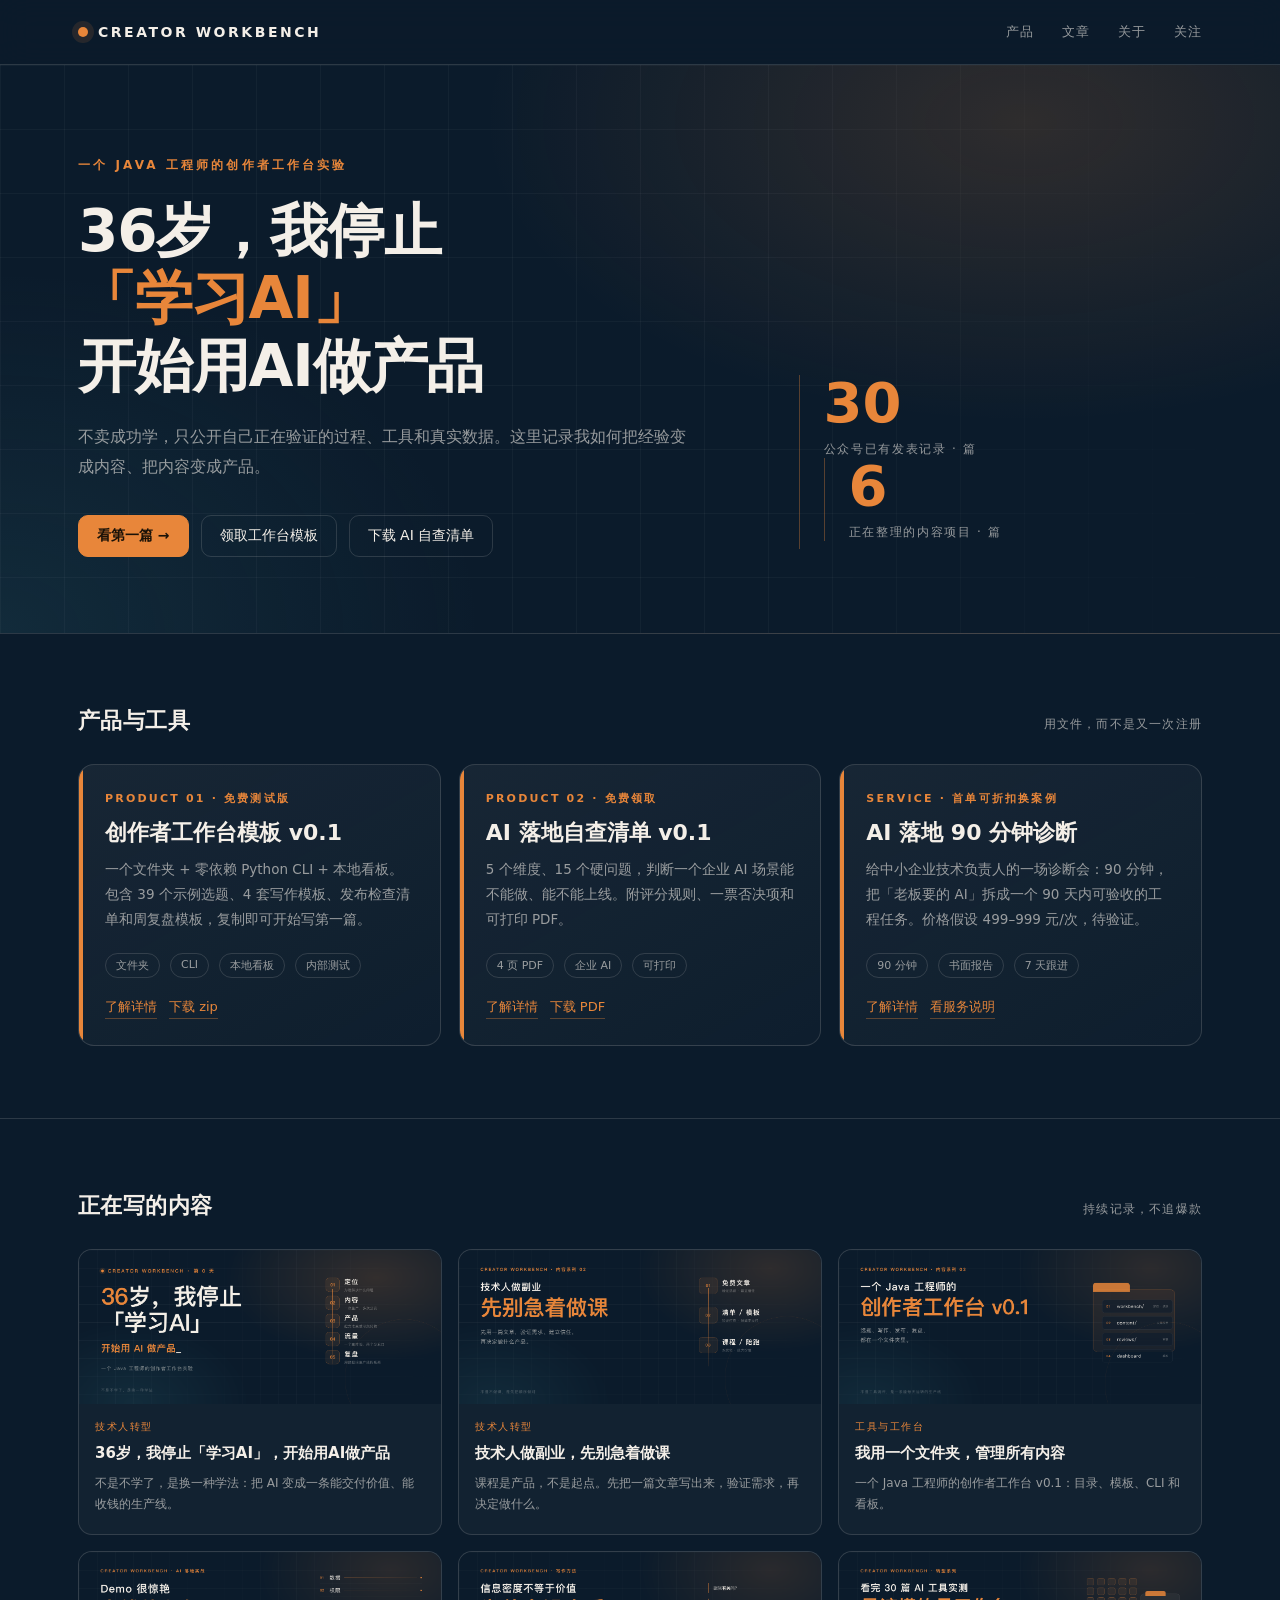
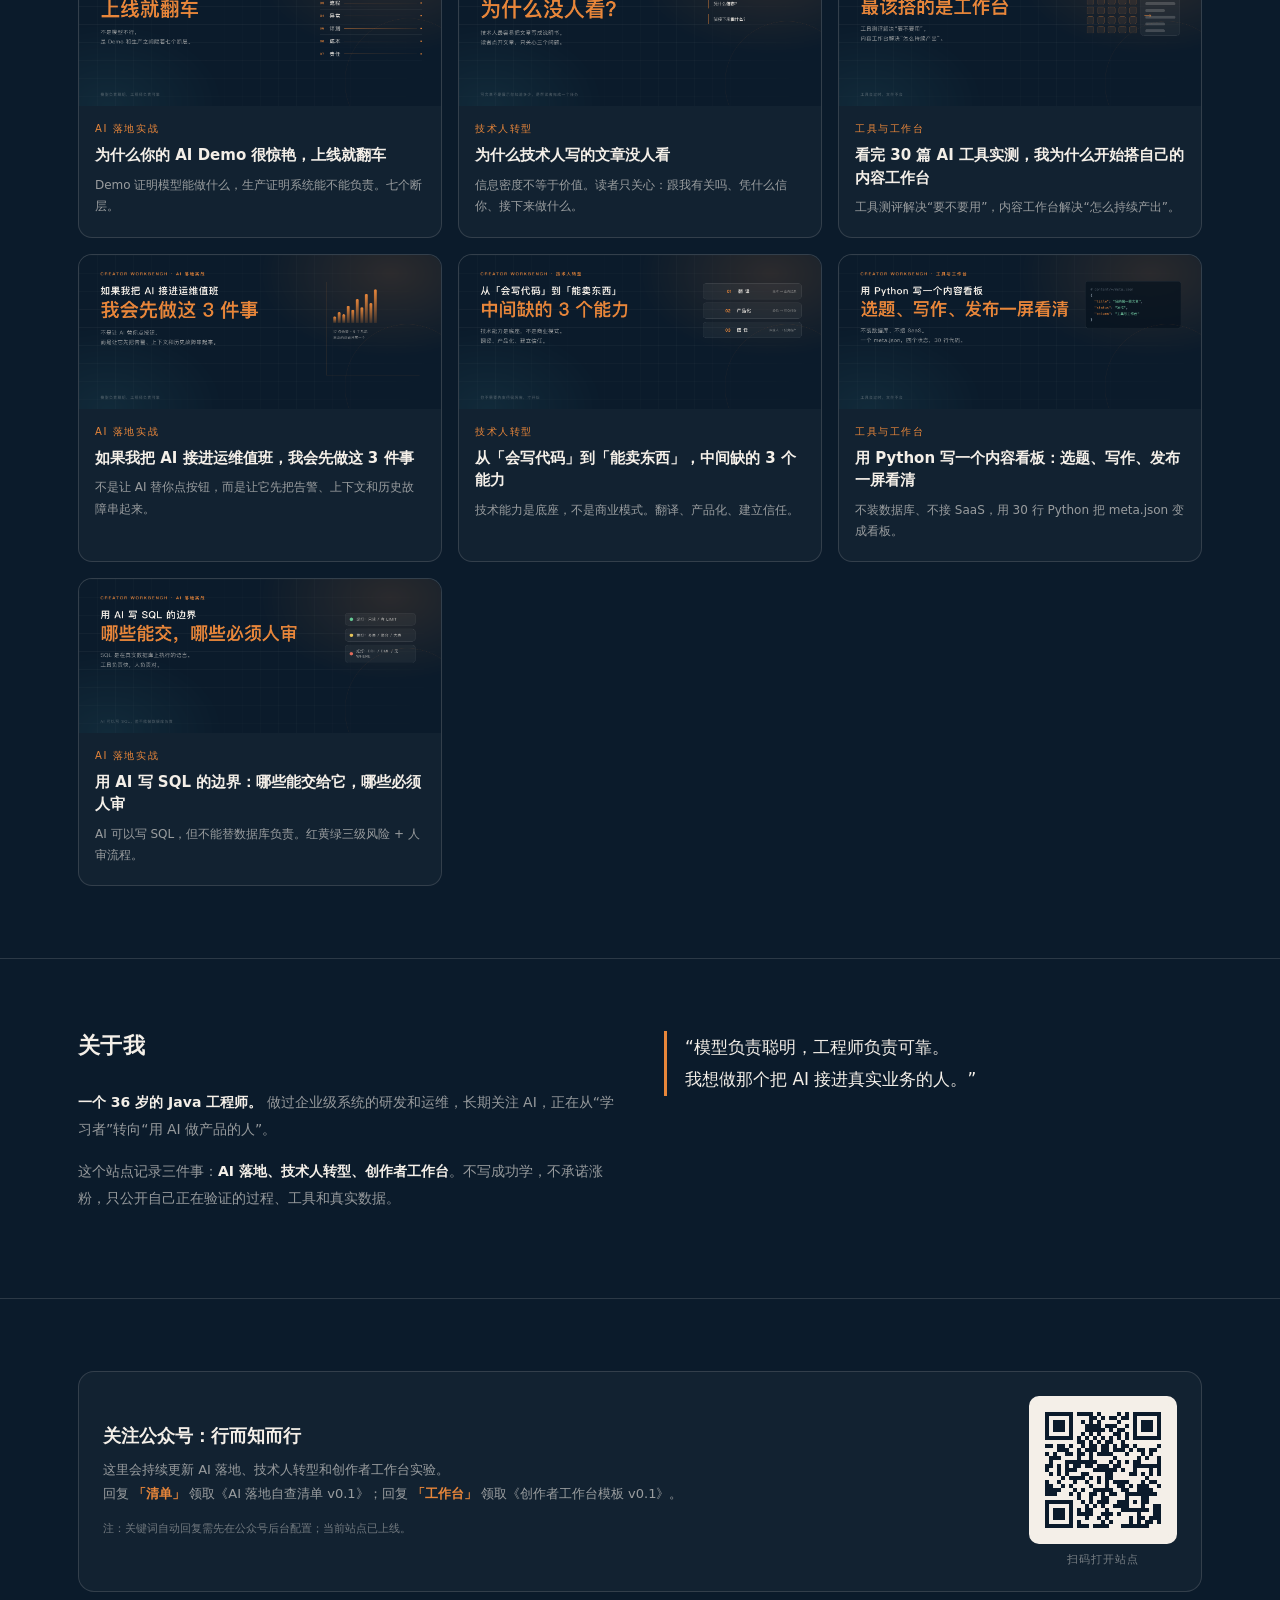
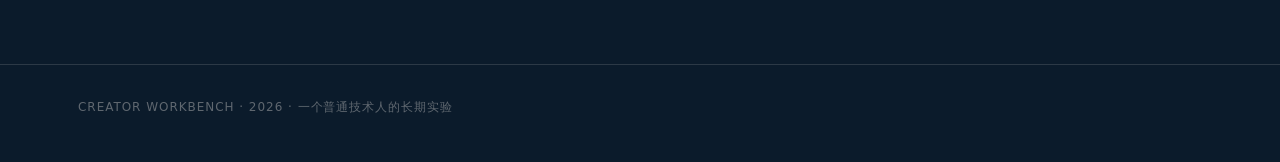
<file: index.html>
<!doctype html>
<html lang="zh-CN">
<head>
<meta charset="utf-8">
<meta name="viewport" content="width=device-width, initial-scale=1">
<meta name="description" content="一个 36 岁 Java 工程师的创作者工作台实验：AI 落地、技术人转型、内容与产品。">
<meta property="og:type" content="website">
<meta property="og:title" content="创作者工作台 · 一个 36 岁 Java 工程师的转型实验">
<meta property="og:description" content="不卖成功学，只公开自己正在验证的过程、工具和真实数据。">
<meta property="og:image" content="assets/og-image.png">
<meta name="twitter:card" content="summary_large_image">
<link rel="icon" href="favicon.svg" type="image/svg+xml">
<link rel="alternate" type="application/rss+xml" title="创作者工作台 RSS" href="feed.xml">
<title>创作者工作台 · 一个 36 岁 Java 工程师的转型实验</title>
<style>
  :root{
    --navy:#0B1B2B; --navy2:#10283D; --orange:#E8863A; --cream:#F4EFE8; --dim:rgba(244,239,232,.6); --line:rgba(244,239,232,.14);
    --max:1180px;
  }
  *{box-sizing:border-box;margin:0;padding:0}
  html{scroll-behavior:smooth}
  body{background:var(--navy);color:var(--cream);font-family:"PingFang SC","Hiragino Sans GB","Microsoft YaHei",system-ui,sans-serif;-webkit-font-smoothing:antialiased}
  a{color:inherit;text-decoration:none}
  .wrap{max-width:var(--max);margin:0 auto;padding:0 28px}
  .nav{position:sticky;top:0;z-index:20;background:rgba(11,27,43,.82);backdrop-filter:blur(16px);border-bottom:1px solid var(--line)}
  .nav-in{height:64px;display:flex;align-items:center;justify-content:space-between}
  .brand{display:flex;align-items:center;gap:10px;font-size:14px;letter-spacing:.18em;font-weight:700}
  .mark{width:10px;height:10px;border-radius:50%;background:var(--orange);box-shadow:0 0 0 6px rgba(232,134,58,.12)}
  .nav-links{display:flex;gap:28px;font-size:13px;color:var(--dim);letter-spacing:.08em}
  .nav-links a:hover{color:var(--orange)}
  .hero{position:relative;overflow:hidden;padding:92px 0 76px;border-bottom:1px solid var(--line);background:
    radial-gradient(900px 500px at 80% 10%,rgba(232,134,58,.16),transparent 60%),
    radial-gradient(800px 600px at 0% 100%,rgba(45,106,120,.2),transparent 60%)}
  .hero:before{content:"";position:absolute;inset:0;background-image:linear-gradient(rgba(255,255,255,.035) 1px,transparent 1px),linear-gradient(90deg,rgba(255,255,255,.035) 1px,transparent 1px);background-size:64px 64px;mask-image:linear-gradient(90deg,#000 0%,#000 60%,transparent 100%)}
  .hero-in{position:relative;display:grid;grid-template-columns:1.25fr .75fr;gap:48px;align-items:end}
  .eyebrow{color:var(--orange);font-size:12px;letter-spacing:.26em;font-weight:600}
  h1{font-size:clamp(36px,4.8vw,58px);line-height:1.16;letter-spacing:-.02em;font-weight:800;margin-top:24px;max-width:760px}
  h1 span{color:var(--orange)}
  .lead{margin-top:22px;color:var(--dim);font-size:16px;line-height:1.9;max-width:620px}
  .actions{display:flex;flex-wrap:wrap;gap:12px;margin-top:32px}
  .btn{display:inline-flex;align-items:center;gap:8px;height:42px;padding:0 18px;border-radius:10px;font-size:14px;border:1px solid var(--line);color:var(--cream);transition:.2s}
  .btn:hover{border-color:var(--orange);color:var(--orange)}
  .btn.primary{background:var(--orange);border-color:var(--orange);color:#1a1208;font-weight:700}
  .btn.primary:hover{background:#f19a53;color:#1a1208}
  .hero-stat{border-left:1px solid rgba(232,134,58,.35);padding-left:24px;margin-bottom:8px}
  .hero-stat .big{font-size:56px;font-weight:800;color:var(--orange);line-height:1}
  .hero-stat .cap{font-size:12px;color:var(--dim);letter-spacing:.14em;margin-top:10px}
  .section{padding:72px 0;border-bottom:1px solid var(--line)}
  .section-head{display:flex;align-items:baseline;justify-content:space-between;gap:20px;margin-bottom:28px}
  .section-title{font-size:22px;font-weight:700;letter-spacing:.02em}
  .section-note{font-size:12px;color:var(--dim);letter-spacing:.1em}
  .products{display:grid;grid-template-columns:repeat(3,1fr);gap:18px}
  .product{border:1px solid var(--line);background:linear-gradient(150deg,rgba(244,239,232,.055),rgba(244,239,232,.015));border-radius:16px;padding:26px;position:relative;overflow:hidden}
  .product:before{content:"";position:absolute;left:0;top:0;width:4px;height:100%;background:var(--orange)}
  .product .k{font-size:11px;color:var(--orange);letter-spacing:.2em;font-weight:600}
  .product h3{font-size:22px;margin:12px 0 10px;line-height:1.35}
  .product p{font-size:13.5px;line-height:1.85;color:var(--dim);min-height:78px}
  .product .meta{display:flex;gap:10px;flex-wrap:wrap;margin:18px 0 20px}
  .pill{font-size:11px;border:1px solid var(--line);border-radius:999px;padding:4px 10px;color:var(--dim)}
  .product .links{display:flex;gap:12px;flex-wrap:wrap;font-size:13px}
  .product .links a{color:var(--orange);border-bottom:1px solid rgba(232,134,58,.35);padding-bottom:2px}
  .articles{display:grid;grid-template-columns:repeat(3,1fr);gap:16px}
  .article{border:1px solid var(--line);border-radius:14px;overflow:hidden;background:rgba(244,239,232,.03);transition:.2s}
  .article:hover{border-color:rgba(232,134,58,.5);transform:translateY(-2px)}
  .article img{display:block;width:100%;aspect-ratio:2.35/1;object-fit:cover;background:#10283D}
  .article-body{padding:16px 16px 18px}
  .article .tag{font-size:10px;color:var(--orange);letter-spacing:.16em}
  .article h3{font-size:15px;line-height:1.5;margin-top:8px;font-weight:600}
  .article p{font-size:12px;color:var(--dim);line-height:1.8;margin-top:8px;display:-webkit-box;-webkit-line-clamp:2;-webkit-box-orient:vertical;overflow:hidden}
  .about{display:grid;grid-template-columns:1fr 1fr;gap:48px;align-items:start}
  .about p{font-size:14px;line-height:1.95;color:var(--dim);margin-bottom:14px}
  .about strong{color:var(--cream)}
  .quote{border-left:3px solid var(--orange);padding-left:18px;color:var(--cream);font-size:17px;line-height:1.9}
  .contact{border:1px solid var(--line);border-radius:16px;padding:24px;background:rgba(244,239,232,.03)}
  .contact h3{font-size:18px;margin-bottom:10px}
  .contact p{font-size:13px;color:var(--dim);line-height:1.9}
  .contact .kw{color:var(--orange);font-weight:600}
  footer{padding:34px 0 46px;color:rgba(244,239,232,.36);font-size:12px;letter-spacing:.08em}
  @media(max-width:900px){.hero-in{grid-template-columns:1fr}.hero-stat{border-left:0;border-top:1px solid var(--line);padding:20px 0 0}.products{grid-template-columns:1fr}.articles{grid-template-columns:repeat(2,1fr)}.about{grid-template-columns:1fr}}
  @media(max-width:560px){.nav-links{display:none}.articles{grid-template-columns:1fr}.section{padding:56px 0}.hero{padding:70px 0 60px}}
</style>
<script type="application/ld+json">{"@context":"https://schema.org","@type":"Person","name":"一个 36 岁的 Java 工程师","description":"AI 落地、技术人转型、创作者工作台实验","url":"https://striveh.github.io/creator-workbench-site/","sameAs":["https://github.com/striveh/creator-workbench-site"]}</script>
</head>
<body>
<nav class="nav"><div class="wrap nav-in">
  <div class="brand"><span class="mark"></span>CREATOR WORKBENCH</div>
  <div class="nav-links"><a href="#products">产品</a><a href="#articles">文章</a><a href="#about">关于</a><a href="#contact">关注</a></div>
</div></nav>

<header class="hero"><div class="wrap hero-in">
  <div>
    <div class="eyebrow">一个 JAVA 工程师的创作者工作台实验</div>
    <h1>36岁，我停止<br><span>「学习AI」</span><br>开始用AI做产品</h1>
    <p class="lead">不卖成功学，只公开自己正在验证的过程、工具和真实数据。这里记录我如何把经验变成内容、把内容变成产品。</p>
    <div class="actions">
      <a class="btn primary" href="articles/2026-11-09-stop-learning-ai/index.html">看第一篇 →</a>
      <a class="btn" href="downloads/creator-workbench-template-v0.1.zip">领取工作台模板</a>
      <a class="btn" href="downloads/AI落地自查清单-v0.1.pdf">下载 AI 自查清单</a>
    </div>
  </div>
  <div class="hero-stat"><div class="big">30</div><div class="cap">公众号已有发表记录 · 篇</div><div class="hero-stat"><div class="big">6</div><div class="cap">正在整理的内容项目 · 篇</div></div></div>
</div></header>

<main>
  <section class="section" id="products"><div class="wrap">
    <div class="section-head"><h2 class="section-title">产品与工具</h2><span class="section-note">用文件，而不是又一次注册</span></div>
    <div class="products">
      <article class="product">
        <div class="k">PRODUCT 01 · 免费测试版</div>
        <h3>创作者工作台模板 v0.1</h3>
        <p>一个文件夹 + 零依赖 Python CLI + 本地看板。包含 39 个示例选题、4 套写作模板、发布检查清单和周复盘模板，复制即可开始写第一篇。</p>
        <div class="meta"><span class="pill">文件夹</span><span class="pill">CLI</span><span class="pill">本地看板</span><span class="pill">内部测试</span></div>
        <div class="links"><a href="products/creator-workbench-template.html">了解详情</a><a href="downloads/creator-workbench-template-v0.1.zip">下载 zip</a></div>
      </article>
      <article class="product">
        <div class="k">PRODUCT 02 · 免费领取</div>
        <h3>AI 落地自查清单 v0.1</h3>
        <p>5 个维度、15 个硬问题，判断一个企业 AI 场景能不能做、能不能上线。附评分规则、一票否决项和可打印 PDF。</p>
        <div class="meta"><span class="pill">4 页 PDF</span><span class="pill">企业 AI</span><span class="pill">可打印</span></div>
        <div class="links"><a href="products/ai-landing-checklist.html">了解详情</a><a href="downloads/AI落地自查清单-v0.1.pdf">下载 PDF</a></div>
      </article>
      <article class="product">
        <div class="k">SERVICE · 首单可折扣换案例</div>
        <h3>AI 落地 90 分钟诊断</h3>
        <p>给中小企业技术负责人的一场诊断会：90 分钟，把「老板要的 AI」拆成一个 90 天内可验收的工程任务。价格假设 499–999 元/次，待验证。</p>
        <div class="meta"><span class="pill">90 分钟</span><span class="pill">书面报告</span><span class="pill">7 天跟进</span></div>
        <div class="links"><a href="products/ai-diagnosis.html">了解详情</a><a href="downloads/AI落地90分钟诊断-服务说明.pdf">看服务说明</a></div>
      </article>
    </div>
  </div></section>

  <section class="section" id="articles"><div class="wrap">
    <div class="section-head"><h2 class="section-title">正在写的内容</h2><span class="section-note">持续记录，不追爆款</span></div>
    <div class="articles">
      <a class="article" href="articles/2026-11-09-stop-learning-ai/index.html"><img src="assets/article-01-cover.png" alt="36岁，我停止「学习AI」"><div class="article-body"><div class="tag">技术人转型</div><h3>36岁，我停止「学习AI」，开始用AI做产品</h3><p>不是不学了，是换一种学法：把 AI 变成一条能交付价值、能收钱的生产线。</p></div></a>
      <a class="article" href="articles/2026-11-10-side-business-first-article/index.html"><img src="assets/article-02-cover.png" alt="技术人做副业"><div class="article-body"><div class="tag">技术人转型</div><h3>技术人做副业，先别急着做课</h3><p>课程是产品，不是起点。先把一篇文章写出来，验证需求，再决定做什么。</p></div></a>
      <a class="article" href="articles/2026-11-15-creator-workbench-v01/index.html"><img src="assets/article-03-cover.png" alt="我用一个文件夹管理所有内容"><div class="article-body"><div class="tag">工具与工作台</div><h3>我用一个文件夹，管理所有内容</h3><p>一个 Java 工程师的创作者工作台 v0.1：目录、模板、CLI 和看板。</p></div></a>
      <a class="article" href="articles/2026-11-18-ai-demo-to-production/index.html"><img src="assets/article-04-cover.png" alt="AI Demo 上线翻车"><div class="article-body"><div class="tag">AI 落地实战</div><h3>为什么你的 AI Demo 很惊艳，上线就翻车</h3><p>Demo 证明模型能做什么，生产证明系统能不能负责。七个断层。</p></div></a>
      <a class="article" href="articles/2026-11-21-why-tech-articles-flop/index.html"><img src="assets/article-05-cover.png" alt="为什么技术人写的文章没人看"><div class="article-body"><div class="tag">技术人转型</div><h3>为什么技术人写的文章没人看</h3><p>信息密度不等于价值。读者只关心：跟我有关吗、凭什么信你、接下来做什么。</p></div></a>
      <a class="article" href="articles/2026-11-24-30-tools-workbench/index.html"><img src="assets/article-06-cover.png" alt="30篇工具实测之后"><div class="article-body"><div class="tag">工具与工作台</div><h3>看完 30 篇 AI 工具实测，我为什么开始搭自己的内容工作台</h3><p>工具测评解决“要不要用”，内容工作台解决“怎么持续产出”。</p></div></a>
      <a class="article" href="articles/2026-11-27-ai-ops-oncall/index.html"><img src="assets/article-07-cover.png" alt="如果我把 AI 接进运维值班"><div class="article-body"><div class="tag">AI 落地实战</div><h3>如果我把 AI 接进运维值班，我会先做这 3 件事</h3><p>不是让 AI 替你点按钮，而是让它先把告警、上下文和历史故障串起来。</p></div></a>
      <a class="article" href="articles/2026-11-30-code-to-selling/index.html"><img src="assets/article-08-cover.png" alt="从会写代码到能卖东西"><div class="article-body"><div class="tag">技术人转型</div><h3>从「会写代码」到「能卖东西」，中间缺的 3 个能力</h3><p>技术能力是底座，不是商业模式。翻译、产品化、建立信任。</p></div></a>
      <a class="article" href="articles/2026-12-03-python-content-dashboard/index.html"><img src="assets/article-09-cover.png" alt="用 Python 写一个内容看板"><div class="article-body"><div class="tag">工具与工作台</div><h3>用 Python 写一个内容看板：选题、写作、发布一屏看清</h3><p>不装数据库、不接 SaaS，用 30 行 Python 把 meta.json 变成看板。</p></div></a>
      <a class="article" href="articles/2026-12-09-ai-sql-boundary/index.html"><img src="assets/article-10-cover.png" alt="用 AI 写 SQL 的边界"><div class="article-body"><div class="tag">AI 落地实战</div><h3>用 AI 写 SQL 的边界：哪些能交给它，哪些必须人审</h3><p>AI 可以写 SQL，但不能替数据库负责。红黄绿三级风险 + 人审流程。</p></div></a>




    </div>
  </div></section>

  <section class="section" id="about"><div class="wrap about">
    <div>
      <div class="section-head"><h2 class="section-title">关于我</h2></div>
      <p><strong>一个 36 岁的 Java 工程师。</strong> 做过企业级系统的研发和运维，长期关注 AI，正在从“学习者”转向“用 AI 做产品的人”。</p>
      <p>这个站点记录三件事：<strong>AI 落地、技术人转型、创作者工作台</strong>。不写成功学，不承诺涨粉，只公开自己正在验证的过程、工具和真实数据。</p>
    </div>
    <div class="quote">“模型负责聪明，工程师负责可靠。<br>我想做那个把 AI 接进真实业务的人。”</div>
  </div></section>

  <section class="section" id="contact"><div class="wrap">
    <div class="contact" style="display:flex;gap:26px;align-items:center;flex-wrap:wrap">
      <div style="flex:1;min-width:280px">
        <h3>关注公众号：行而知而行</h3>
        <p>这里会持续更新 AI 落地、技术人转型和创作者工作台实验。<br>回复 <span class="kw">「清单」</span> 领取《AI 落地自查清单 v0.1》；回复 <span class="kw">「工作台」</span> 领取《创作者工作台模板 v0.1》。</p>
        <p style="margin-top:12px;font-size:11px;opacity:.7">注：关键词自动回复需先在公众号后台配置；当前站点已上线。</p>
      </div>
      <div style="text-align:center;color:rgba(244,239,232,.45);font-size:11px;letter-spacing:.08em">
        <img src="assets/site-qr.png" alt="扫码打开创作者工作台" style="width:148px;height:148px;display:block;border:8px solid #F4EFE8;border-radius:10px;background:#F4EFE8;margin-bottom:8px">
        扫码打开站点
      </div>
    </div>
  </div></section>
</main>
<footer><div class="wrap">CREATOR WORKBENCH · 2026 · 一个普通技术人的长期实验</div></footer>
</body>
</html>
</file>
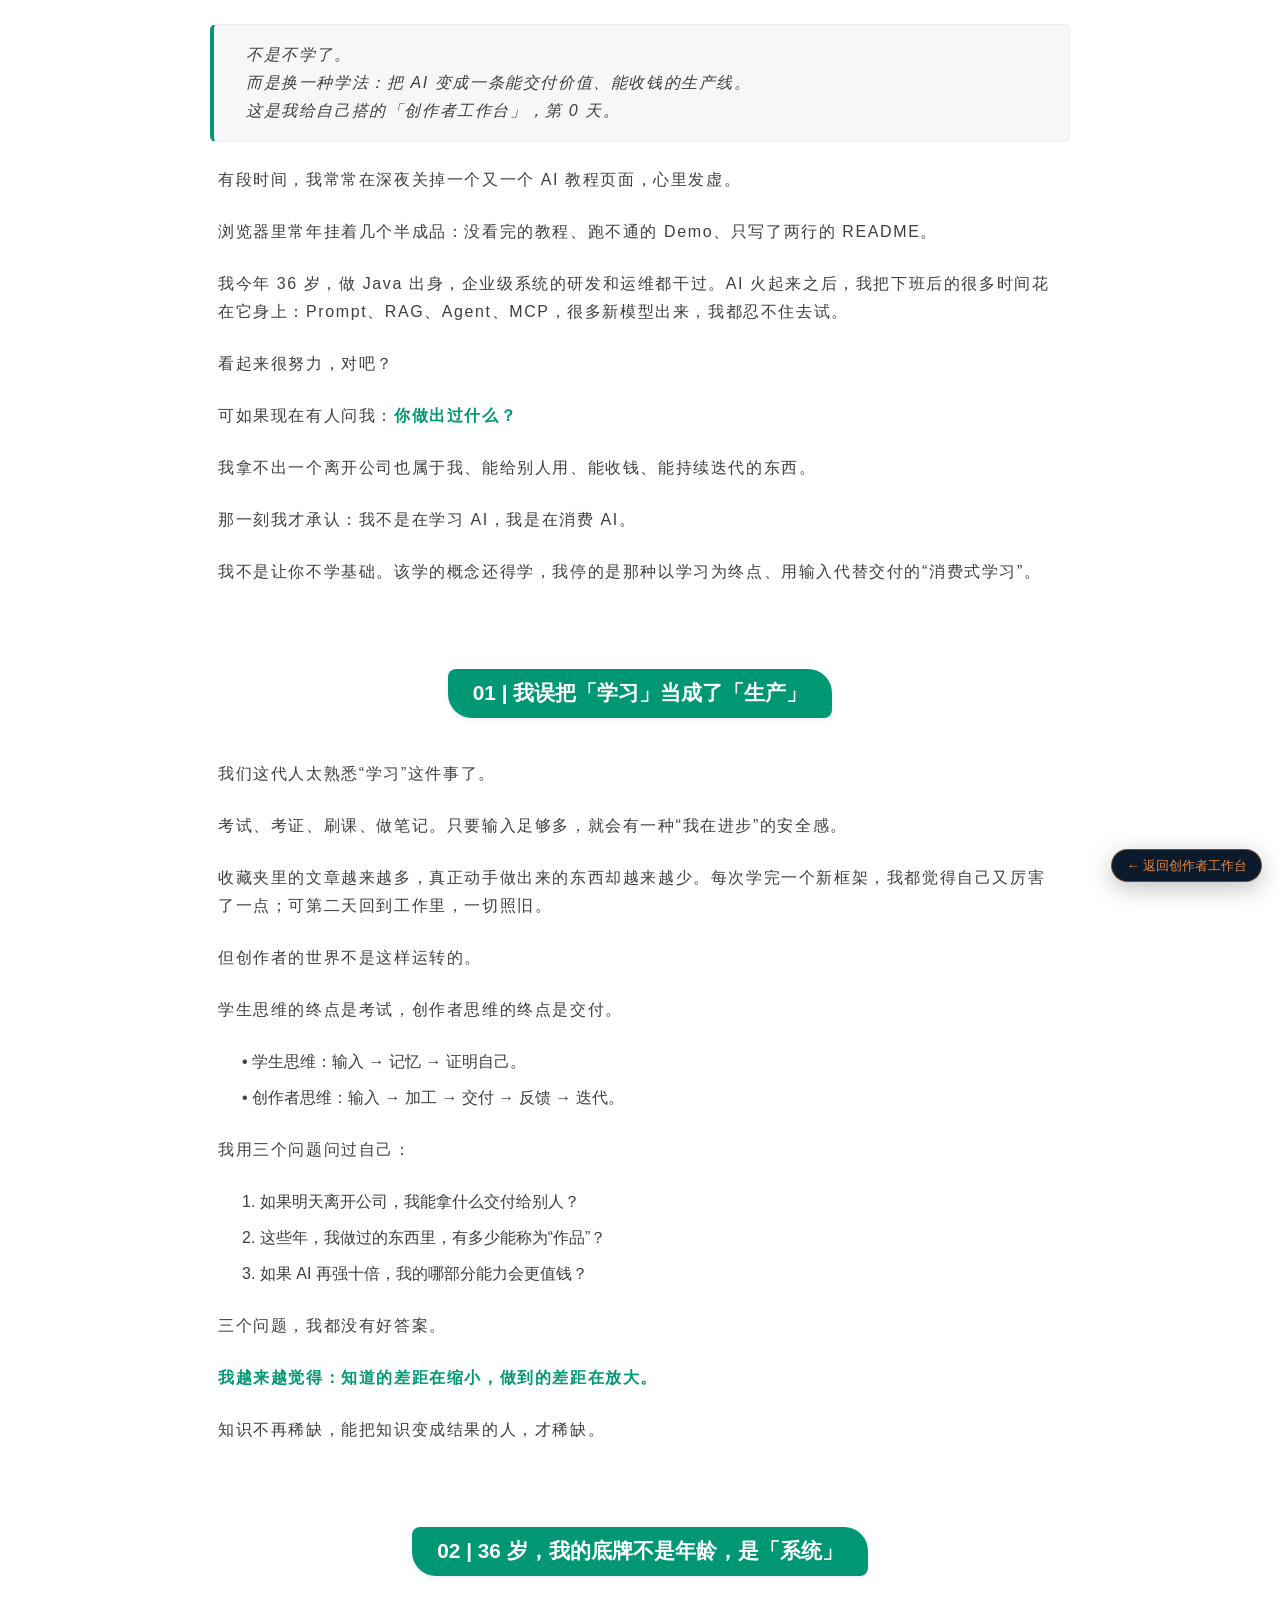
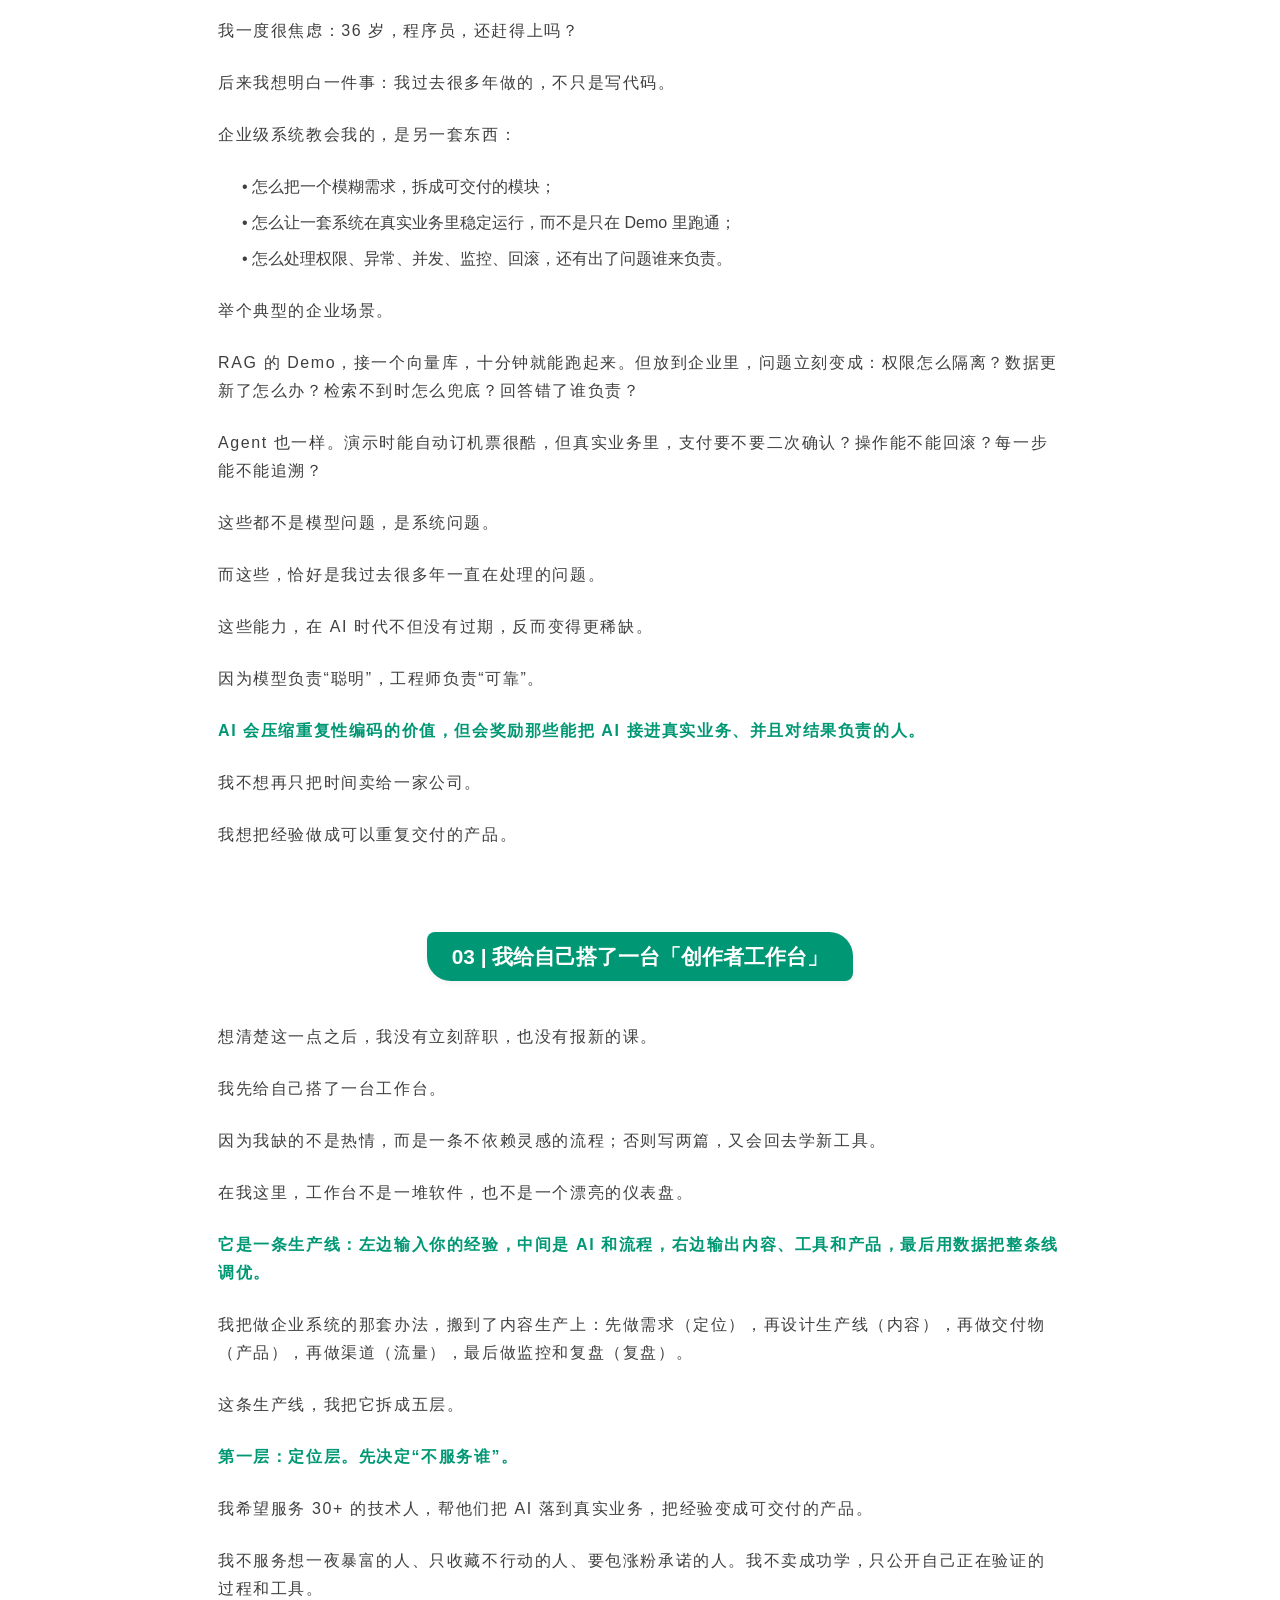
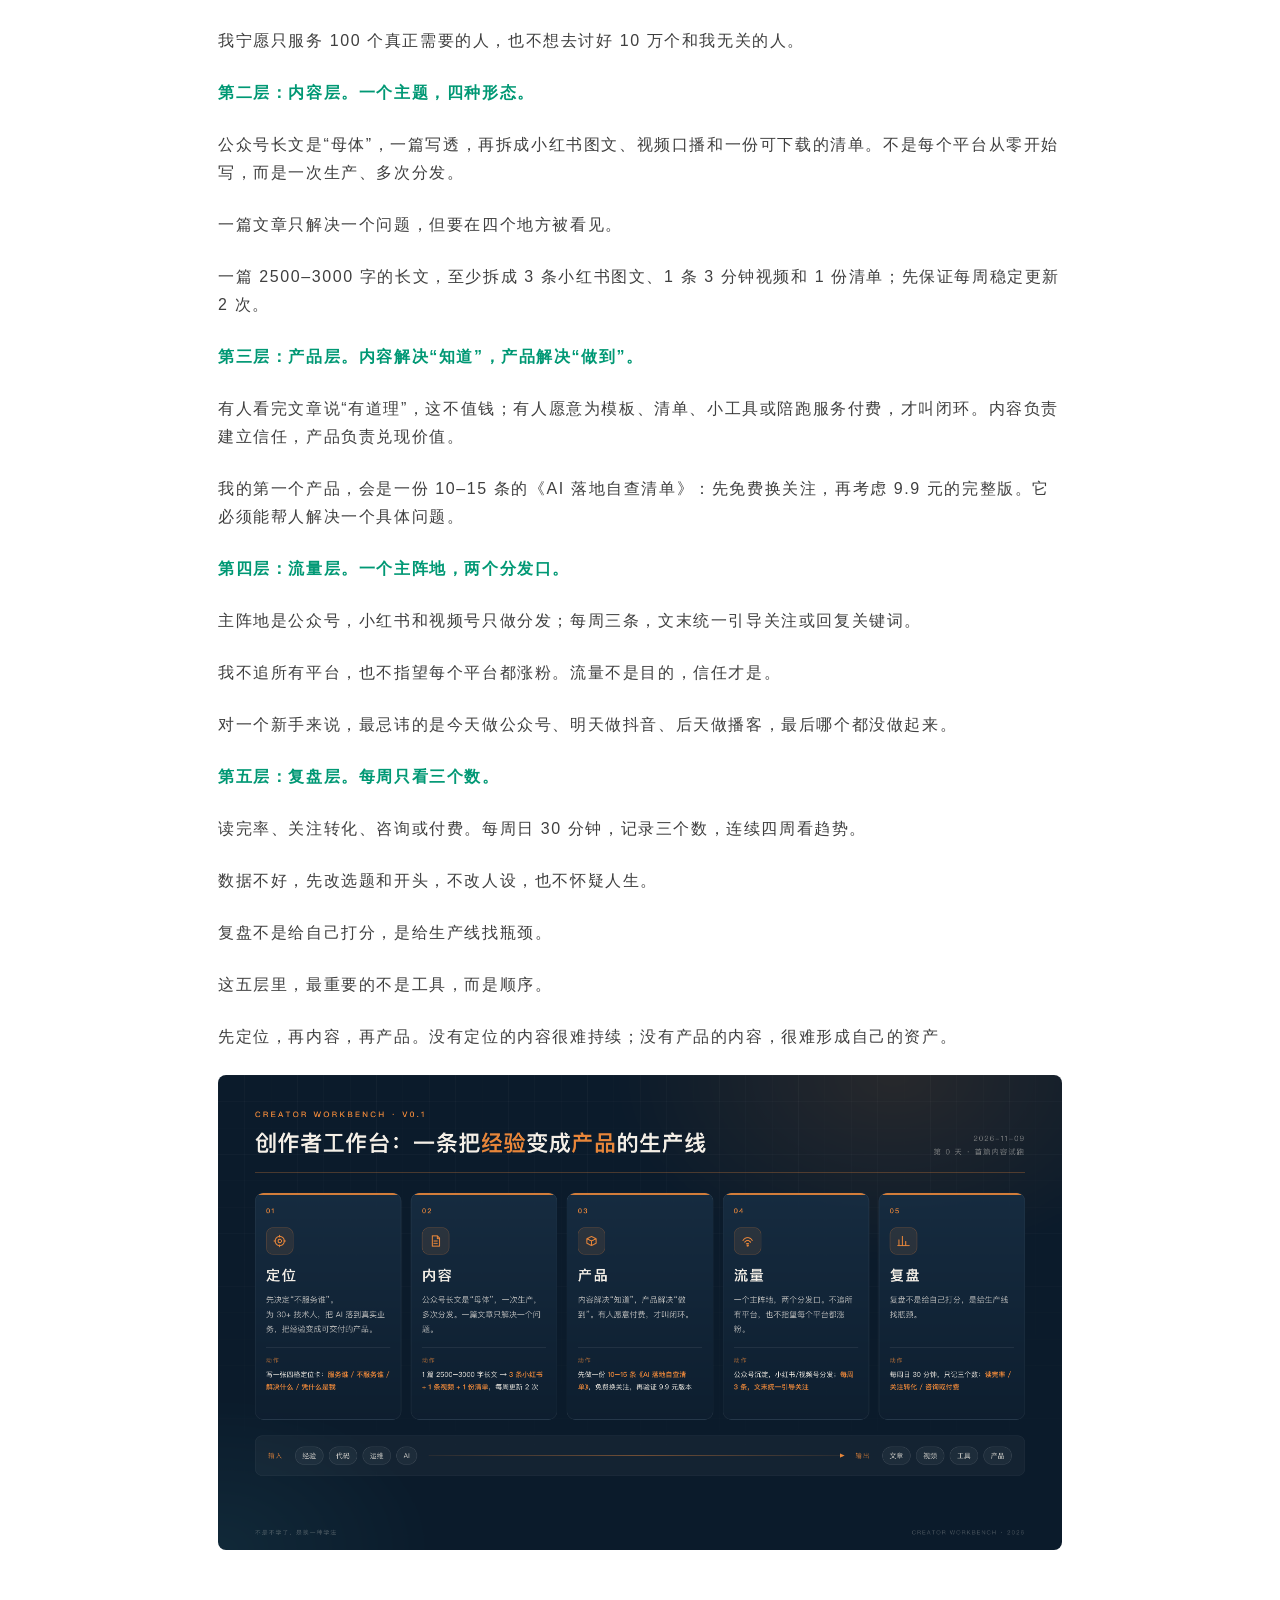
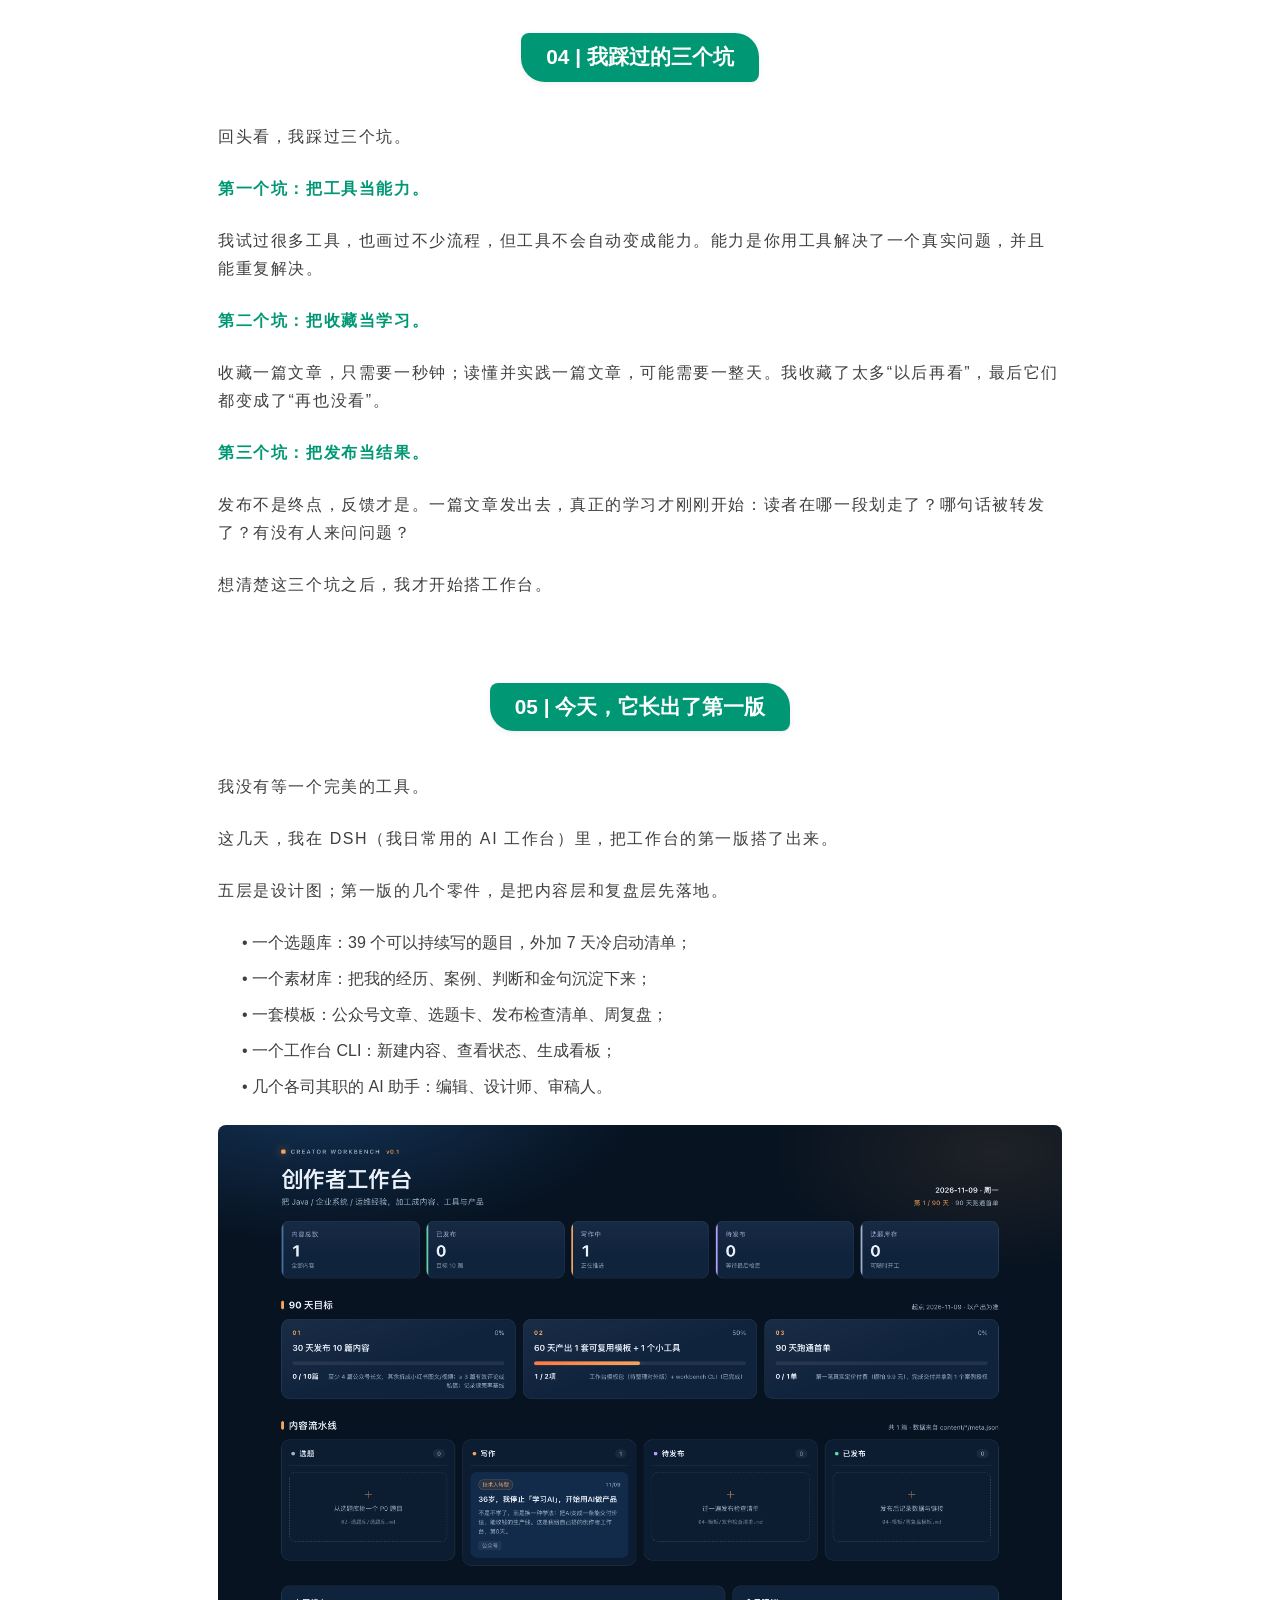
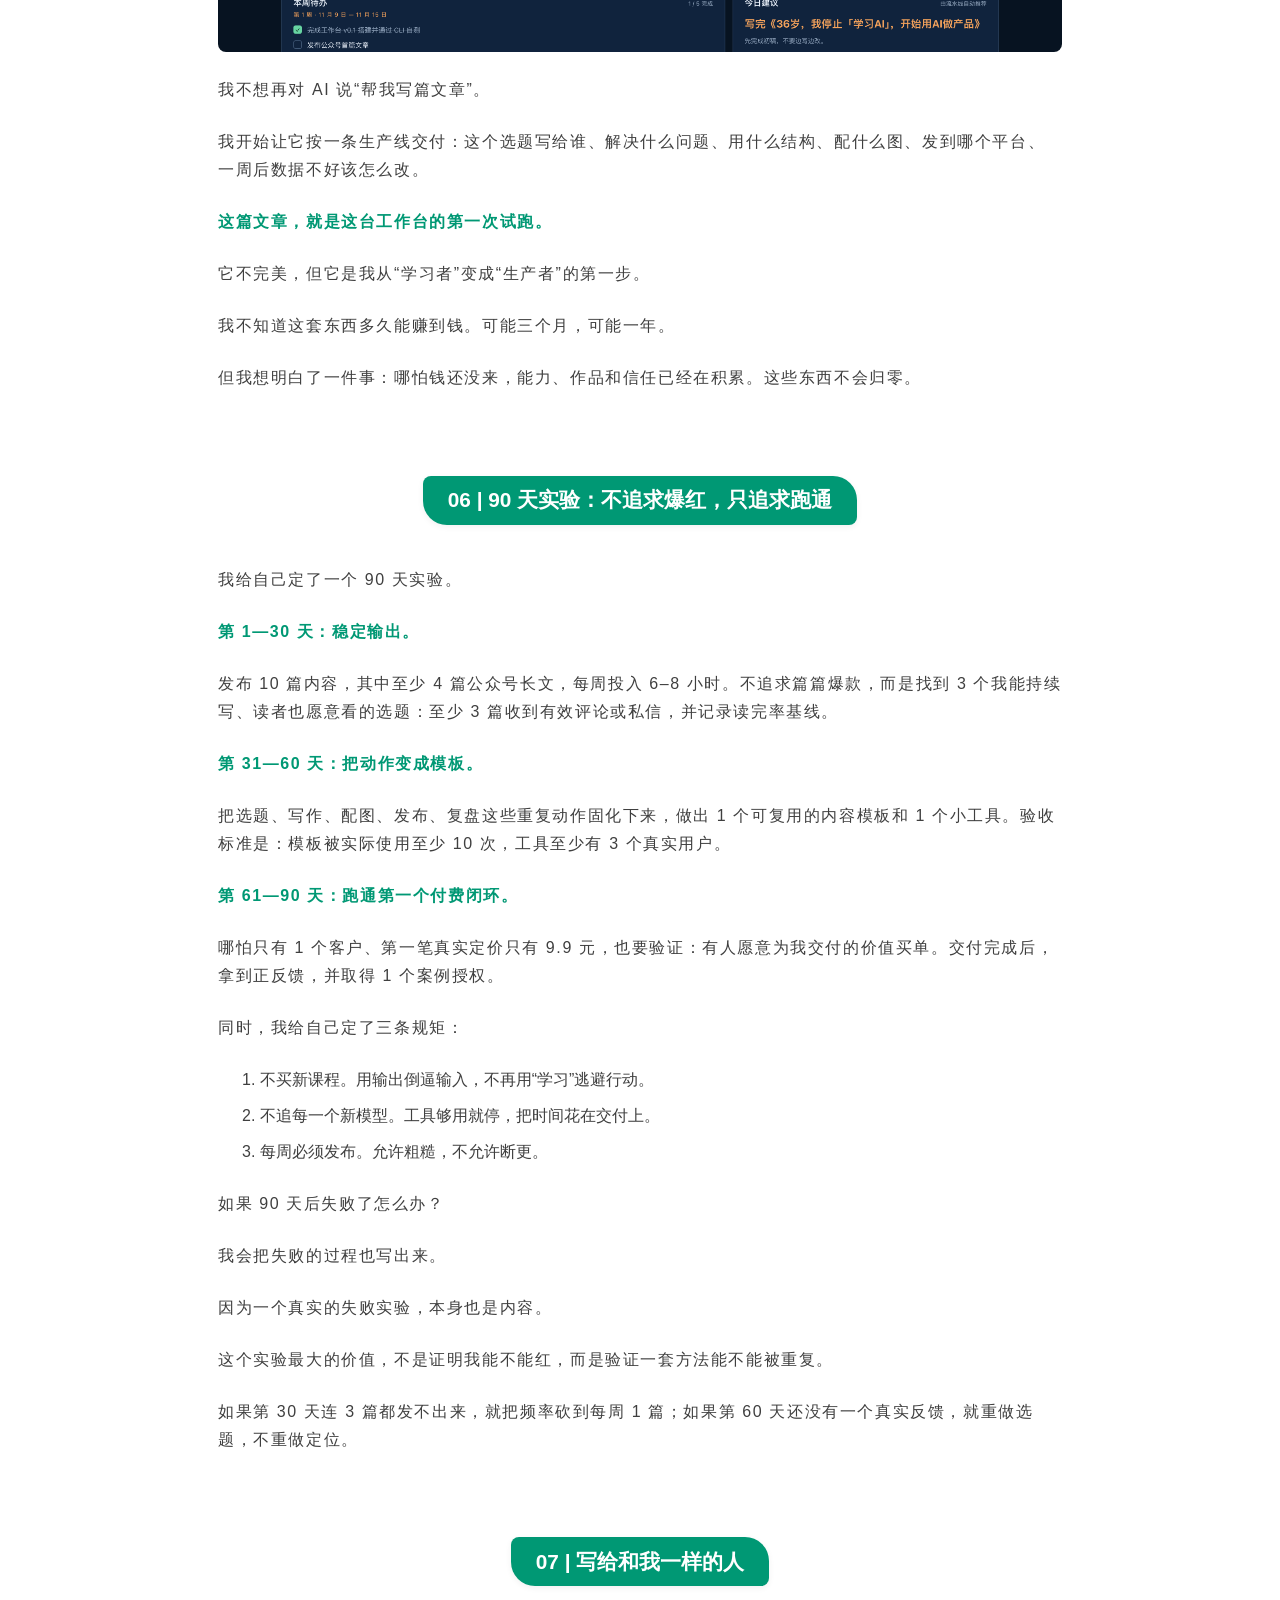
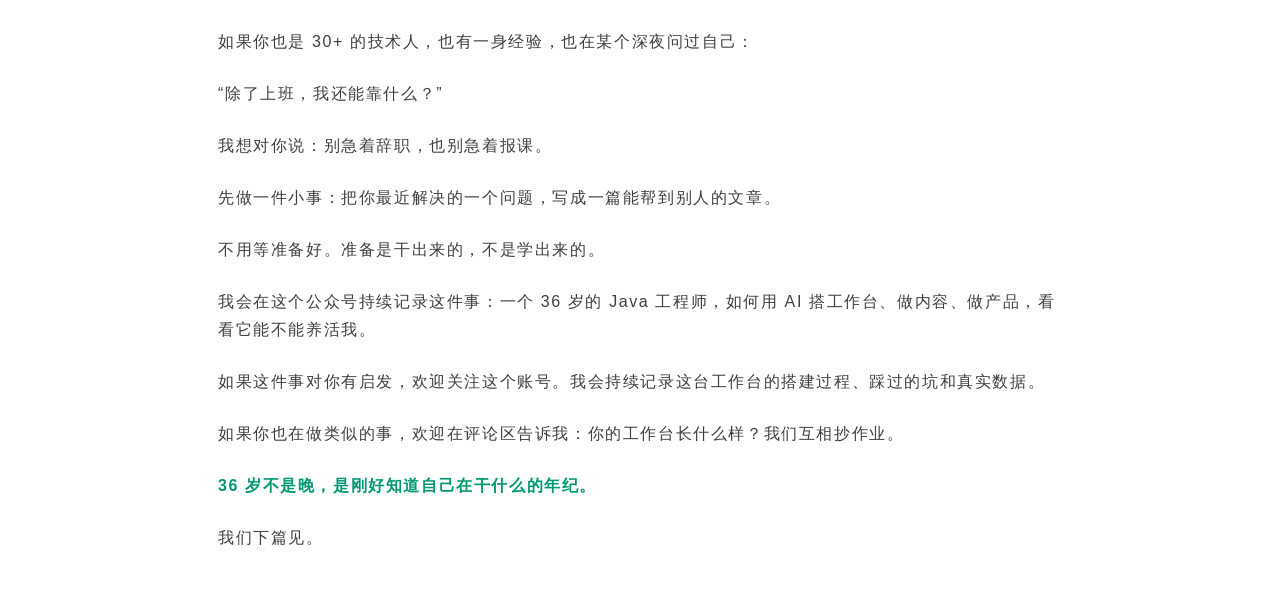
<file: articles/2026-11-09-stop-learning-ai/index.html>
<!doctype html>
<html style="      ">
<head>
  <meta charset="utf-8">
  <meta name="viewport" content="width=device-width, initial-scale=1">
  <title>36岁，我停止「学习AI」，开始用AI做产品</title>
  <meta name="description" content="不是不学了，而是换一种学法：把AI变成一条能交付价值、能收钱的生产线。这是我给自己搭的创作者工作台，第0天。">
  
  
</head>
<body style="padding: 24px; background: #ffffff; max-width: 860px; margin: 0 auto; font-family: -apple-system-font,BlinkMacSystemFont, Helvetica Neue, PingFang SC, Hiragino Sans GB , Microsoft YaHei UI , Microsoft YaHei ,Arial,sans-serif; font-size: 16px; line-height: 1.75; text-align: left;">
  <div id="output">
<section class="container" style="font-family: -apple-system-font,BlinkMacSystemFont, Helvetica Neue, PingFang SC, Hiragino Sans GB , Microsoft YaHei UI , Microsoft YaHei ,Arial,sans-serif; font-size: 16px; line-height: 1.75; text-align: left;"><blockquote class="blockquote" style="margin-right: 0; margin-left: 0; border-left: 4px solid #009874; border-radius: 6px; background: #f7f7f7; margin-bottom: 1em; font-style: italic; padding: 1em 1em 1em 2em; color: rgba(0, 0, 0, 0.6); border-bottom: 0.2px solid rgba(0, 0, 0, 0.04); border-top: 0.2px solid rgba(0, 0, 0, 0.04); border-right: 0.2px solid rgba(0, 0, 0, 0.04); margin-top: 0 !important;"><p class="p" style="display: block; font-size: 1em; letter-spacing: 0.1em; color: #3f3f3f; margin: 0;">不是不学了。</p><p class="p" style="display: block; font-size: 1em; letter-spacing: 0.1em; color: #3f3f3f; margin: 0;">而是换一种学法：把 AI 变成一条能交付价值、能收钱的生产线。</p><p class="p" style="display: block; font-size: 1em; letter-spacing: 0.1em; color: #3f3f3f; margin: 0;">这是我给自己搭的「创作者工作台」，第 0 天。</p></blockquote><p class="p" style="margin: 1.5em 8px; letter-spacing: 0.1em; color: #3f3f3f;">有段时间，我常常在深夜关掉一个又一个 AI 教程页面，心里发虚。</p><p class="p" style="margin: 1.5em 8px; letter-spacing: 0.1em; color: #3f3f3f;">浏览器里常年挂着几个半成品：没看完的教程、跑不通的 Demo、只写了两行的 README。</p><p class="p" style="margin: 1.5em 8px; letter-spacing: 0.1em; color: #3f3f3f;">我今年 36 岁，做 Java 出身，企业级系统的研发和运维都干过。AI 火起来之后，我把下班后的很多时间花在它身上：Prompt、RAG、Agent、MCP，很多新模型出来，我都忍不住去试。</p><p class="p" style="margin: 1.5em 8px; letter-spacing: 0.1em; color: #3f3f3f;">看起来很努力，对吧？</p><p class="p" style="margin: 1.5em 8px; letter-spacing: 0.1em; color: #3f3f3f;">可如果现在有人问我：<strong style="color: #009874; font-weight: bold; font-size: inherit;">你做出过什么？</strong></p><p class="p" style="margin: 1.5em 8px; letter-spacing: 0.1em; color: #3f3f3f;">我拿不出一个离开公司也属于我、能给别人用、能收钱、能持续迭代的东西。</p><p class="p" style="margin: 1.5em 8px; letter-spacing: 0.1em; color: #3f3f3f;">那一刻我才承认：我不是在学习 AI，我是在消费 AI。</p><p class="p" style="margin: 1.5em 8px; letter-spacing: 0.1em; color: #3f3f3f;">我不是让你不学基础。该学的概念还得学，我停的是那种以学习为终点、用输入代替交付的“消费式学习”。</p><h2 class="h2" data-heading="true" style="display: table; margin: 4em auto 2em; color: #fff; background: #009874; font-weight: bold; text-align: center; padding: 0.3em 1.2em; font-size: calc(16px * 1.3); border-radius: 8px 24px 8px 24px; box-shadow: 0 2px 6px rgba(0, 0, 0, 0.06);">01 | 我误把「学习」当成了「生产」</h2><p class="p" style="margin: 1.5em 8px; letter-spacing: 0.1em; color: #3f3f3f;">我们这代人太熟悉“学习”这件事了。</p><p class="p" style="margin: 1.5em 8px; letter-spacing: 0.1em; color: #3f3f3f;">考试、考证、刷课、做笔记。只要输入足够多，就会有一种“我在进步”的安全感。</p><p class="p" style="margin: 1.5em 8px; letter-spacing: 0.1em; color: #3f3f3f;">收藏夹里的文章越来越多，真正动手做出来的东西却越来越少。每次学完一个新框架，我都觉得自己又厉害了一点；可第二天回到工作里，一切照旧。</p><p class="p" style="margin: 1.5em 8px; letter-spacing: 0.1em; color: #3f3f3f;">但创作者的世界不是这样运转的。</p><p class="p" style="margin: 1.5em 8px; letter-spacing: 0.1em; color: #3f3f3f;">学生思维的终点是考试，创作者思维的终点是交付。</p><ul class="ul" style="margin-left: 0; color: #3f3f3f; list-style: none; padding-left: 1.5em;"><li class="listitem" style="display: block; color: #3f3f3f; margin: 0.5em 8px;">• 学生思维：输入 → 记忆 → 证明自己。</li><li class="listitem" style="display: block; color: #3f3f3f; margin: 0.5em 8px;">• 创作者思维：输入 → 加工 → 交付 → 反馈 → 迭代。</li></ul><p class="p" style="margin: 1.5em 8px; letter-spacing: 0.1em; color: #3f3f3f;">我用三个问题问过自己：</p><ol class="ol" style="margin-left: 0; color: #3f3f3f; padding-left: 1.5em;"><li class="listitem" style="display: block; color: #3f3f3f; margin: 0.5em 8px;">1. 如果明天离开公司，我能拿什么交付给别人？</li><li class="listitem" style="display: block; color: #3f3f3f; margin: 0.5em 8px;">2. 这些年，我做过的东西里，有多少能称为“作品”？</li><li class="listitem" style="display: block; color: #3f3f3f; margin: 0.5em 8px;">3. 如果 AI 再强十倍，我的哪部分能力会更值钱？</li></ol><p class="p" style="margin: 1.5em 8px; letter-spacing: 0.1em; color: #3f3f3f;">三个问题，我都没有好答案。</p><p class="p" style="margin: 1.5em 8px; letter-spacing: 0.1em; color: #3f3f3f;"><strong style="color: #009874; font-weight: bold; font-size: inherit;">我越来越觉得：知道的差距在缩小，做到的差距在放大。</strong></p><p class="p" style="margin: 1.5em 8px; letter-spacing: 0.1em; color: #3f3f3f;">知识不再稀缺，能把知识变成结果的人，才稀缺。</p><h2 class="h2" data-heading="true" style="display: table; margin: 4em auto 2em; color: #fff; background: #009874; font-weight: bold; text-align: center; padding: 0.3em 1.2em; font-size: calc(16px * 1.3); border-radius: 8px 24px 8px 24px; box-shadow: 0 2px 6px rgba(0, 0, 0, 0.06);">02 | 36 岁，我的底牌不是年龄，是「系统」</h2><p class="p" style="margin: 1.5em 8px; letter-spacing: 0.1em; color: #3f3f3f;">我一度很焦虑：36 岁，程序员，还赶得上吗？</p><p class="p" style="margin: 1.5em 8px; letter-spacing: 0.1em; color: #3f3f3f;">后来我想明白一件事：我过去很多年做的，不只是写代码。</p><p class="p" style="margin: 1.5em 8px; letter-spacing: 0.1em; color: #3f3f3f;">企业级系统教会我的，是另一套东西：</p><ul class="ul" style="margin-left: 0; color: #3f3f3f; list-style: none; padding-left: 1.5em;"><li class="listitem" style="display: block; color: #3f3f3f; margin: 0.5em 8px;">• 怎么把一个模糊需求，拆成可交付的模块；</li><li class="listitem" style="display: block; color: #3f3f3f; margin: 0.5em 8px;">• 怎么让一套系统在真实业务里稳定运行，而不是只在 Demo 里跑通；</li><li class="listitem" style="display: block; color: #3f3f3f; margin: 0.5em 8px;">• 怎么处理权限、异常、并发、监控、回滚，还有出了问题谁来负责。</li></ul><p class="p" style="margin: 1.5em 8px; letter-spacing: 0.1em; color: #3f3f3f;">举个典型的企业场景。</p><p class="p" style="margin: 1.5em 8px; letter-spacing: 0.1em; color: #3f3f3f;">RAG 的 Demo，接一个向量库，十分钟就能跑起来。但放到企业里，问题立刻变成：权限怎么隔离？数据更新了怎么办？检索不到时怎么兜底？回答错了谁负责？</p><p class="p" style="margin: 1.5em 8px; letter-spacing: 0.1em; color: #3f3f3f;">Agent 也一样。演示时能自动订机票很酷，但真实业务里，支付要不要二次确认？操作能不能回滚？每一步能不能追溯？</p><p class="p" style="margin: 1.5em 8px; letter-spacing: 0.1em; color: #3f3f3f;">这些都不是模型问题，是系统问题。</p><p class="p" style="margin: 1.5em 8px; letter-spacing: 0.1em; color: #3f3f3f;">而这些，恰好是我过去很多年一直在处理的问题。</p><p class="p" style="margin: 1.5em 8px; letter-spacing: 0.1em; color: #3f3f3f;">这些能力，在 AI 时代不但没有过期，反而变得更稀缺。</p><p class="p" style="margin: 1.5em 8px; letter-spacing: 0.1em; color: #3f3f3f;">因为模型负责“聪明”，工程师负责“可靠”。</p><p class="p" style="margin: 1.5em 8px; letter-spacing: 0.1em; color: #3f3f3f;"><strong style="color: #009874; font-weight: bold; font-size: inherit;">AI 会压缩重复性编码的价值，但会奖励那些能把 AI 接进真实业务、并且对结果负责的人。</strong></p><p class="p" style="margin: 1.5em 8px; letter-spacing: 0.1em; color: #3f3f3f;">我不想再只把时间卖给一家公司。</p><p class="p" style="margin: 1.5em 8px; letter-spacing: 0.1em; color: #3f3f3f;">我想把经验做成可以重复交付的产品。</p><h2 class="h2" data-heading="true" style="display: table; margin: 4em auto 2em; color: #fff; background: #009874; font-weight: bold; text-align: center; padding: 0.3em 1.2em; font-size: calc(16px * 1.3); border-radius: 8px 24px 8px 24px; box-shadow: 0 2px 6px rgba(0, 0, 0, 0.06);">03 | 我给自己搭了一台「创作者工作台」</h2><p class="p" style="margin: 1.5em 8px; letter-spacing: 0.1em; color: #3f3f3f;">想清楚这一点之后，我没有立刻辞职，也没有报新的课。</p><p class="p" style="margin: 1.5em 8px; letter-spacing: 0.1em; color: #3f3f3f;">我先给自己搭了一台工作台。</p><p class="p" style="margin: 1.5em 8px; letter-spacing: 0.1em; color: #3f3f3f;">因为我缺的不是热情，而是一条不依赖灵感的流程；否则写两篇，又会回去学新工具。</p><p class="p" style="margin: 1.5em 8px; letter-spacing: 0.1em; color: #3f3f3f;">在我这里，工作台不是一堆软件，也不是一个漂亮的仪表盘。</p><p class="p" style="margin: 1.5em 8px; letter-spacing: 0.1em; color: #3f3f3f;"><strong style="color: #009874; font-weight: bold; font-size: inherit;">它是一条生产线：左边输入你的经验，中间是 AI 和流程，右边输出内容、工具和产品，最后用数据把整条线调优。</strong></p><p class="p" style="margin: 1.5em 8px; letter-spacing: 0.1em; color: #3f3f3f;">我把做企业系统的那套办法，搬到了内容生产上：先做需求（定位），再设计生产线（内容），再做交付物（产品），再做渠道（流量），最后做监控和复盘（复盘）。</p><p class="p" style="margin: 1.5em 8px; letter-spacing: 0.1em; color: #3f3f3f;">这条生产线，我把它拆成五层。</p><p class="p" style="margin: 1.5em 8px; letter-spacing: 0.1em; color: #3f3f3f;"><strong style="color: #009874; font-weight: bold; font-size: inherit;">第一层：定位层。先决定“不服务谁”。</strong></p><p class="p" style="margin: 1.5em 8px; letter-spacing: 0.1em; color: #3f3f3f;">我希望服务 30+ 的技术人，帮他们把 AI 落到真实业务，把经验变成可交付的产品。</p><p class="p" style="margin: 1.5em 8px; letter-spacing: 0.1em; color: #3f3f3f;">我不服务想一夜暴富的人、只收藏不行动的人、要包涨粉承诺的人。我不卖成功学，只公开自己正在验证的过程和工具。</p><p class="p" style="margin: 1.5em 8px; letter-spacing: 0.1em; color: #3f3f3f;">我宁愿只服务 100 个真正需要的人，也不想去讨好 10 万个和我无关的人。</p><p class="p" style="margin: 1.5em 8px; letter-spacing: 0.1em; color: #3f3f3f;"><strong style="color: #009874; font-weight: bold; font-size: inherit;">第二层：内容层。一个主题，四种形态。</strong></p><p class="p" style="margin: 1.5em 8px; letter-spacing: 0.1em; color: #3f3f3f;">公众号长文是“母体”，一篇写透，再拆成小红书图文、视频口播和一份可下载的清单。不是每个平台从零开始写，而是一次生产、多次分发。</p><p class="p" style="margin: 1.5em 8px; letter-spacing: 0.1em; color: #3f3f3f;">一篇文章只解决一个问题，但要在四个地方被看见。</p><p class="p" style="margin: 1.5em 8px; letter-spacing: 0.1em; color: #3f3f3f;">一篇 2500–3000 字的长文，至少拆成 3 条小红书图文、1 条 3 分钟视频和 1 份清单；先保证每周稳定更新 2 次。</p><p class="p" style="margin: 1.5em 8px; letter-spacing: 0.1em; color: #3f3f3f;"><strong style="color: #009874; font-weight: bold; font-size: inherit;">第三层：产品层。内容解决“知道”，产品解决“做到”。</strong></p><p class="p" style="margin: 1.5em 8px; letter-spacing: 0.1em; color: #3f3f3f;">有人看完文章说“有道理”，这不值钱；有人愿意为模板、清单、小工具或陪跑服务付费，才叫闭环。内容负责建立信任，产品负责兑现价值。</p><p class="p" style="margin: 1.5em 8px; letter-spacing: 0.1em; color: #3f3f3f;">我的第一个产品，会是一份 10–15 条的《AI 落地自查清单》：先免费换关注，再考虑 9.9 元的完整版。它必须能帮人解决一个具体问题。</p><p class="p" style="margin: 1.5em 8px; letter-spacing: 0.1em; color: #3f3f3f;"><strong style="color: #009874; font-weight: bold; font-size: inherit;">第四层：流量层。一个主阵地，两个分发口。</strong></p><p class="p" style="margin: 1.5em 8px; letter-spacing: 0.1em; color: #3f3f3f;">主阵地是公众号，小红书和视频号只做分发；每周三条，文末统一引导关注或回复关键词。</p><p class="p" style="margin: 1.5em 8px; letter-spacing: 0.1em; color: #3f3f3f;">我不追所有平台，也不指望每个平台都涨粉。流量不是目的，信任才是。</p><p class="p" style="margin: 1.5em 8px; letter-spacing: 0.1em; color: #3f3f3f;">对一个新手来说，最忌讳的是今天做公众号、明天做抖音、后天做播客，最后哪个都没做起来。</p><p class="p" style="margin: 1.5em 8px; letter-spacing: 0.1em; color: #3f3f3f;"><strong style="color: #009874; font-weight: bold; font-size: inherit;">第五层：复盘层。每周只看三个数。</strong></p><p class="p" style="margin: 1.5em 8px; letter-spacing: 0.1em; color: #3f3f3f;">读完率、关注转化、咨询或付费。每周日 30 分钟，记录三个数，连续四周看趋势。</p><p class="p" style="margin: 1.5em 8px; letter-spacing: 0.1em; color: #3f3f3f;">数据不好，先改选题和开头，不改人设，也不怀疑人生。</p><p class="p" style="margin: 1.5em 8px; letter-spacing: 0.1em; color: #3f3f3f;">复盘不是给自己打分，是给生产线找瓶颈。</p><p class="p" style="margin: 1.5em 8px; letter-spacing: 0.1em; color: #3f3f3f;">这五层里，最重要的不是工具，而是顺序。</p><p class="p" style="margin: 1.5em 8px; letter-spacing: 0.1em; color: #3f3f3f;">先定位，再内容，再产品。没有定位的内容很难持续；没有产品的内容，很难形成自己的资产。</p><p class="p" style="margin: 1.5em 8px; letter-spacing: 0.1em; color: #3f3f3f;"><img src="./imgs/illustration-workbench.png" alt="创作者工作台" style="max-width:100%;height:auto;display:block;margin:1.5em auto;border-radius:8px;"></p><h2 class="h2" data-heading="true" style="display: table; margin: 4em auto 2em; color: #fff; background: #009874; font-weight: bold; text-align: center; padding: 0.3em 1.2em; font-size: calc(16px * 1.3); border-radius: 8px 24px 8px 24px; box-shadow: 0 2px 6px rgba(0, 0, 0, 0.06);">04 | 我踩过的三个坑</h2><p class="p" style="margin: 1.5em 8px; letter-spacing: 0.1em; color: #3f3f3f;">回头看，我踩过三个坑。</p><p class="p" style="margin: 1.5em 8px; letter-spacing: 0.1em; color: #3f3f3f;"><strong style="color: #009874; font-weight: bold; font-size: inherit;">第一个坑：把工具当能力。</strong></p><p class="p" style="margin: 1.5em 8px; letter-spacing: 0.1em; color: #3f3f3f;">我试过很多工具，也画过不少流程，但工具不会自动变成能力。能力是你用工具解决了一个真实问题，并且能重复解决。</p><p class="p" style="margin: 1.5em 8px; letter-spacing: 0.1em; color: #3f3f3f;"><strong style="color: #009874; font-weight: bold; font-size: inherit;">第二个坑：把收藏当学习。</strong></p><p class="p" style="margin: 1.5em 8px; letter-spacing: 0.1em; color: #3f3f3f;">收藏一篇文章，只需要一秒钟；读懂并实践一篇文章，可能需要一整天。我收藏了太多“以后再看”，最后它们都变成了“再也没看”。</p><p class="p" style="margin: 1.5em 8px; letter-spacing: 0.1em; color: #3f3f3f;"><strong style="color: #009874; font-weight: bold; font-size: inherit;">第三个坑：把发布当结果。</strong></p><p class="p" style="margin: 1.5em 8px; letter-spacing: 0.1em; color: #3f3f3f;">发布不是终点，反馈才是。一篇文章发出去，真正的学习才刚刚开始：读者在哪一段划走了？哪句话被转发了？有没有人来问问题？</p><p class="p" style="margin: 1.5em 8px; letter-spacing: 0.1em; color: #3f3f3f;">想清楚这三个坑之后，我才开始搭工作台。</p><h2 class="h2" data-heading="true" style="display: table; margin: 4em auto 2em; color: #fff; background: #009874; font-weight: bold; text-align: center; padding: 0.3em 1.2em; font-size: calc(16px * 1.3); border-radius: 8px 24px 8px 24px; box-shadow: 0 2px 6px rgba(0, 0, 0, 0.06);">05 | 今天，它长出了第一版</h2><p class="p" style="margin: 1.5em 8px; letter-spacing: 0.1em; color: #3f3f3f;">我没有等一个完美的工具。</p><p class="p" style="margin: 1.5em 8px; letter-spacing: 0.1em; color: #3f3f3f;">这几天，我在 DSH（我日常用的 AI 工作台）里，把工作台的第一版搭了出来。</p><p class="p" style="margin: 1.5em 8px; letter-spacing: 0.1em; color: #3f3f3f;">五层是设计图；第一版的几个零件，是把内容层和复盘层先落地。</p><ul class="ul" style="margin-left: 0; color: #3f3f3f; list-style: none; padding-left: 1.5em;"><li class="listitem" style="display: block; color: #3f3f3f; margin: 0.5em 8px;">• 一个选题库：39 个可以持续写的题目，外加 7 天冷启动清单；</li><li class="listitem" style="display: block; color: #3f3f3f; margin: 0.5em 8px;">• 一个素材库：把我的经历、案例、判断和金句沉淀下来；</li><li class="listitem" style="display: block; color: #3f3f3f; margin: 0.5em 8px;">• 一套模板：公众号文章、选题卡、发布检查清单、周复盘；</li><li class="listitem" style="display: block; color: #3f3f3f; margin: 0.5em 8px;">• 一个工作台 CLI：新建内容、查看状态、生成看板；</li><li class="listitem" style="display: block; color: #3f3f3f; margin: 0.5em 8px;">• 几个各司其职的 AI 助手：编辑、设计师、审稿人。</li></ul><p class="p" style="margin: 1.5em 8px; letter-spacing: 0.1em; color: #3f3f3f;"><img src="./imgs/dashboard.png" alt="创作者工作台看板" style="max-width:100%;height:auto;display:block;margin:1.5em auto;border-radius:8px;"></p><p class="p" style="margin: 1.5em 8px; letter-spacing: 0.1em; color: #3f3f3f;">我不想再对 AI 说“帮我写篇文章”。</p><p class="p" style="margin: 1.5em 8px; letter-spacing: 0.1em; color: #3f3f3f;">我开始让它按一条生产线交付：这个选题写给谁、解决什么问题、用什么结构、配什么图、发到哪个平台、一周后数据不好该怎么改。</p><p class="p" style="margin: 1.5em 8px; letter-spacing: 0.1em; color: #3f3f3f;"><strong style="color: #009874; font-weight: bold; font-size: inherit;">这篇文章，就是这台工作台的第一次试跑。</strong></p><p class="p" style="margin: 1.5em 8px; letter-spacing: 0.1em; color: #3f3f3f;">它不完美，但它是我从“学习者”变成“生产者”的第一步。</p><p class="p" style="margin: 1.5em 8px; letter-spacing: 0.1em; color: #3f3f3f;">我不知道这套东西多久能赚到钱。可能三个月，可能一年。</p><p class="p" style="margin: 1.5em 8px; letter-spacing: 0.1em; color: #3f3f3f;">但我想明白了一件事：哪怕钱还没来，能力、作品和信任已经在积累。这些东西不会归零。</p><h2 class="h2" data-heading="true" style="display: table; margin: 4em auto 2em; color: #fff; background: #009874; font-weight: bold; text-align: center; padding: 0.3em 1.2em; font-size: calc(16px * 1.3); border-radius: 8px 24px 8px 24px; box-shadow: 0 2px 6px rgba(0, 0, 0, 0.06);">06 | 90 天实验：不追求爆红，只追求跑通</h2><p class="p" style="margin: 1.5em 8px; letter-spacing: 0.1em; color: #3f3f3f;">我给自己定了一个 90 天实验。</p><p class="p" style="margin: 1.5em 8px; letter-spacing: 0.1em; color: #3f3f3f;"><strong style="color: #009874; font-weight: bold; font-size: inherit;">第 1—30 天：稳定输出。</strong></p><p class="p" style="margin: 1.5em 8px; letter-spacing: 0.1em; color: #3f3f3f;">发布 10 篇内容，其中至少 4 篇公众号长文，每周投入 6–8 小时。不追求篇篇爆款，而是找到 3 个我能持续写、读者也愿意看的选题：至少 3 篇收到有效评论或私信，并记录读完率基线。</p><p class="p" style="margin: 1.5em 8px; letter-spacing: 0.1em; color: #3f3f3f;"><strong style="color: #009874; font-weight: bold; font-size: inherit;">第 31—60 天：把动作变成模板。</strong></p><p class="p" style="margin: 1.5em 8px; letter-spacing: 0.1em; color: #3f3f3f;">把选题、写作、配图、发布、复盘这些重复动作固化下来，做出 1 个可复用的内容模板和 1 个小工具。验收标准是：模板被实际使用至少 10 次，工具至少有 3 个真实用户。</p><p class="p" style="margin: 1.5em 8px; letter-spacing: 0.1em; color: #3f3f3f;"><strong style="color: #009874; font-weight: bold; font-size: inherit;">第 61—90 天：跑通第一个付费闭环。</strong></p><p class="p" style="margin: 1.5em 8px; letter-spacing: 0.1em; color: #3f3f3f;">哪怕只有 1 个客户、第一笔真实定价只有 9.9 元，也要验证：有人愿意为我交付的价值买单。交付完成后，拿到正反馈，并取得 1 个案例授权。</p><p class="p" style="margin: 1.5em 8px; letter-spacing: 0.1em; color: #3f3f3f;">同时，我给自己定了三条规矩：</p><ol class="ol" style="margin-left: 0; color: #3f3f3f; padding-left: 1.5em;"><li class="listitem" style="display: block; color: #3f3f3f; margin: 0.5em 8px;">1. 不买新课程。用输出倒逼输入，不再用“学习”逃避行动。</li><li class="listitem" style="display: block; color: #3f3f3f; margin: 0.5em 8px;">2. 不追每一个新模型。工具够用就停，把时间花在交付上。</li><li class="listitem" style="display: block; color: #3f3f3f; margin: 0.5em 8px;">3. 每周必须发布。允许粗糙，不允许断更。</li></ol><p class="p" style="margin: 1.5em 8px; letter-spacing: 0.1em; color: #3f3f3f;">如果 90 天后失败了怎么办？</p><p class="p" style="margin: 1.5em 8px; letter-spacing: 0.1em; color: #3f3f3f;">我会把失败的过程也写出来。</p><p class="p" style="margin: 1.5em 8px; letter-spacing: 0.1em; color: #3f3f3f;">因为一个真实的失败实验，本身也是内容。</p><p class="p" style="margin: 1.5em 8px; letter-spacing: 0.1em; color: #3f3f3f;">这个实验最大的价值，不是证明我能不能红，而是验证一套方法能不能被重复。</p><p class="p" style="margin: 1.5em 8px; letter-spacing: 0.1em; color: #3f3f3f;">如果第 30 天连 3 篇都发不出来，就把频率砍到每周 1 篇；如果第 60 天还没有一个真实反馈，就重做选题，不重做定位。</p><h2 class="h2" data-heading="true" style="display: table; margin: 4em auto 2em; color: #fff; background: #009874; font-weight: bold; text-align: center; padding: 0.3em 1.2em; font-size: calc(16px * 1.3); border-radius: 8px 24px 8px 24px; box-shadow: 0 2px 6px rgba(0, 0, 0, 0.06);">07 | 写给和我一样的人</h2><p class="p" style="margin: 1.5em 8px; letter-spacing: 0.1em; color: #3f3f3f;">如果你也是 30+ 的技术人，也有一身经验，也在某个深夜问过自己：</p><p class="p" style="margin: 1.5em 8px; letter-spacing: 0.1em; color: #3f3f3f;">“除了上班，我还能靠什么？”</p><p class="p" style="margin: 1.5em 8px; letter-spacing: 0.1em; color: #3f3f3f;">我想对你说：别急着辞职，也别急着报课。</p><p class="p" style="margin: 1.5em 8px; letter-spacing: 0.1em; color: #3f3f3f;">先做一件小事：把你最近解决的一个问题，写成一篇能帮到别人的文章。</p><p class="p" style="margin: 1.5em 8px; letter-spacing: 0.1em; color: #3f3f3f;">不用等准备好。准备是干出来的，不是学出来的。</p><p class="p" style="margin: 1.5em 8px; letter-spacing: 0.1em; color: #3f3f3f;">我会在这个公众号持续记录这件事：一个 36 岁的 Java 工程师，如何用 AI 搭工作台、做内容、做产品，看看它能不能养活我。</p><p class="p" style="margin: 1.5em 8px; letter-spacing: 0.1em; color: #3f3f3f;">如果这件事对你有启发，欢迎关注这个账号。我会持续记录这台工作台的搭建过程、踩过的坑和真实数据。</p><p class="p" style="margin: 1.5em 8px; letter-spacing: 0.1em; color: #3f3f3f;">如果你也在做类似的事，欢迎在评论区告诉我：你的工作台长什么样？我们互相抄作业。</p><p class="p" style="margin: 1.5em 8px; letter-spacing: 0.1em; color: #3f3f3f;"><strong style="color: #009874; font-weight: bold; font-size: inherit;">36 岁不是晚，是刚好知道自己在干什么的年纪。</strong></p><p class="p" style="margin: 1.5em 8px; letter-spacing: 0.1em; color: #3f3f3f;">我们下篇见。</p>
    
  
    
  
    
  </section>
  </div>
<style>.site-back{position:fixed;right:18px;bottom:18px;z-index:9999;background:#0B1B2B;color:#E8863A;border:1px solid rgba(232,134,58,.45);border-radius:999px;padding:9px 14px;font:13px/1 -apple-system,"PingFang SC",sans-serif;text-decoration:none;box-shadow:0 6px 24px rgba(0,0,0,.25)}</style><a class="site-back" href="../../index.html">← 返回创作者工作台</a>
</body>
</html>
</file>
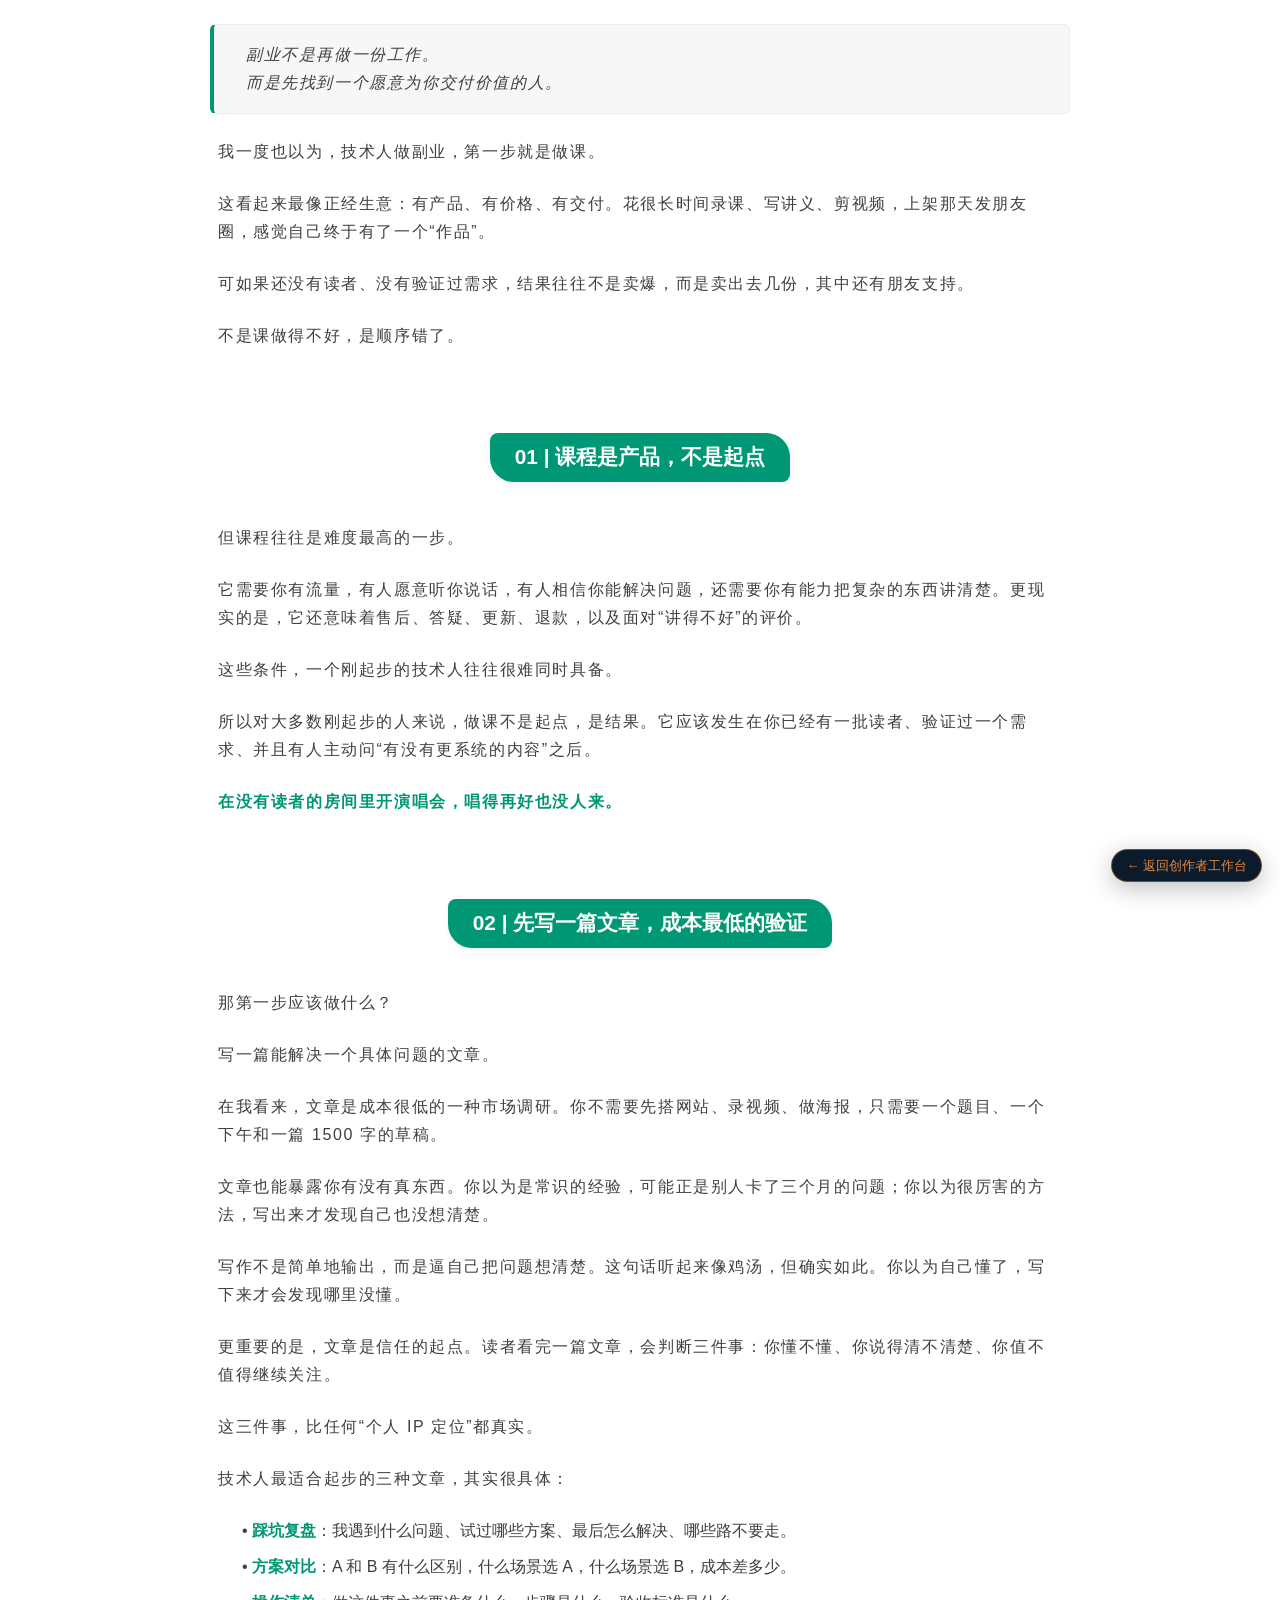
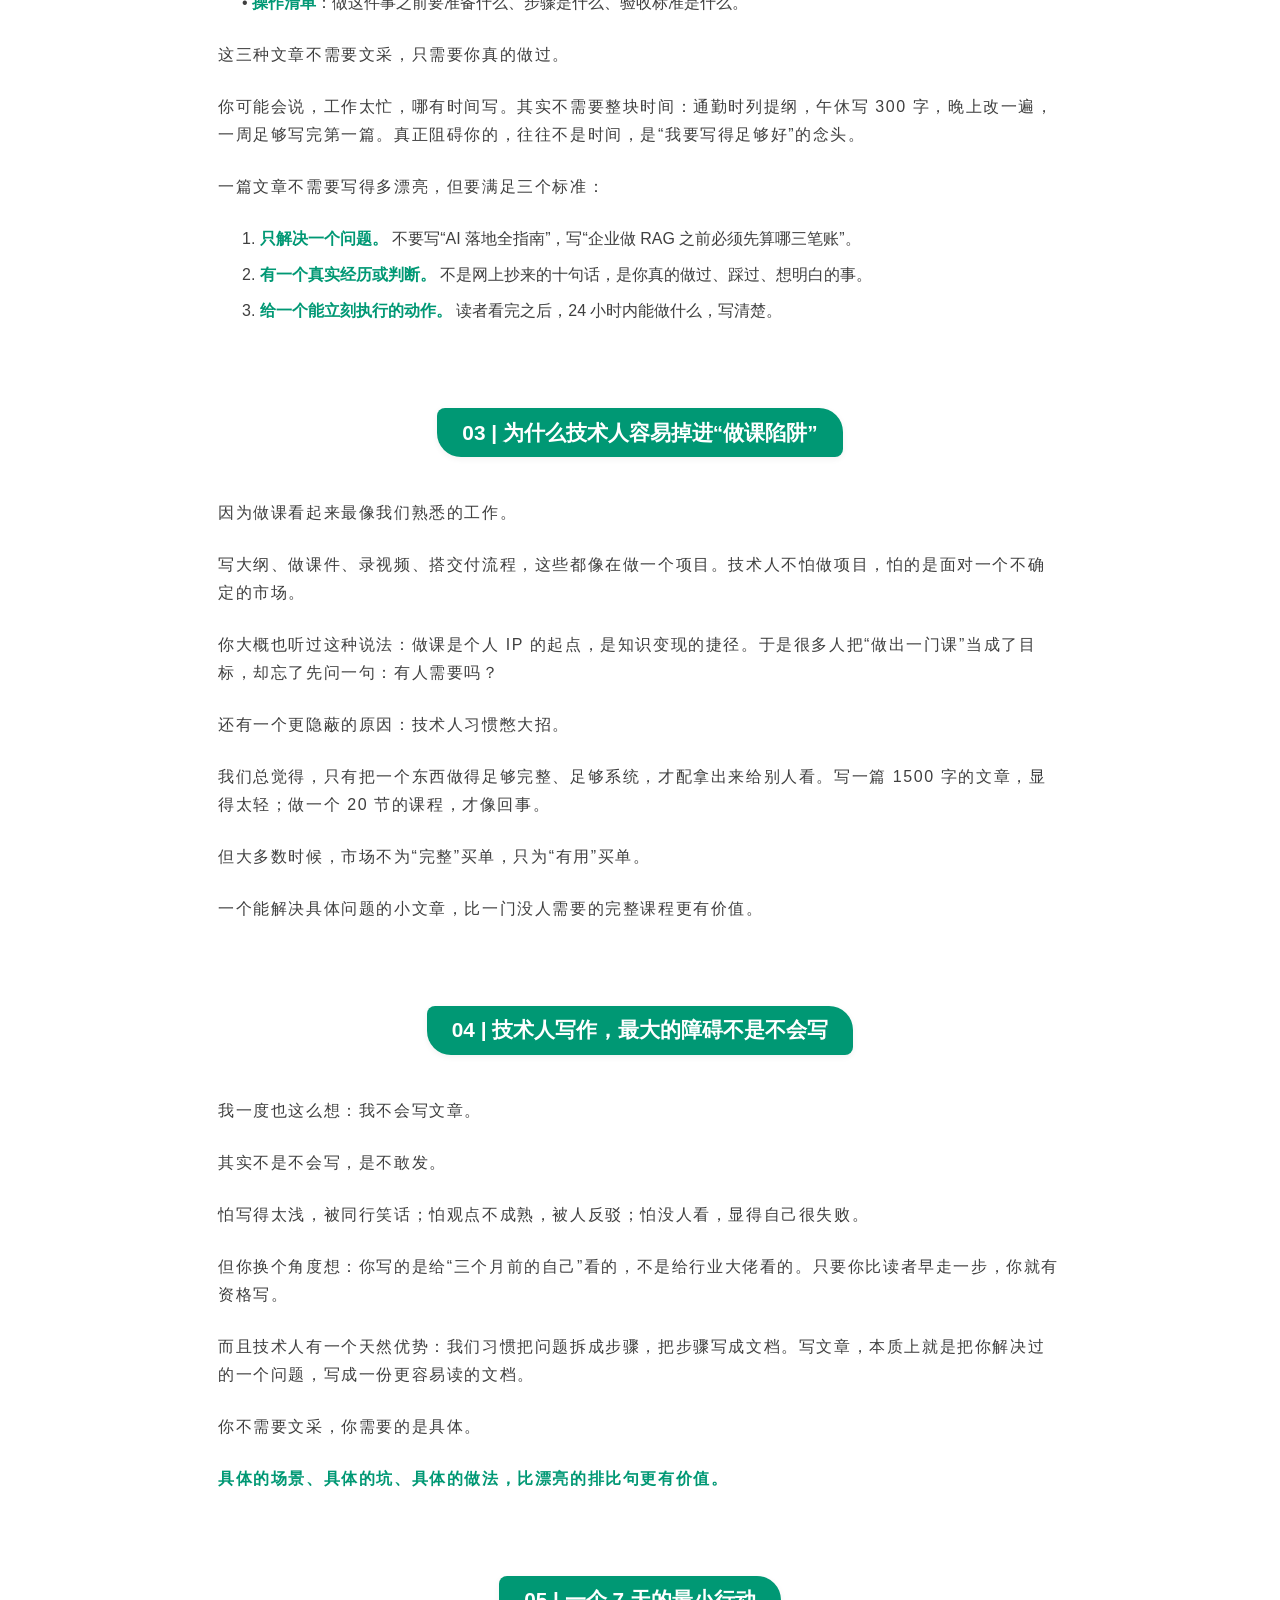
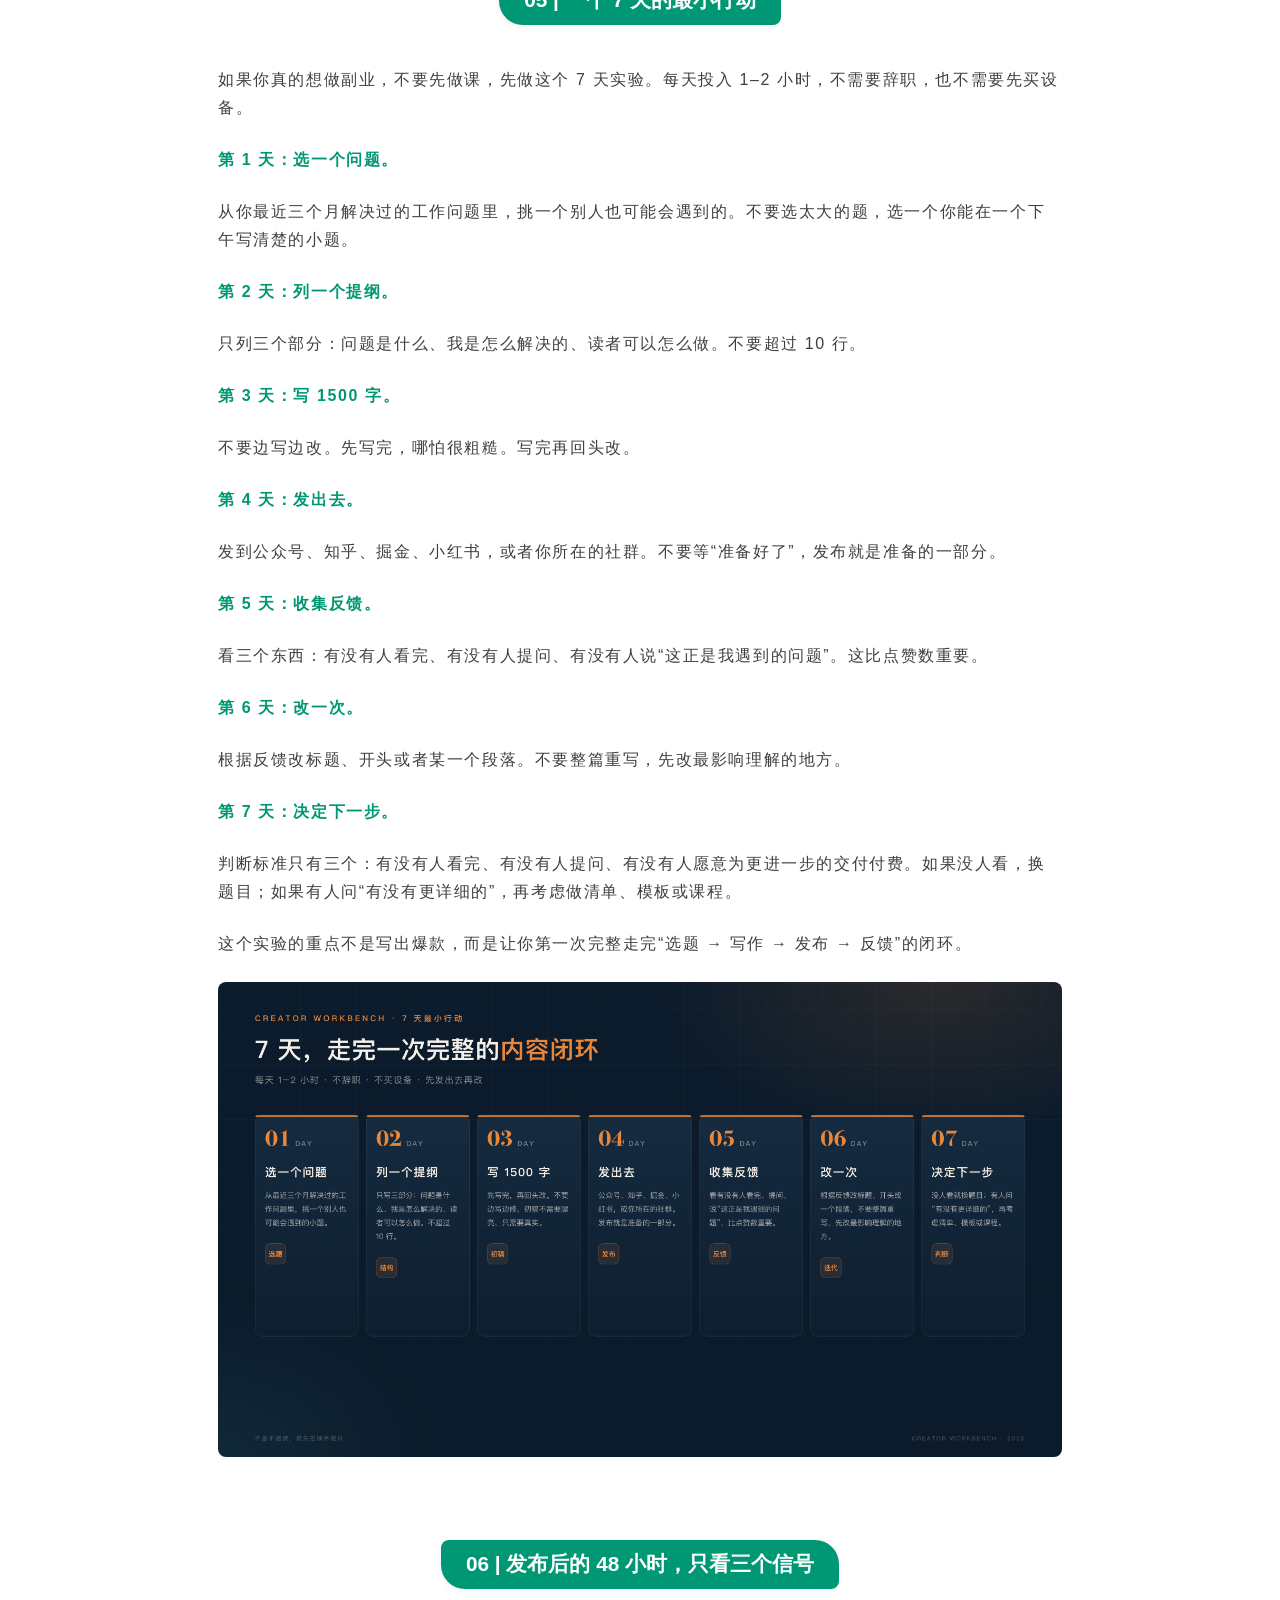
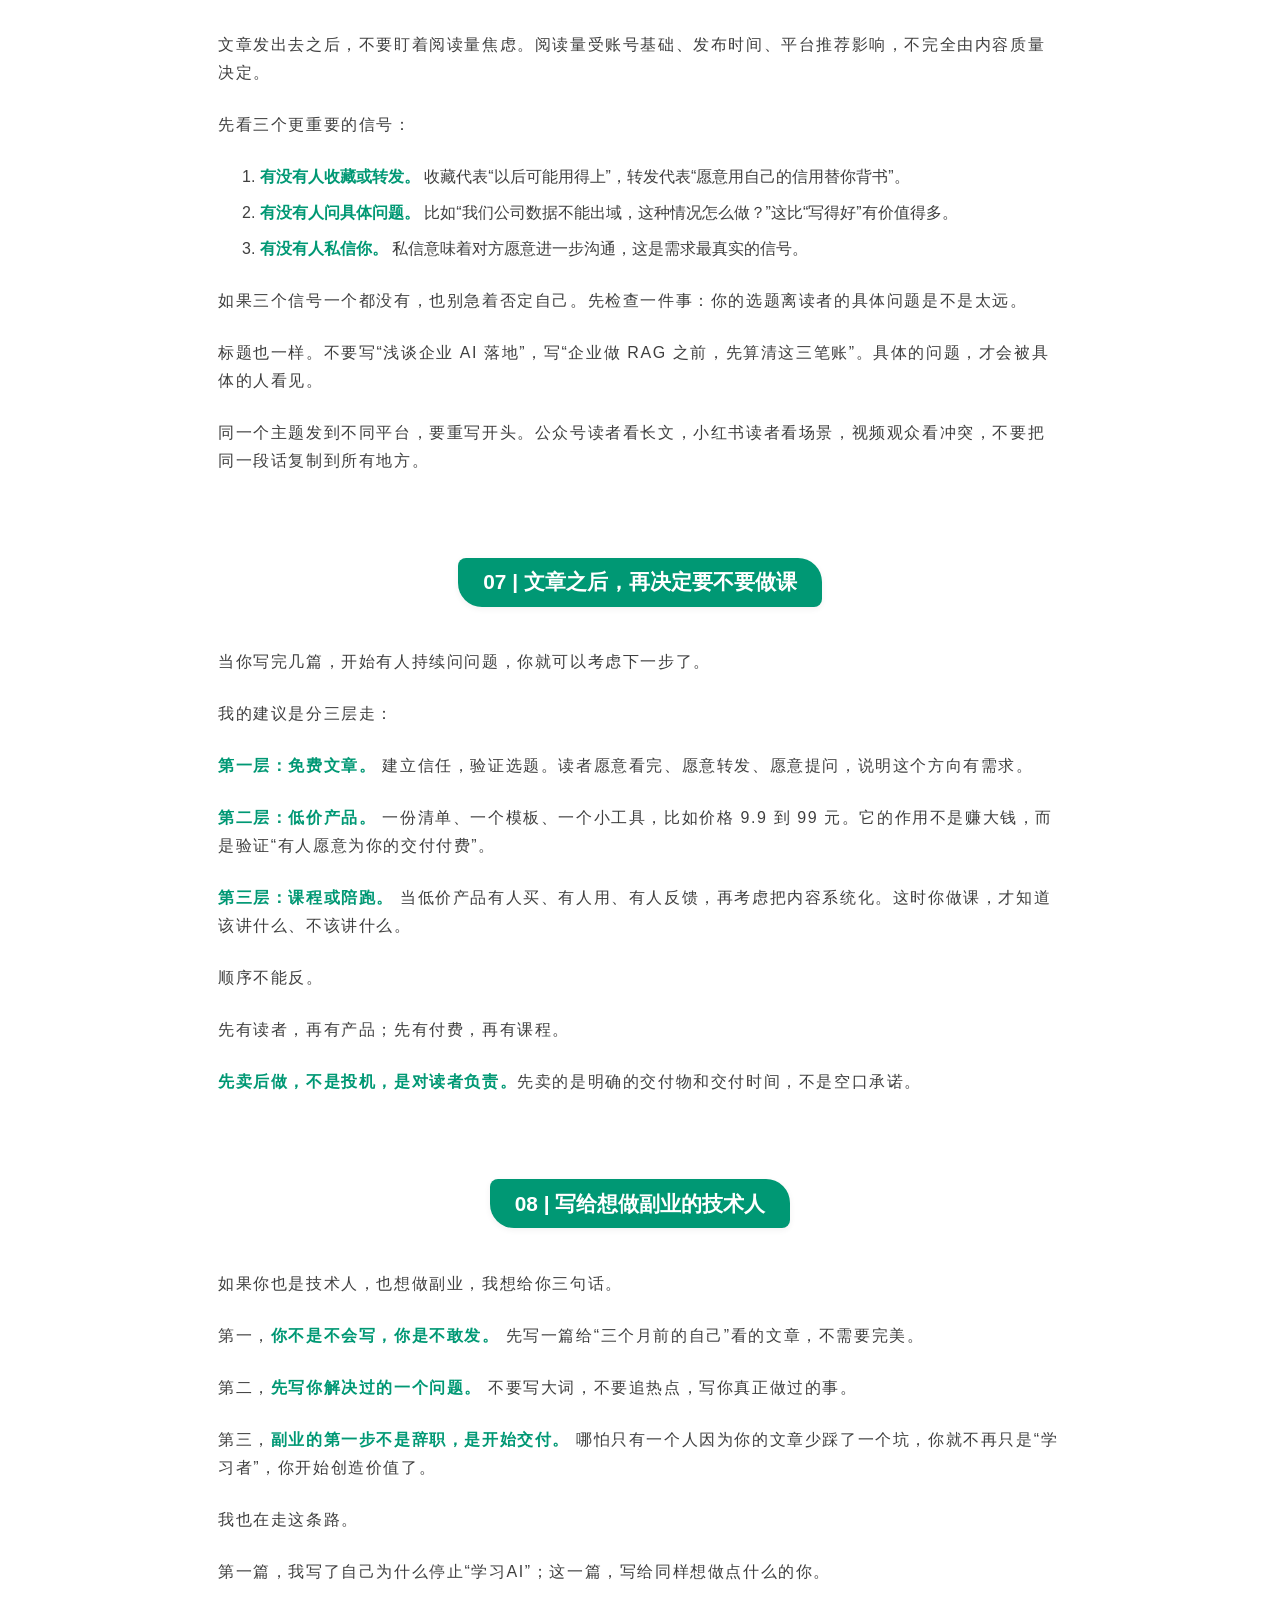
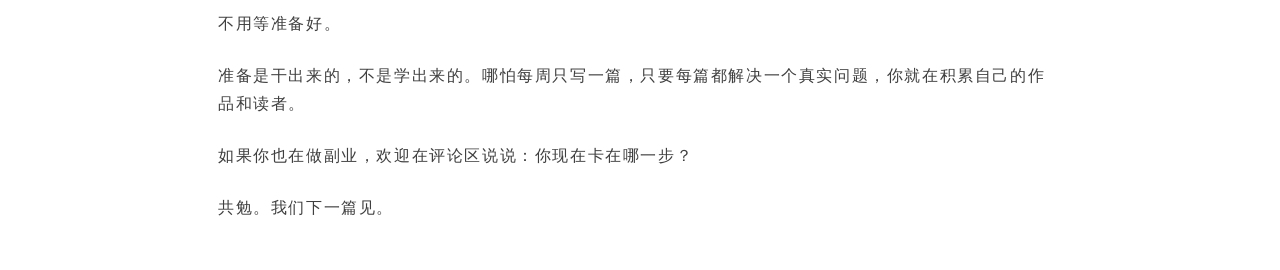
<file: articles/2026-11-10-side-business-first-article/index.html>
<!doctype html>
<html style="      ">
<head>
  <meta charset="utf-8">
  <meta name="viewport" content="width=device-width, initial-scale=1">
  <title>技术人做副业，先别急着做课</title>
  <meta name="description" content="课程是产品，不是起点。对大多数技术人来说，副业的第一步是写一篇能帮到别人的文章，用它验证需求、建立信任，再决定做什么产品。">
  
  
</head>
<body style="padding: 24px; background: #ffffff; max-width: 860px; margin: 0 auto; font-family: -apple-system-font,BlinkMacSystemFont, Helvetica Neue, PingFang SC, Hiragino Sans GB , Microsoft YaHei UI , Microsoft YaHei ,Arial,sans-serif; font-size: 16px; line-height: 1.75; text-align: left;">
  <div id="output">
<section class="container" style="font-family: -apple-system-font,BlinkMacSystemFont, Helvetica Neue, PingFang SC, Hiragino Sans GB , Microsoft YaHei UI , Microsoft YaHei ,Arial,sans-serif; font-size: 16px; line-height: 1.75; text-align: left;"><blockquote class="blockquote" style="margin-right: 0; margin-left: 0; border-left: 4px solid #009874; border-radius: 6px; background: #f7f7f7; margin-bottom: 1em; font-style: italic; padding: 1em 1em 1em 2em; color: rgba(0, 0, 0, 0.6); border-bottom: 0.2px solid rgba(0, 0, 0, 0.04); border-top: 0.2px solid rgba(0, 0, 0, 0.04); border-right: 0.2px solid rgba(0, 0, 0, 0.04); margin-top: 0 !important;"><p class="p" style="display: block; font-size: 1em; letter-spacing: 0.1em; color: #3f3f3f; margin: 0;">副业不是再做一份工作。</p><p class="p" style="display: block; font-size: 1em; letter-spacing: 0.1em; color: #3f3f3f; margin: 0;">而是先找到一个愿意为你交付价值的人。</p></blockquote><p class="p" style="margin: 1.5em 8px; letter-spacing: 0.1em; color: #3f3f3f;">我一度也以为，技术人做副业，第一步就是做课。</p><p class="p" style="margin: 1.5em 8px; letter-spacing: 0.1em; color: #3f3f3f;">这看起来最像正经生意：有产品、有价格、有交付。花很长时间录课、写讲义、剪视频，上架那天发朋友圈，感觉自己终于有了一个“作品”。</p><p class="p" style="margin: 1.5em 8px; letter-spacing: 0.1em; color: #3f3f3f;">可如果还没有读者、没有验证过需求，结果往往不是卖爆，而是卖出去几份，其中还有朋友支持。</p><p class="p" style="margin: 1.5em 8px; letter-spacing: 0.1em; color: #3f3f3f;">不是课做得不好，是顺序错了。</p><h2 class="h2" data-heading="true" style="display: table; margin: 4em auto 2em; color: #fff; background: #009874; font-weight: bold; text-align: center; padding: 0.3em 1.2em; font-size: calc(16px * 1.3); border-radius: 8px 24px 8px 24px; box-shadow: 0 2px 6px rgba(0, 0, 0, 0.06);">01 | 课程是产品，不是起点</h2><p class="p" style="margin: 1.5em 8px; letter-spacing: 0.1em; color: #3f3f3f;">但课程往往是难度最高的一步。</p><p class="p" style="margin: 1.5em 8px; letter-spacing: 0.1em; color: #3f3f3f;">它需要你有流量，有人愿意听你说话，有人相信你能解决问题，还需要你有能力把复杂的东西讲清楚。更现实的是，它还意味着售后、答疑、更新、退款，以及面对“讲得不好”的评价。</p><p class="p" style="margin: 1.5em 8px; letter-spacing: 0.1em; color: #3f3f3f;">这些条件，一个刚起步的技术人往往很难同时具备。</p><p class="p" style="margin: 1.5em 8px; letter-spacing: 0.1em; color: #3f3f3f;">所以对大多数刚起步的人来说，做课不是起点，是结果。它应该发生在你已经有一批读者、验证过一个需求、并且有人主动问“有没有更系统的内容”之后。</p><p class="p" style="margin: 1.5em 8px; letter-spacing: 0.1em; color: #3f3f3f;"><strong style="color: #009874; font-weight: bold; font-size: inherit;">在没有读者的房间里开演唱会，唱得再好也没人来。</strong></p><h2 class="h2" data-heading="true" style="display: table; margin: 4em auto 2em; color: #fff; background: #009874; font-weight: bold; text-align: center; padding: 0.3em 1.2em; font-size: calc(16px * 1.3); border-radius: 8px 24px 8px 24px; box-shadow: 0 2px 6px rgba(0, 0, 0, 0.06);">02 | 先写一篇文章，成本最低的验证</h2><p class="p" style="margin: 1.5em 8px; letter-spacing: 0.1em; color: #3f3f3f;">那第一步应该做什么？</p><p class="p" style="margin: 1.5em 8px; letter-spacing: 0.1em; color: #3f3f3f;">写一篇能解决一个具体问题的文章。</p><p class="p" style="margin: 1.5em 8px; letter-spacing: 0.1em; color: #3f3f3f;">在我看来，文章是成本很低的一种市场调研。你不需要先搭网站、录视频、做海报，只需要一个题目、一个下午和一篇 1500 字的草稿。</p><p class="p" style="margin: 1.5em 8px; letter-spacing: 0.1em; color: #3f3f3f;">文章也能暴露你有没有真东西。你以为是常识的经验，可能正是别人卡了三个月的问题；你以为很厉害的方法，写出来才发现自己也没想清楚。</p><p class="p" style="margin: 1.5em 8px; letter-spacing: 0.1em; color: #3f3f3f;">写作不是简单地输出，而是逼自己把问题想清楚。这句话听起来像鸡汤，但确实如此。你以为自己懂了，写下来才会发现哪里没懂。</p><p class="p" style="margin: 1.5em 8px; letter-spacing: 0.1em; color: #3f3f3f;">更重要的是，文章是信任的起点。读者看完一篇文章，会判断三件事：你懂不懂、你说得清不清楚、你值不值得继续关注。</p><p class="p" style="margin: 1.5em 8px; letter-spacing: 0.1em; color: #3f3f3f;">这三件事，比任何“个人 IP 定位”都真实。</p><p class="p" style="margin: 1.5em 8px; letter-spacing: 0.1em; color: #3f3f3f;">技术人最适合起步的三种文章，其实很具体：</p><ul class="ul" style="margin-left: 0; color: #3f3f3f; list-style: none; padding-left: 1.5em;"><li class="listitem" style="display: block; color: #3f3f3f; margin: 0.5em 8px;">• <strong style="color: #009874; font-weight: bold; font-size: inherit;">踩坑复盘</strong>：我遇到什么问题、试过哪些方案、最后怎么解决、哪些路不要走。</li><li class="listitem" style="display: block; color: #3f3f3f; margin: 0.5em 8px;">• <strong style="color: #009874; font-weight: bold; font-size: inherit;">方案对比</strong>：A 和 B 有什么区别，什么场景选 A，什么场景选 B，成本差多少。</li><li class="listitem" style="display: block; color: #3f3f3f; margin: 0.5em 8px;">• <strong style="color: #009874; font-weight: bold; font-size: inherit;">操作清单</strong>：做这件事之前要准备什么、步骤是什么、验收标准是什么。</li></ul><p class="p" style="margin: 1.5em 8px; letter-spacing: 0.1em; color: #3f3f3f;">这三种文章不需要文采，只需要你真的做过。</p><p class="p" style="margin: 1.5em 8px; letter-spacing: 0.1em; color: #3f3f3f;">你可能会说，工作太忙，哪有时间写。其实不需要整块时间：通勤时列提纲，午休写 300 字，晚上改一遍，一周足够写完第一篇。真正阻碍你的，往往不是时间，是“我要写得足够好”的念头。</p><p class="p" style="margin: 1.5em 8px; letter-spacing: 0.1em; color: #3f3f3f;">一篇文章不需要写得多漂亮，但要满足三个标准：</p><ol class="ol" style="margin-left: 0; color: #3f3f3f; padding-left: 1.5em;"><li class="listitem" style="display: block; color: #3f3f3f; margin: 0.5em 8px;">1. <strong style="color: #009874; font-weight: bold; font-size: inherit;">只解决一个问题。</strong> 不要写“AI 落地全指南”，写“企业做 RAG 之前必须先算哪三笔账”。</li><li class="listitem" style="display: block; color: #3f3f3f; margin: 0.5em 8px;">2. <strong style="color: #009874; font-weight: bold; font-size: inherit;">有一个真实经历或判断。</strong> 不是网上抄来的十句话，是你真的做过、踩过、想明白的事。</li><li class="listitem" style="display: block; color: #3f3f3f; margin: 0.5em 8px;">3. <strong style="color: #009874; font-weight: bold; font-size: inherit;">给一个能立刻执行的动作。</strong> 读者看完之后，24 小时内能做什么，写清楚。</li></ol><h2 class="h2" data-heading="true" style="display: table; margin: 4em auto 2em; color: #fff; background: #009874; font-weight: bold; text-align: center; padding: 0.3em 1.2em; font-size: calc(16px * 1.3); border-radius: 8px 24px 8px 24px; box-shadow: 0 2px 6px rgba(0, 0, 0, 0.06);">03 | 为什么技术人容易掉进“做课陷阱”</h2><p class="p" style="margin: 1.5em 8px; letter-spacing: 0.1em; color: #3f3f3f;">因为做课看起来最像我们熟悉的工作。</p><p class="p" style="margin: 1.5em 8px; letter-spacing: 0.1em; color: #3f3f3f;">写大纲、做课件、录视频、搭交付流程，这些都像在做一个项目。技术人不怕做项目，怕的是面对一个不确定的市场。</p><p class="p" style="margin: 1.5em 8px; letter-spacing: 0.1em; color: #3f3f3f;">你大概也听过这种说法：做课是个人 IP 的起点，是知识变现的捷径。于是很多人把“做出一门课”当成了目标，却忘了先问一句：有人需要吗？</p><p class="p" style="margin: 1.5em 8px; letter-spacing: 0.1em; color: #3f3f3f;">还有一个更隐蔽的原因：技术人习惯憋大招。</p><p class="p" style="margin: 1.5em 8px; letter-spacing: 0.1em; color: #3f3f3f;">我们总觉得，只有把一个东西做得足够完整、足够系统，才配拿出来给别人看。写一篇 1500 字的文章，显得太轻；做一个 20 节的课程，才像回事。</p><p class="p" style="margin: 1.5em 8px; letter-spacing: 0.1em; color: #3f3f3f;">但大多数时候，市场不为“完整”买单，只为“有用”买单。</p><p class="p" style="margin: 1.5em 8px; letter-spacing: 0.1em; color: #3f3f3f;">一个能解决具体问题的小文章，比一门没人需要的完整课程更有价值。</p><h2 class="h2" data-heading="true" style="display: table; margin: 4em auto 2em; color: #fff; background: #009874; font-weight: bold; text-align: center; padding: 0.3em 1.2em; font-size: calc(16px * 1.3); border-radius: 8px 24px 8px 24px; box-shadow: 0 2px 6px rgba(0, 0, 0, 0.06);">04 | 技术人写作，最大的障碍不是不会写</h2><p class="p" style="margin: 1.5em 8px; letter-spacing: 0.1em; color: #3f3f3f;">我一度也这么想：我不会写文章。</p><p class="p" style="margin: 1.5em 8px; letter-spacing: 0.1em; color: #3f3f3f;">其实不是不会写，是不敢发。</p><p class="p" style="margin: 1.5em 8px; letter-spacing: 0.1em; color: #3f3f3f;">怕写得太浅，被同行笑话；怕观点不成熟，被人反驳；怕没人看，显得自己很失败。</p><p class="p" style="margin: 1.5em 8px; letter-spacing: 0.1em; color: #3f3f3f;">但你换个角度想：你写的是给“三个月前的自己”看的，不是给行业大佬看的。只要你比读者早走一步，你就有资格写。</p><p class="p" style="margin: 1.5em 8px; letter-spacing: 0.1em; color: #3f3f3f;">而且技术人有一个天然优势：我们习惯把问题拆成步骤，把步骤写成文档。写文章，本质上就是把你解决过的一个问题，写成一份更容易读的文档。</p><p class="p" style="margin: 1.5em 8px; letter-spacing: 0.1em; color: #3f3f3f;">你不需要文采，你需要的是具体。</p><p class="p" style="margin: 1.5em 8px; letter-spacing: 0.1em; color: #3f3f3f;"><strong style="color: #009874; font-weight: bold; font-size: inherit;">具体的场景、具体的坑、具体的做法，比漂亮的排比句更有价值。</strong></p><h2 class="h2" data-heading="true" style="display: table; margin: 4em auto 2em; color: #fff; background: #009874; font-weight: bold; text-align: center; padding: 0.3em 1.2em; font-size: calc(16px * 1.3); border-radius: 8px 24px 8px 24px; box-shadow: 0 2px 6px rgba(0, 0, 0, 0.06);">05 | 一个 7 天的最小行动</h2><p class="p" style="margin: 1.5em 8px; letter-spacing: 0.1em; color: #3f3f3f;">如果你真的想做副业，不要先做课，先做这个 7 天实验。每天投入 1–2 小时，不需要辞职，也不需要先买设备。</p><p class="p" style="margin: 1.5em 8px; letter-spacing: 0.1em; color: #3f3f3f;"><strong style="color: #009874; font-weight: bold; font-size: inherit;">第 1 天：选一个问题。</strong></p><p class="p" style="margin: 1.5em 8px; letter-spacing: 0.1em; color: #3f3f3f;">从你最近三个月解决过的工作问题里，挑一个别人也可能会遇到的。不要选太大的题，选一个你能在一个下午写清楚的小题。</p><p class="p" style="margin: 1.5em 8px; letter-spacing: 0.1em; color: #3f3f3f;"><strong style="color: #009874; font-weight: bold; font-size: inherit;">第 2 天：列一个提纲。</strong></p><p class="p" style="margin: 1.5em 8px; letter-spacing: 0.1em; color: #3f3f3f;">只列三个部分：问题是什么、我是怎么解决的、读者可以怎么做。不要超过 10 行。</p><p class="p" style="margin: 1.5em 8px; letter-spacing: 0.1em; color: #3f3f3f;"><strong style="color: #009874; font-weight: bold; font-size: inherit;">第 3 天：写 1500 字。</strong></p><p class="p" style="margin: 1.5em 8px; letter-spacing: 0.1em; color: #3f3f3f;">不要边写边改。先写完，哪怕很粗糙。写完再回头改。</p><p class="p" style="margin: 1.5em 8px; letter-spacing: 0.1em; color: #3f3f3f;"><strong style="color: #009874; font-weight: bold; font-size: inherit;">第 4 天：发出去。</strong></p><p class="p" style="margin: 1.5em 8px; letter-spacing: 0.1em; color: #3f3f3f;">发到公众号、知乎、掘金、小红书，或者你所在的社群。不要等“准备好了”，发布就是准备的一部分。</p><p class="p" style="margin: 1.5em 8px; letter-spacing: 0.1em; color: #3f3f3f;"><strong style="color: #009874; font-weight: bold; font-size: inherit;">第 5 天：收集反馈。</strong></p><p class="p" style="margin: 1.5em 8px; letter-spacing: 0.1em; color: #3f3f3f;">看三个东西：有没有人看完、有没有人提问、有没有人说“这正是我遇到的问题”。这比点赞数重要。</p><p class="p" style="margin: 1.5em 8px; letter-spacing: 0.1em; color: #3f3f3f;"><strong style="color: #009874; font-weight: bold; font-size: inherit;">第 6 天：改一次。</strong></p><p class="p" style="margin: 1.5em 8px; letter-spacing: 0.1em; color: #3f3f3f;">根据反馈改标题、开头或者某一个段落。不要整篇重写，先改最影响理解的地方。</p><p class="p" style="margin: 1.5em 8px; letter-spacing: 0.1em; color: #3f3f3f;"><strong style="color: #009874; font-weight: bold; font-size: inherit;">第 7 天：决定下一步。</strong></p><p class="p" style="margin: 1.5em 8px; letter-spacing: 0.1em; color: #3f3f3f;">判断标准只有三个：有没有人看完、有没有人提问、有没有人愿意为更进一步的交付付费。如果没人看，换题目；如果有人问“有没有更详细的”，再考虑做清单、模板或课程。</p><p class="p" style="margin: 1.5em 8px; letter-spacing: 0.1em; color: #3f3f3f;">这个实验的重点不是写出爆款，而是让你第一次完整走完“选题 → 写作 → 发布 → 反馈”的闭环。</p><p class="p" style="margin: 1.5em 8px; letter-spacing: 0.1em; color: #3f3f3f;"><img src="./imgs/illustration-7days.png" alt="7天内容闭环" style="max-width:100%;height:auto;display:block;margin:1.5em auto;border-radius:8px;"></p><h2 class="h2" data-heading="true" style="display: table; margin: 4em auto 2em; color: #fff; background: #009874; font-weight: bold; text-align: center; padding: 0.3em 1.2em; font-size: calc(16px * 1.3); border-radius: 8px 24px 8px 24px; box-shadow: 0 2px 6px rgba(0, 0, 0, 0.06);">06 | 发布后的 48 小时，只看三个信号</h2><p class="p" style="margin: 1.5em 8px; letter-spacing: 0.1em; color: #3f3f3f;">文章发出去之后，不要盯着阅读量焦虑。阅读量受账号基础、发布时间、平台推荐影响，不完全由内容质量决定。</p><p class="p" style="margin: 1.5em 8px; letter-spacing: 0.1em; color: #3f3f3f;">先看三个更重要的信号：</p><ol class="ol" style="margin-left: 0; color: #3f3f3f; padding-left: 1.5em;"><li class="listitem" style="display: block; color: #3f3f3f; margin: 0.5em 8px;">1. <strong style="color: #009874; font-weight: bold; font-size: inherit;">有没有人收藏或转发。</strong> 收藏代表“以后可能用得上”，转发代表“愿意用自己的信用替你背书”。</li><li class="listitem" style="display: block; color: #3f3f3f; margin: 0.5em 8px;">2. <strong style="color: #009874; font-weight: bold; font-size: inherit;">有没有人问具体问题。</strong> 比如“我们公司数据不能出域，这种情况怎么做？”这比“写得好”有价值得多。</li><li class="listitem" style="display: block; color: #3f3f3f; margin: 0.5em 8px;">3. <strong style="color: #009874; font-weight: bold; font-size: inherit;">有没有人私信你。</strong> 私信意味着对方愿意进一步沟通，这是需求最真实的信号。</li></ol><p class="p" style="margin: 1.5em 8px; letter-spacing: 0.1em; color: #3f3f3f;">如果三个信号一个都没有，也别急着否定自己。先检查一件事：你的选题离读者的具体问题是不是太远。</p><p class="p" style="margin: 1.5em 8px; letter-spacing: 0.1em; color: #3f3f3f;">标题也一样。不要写“浅谈企业 AI 落地”，写“企业做 RAG 之前，先算清这三笔账”。具体的问题，才会被具体的人看见。</p><p class="p" style="margin: 1.5em 8px; letter-spacing: 0.1em; color: #3f3f3f;">同一个主题发到不同平台，要重写开头。公众号读者看长文，小红书读者看场景，视频观众看冲突，不要把同一段话复制到所有地方。</p><h2 class="h2" data-heading="true" style="display: table; margin: 4em auto 2em; color: #fff; background: #009874; font-weight: bold; text-align: center; padding: 0.3em 1.2em; font-size: calc(16px * 1.3); border-radius: 8px 24px 8px 24px; box-shadow: 0 2px 6px rgba(0, 0, 0, 0.06);">07 | 文章之后，再决定要不要做课</h2><p class="p" style="margin: 1.5em 8px; letter-spacing: 0.1em; color: #3f3f3f;">当你写完几篇，开始有人持续问问题，你就可以考虑下一步了。</p><p class="p" style="margin: 1.5em 8px; letter-spacing: 0.1em; color: #3f3f3f;">我的建议是分三层走：</p><p class="p" style="margin: 1.5em 8px; letter-spacing: 0.1em; color: #3f3f3f;"><strong style="color: #009874; font-weight: bold; font-size: inherit;">第一层：免费文章。</strong> 建立信任，验证选题。读者愿意看完、愿意转发、愿意提问，说明这个方向有需求。</p><p class="p" style="margin: 1.5em 8px; letter-spacing: 0.1em; color: #3f3f3f;"><strong style="color: #009874; font-weight: bold; font-size: inherit;">第二层：低价产品。</strong> 一份清单、一个模板、一个小工具，比如价格 9.9 到 99 元。它的作用不是赚大钱，而是验证“有人愿意为你的交付付费”。</p><p class="p" style="margin: 1.5em 8px; letter-spacing: 0.1em; color: #3f3f3f;"><strong style="color: #009874; font-weight: bold; font-size: inherit;">第三层：课程或陪跑。</strong> 当低价产品有人买、有人用、有人反馈，再考虑把内容系统化。这时你做课，才知道该讲什么、不该讲什么。</p><p class="p" style="margin: 1.5em 8px; letter-spacing: 0.1em; color: #3f3f3f;">顺序不能反。</p><p class="p" style="margin: 1.5em 8px; letter-spacing: 0.1em; color: #3f3f3f;">先有读者，再有产品；先有付费，再有课程。</p><p class="p" style="margin: 1.5em 8px; letter-spacing: 0.1em; color: #3f3f3f;"><strong style="color: #009874; font-weight: bold; font-size: inherit;">先卖后做，不是投机，是对读者负责。</strong>先卖的是明确的交付物和交付时间，不是空口承诺。</p><h2 class="h2" data-heading="true" style="display: table; margin: 4em auto 2em; color: #fff; background: #009874; font-weight: bold; text-align: center; padding: 0.3em 1.2em; font-size: calc(16px * 1.3); border-radius: 8px 24px 8px 24px; box-shadow: 0 2px 6px rgba(0, 0, 0, 0.06);">08 | 写给想做副业的技术人</h2><p class="p" style="margin: 1.5em 8px; letter-spacing: 0.1em; color: #3f3f3f;">如果你也是技术人，也想做副业，我想给你三句话。</p><p class="p" style="margin: 1.5em 8px; letter-spacing: 0.1em; color: #3f3f3f;">第一，<strong style="color: #009874; font-weight: bold; font-size: inherit;">你不是不会写，你是不敢发。</strong> 先写一篇给“三个月前的自己”看的文章，不需要完美。</p><p class="p" style="margin: 1.5em 8px; letter-spacing: 0.1em; color: #3f3f3f;">第二，<strong style="color: #009874; font-weight: bold; font-size: inherit;">先写你解决过的一个问题。</strong> 不要写大词，不要追热点，写你真正做过的事。</p><p class="p" style="margin: 1.5em 8px; letter-spacing: 0.1em; color: #3f3f3f;">第三，<strong style="color: #009874; font-weight: bold; font-size: inherit;">副业的第一步不是辞职，是开始交付。</strong> 哪怕只有一个人因为你的文章少踩了一个坑，你就不再只是“学习者”，你开始创造价值了。</p><p class="p" style="margin: 1.5em 8px; letter-spacing: 0.1em; color: #3f3f3f;">我也在走这条路。</p><p class="p" style="margin: 1.5em 8px; letter-spacing: 0.1em; color: #3f3f3f;">第一篇，我写了自己为什么停止“学习AI”；这一篇，写给同样想做点什么的你。</p><p class="p" style="margin: 1.5em 8px; letter-spacing: 0.1em; color: #3f3f3f;">不用等准备好。</p><p class="p" style="margin: 1.5em 8px; letter-spacing: 0.1em; color: #3f3f3f;">准备是干出来的，不是学出来的。哪怕每周只写一篇，只要每篇都解决一个真实问题，你就在积累自己的作品和读者。</p><p class="p" style="margin: 1.5em 8px; letter-spacing: 0.1em; color: #3f3f3f;">如果你也在做副业，欢迎在评论区说说：你现在卡在哪一步？</p><p class="p" style="margin: 1.5em 8px; letter-spacing: 0.1em; color: #3f3f3f;">共勉。我们下一篇见。</p>
    
  
    
  
    
  </section>
  </div>
<style>.site-back{position:fixed;right:18px;bottom:18px;z-index:9999;background:#0B1B2B;color:#E8863A;border:1px solid rgba(232,134,58,.45);border-radius:999px;padding:9px 14px;font:13px/1 -apple-system,"PingFang SC",sans-serif;text-decoration:none;box-shadow:0 6px 24px rgba(0,0,0,.25)}</style><a class="site-back" href="../../index.html">← 返回创作者工作台</a>
</body>
</html>
</file>
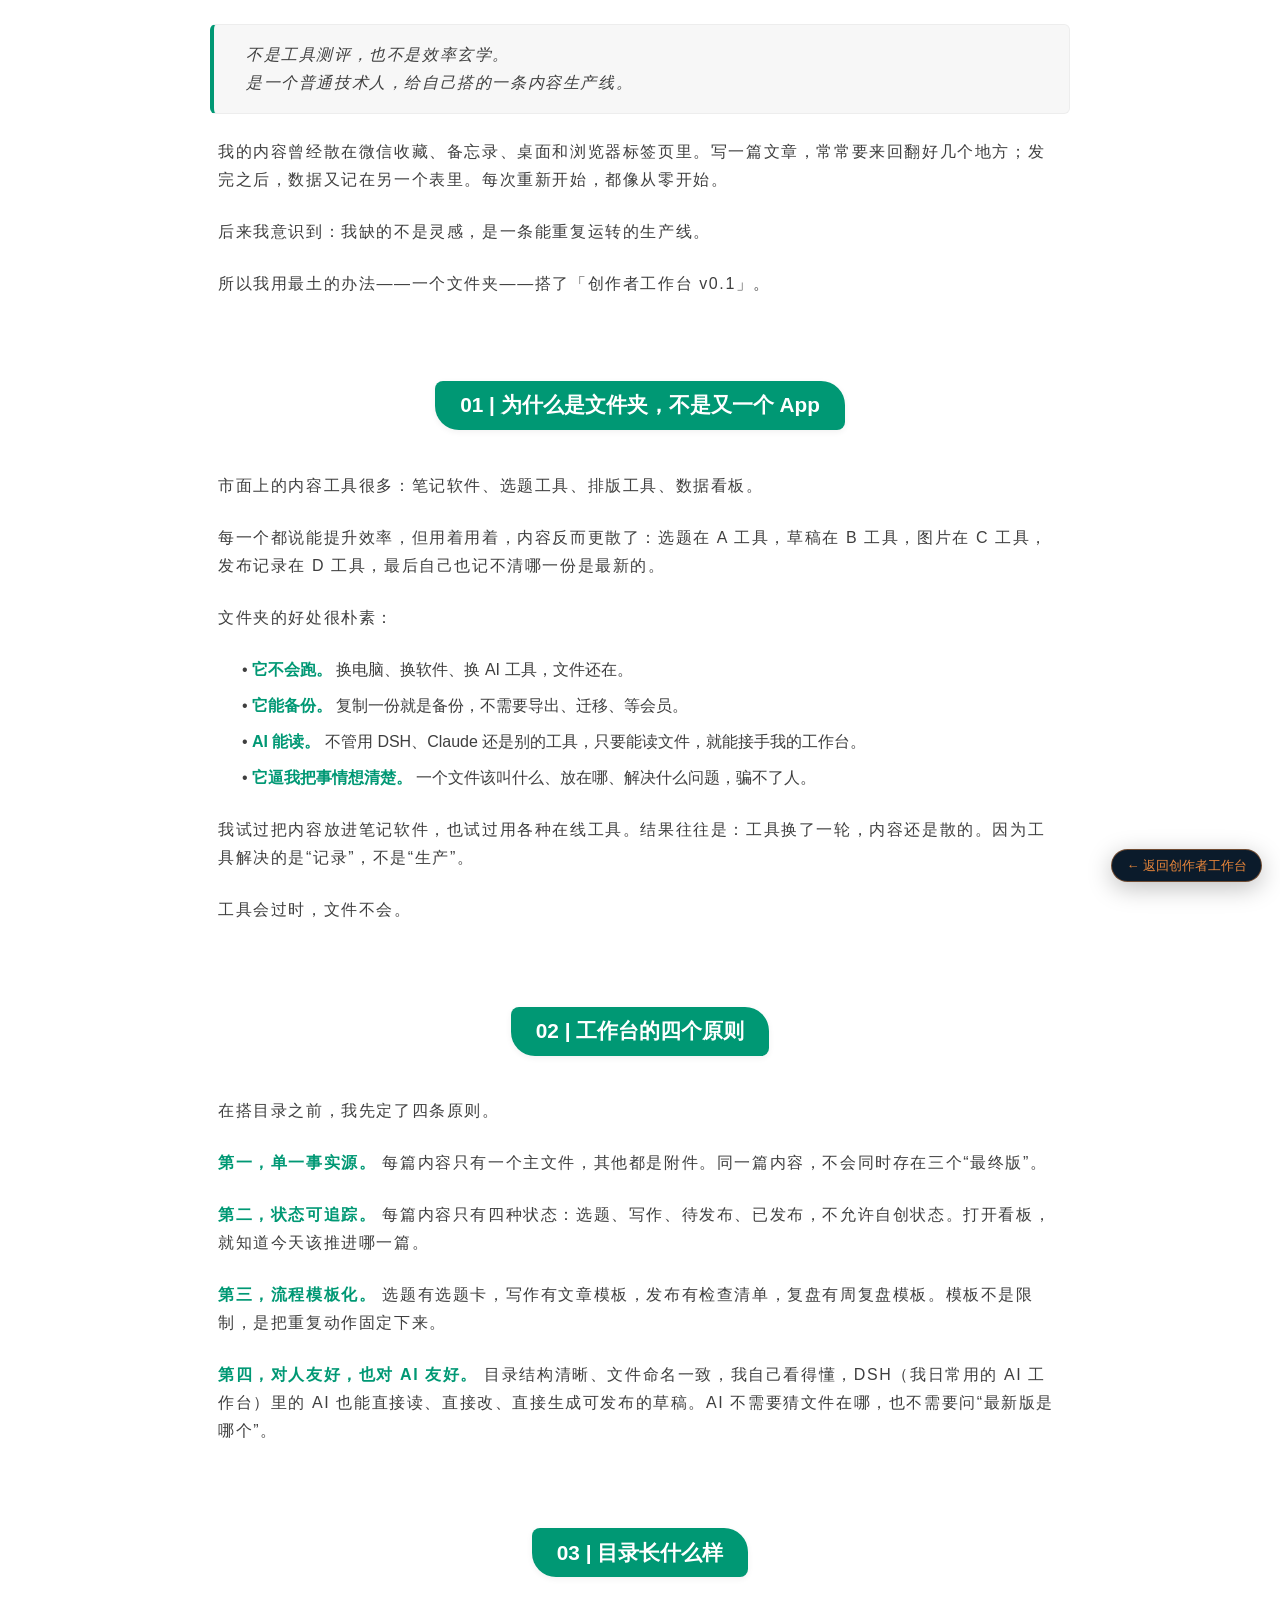
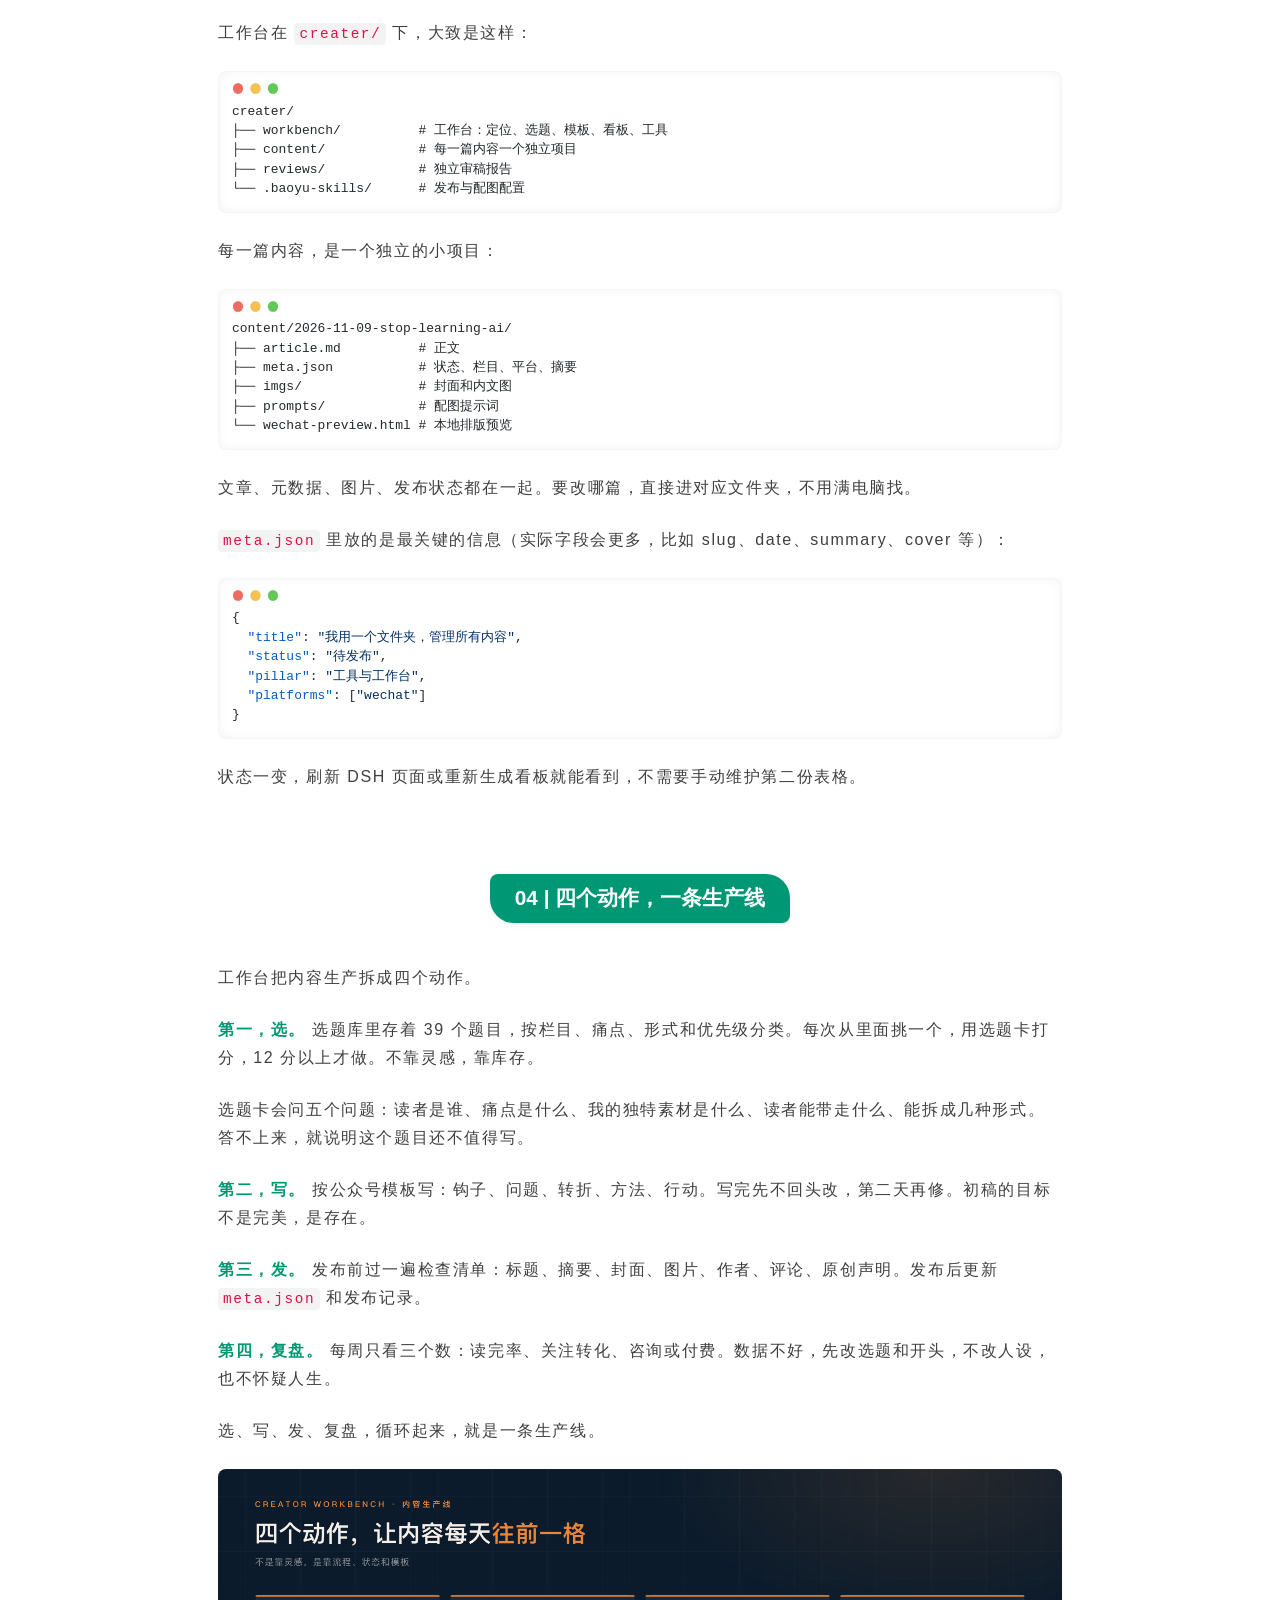
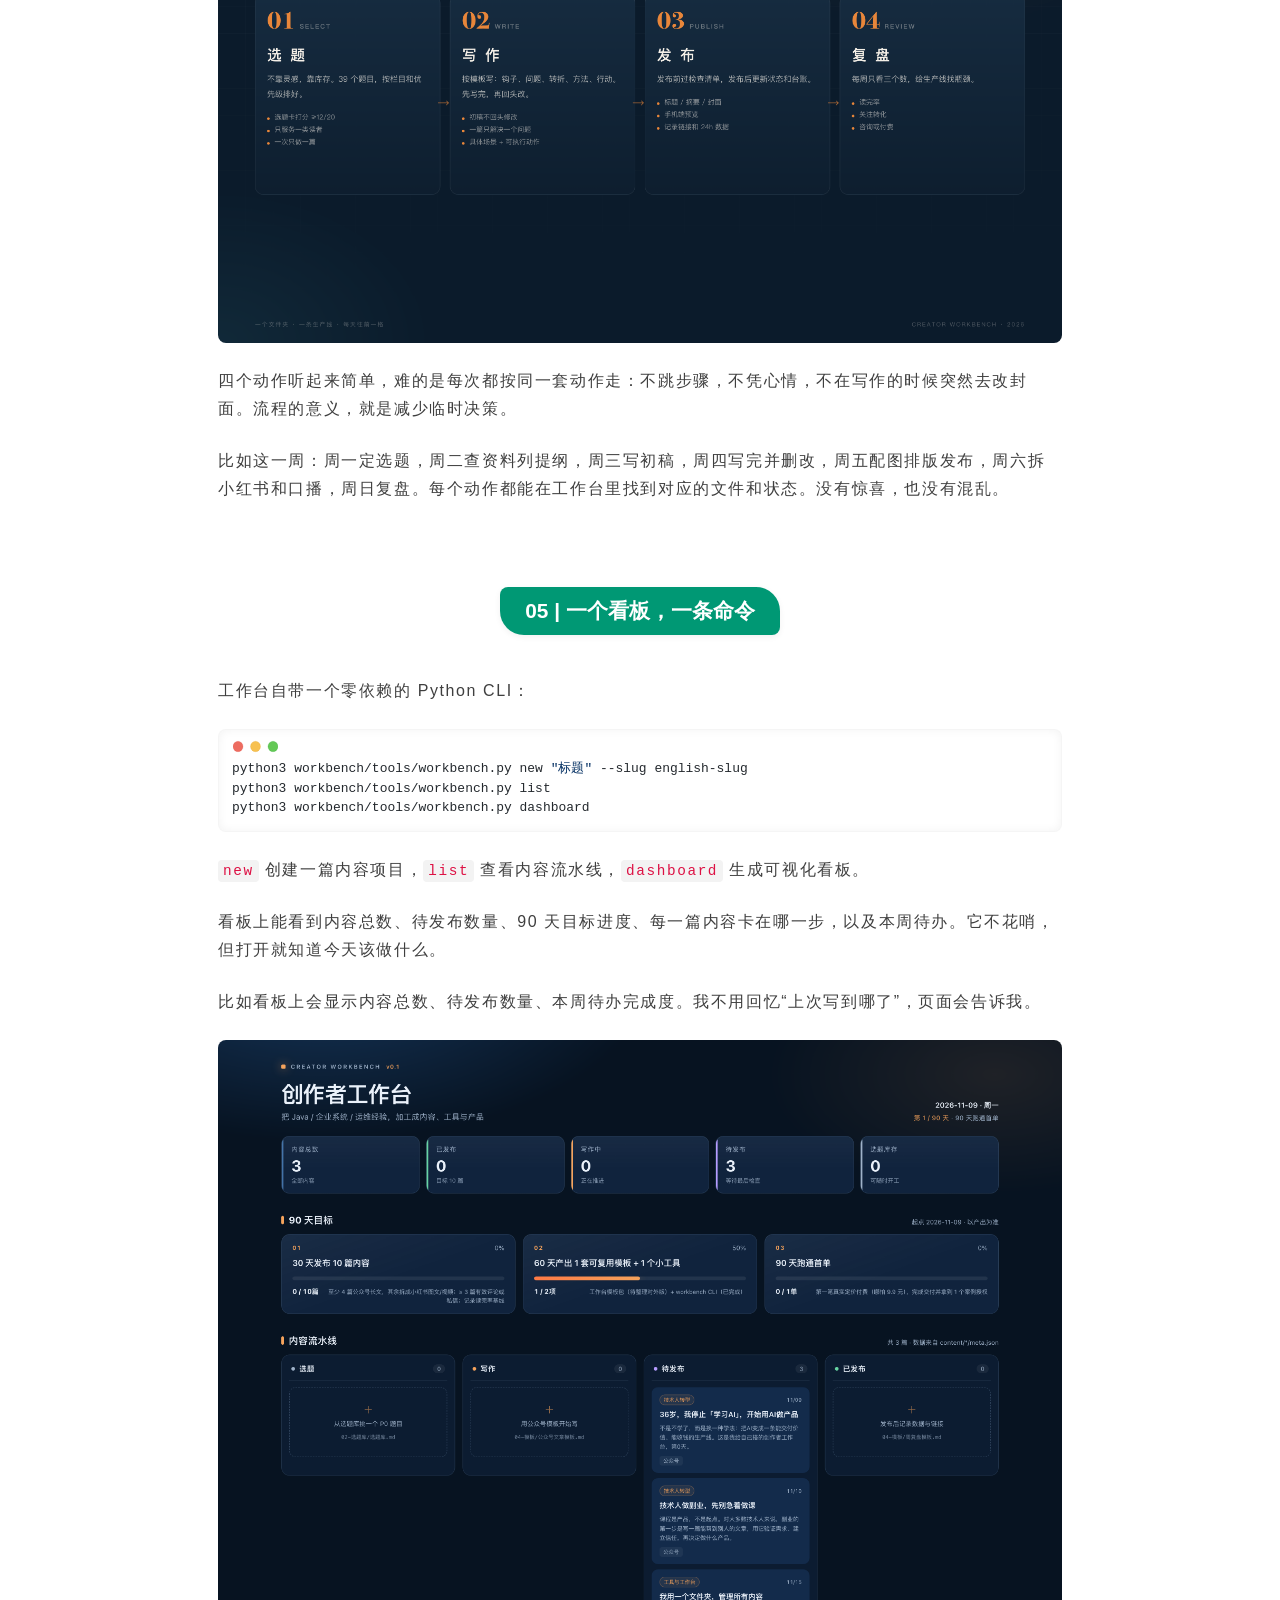
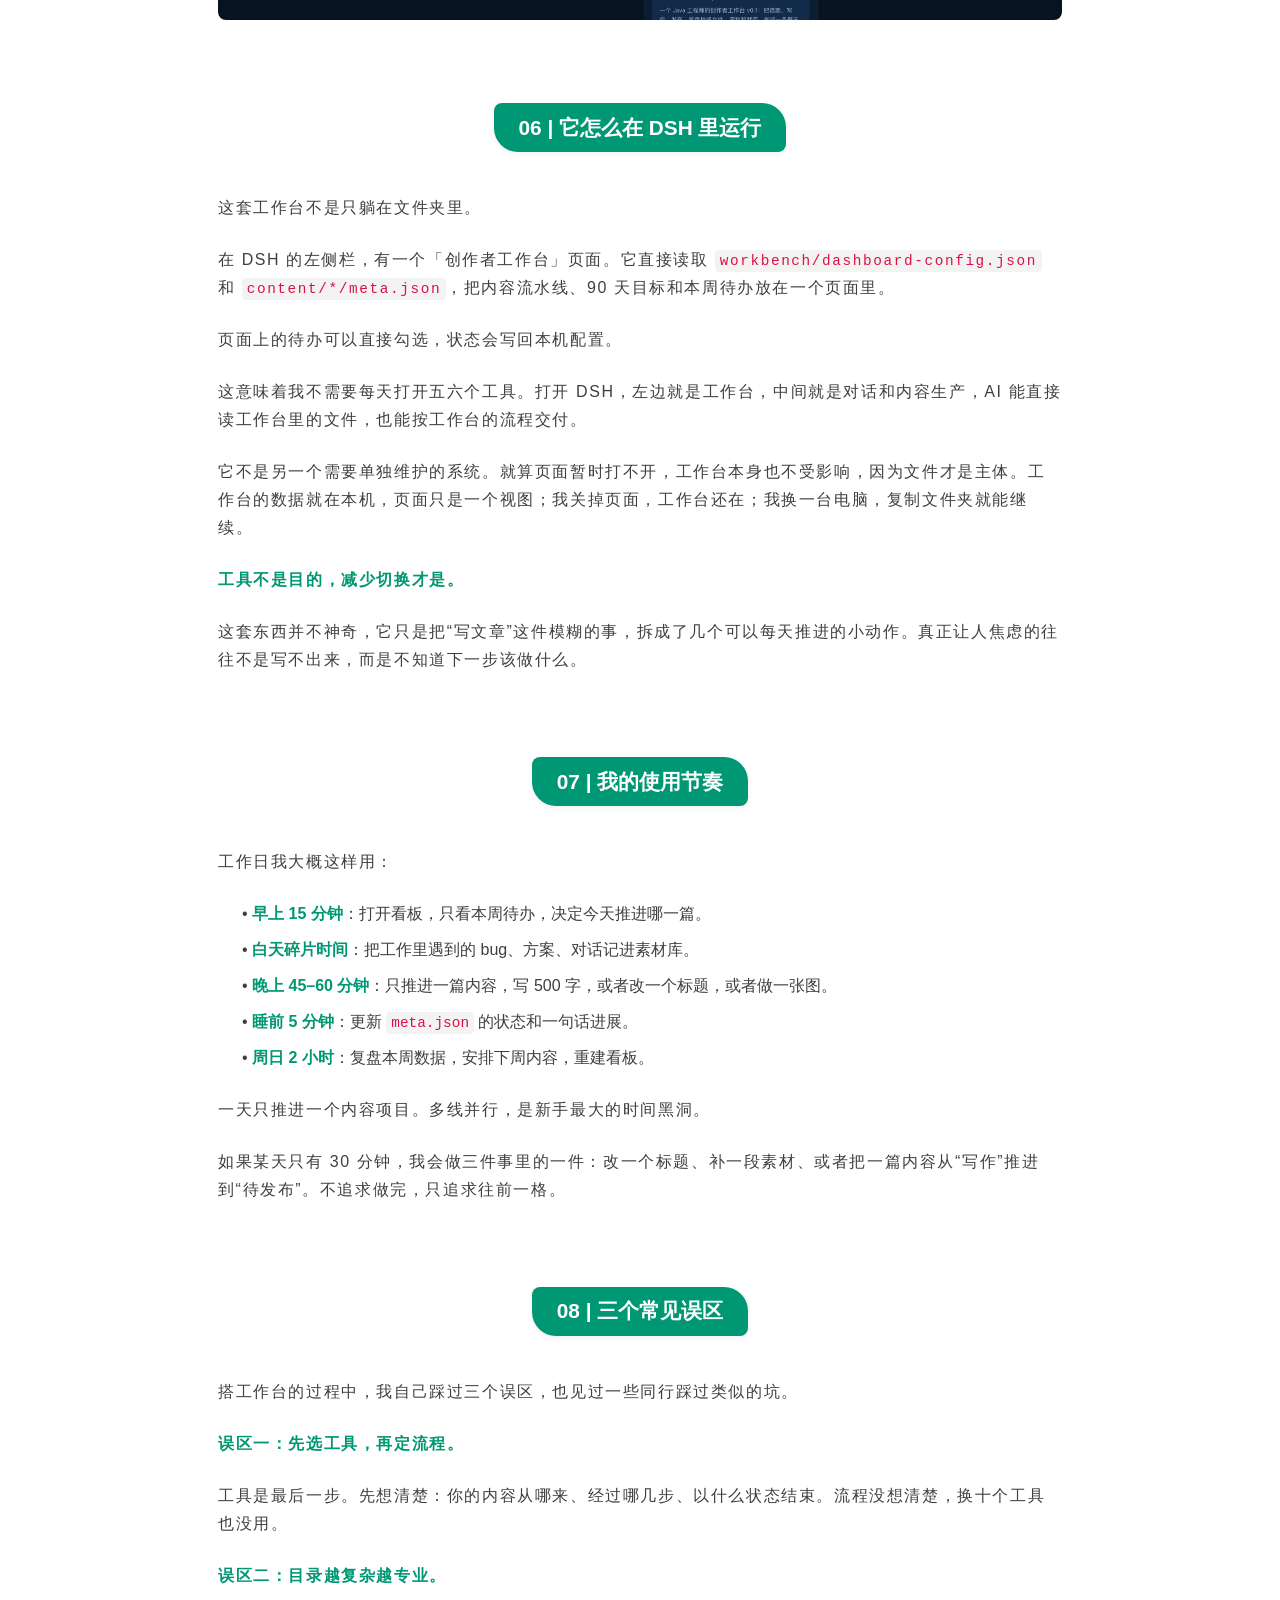
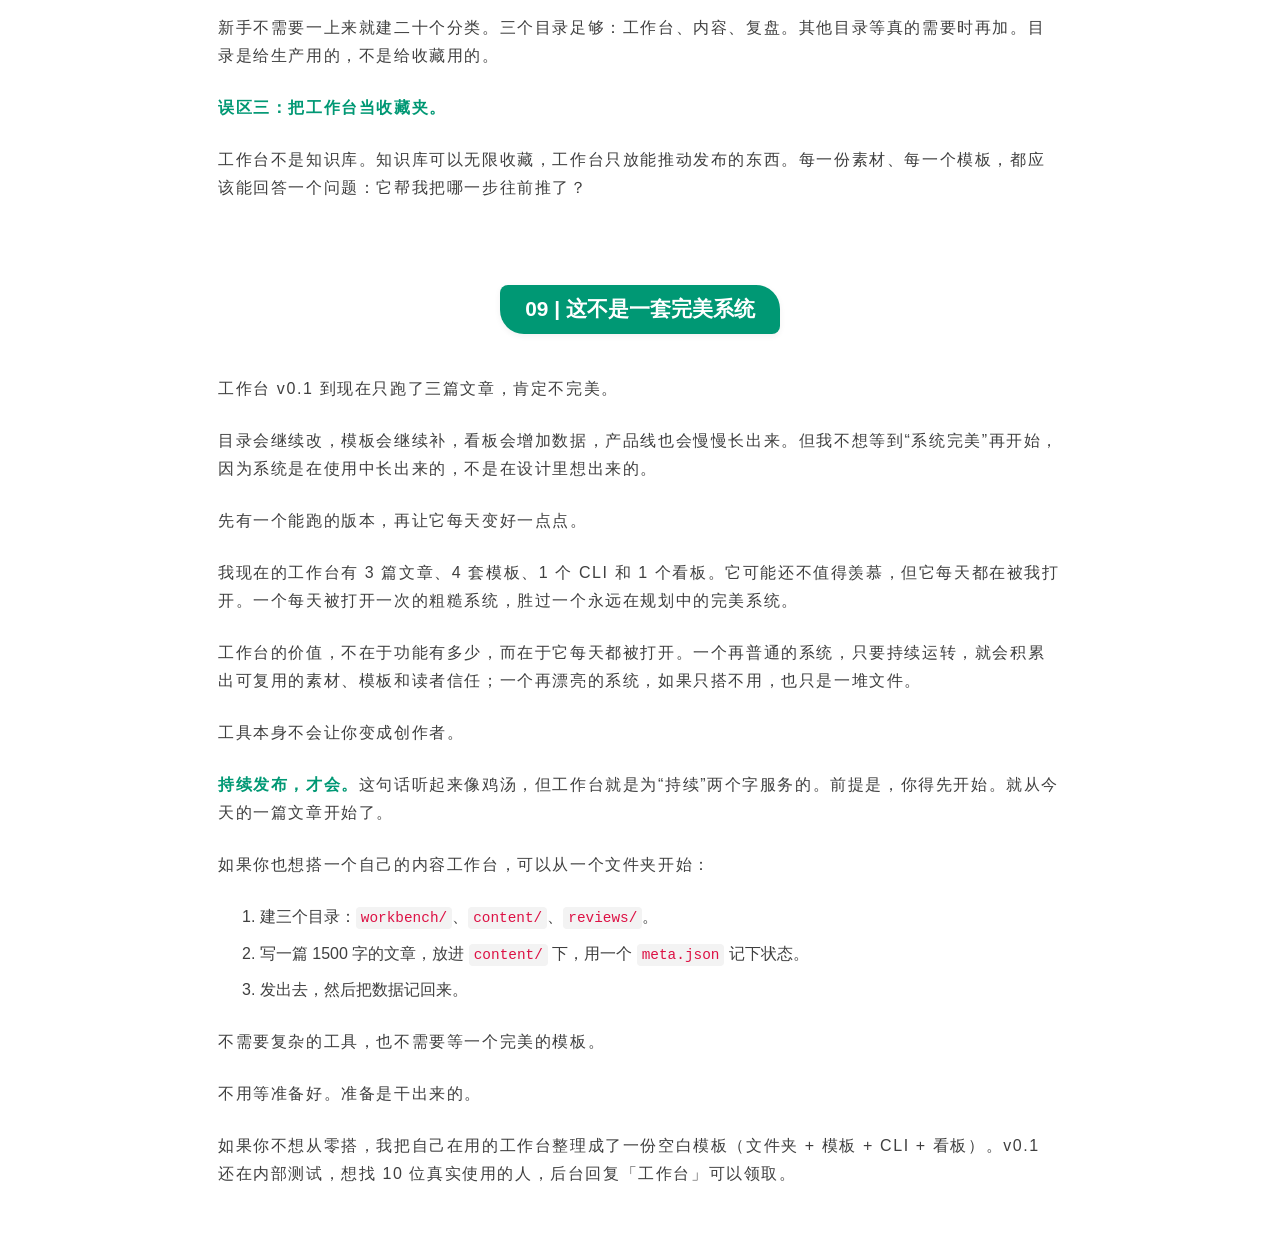
<file: articles/2026-11-15-creator-workbench-v01/index.html>
<!doctype html>
<html style="      ">
<head>
  <meta charset="utf-8">
  <meta name="viewport" content="width=device-width, initial-scale=1">
  <title>我用一个文件夹，管理所有内容</title>
  <meta name="description" content="一个 Java 工程师的创作者工作台 v0.1：把选题、写作、发布、复盘拆成文件、流程和状态，做成一条每天都能运转的内容生产线。">
  
  
</head>
<body style="padding: 24px; background: #ffffff; max-width: 860px; margin: 0 auto; font-family: -apple-system-font,BlinkMacSystemFont, Helvetica Neue, PingFang SC, Hiragino Sans GB , Microsoft YaHei UI , Microsoft YaHei ,Arial,sans-serif; font-size: 16px; line-height: 1.75; text-align: left;">
  <div id="output">
<section class="container" style="font-family: -apple-system-font,BlinkMacSystemFont, Helvetica Neue, PingFang SC, Hiragino Sans GB , Microsoft YaHei UI , Microsoft YaHei ,Arial,sans-serif; font-size: 16px; line-height: 1.75; text-align: left;"><blockquote class="blockquote" style="margin-right: 0; margin-left: 0; border-left: 4px solid #009874; border-radius: 6px; background: #f7f7f7; margin-bottom: 1em; font-style: italic; padding: 1em 1em 1em 2em; color: rgba(0, 0, 0, 0.6); border-bottom: 0.2px solid rgba(0, 0, 0, 0.04); border-top: 0.2px solid rgba(0, 0, 0, 0.04); border-right: 0.2px solid rgba(0, 0, 0, 0.04); margin-top: 0 !important;"><p class="p" style="display: block; font-size: 1em; letter-spacing: 0.1em; color: #3f3f3f; margin: 0;">不是工具测评，也不是效率玄学。</p><p class="p" style="display: block; font-size: 1em; letter-spacing: 0.1em; color: #3f3f3f; margin: 0;">是一个普通技术人，给自己搭的一条内容生产线。</p></blockquote><p class="p" style="margin: 1.5em 8px; letter-spacing: 0.1em; color: #3f3f3f;">我的内容曾经散在微信收藏、备忘录、桌面和浏览器标签页里。写一篇文章，常常要来回翻好几个地方；发完之后，数据又记在另一个表里。每次重新开始，都像从零开始。</p><p class="p" style="margin: 1.5em 8px; letter-spacing: 0.1em; color: #3f3f3f;">后来我意识到：我缺的不是灵感，是一条能重复运转的生产线。</p><p class="p" style="margin: 1.5em 8px; letter-spacing: 0.1em; color: #3f3f3f;">所以我用最土的办法——一个文件夹——搭了「创作者工作台 v0.1」。</p><h2 class="h2" data-heading="true" style="display: table; margin: 4em auto 2em; color: #fff; background: #009874; font-weight: bold; text-align: center; padding: 0.3em 1.2em; font-size: calc(16px * 1.3); border-radius: 8px 24px 8px 24px; box-shadow: 0 2px 6px rgba(0, 0, 0, 0.06);">01 | 为什么是文件夹，不是又一个 App</h2><p class="p" style="margin: 1.5em 8px; letter-spacing: 0.1em; color: #3f3f3f;">市面上的内容工具很多：笔记软件、选题工具、排版工具、数据看板。</p><p class="p" style="margin: 1.5em 8px; letter-spacing: 0.1em; color: #3f3f3f;">每一个都说能提升效率，但用着用着，内容反而更散了：选题在 A 工具，草稿在 B 工具，图片在 C 工具，发布记录在 D 工具，最后自己也记不清哪一份是最新的。</p><p class="p" style="margin: 1.5em 8px; letter-spacing: 0.1em; color: #3f3f3f;">文件夹的好处很朴素：</p><ul class="ul" style="margin-left: 0; color: #3f3f3f; list-style: none; padding-left: 1.5em;"><li class="listitem" style="display: block; color: #3f3f3f; margin: 0.5em 8px;">• <strong style="color: #009874; font-weight: bold; font-size: inherit;">它不会跑。</strong> 换电脑、换软件、换 AI 工具，文件还在。</li><li class="listitem" style="display: block; color: #3f3f3f; margin: 0.5em 8px;">• <strong style="color: #009874; font-weight: bold; font-size: inherit;">它能备份。</strong> 复制一份就是备份，不需要导出、迁移、等会员。</li><li class="listitem" style="display: block; color: #3f3f3f; margin: 0.5em 8px;">• <strong style="color: #009874; font-weight: bold; font-size: inherit;">AI 能读。</strong> 不管用 DSH、Claude 还是别的工具，只要能读文件，就能接手我的工作台。</li><li class="listitem" style="display: block; color: #3f3f3f; margin: 0.5em 8px;">• <strong style="color: #009874; font-weight: bold; font-size: inherit;">它逼我把事情想清楚。</strong> 一个文件该叫什么、放在哪、解决什么问题，骗不了人。</li></ul><p class="p" style="margin: 1.5em 8px; letter-spacing: 0.1em; color: #3f3f3f;">我试过把内容放进笔记软件，也试过用各种在线工具。结果往往是：工具换了一轮，内容还是散的。因为工具解决的是“记录”，不是“生产”。</p><p class="p" style="margin: 1.5em 8px; letter-spacing: 0.1em; color: #3f3f3f;">工具会过时，文件不会。</p><h2 class="h2" data-heading="true" style="display: table; margin: 4em auto 2em; color: #fff; background: #009874; font-weight: bold; text-align: center; padding: 0.3em 1.2em; font-size: calc(16px * 1.3); border-radius: 8px 24px 8px 24px; box-shadow: 0 2px 6px rgba(0, 0, 0, 0.06);">02 | 工作台的四个原则</h2><p class="p" style="margin: 1.5em 8px; letter-spacing: 0.1em; color: #3f3f3f;">在搭目录之前，我先定了四条原则。</p><p class="p" style="margin: 1.5em 8px; letter-spacing: 0.1em; color: #3f3f3f;"><strong style="color: #009874; font-weight: bold; font-size: inherit;">第一，单一事实源。</strong> 每篇内容只有一个主文件，其他都是附件。同一篇内容，不会同时存在三个“最终版”。</p><p class="p" style="margin: 1.5em 8px; letter-spacing: 0.1em; color: #3f3f3f;"><strong style="color: #009874; font-weight: bold; font-size: inherit;">第二，状态可追踪。</strong> 每篇内容只有四种状态：选题、写作、待发布、已发布，不允许自创状态。打开看板，就知道今天该推进哪一篇。</p><p class="p" style="margin: 1.5em 8px; letter-spacing: 0.1em; color: #3f3f3f;"><strong style="color: #009874; font-weight: bold; font-size: inherit;">第三，流程模板化。</strong> 选题有选题卡，写作有文章模板，发布有检查清单，复盘有周复盘模板。模板不是限制，是把重复动作固定下来。</p><p class="p" style="margin: 1.5em 8px; letter-spacing: 0.1em; color: #3f3f3f;"><strong style="color: #009874; font-weight: bold; font-size: inherit;">第四，对人友好，也对 AI 友好。</strong> 目录结构清晰、文件命名一致，我自己看得懂，DSH（我日常用的 AI 工作台）里的 AI 也能直接读、直接改、直接生成可发布的草稿。AI 不需要猜文件在哪，也不需要问“最新版是哪个”。</p><h2 class="h2" data-heading="true" style="display: table; margin: 4em auto 2em; color: #fff; background: #009874; font-weight: bold; text-align: center; padding: 0.3em 1.2em; font-size: calc(16px * 1.3); border-radius: 8px 24px 8px 24px; box-shadow: 0 2px 6px rgba(0, 0, 0, 0.06);">03 | 目录长什么样</h2><p class="p" style="margin: 1.5em 8px; letter-spacing: 0.1em; color: #3f3f3f;">工作台在 <code class="codespan" style="font-size: 90%; color: #d14; background: rgba(27, 31, 35, 0.05); padding: 3px 5px; border-radius: 4px;">creater/</code> 下，大致是这样：</p><pre class="hljs code__pre" style="color: #24292e; background: #fff; font-size: 90%; overflow-x: auto; border-radius: 8px; line-height: 1.5; margin: 10px 8px; box-shadow: inset 0 0 10px rgba(0,0,0,0.05); border: 1px solid rgba(0, 0, 0, 0.04); padding: 0 !important;"><span class="mac-sign" style="display: flex; padding: 10px 14px 0;"><svg xmlns="http://www.w3.org/2000/svg" version="1.1" x="0px" y="0px" width="45px" height="13px" viewBox="0 0 450 130">
    <ellipse cx="50" cy="65" rx="50" ry="52" stroke="rgb(220,60,54)" stroke-width="2" fill="rgb(237,108,96)"/>
    <ellipse cx="225" cy="65" rx="50" ry="52" stroke="rgb(218,151,33)" stroke-width="2" fill="rgb(247,193,81)"/>
    <ellipse cx="400" cy="65" rx="50" ry="52" stroke="rgb(27,161,37)" stroke-width="2" fill="rgb(100,200,86)"/>
  </svg></span><code class="language-text" style="font-size: 90%; border-radius: 4px; display: -webkit-box; padding: 0.5em 1em 1em; overflow-x: auto; text-indent: 0; color: inherit; background: none; white-space: nowrap; margin: 0; font-family: 'Fira Code',
    Menlo,
    Operator Mono,
    Consolas,
    Monaco,
    monospace;">creater/<br>├──&nbsp;workbench/&nbsp;&nbsp;&nbsp;&nbsp;&nbsp;&nbsp;&nbsp;&nbsp;&nbsp;&nbsp;#&nbsp;工作台：定位、选题、模板、看板、工具<br>├──&nbsp;content/&nbsp;&nbsp;&nbsp;&nbsp;&nbsp;&nbsp;&nbsp;&nbsp;&nbsp;&nbsp;&nbsp;&nbsp;#&nbsp;每一篇内容一个独立项目<br>├──&nbsp;reviews/&nbsp;&nbsp;&nbsp;&nbsp;&nbsp;&nbsp;&nbsp;&nbsp;&nbsp;&nbsp;&nbsp;&nbsp;#&nbsp;独立审稿报告<br>└──&nbsp;.baoyu-skills/&nbsp;&nbsp;&nbsp;&nbsp;&nbsp;&nbsp;#&nbsp;发布与配图配置</code></pre><p class="p" style="margin: 1.5em 8px; letter-spacing: 0.1em; color: #3f3f3f;">每一篇内容，是一个独立的小项目：</p><pre class="hljs code__pre" style="color: #24292e; background: #fff; font-size: 90%; overflow-x: auto; border-radius: 8px; line-height: 1.5; margin: 10px 8px; box-shadow: inset 0 0 10px rgba(0,0,0,0.05); border: 1px solid rgba(0, 0, 0, 0.04); padding: 0 !important;"><span class="mac-sign" style="display: flex; padding: 10px 14px 0;"><svg xmlns="http://www.w3.org/2000/svg" version="1.1" x="0px" y="0px" width="45px" height="13px" viewBox="0 0 450 130">
    <ellipse cx="50" cy="65" rx="50" ry="52" stroke="rgb(220,60,54)" stroke-width="2" fill="rgb(237,108,96)"/>
    <ellipse cx="225" cy="65" rx="50" ry="52" stroke="rgb(218,151,33)" stroke-width="2" fill="rgb(247,193,81)"/>
    <ellipse cx="400" cy="65" rx="50" ry="52" stroke="rgb(27,161,37)" stroke-width="2" fill="rgb(100,200,86)"/>
  </svg></span><code class="language-text" style="font-size: 90%; border-radius: 4px; display: -webkit-box; padding: 0.5em 1em 1em; overflow-x: auto; text-indent: 0; color: inherit; background: none; white-space: nowrap; margin: 0; font-family: 'Fira Code',
    Menlo,
    Operator Mono,
    Consolas,
    Monaco,
    monospace;">content/2026-11-09-stop-learning-ai/<br>├──&nbsp;article.md&nbsp;&nbsp;&nbsp;&nbsp;&nbsp;&nbsp;&nbsp;&nbsp;&nbsp;&nbsp;#&nbsp;正文<br>├──&nbsp;meta.json&nbsp;&nbsp;&nbsp;&nbsp;&nbsp;&nbsp;&nbsp;&nbsp;&nbsp;&nbsp;&nbsp;#&nbsp;状态、栏目、平台、摘要<br>├──&nbsp;imgs/&nbsp;&nbsp;&nbsp;&nbsp;&nbsp;&nbsp;&nbsp;&nbsp;&nbsp;&nbsp;&nbsp;&nbsp;&nbsp;&nbsp;&nbsp;#&nbsp;封面和内文图<br>├──&nbsp;prompts/&nbsp;&nbsp;&nbsp;&nbsp;&nbsp;&nbsp;&nbsp;&nbsp;&nbsp;&nbsp;&nbsp;&nbsp;#&nbsp;配图提示词<br>└──&nbsp;wechat-preview.html&nbsp;#&nbsp;本地排版预览</code></pre><p class="p" style="margin: 1.5em 8px; letter-spacing: 0.1em; color: #3f3f3f;">文章、元数据、图片、发布状态都在一起。要改哪篇，直接进对应文件夹，不用满电脑找。</p><p class="p" style="margin: 1.5em 8px; letter-spacing: 0.1em; color: #3f3f3f;"><code class="codespan" style="font-size: 90%; color: #d14; background: rgba(27, 31, 35, 0.05); padding: 3px 5px; border-radius: 4px;">meta.json</code> 里放的是最关键的信息（实际字段会更多，比如 slug、date、summary、cover 等）：</p><pre class="hljs code__pre" style="color: #24292e; background: #fff; font-size: 90%; overflow-x: auto; border-radius: 8px; line-height: 1.5; margin: 10px 8px; box-shadow: inset 0 0 10px rgba(0,0,0,0.05); border: 1px solid rgba(0, 0, 0, 0.04); padding: 0 !important;"><span class="mac-sign" style="display: flex; padding: 10px 14px 0;"><svg xmlns="http://www.w3.org/2000/svg" version="1.1" x="0px" y="0px" width="45px" height="13px" viewBox="0 0 450 130">
    <ellipse cx="50" cy="65" rx="50" ry="52" stroke="rgb(220,60,54)" stroke-width="2" fill="rgb(237,108,96)"/>
    <ellipse cx="225" cy="65" rx="50" ry="52" stroke="rgb(218,151,33)" stroke-width="2" fill="rgb(247,193,81)"/>
    <ellipse cx="400" cy="65" rx="50" ry="52" stroke="rgb(27,161,37)" stroke-width="2" fill="rgb(100,200,86)"/>
  </svg></span><code class="language-json" style="font-size: 90%; border-radius: 4px; display: -webkit-box; padding: 0.5em 1em 1em; overflow-x: auto; text-indent: 0; color: inherit; background: none; white-space: nowrap; margin: 0; font-family: 'Fira Code',
    Menlo,
    Operator Mono,
    Consolas,
    Monaco,
    monospace;"><span class="hljs-punctuation">{</span><span class="hljs-attr" style="color: #005cc5;"><br>&nbsp;&nbsp;&quot;title&quot;</span><span class="hljs-punctuation">:</span><span class="hljs-string" style="color: #032f62;">&nbsp;&quot;我用一个文件夹，管理所有内容&quot;</span><span class="hljs-punctuation">,</span><span class="hljs-attr" style="color: #005cc5;"><br>&nbsp;&nbsp;&quot;status&quot;</span><span class="hljs-punctuation">:</span><span class="hljs-string" style="color: #032f62;">&nbsp;&quot;待发布&quot;</span><span class="hljs-punctuation">,</span><span class="hljs-attr" style="color: #005cc5;"><br>&nbsp;&nbsp;&quot;pillar&quot;</span><span class="hljs-punctuation">:</span><span class="hljs-string" style="color: #032f62;">&nbsp;&quot;工具与工作台&quot;</span><span class="hljs-punctuation">,</span><span class="hljs-attr" style="color: #005cc5;"><br>&nbsp;&nbsp;&quot;platforms&quot;</span><span class="hljs-punctuation">:</span><span class="hljs-punctuation">&nbsp;[</span><span class="hljs-string" style="color: #032f62;">&quot;wechat&quot;</span><span class="hljs-punctuation">]</span><span class="hljs-punctuation"><br>}</span></code></pre><p class="p" style="margin: 1.5em 8px; letter-spacing: 0.1em; color: #3f3f3f;">状态一变，刷新 DSH 页面或重新生成看板就能看到，不需要手动维护第二份表格。</p><h2 class="h2" data-heading="true" style="display: table; margin: 4em auto 2em; color: #fff; background: #009874; font-weight: bold; text-align: center; padding: 0.3em 1.2em; font-size: calc(16px * 1.3); border-radius: 8px 24px 8px 24px; box-shadow: 0 2px 6px rgba(0, 0, 0, 0.06);">04 | 四个动作，一条生产线</h2><p class="p" style="margin: 1.5em 8px; letter-spacing: 0.1em; color: #3f3f3f;">工作台把内容生产拆成四个动作。</p><p class="p" style="margin: 1.5em 8px; letter-spacing: 0.1em; color: #3f3f3f;"><strong style="color: #009874; font-weight: bold; font-size: inherit;">第一，选。</strong> 选题库里存着 39 个题目，按栏目、痛点、形式和优先级分类。每次从里面挑一个，用选题卡打分，12 分以上才做。不靠灵感，靠库存。</p><p class="p" style="margin: 1.5em 8px; letter-spacing: 0.1em; color: #3f3f3f;">选题卡会问五个问题：读者是谁、痛点是什么、我的独特素材是什么、读者能带走什么、能拆成几种形式。答不上来，就说明这个题目还不值得写。</p><p class="p" style="margin: 1.5em 8px; letter-spacing: 0.1em; color: #3f3f3f;"><strong style="color: #009874; font-weight: bold; font-size: inherit;">第二，写。</strong> 按公众号模板写：钩子、问题、转折、方法、行动。写完先不回头改，第二天再修。初稿的目标不是完美，是存在。</p><p class="p" style="margin: 1.5em 8px; letter-spacing: 0.1em; color: #3f3f3f;"><strong style="color: #009874; font-weight: bold; font-size: inherit;">第三，发。</strong> 发布前过一遍检查清单：标题、摘要、封面、图片、作者、评论、原创声明。发布后更新 <code class="codespan" style="font-size: 90%; color: #d14; background: rgba(27, 31, 35, 0.05); padding: 3px 5px; border-radius: 4px;">meta.json</code> 和发布记录。</p><p class="p" style="margin: 1.5em 8px; letter-spacing: 0.1em; color: #3f3f3f;"><strong style="color: #009874; font-weight: bold; font-size: inherit;">第四，复盘。</strong> 每周只看三个数：读完率、关注转化、咨询或付费。数据不好，先改选题和开头，不改人设，也不怀疑人生。</p><p class="p" style="margin: 1.5em 8px; letter-spacing: 0.1em; color: #3f3f3f;">选、写、发、复盘，循环起来，就是一条生产线。</p><p class="p" style="margin: 1.5em 8px; letter-spacing: 0.1em; color: #3f3f3f;"><img src="./imgs/illustration-flow.png" alt="四个动作" style="max-width:100%;height:auto;display:block;margin:1.5em auto;border-radius:8px;"></p><p class="p" style="margin: 1.5em 8px; letter-spacing: 0.1em; color: #3f3f3f;">四个动作听起来简单，难的是每次都按同一套动作走：不跳步骤，不凭心情，不在写作的时候突然去改封面。流程的意义，就是减少临时决策。</p><p class="p" style="margin: 1.5em 8px; letter-spacing: 0.1em; color: #3f3f3f;">比如这一周：周一定选题，周二查资料列提纲，周三写初稿，周四写完并删改，周五配图排版发布，周六拆小红书和口播，周日复盘。每个动作都能在工作台里找到对应的文件和状态。没有惊喜，也没有混乱。</p><h2 class="h2" data-heading="true" style="display: table; margin: 4em auto 2em; color: #fff; background: #009874; font-weight: bold; text-align: center; padding: 0.3em 1.2em; font-size: calc(16px * 1.3); border-radius: 8px 24px 8px 24px; box-shadow: 0 2px 6px rgba(0, 0, 0, 0.06);">05 | 一个看板，一条命令</h2><p class="p" style="margin: 1.5em 8px; letter-spacing: 0.1em; color: #3f3f3f;">工作台自带一个零依赖的 Python CLI：</p><pre class="hljs code__pre" style="color: #24292e; background: #fff; font-size: 90%; overflow-x: auto; border-radius: 8px; line-height: 1.5; margin: 10px 8px; box-shadow: inset 0 0 10px rgba(0,0,0,0.05); border: 1px solid rgba(0, 0, 0, 0.04); padding: 0 !important;"><span class="mac-sign" style="display: flex; padding: 10px 14px 0;"><svg xmlns="http://www.w3.org/2000/svg" version="1.1" x="0px" y="0px" width="45px" height="13px" viewBox="0 0 450 130">
    <ellipse cx="50" cy="65" rx="50" ry="52" stroke="rgb(220,60,54)" stroke-width="2" fill="rgb(237,108,96)"/>
    <ellipse cx="225" cy="65" rx="50" ry="52" stroke="rgb(218,151,33)" stroke-width="2" fill="rgb(247,193,81)"/>
    <ellipse cx="400" cy="65" rx="50" ry="52" stroke="rgb(27,161,37)" stroke-width="2" fill="rgb(100,200,86)"/>
  </svg></span><code class="language-bash" style="font-size: 90%; border-radius: 4px; display: -webkit-box; padding: 0.5em 1em 1em; overflow-x: auto; text-indent: 0; color: inherit; background: none; white-space: nowrap; margin: 0; font-family: 'Fira Code',
    Menlo,
    Operator Mono,
    Consolas,
    Monaco,
    monospace;">python3&nbsp;workbench/tools/workbench.py&nbsp;new<span class="hljs-string" style="color: #032f62;">&nbsp;&quot;标题&quot;</span>&nbsp;--slug&nbsp;english-slug<br>python3&nbsp;workbench/tools/workbench.py&nbsp;list<br>python3&nbsp;workbench/tools/workbench.py&nbsp;dashboard</code></pre><p class="p" style="margin: 1.5em 8px; letter-spacing: 0.1em; color: #3f3f3f;"><code class="codespan" style="font-size: 90%; color: #d14; background: rgba(27, 31, 35, 0.05); padding: 3px 5px; border-radius: 4px;">new</code> 创建一篇内容项目，<code class="codespan" style="font-size: 90%; color: #d14; background: rgba(27, 31, 35, 0.05); padding: 3px 5px; border-radius: 4px;">list</code> 查看内容流水线，<code class="codespan" style="font-size: 90%; color: #d14; background: rgba(27, 31, 35, 0.05); padding: 3px 5px; border-radius: 4px;">dashboard</code> 生成可视化看板。</p><p class="p" style="margin: 1.5em 8px; letter-spacing: 0.1em; color: #3f3f3f;">看板上能看到内容总数、待发布数量、90 天目标进度、每一篇内容卡在哪一步，以及本周待办。它不花哨，但打开就知道今天该做什么。</p><p class="p" style="margin: 1.5em 8px; letter-spacing: 0.1em; color: #3f3f3f;">比如看板上会显示内容总数、待发布数量、本周待办完成度。我不用回忆“上次写到哪了”，页面会告诉我。</p><p class="p" style="margin: 1.5em 8px; letter-spacing: 0.1em; color: #3f3f3f;"><img src="./imgs/dashboard.png" alt="工作台看板" style="max-width:100%;height:auto;display:block;margin:1.5em auto;border-radius:8px;"></p><h2 class="h2" data-heading="true" style="display: table; margin: 4em auto 2em; color: #fff; background: #009874; font-weight: bold; text-align: center; padding: 0.3em 1.2em; font-size: calc(16px * 1.3); border-radius: 8px 24px 8px 24px; box-shadow: 0 2px 6px rgba(0, 0, 0, 0.06);">06 | 它怎么在 DSH 里运行</h2><p class="p" style="margin: 1.5em 8px; letter-spacing: 0.1em; color: #3f3f3f;">这套工作台不是只躺在文件夹里。</p><p class="p" style="margin: 1.5em 8px; letter-spacing: 0.1em; color: #3f3f3f;">在 DSH 的左侧栏，有一个「创作者工作台」页面。它直接读取 <code class="codespan" style="font-size: 90%; color: #d14; background: rgba(27, 31, 35, 0.05); padding: 3px 5px; border-radius: 4px;">workbench/dashboard-config.json</code> 和 <code class="codespan" style="font-size: 90%; color: #d14; background: rgba(27, 31, 35, 0.05); padding: 3px 5px; border-radius: 4px;">content/*/meta.json</code>，把内容流水线、90 天目标和本周待办放在一个页面里。</p><p class="p" style="margin: 1.5em 8px; letter-spacing: 0.1em; color: #3f3f3f;">页面上的待办可以直接勾选，状态会写回本机配置。</p><p class="p" style="margin: 1.5em 8px; letter-spacing: 0.1em; color: #3f3f3f;">这意味着我不需要每天打开五六个工具。打开 DSH，左边就是工作台，中间就是对话和内容生产，AI 能直接读工作台里的文件，也能按工作台的流程交付。</p><p class="p" style="margin: 1.5em 8px; letter-spacing: 0.1em; color: #3f3f3f;">它不是另一个需要单独维护的系统。就算页面暂时打不开，工作台本身也不受影响，因为文件才是主体。工作台的数据就在本机，页面只是一个视图；我关掉页面，工作台还在；我换一台电脑，复制文件夹就能继续。</p><p class="p" style="margin: 1.5em 8px; letter-spacing: 0.1em; color: #3f3f3f;"><strong style="color: #009874; font-weight: bold; font-size: inherit;">工具不是目的，减少切换才是。</strong></p><p class="p" style="margin: 1.5em 8px; letter-spacing: 0.1em; color: #3f3f3f;">这套东西并不神奇，它只是把“写文章”这件模糊的事，拆成了几个可以每天推进的小动作。真正让人焦虑的往往不是写不出来，而是不知道下一步该做什么。</p><h2 class="h2" data-heading="true" style="display: table; margin: 4em auto 2em; color: #fff; background: #009874; font-weight: bold; text-align: center; padding: 0.3em 1.2em; font-size: calc(16px * 1.3); border-radius: 8px 24px 8px 24px; box-shadow: 0 2px 6px rgba(0, 0, 0, 0.06);">07 | 我的使用节奏</h2><p class="p" style="margin: 1.5em 8px; letter-spacing: 0.1em; color: #3f3f3f;">工作日我大概这样用：</p><ul class="ul" style="margin-left: 0; color: #3f3f3f; list-style: none; padding-left: 1.5em;"><li class="listitem" style="display: block; color: #3f3f3f; margin: 0.5em 8px;">• <strong style="color: #009874; font-weight: bold; font-size: inherit;">早上 15 分钟</strong>：打开看板，只看本周待办，决定今天推进哪一篇。</li><li class="listitem" style="display: block; color: #3f3f3f; margin: 0.5em 8px;">• <strong style="color: #009874; font-weight: bold; font-size: inherit;">白天碎片时间</strong>：把工作里遇到的 bug、方案、对话记进素材库。</li><li class="listitem" style="display: block; color: #3f3f3f; margin: 0.5em 8px;">• <strong style="color: #009874; font-weight: bold; font-size: inherit;">晚上 45–60 分钟</strong>：只推进一篇内容，写 500 字，或者改一个标题，或者做一张图。</li><li class="listitem" style="display: block; color: #3f3f3f; margin: 0.5em 8px;">• <strong style="color: #009874; font-weight: bold; font-size: inherit;">睡前 5 分钟</strong>：更新 <code class="codespan" style="font-size: 90%; color: #d14; background: rgba(27, 31, 35, 0.05); padding: 3px 5px; border-radius: 4px;">meta.json</code> 的状态和一句话进展。</li><li class="listitem" style="display: block; color: #3f3f3f; margin: 0.5em 8px;">• <strong style="color: #009874; font-weight: bold; font-size: inherit;">周日 2 小时</strong>：复盘本周数据，安排下周内容，重建看板。</li></ul><p class="p" style="margin: 1.5em 8px; letter-spacing: 0.1em; color: #3f3f3f;">一天只推进一个内容项目。多线并行，是新手最大的时间黑洞。</p><p class="p" style="margin: 1.5em 8px; letter-spacing: 0.1em; color: #3f3f3f;">如果某天只有 30 分钟，我会做三件事里的一件：改一个标题、补一段素材、或者把一篇内容从“写作”推进到“待发布”。不追求做完，只追求往前一格。</p><h2 class="h2" data-heading="true" style="display: table; margin: 4em auto 2em; color: #fff; background: #009874; font-weight: bold; text-align: center; padding: 0.3em 1.2em; font-size: calc(16px * 1.3); border-radius: 8px 24px 8px 24px; box-shadow: 0 2px 6px rgba(0, 0, 0, 0.06);">08 | 三个常见误区</h2><p class="p" style="margin: 1.5em 8px; letter-spacing: 0.1em; color: #3f3f3f;">搭工作台的过程中，我自己踩过三个误区，也见过一些同行踩过类似的坑。</p><p class="p" style="margin: 1.5em 8px; letter-spacing: 0.1em; color: #3f3f3f;"><strong style="color: #009874; font-weight: bold; font-size: inherit;">误区一：先选工具，再定流程。</strong></p><p class="p" style="margin: 1.5em 8px; letter-spacing: 0.1em; color: #3f3f3f;">工具是最后一步。先想清楚：你的内容从哪来、经过哪几步、以什么状态结束。流程没想清楚，换十个工具也没用。</p><p class="p" style="margin: 1.5em 8px; letter-spacing: 0.1em; color: #3f3f3f;"><strong style="color: #009874; font-weight: bold; font-size: inherit;">误区二：目录越复杂越专业。</strong></p><p class="p" style="margin: 1.5em 8px; letter-spacing: 0.1em; color: #3f3f3f;">新手不需要一上来就建二十个分类。三个目录足够：工作台、内容、复盘。其他目录等真的需要时再加。目录是给生产用的，不是给收藏用的。</p><p class="p" style="margin: 1.5em 8px; letter-spacing: 0.1em; color: #3f3f3f;"><strong style="color: #009874; font-weight: bold; font-size: inherit;">误区三：把工作台当收藏夹。</strong></p><p class="p" style="margin: 1.5em 8px; letter-spacing: 0.1em; color: #3f3f3f;">工作台不是知识库。知识库可以无限收藏，工作台只放能推动发布的东西。每一份素材、每一个模板，都应该能回答一个问题：它帮我把哪一步往前推了？</p><h2 class="h2" data-heading="true" style="display: table; margin: 4em auto 2em; color: #fff; background: #009874; font-weight: bold; text-align: center; padding: 0.3em 1.2em; font-size: calc(16px * 1.3); border-radius: 8px 24px 8px 24px; box-shadow: 0 2px 6px rgba(0, 0, 0, 0.06);">09 | 这不是一套完美系统</h2><p class="p" style="margin: 1.5em 8px; letter-spacing: 0.1em; color: #3f3f3f;">工作台 v0.1 到现在只跑了三篇文章，肯定不完美。</p><p class="p" style="margin: 1.5em 8px; letter-spacing: 0.1em; color: #3f3f3f;">目录会继续改，模板会继续补，看板会增加数据，产品线也会慢慢长出来。但我不想等到“系统完美”再开始，因为系统是在使用中长出来的，不是在设计里想出来的。</p><p class="p" style="margin: 1.5em 8px; letter-spacing: 0.1em; color: #3f3f3f;">先有一个能跑的版本，再让它每天变好一点点。</p><p class="p" style="margin: 1.5em 8px; letter-spacing: 0.1em; color: #3f3f3f;">我现在的工作台有 3 篇文章、4 套模板、1 个 CLI 和 1 个看板。它可能还不值得羡慕，但它每天都在被我打开。一个每天被打开一次的粗糙系统，胜过一个永远在规划中的完美系统。</p><p class="p" style="margin: 1.5em 8px; letter-spacing: 0.1em; color: #3f3f3f;">工作台的价值，不在于功能有多少，而在于它每天都被打开。一个再普通的系统，只要持续运转，就会积累出可复用的素材、模板和读者信任；一个再漂亮的系统，如果只搭不用，也只是一堆文件。</p><p class="p" style="margin: 1.5em 8px; letter-spacing: 0.1em; color: #3f3f3f;">工具本身不会让你变成创作者。</p><p class="p" style="margin: 1.5em 8px; letter-spacing: 0.1em; color: #3f3f3f;"><strong style="color: #009874; font-weight: bold; font-size: inherit;">持续发布，才会。</strong>这句话听起来像鸡汤，但工作台就是为“持续”两个字服务的。前提是，你得先开始。就从今天的一篇文章开始了。</p><p class="p" style="margin: 1.5em 8px; letter-spacing: 0.1em; color: #3f3f3f;">如果你也想搭一个自己的内容工作台，可以从一个文件夹开始：</p><ol class="ol" style="margin-left: 0; color: #3f3f3f; padding-left: 1.5em;"><li class="listitem" style="display: block; color: #3f3f3f; margin: 0.5em 8px;">1. 建三个目录：<code class="codespan" style="font-size: 90%; color: #d14; background: rgba(27, 31, 35, 0.05); padding: 3px 5px; border-radius: 4px;">workbench/</code>、<code class="codespan" style="font-size: 90%; color: #d14; background: rgba(27, 31, 35, 0.05); padding: 3px 5px; border-radius: 4px;">content/</code>、<code class="codespan" style="font-size: 90%; color: #d14; background: rgba(27, 31, 35, 0.05); padding: 3px 5px; border-radius: 4px;">reviews/</code>。</li><li class="listitem" style="display: block; color: #3f3f3f; margin: 0.5em 8px;">2. 写一篇 1500 字的文章，放进 <code class="codespan" style="font-size: 90%; color: #d14; background: rgba(27, 31, 35, 0.05); padding: 3px 5px; border-radius: 4px;">content/</code> 下，用一个 <code class="codespan" style="font-size: 90%; color: #d14; background: rgba(27, 31, 35, 0.05); padding: 3px 5px; border-radius: 4px;">meta.json</code> 记下状态。</li><li class="listitem" style="display: block; color: #3f3f3f; margin: 0.5em 8px;">3. 发出去，然后把数据记回来。</li></ol><p class="p" style="margin: 1.5em 8px; letter-spacing: 0.1em; color: #3f3f3f;">不需要复杂的工具，也不需要等一个完美的模板。</p><p class="p" style="margin: 1.5em 8px; letter-spacing: 0.1em; color: #3f3f3f;">不用等准备好。准备是干出来的。</p><p class="p" style="margin: 1.5em 8px; letter-spacing: 0.1em; color: #3f3f3f;">如果你不想从零搭，我把自己在用的工作台整理成了一份空白模板（文件夹 + 模板 + CLI + 看板）。v0.1 还在内部测试，想找 10 位真实使用的人，后台回复「工作台」可以领取。</p>
    
  
    
  
    
  </section>
  </div>
<style>.site-back{position:fixed;right:18px;bottom:18px;z-index:9999;background:#0B1B2B;color:#E8863A;border:1px solid rgba(232,134,58,.45);border-radius:999px;padding:9px 14px;font:13px/1 -apple-system,"PingFang SC",sans-serif;text-decoration:none;box-shadow:0 6px 24px rgba(0,0,0,.25)}</style><a class="site-back" href="../../index.html">← 返回创作者工作台</a>
</body>
</html>
</file>
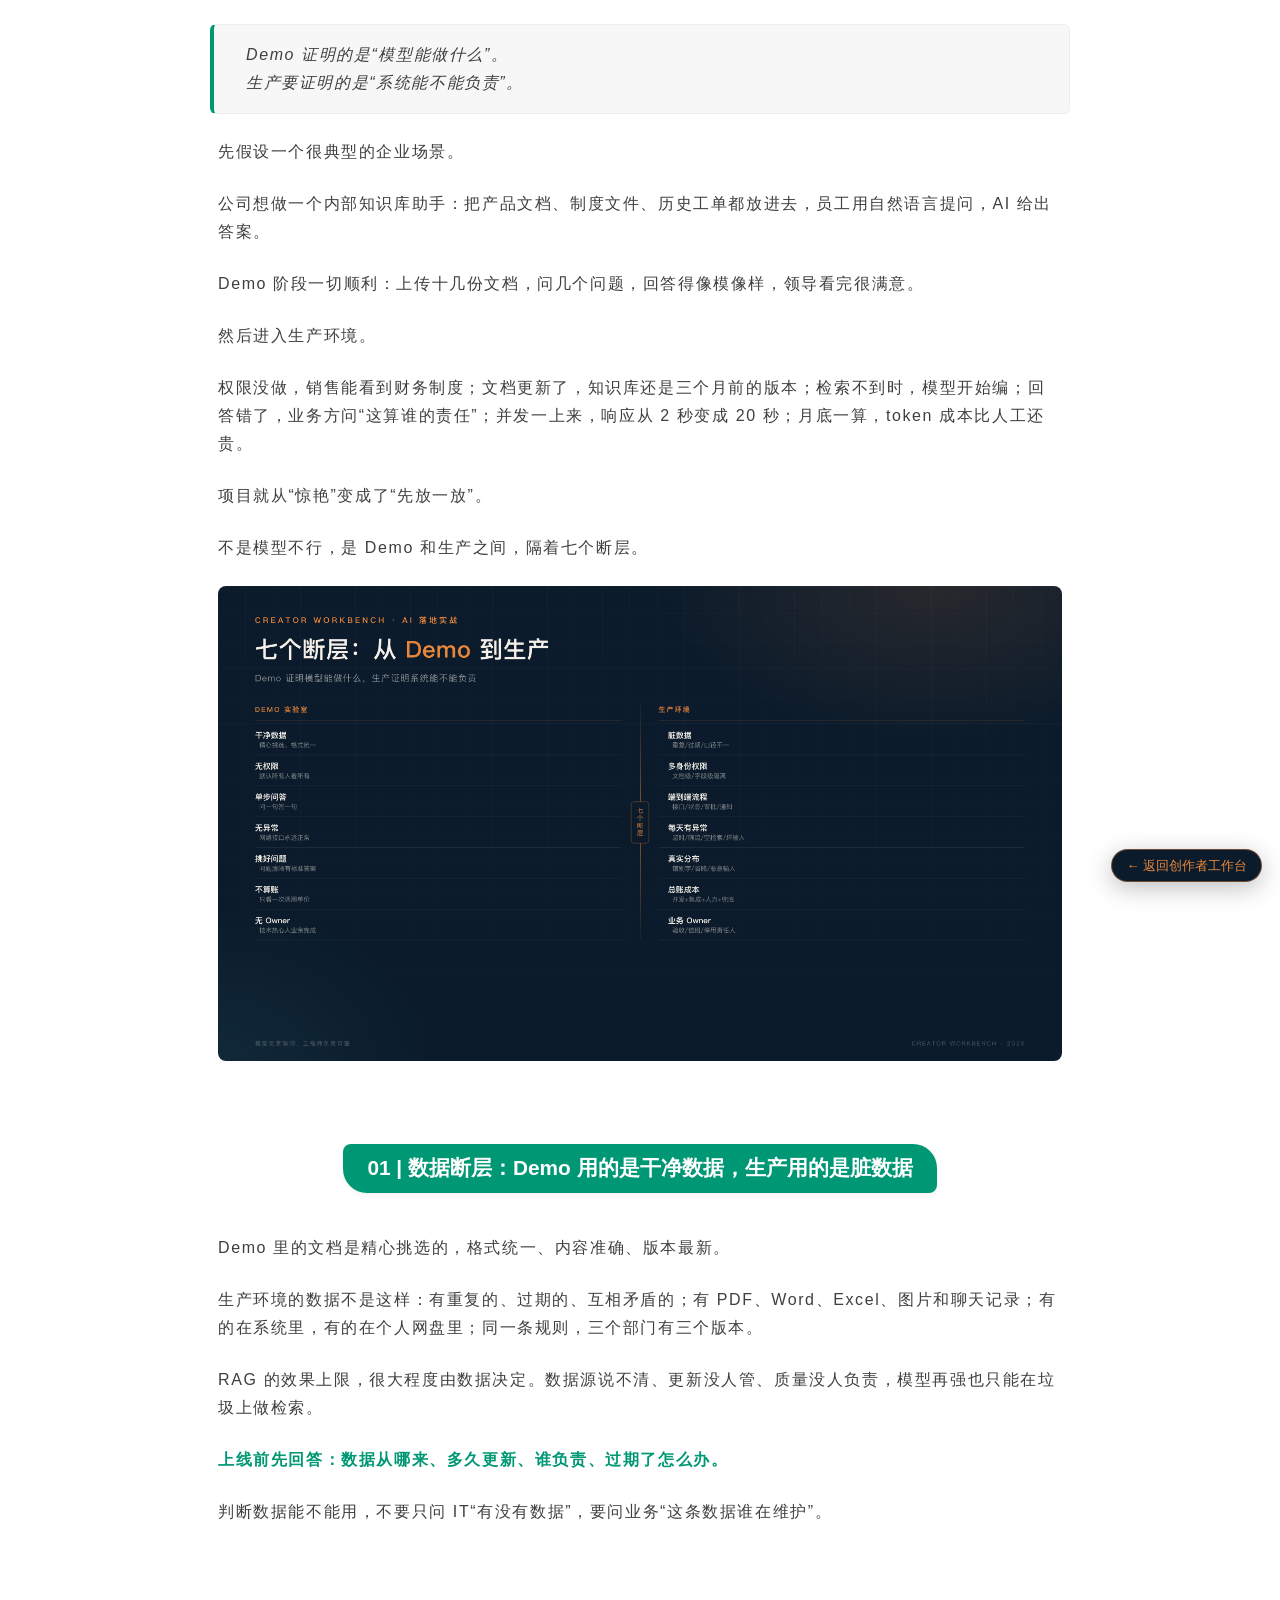
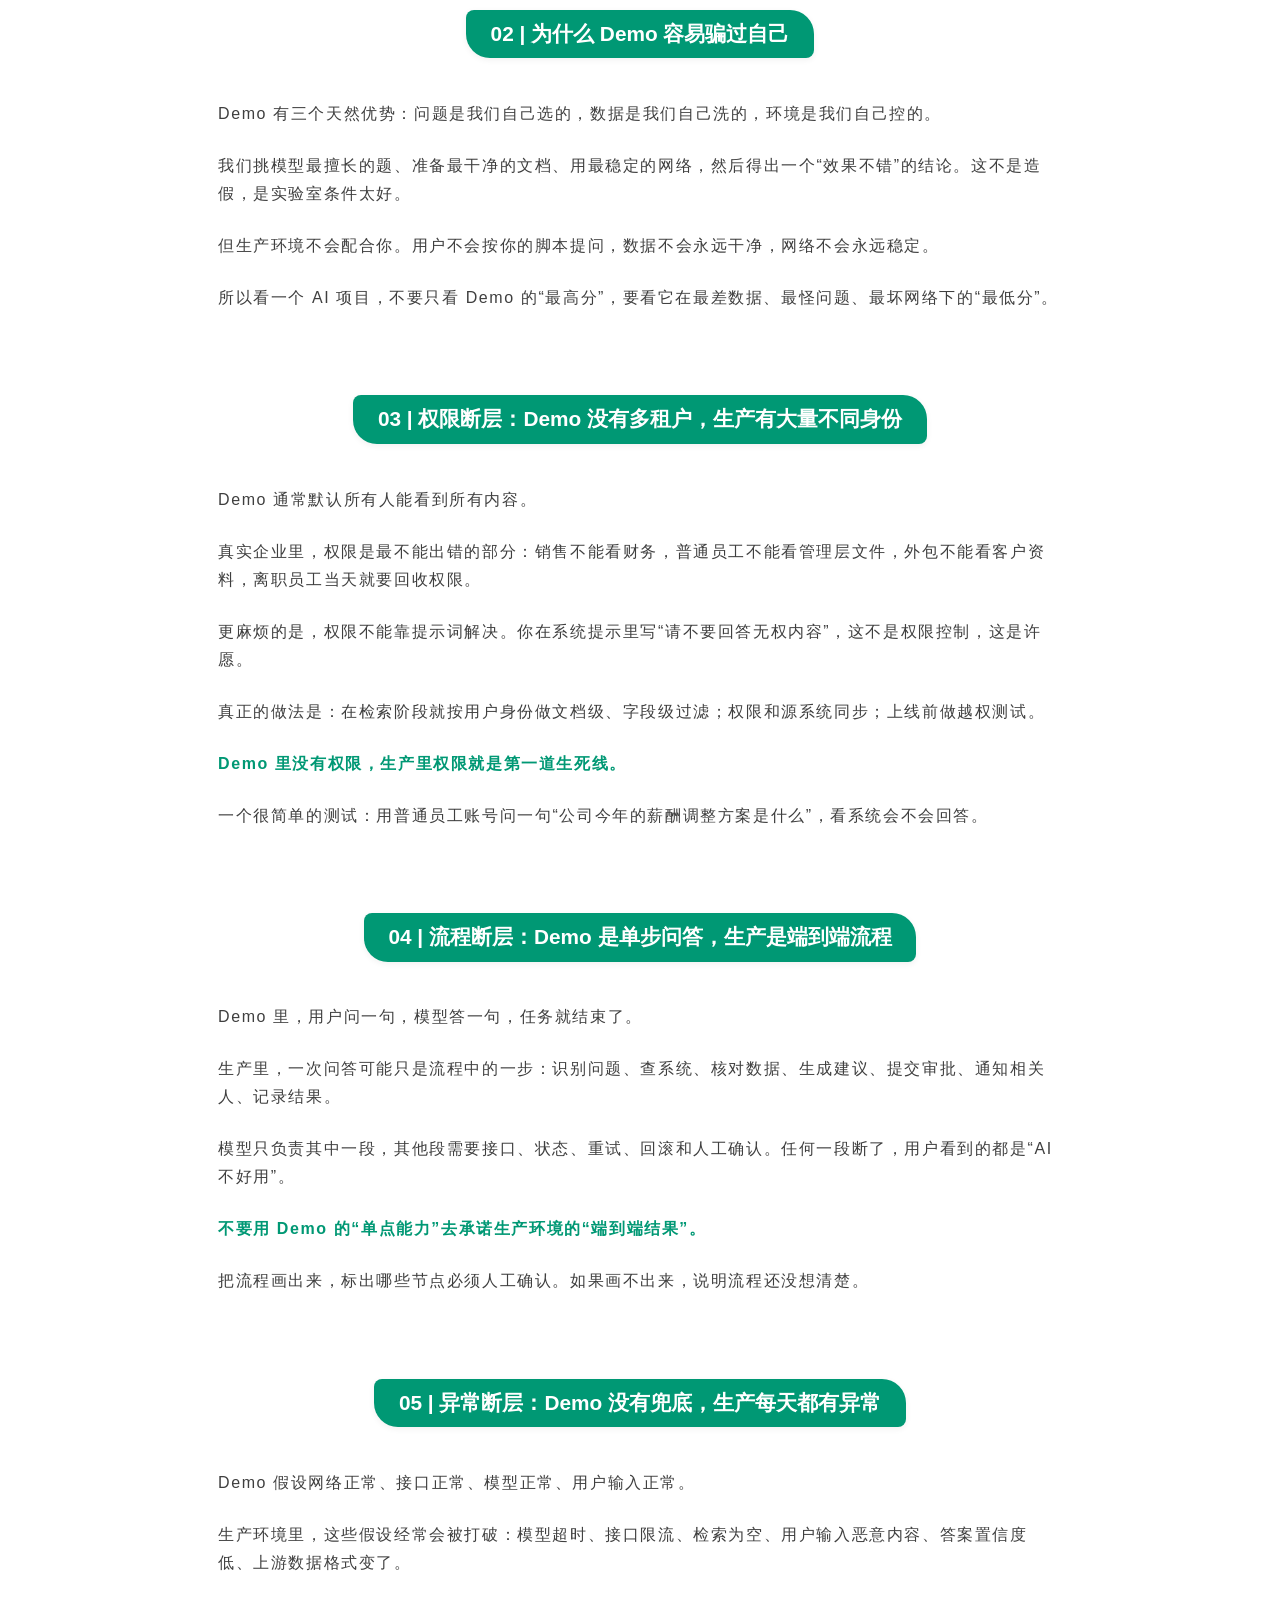
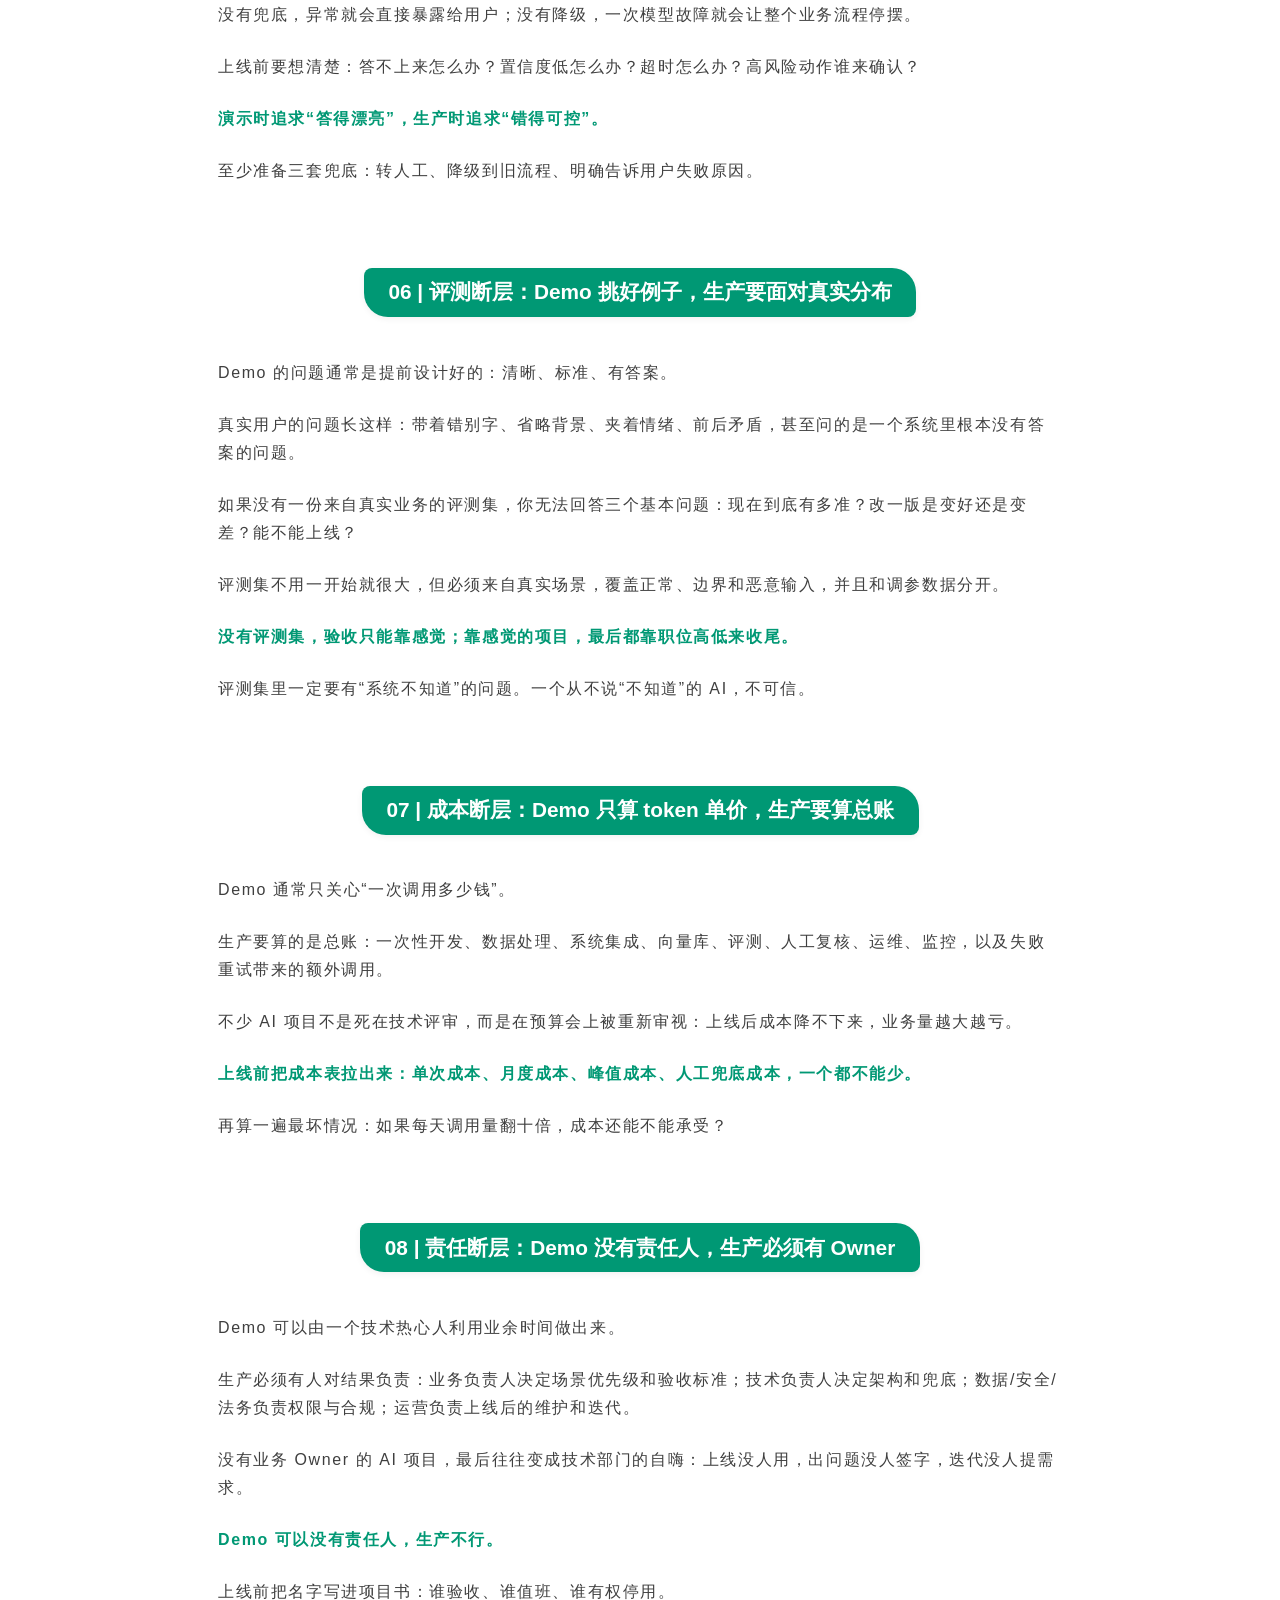
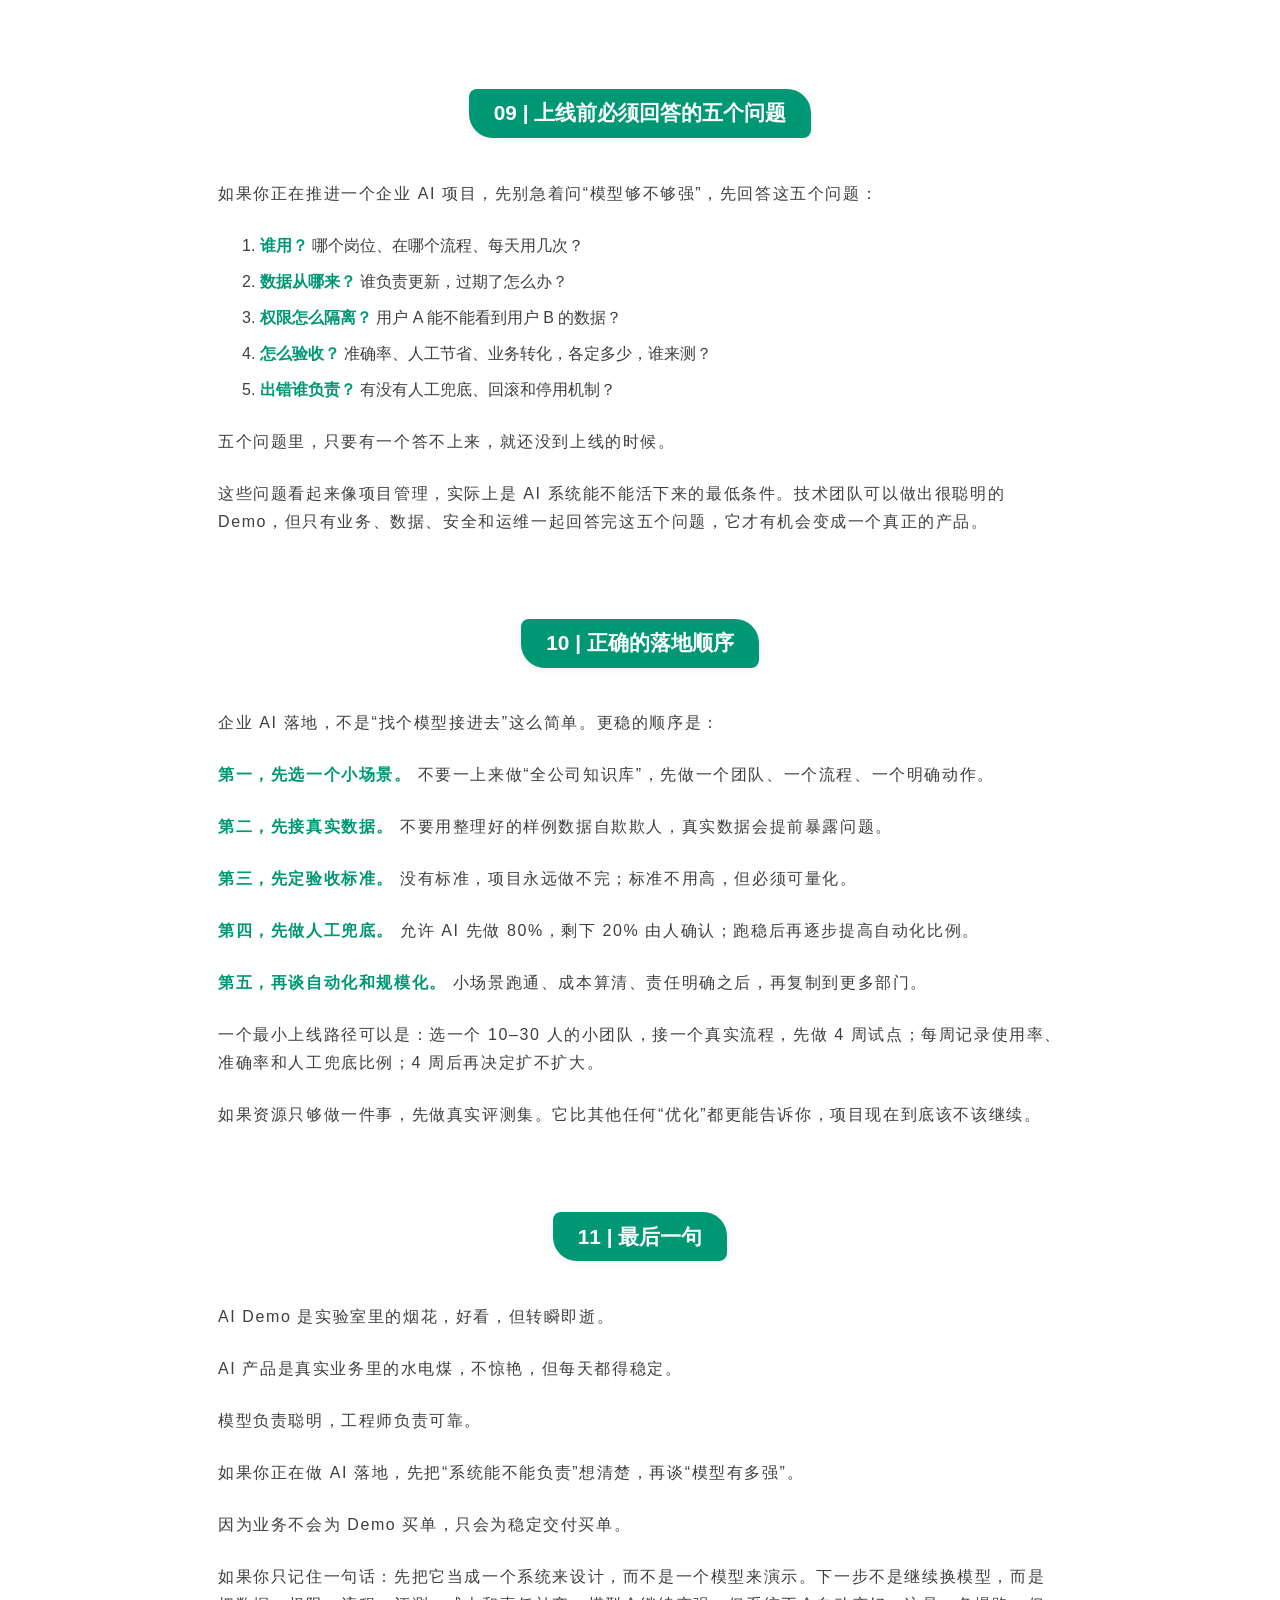
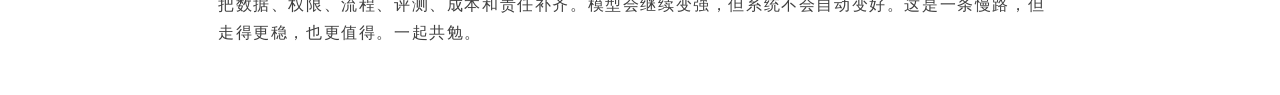
<file: articles/2026-11-18-ai-demo-to-production/index.html>
<!doctype html>
<html style="      ">
<head>
  <meta charset="utf-8">
  <meta name="viewport" content="width=device-width, initial-scale=1">
  <title>为什么你的 AI Demo 很惊艳，上线就翻车</title>
  <meta name="description" content="Demo 证明模型能做什么，生产证明系统能不能负责。企业 AI 落地最常见的 7 个断层，以及上线前必须回答的 5 个问题。">
  
  
</head>
<body style="padding: 24px; background: #ffffff; max-width: 860px; margin: 0 auto; font-family: -apple-system-font,BlinkMacSystemFont, Helvetica Neue, PingFang SC, Hiragino Sans GB , Microsoft YaHei UI , Microsoft YaHei ,Arial,sans-serif; font-size: 16px; line-height: 1.75; text-align: left;">
  <div id="output">
<section class="container" style="font-family: -apple-system-font,BlinkMacSystemFont, Helvetica Neue, PingFang SC, Hiragino Sans GB , Microsoft YaHei UI , Microsoft YaHei ,Arial,sans-serif; font-size: 16px; line-height: 1.75; text-align: left;"><blockquote class="blockquote" style="margin-right: 0; margin-left: 0; border-left: 4px solid #009874; border-radius: 6px; background: #f7f7f7; margin-bottom: 1em; font-style: italic; padding: 1em 1em 1em 2em; color: rgba(0, 0, 0, 0.6); border-bottom: 0.2px solid rgba(0, 0, 0, 0.04); border-top: 0.2px solid rgba(0, 0, 0, 0.04); border-right: 0.2px solid rgba(0, 0, 0, 0.04); margin-top: 0 !important;"><p class="p" style="display: block; font-size: 1em; letter-spacing: 0.1em; color: #3f3f3f; margin: 0;">Demo 证明的是“模型能做什么”。</p><p class="p" style="display: block; font-size: 1em; letter-spacing: 0.1em; color: #3f3f3f; margin: 0;">生产要证明的是“系统能不能负责”。</p></blockquote><p class="p" style="margin: 1.5em 8px; letter-spacing: 0.1em; color: #3f3f3f;">先假设一个很典型的企业场景。</p><p class="p" style="margin: 1.5em 8px; letter-spacing: 0.1em; color: #3f3f3f;">公司想做一个内部知识库助手：把产品文档、制度文件、历史工单都放进去，员工用自然语言提问，AI 给出答案。</p><p class="p" style="margin: 1.5em 8px; letter-spacing: 0.1em; color: #3f3f3f;">Demo 阶段一切顺利：上传十几份文档，问几个问题，回答得像模像样，领导看完很满意。</p><p class="p" style="margin: 1.5em 8px; letter-spacing: 0.1em; color: #3f3f3f;">然后进入生产环境。</p><p class="p" style="margin: 1.5em 8px; letter-spacing: 0.1em; color: #3f3f3f;">权限没做，销售能看到财务制度；文档更新了，知识库还是三个月前的版本；检索不到时，模型开始编；回答错了，业务方问“这算谁的责任”；并发一上来，响应从 2 秒变成 20 秒；月底一算，token 成本比人工还贵。</p><p class="p" style="margin: 1.5em 8px; letter-spacing: 0.1em; color: #3f3f3f;">项目就从“惊艳”变成了“先放一放”。</p><p class="p" style="margin: 1.5em 8px; letter-spacing: 0.1em; color: #3f3f3f;">不是模型不行，是 Demo 和生产之间，隔着七个断层。</p><p class="p" style="margin: 1.5em 8px; letter-spacing: 0.1em; color: #3f3f3f;"><img src="./imgs/illustration-gaps.png" alt="Demo vs 生产的七个断层" style="max-width:100%;height:auto;display:block;margin:1.5em auto;border-radius:8px;"></p><h2 class="h2" data-heading="true" style="display: table; margin: 4em auto 2em; color: #fff; background: #009874; font-weight: bold; text-align: center; padding: 0.3em 1.2em; font-size: calc(16px * 1.3); border-radius: 8px 24px 8px 24px; box-shadow: 0 2px 6px rgba(0, 0, 0, 0.06);">01 | 数据断层：Demo 用的是干净数据，生产用的是脏数据</h2><p class="p" style="margin: 1.5em 8px; letter-spacing: 0.1em; color: #3f3f3f;">Demo 里的文档是精心挑选的，格式统一、内容准确、版本最新。</p><p class="p" style="margin: 1.5em 8px; letter-spacing: 0.1em; color: #3f3f3f;">生产环境的数据不是这样：有重复的、过期的、互相矛盾的；有 PDF、Word、Excel、图片和聊天记录；有的在系统里，有的在个人网盘里；同一条规则，三个部门有三个版本。</p><p class="p" style="margin: 1.5em 8px; letter-spacing: 0.1em; color: #3f3f3f;">RAG 的效果上限，很大程度由数据决定。数据源说不清、更新没人管、质量没人负责，模型再强也只能在垃圾上做检索。</p><p class="p" style="margin: 1.5em 8px; letter-spacing: 0.1em; color: #3f3f3f;"><strong style="color: #009874; font-weight: bold; font-size: inherit;">上线前先回答：数据从哪来、多久更新、谁负责、过期了怎么办。</strong></p><p class="p" style="margin: 1.5em 8px; letter-spacing: 0.1em; color: #3f3f3f;">判断数据能不能用，不要只问 IT“有没有数据”，要问业务“这条数据谁在维护”。</p><h2 class="h2" data-heading="true" style="display: table; margin: 4em auto 2em; color: #fff; background: #009874; font-weight: bold; text-align: center; padding: 0.3em 1.2em; font-size: calc(16px * 1.3); border-radius: 8px 24px 8px 24px; box-shadow: 0 2px 6px rgba(0, 0, 0, 0.06);">02 | 为什么 Demo 容易骗过自己</h2><p class="p" style="margin: 1.5em 8px; letter-spacing: 0.1em; color: #3f3f3f;">Demo 有三个天然优势：问题是我们自己选的，数据是我们自己洗的，环境是我们自己控的。</p><p class="p" style="margin: 1.5em 8px; letter-spacing: 0.1em; color: #3f3f3f;">我们挑模型最擅长的题、准备最干净的文档、用最稳定的网络，然后得出一个“效果不错”的结论。这不是造假，是实验室条件太好。</p><p class="p" style="margin: 1.5em 8px; letter-spacing: 0.1em; color: #3f3f3f;">但生产环境不会配合你。用户不会按你的脚本提问，数据不会永远干净，网络不会永远稳定。</p><p class="p" style="margin: 1.5em 8px; letter-spacing: 0.1em; color: #3f3f3f;">所以看一个 AI 项目，不要只看 Demo 的“最高分”，要看它在最差数据、最怪问题、最坏网络下的“最低分”。</p><h2 class="h2" data-heading="true" style="display: table; margin: 4em auto 2em; color: #fff; background: #009874; font-weight: bold; text-align: center; padding: 0.3em 1.2em; font-size: calc(16px * 1.3); border-radius: 8px 24px 8px 24px; box-shadow: 0 2px 6px rgba(0, 0, 0, 0.06);">03 | 权限断层：Demo 没有多租户，生产有大量不同身份</h2><p class="p" style="margin: 1.5em 8px; letter-spacing: 0.1em; color: #3f3f3f;">Demo 通常默认所有人能看到所有内容。</p><p class="p" style="margin: 1.5em 8px; letter-spacing: 0.1em; color: #3f3f3f;">真实企业里，权限是最不能出错的部分：销售不能看财务，普通员工不能看管理层文件，外包不能看客户资料，离职员工当天就要回收权限。</p><p class="p" style="margin: 1.5em 8px; letter-spacing: 0.1em; color: #3f3f3f;">更麻烦的是，权限不能靠提示词解决。你在系统提示里写“请不要回答无权内容”，这不是权限控制，这是许愿。</p><p class="p" style="margin: 1.5em 8px; letter-spacing: 0.1em; color: #3f3f3f;">真正的做法是：在检索阶段就按用户身份做文档级、字段级过滤；权限和源系统同步；上线前做越权测试。</p><p class="p" style="margin: 1.5em 8px; letter-spacing: 0.1em; color: #3f3f3f;"><strong style="color: #009874; font-weight: bold; font-size: inherit;">Demo 里没有权限，生产里权限就是第一道生死线。</strong></p><p class="p" style="margin: 1.5em 8px; letter-spacing: 0.1em; color: #3f3f3f;">一个很简单的测试：用普通员工账号问一句“公司今年的薪酬调整方案是什么”，看系统会不会回答。</p><h2 class="h2" data-heading="true" style="display: table; margin: 4em auto 2em; color: #fff; background: #009874; font-weight: bold; text-align: center; padding: 0.3em 1.2em; font-size: calc(16px * 1.3); border-radius: 8px 24px 8px 24px; box-shadow: 0 2px 6px rgba(0, 0, 0, 0.06);">04 | 流程断层：Demo 是单步问答，生产是端到端流程</h2><p class="p" style="margin: 1.5em 8px; letter-spacing: 0.1em; color: #3f3f3f;">Demo 里，用户问一句，模型答一句，任务就结束了。</p><p class="p" style="margin: 1.5em 8px; letter-spacing: 0.1em; color: #3f3f3f;">生产里，一次问答可能只是流程中的一步：识别问题、查系统、核对数据、生成建议、提交审批、通知相关人、记录结果。</p><p class="p" style="margin: 1.5em 8px; letter-spacing: 0.1em; color: #3f3f3f;">模型只负责其中一段，其他段需要接口、状态、重试、回滚和人工确认。任何一段断了，用户看到的都是“AI 不好用”。</p><p class="p" style="margin: 1.5em 8px; letter-spacing: 0.1em; color: #3f3f3f;"><strong style="color: #009874; font-weight: bold; font-size: inherit;">不要用 Demo 的“单点能力”去承诺生产环境的“端到端结果”。</strong></p><p class="p" style="margin: 1.5em 8px; letter-spacing: 0.1em; color: #3f3f3f;">把流程画出来，标出哪些节点必须人工确认。如果画不出来，说明流程还没想清楚。</p><h2 class="h2" data-heading="true" style="display: table; margin: 4em auto 2em; color: #fff; background: #009874; font-weight: bold; text-align: center; padding: 0.3em 1.2em; font-size: calc(16px * 1.3); border-radius: 8px 24px 8px 24px; box-shadow: 0 2px 6px rgba(0, 0, 0, 0.06);">05 | 异常断层：Demo 没有兜底，生产每天都有异常</h2><p class="p" style="margin: 1.5em 8px; letter-spacing: 0.1em; color: #3f3f3f;">Demo 假设网络正常、接口正常、模型正常、用户输入正常。</p><p class="p" style="margin: 1.5em 8px; letter-spacing: 0.1em; color: #3f3f3f;">生产环境里，这些假设经常会被打破：模型超时、接口限流、检索为空、用户输入恶意内容、答案置信度低、上游数据格式变了。</p><p class="p" style="margin: 1.5em 8px; letter-spacing: 0.1em; color: #3f3f3f;">没有兜底，异常就会直接暴露给用户；没有降级，一次模型故障就会让整个业务流程停摆。</p><p class="p" style="margin: 1.5em 8px; letter-spacing: 0.1em; color: #3f3f3f;">上线前要想清楚：答不上来怎么办？置信度低怎么办？超时怎么办？高风险动作谁来确认？</p><p class="p" style="margin: 1.5em 8px; letter-spacing: 0.1em; color: #3f3f3f;"><strong style="color: #009874; font-weight: bold; font-size: inherit;">演示时追求“答得漂亮”，生产时追求“错得可控”。</strong></p><p class="p" style="margin: 1.5em 8px; letter-spacing: 0.1em; color: #3f3f3f;">至少准备三套兜底：转人工、降级到旧流程、明确告诉用户失败原因。</p><h2 class="h2" data-heading="true" style="display: table; margin: 4em auto 2em; color: #fff; background: #009874; font-weight: bold; text-align: center; padding: 0.3em 1.2em; font-size: calc(16px * 1.3); border-radius: 8px 24px 8px 24px; box-shadow: 0 2px 6px rgba(0, 0, 0, 0.06);">06 | 评测断层：Demo 挑好例子，生产要面对真实分布</h2><p class="p" style="margin: 1.5em 8px; letter-spacing: 0.1em; color: #3f3f3f;">Demo 的问题通常是提前设计好的：清晰、标准、有答案。</p><p class="p" style="margin: 1.5em 8px; letter-spacing: 0.1em; color: #3f3f3f;">真实用户的问题长这样：带着错别字、省略背景、夹着情绪、前后矛盾，甚至问的是一个系统里根本没有答案的问题。</p><p class="p" style="margin: 1.5em 8px; letter-spacing: 0.1em; color: #3f3f3f;">如果没有一份来自真实业务的评测集，你无法回答三个基本问题：现在到底有多准？改一版是变好还是变差？能不能上线？</p><p class="p" style="margin: 1.5em 8px; letter-spacing: 0.1em; color: #3f3f3f;">评测集不用一开始就很大，但必须来自真实场景，覆盖正常、边界和恶意输入，并且和调参数据分开。</p><p class="p" style="margin: 1.5em 8px; letter-spacing: 0.1em; color: #3f3f3f;"><strong style="color: #009874; font-weight: bold; font-size: inherit;">没有评测集，验收只能靠感觉；靠感觉的项目，最后都靠职位高低来收尾。</strong></p><p class="p" style="margin: 1.5em 8px; letter-spacing: 0.1em; color: #3f3f3f;">评测集里一定要有“系统不知道”的问题。一个从不说“不知道”的 AI，不可信。</p><h2 class="h2" data-heading="true" style="display: table; margin: 4em auto 2em; color: #fff; background: #009874; font-weight: bold; text-align: center; padding: 0.3em 1.2em; font-size: calc(16px * 1.3); border-radius: 8px 24px 8px 24px; box-shadow: 0 2px 6px rgba(0, 0, 0, 0.06);">07 | 成本断层：Demo 只算 token 单价，生产要算总账</h2><p class="p" style="margin: 1.5em 8px; letter-spacing: 0.1em; color: #3f3f3f;">Demo 通常只关心“一次调用多少钱”。</p><p class="p" style="margin: 1.5em 8px; letter-spacing: 0.1em; color: #3f3f3f;">生产要算的是总账：一次性开发、数据处理、系统集成、向量库、评测、人工复核、运维、监控，以及失败重试带来的额外调用。</p><p class="p" style="margin: 1.5em 8px; letter-spacing: 0.1em; color: #3f3f3f;">不少 AI 项目不是死在技术评审，而是在预算会上被重新审视：上线后成本降不下来，业务量越大越亏。</p><p class="p" style="margin: 1.5em 8px; letter-spacing: 0.1em; color: #3f3f3f;"><strong style="color: #009874; font-weight: bold; font-size: inherit;">上线前把成本表拉出来：单次成本、月度成本、峰值成本、人工兜底成本，一个都不能少。</strong></p><p class="p" style="margin: 1.5em 8px; letter-spacing: 0.1em; color: #3f3f3f;">再算一遍最坏情况：如果每天调用量翻十倍，成本还能不能承受？</p><h2 class="h2" data-heading="true" style="display: table; margin: 4em auto 2em; color: #fff; background: #009874; font-weight: bold; text-align: center; padding: 0.3em 1.2em; font-size: calc(16px * 1.3); border-radius: 8px 24px 8px 24px; box-shadow: 0 2px 6px rgba(0, 0, 0, 0.06);">08 | 责任断层：Demo 没有责任人，生产必须有 Owner</h2><p class="p" style="margin: 1.5em 8px; letter-spacing: 0.1em; color: #3f3f3f;">Demo 可以由一个技术热心人利用业余时间做出来。</p><p class="p" style="margin: 1.5em 8px; letter-spacing: 0.1em; color: #3f3f3f;">生产必须有人对结果负责：业务负责人决定场景优先级和验收标准；技术负责人决定架构和兜底；数据/安全/法务负责权限与合规；运营负责上线后的维护和迭代。</p><p class="p" style="margin: 1.5em 8px; letter-spacing: 0.1em; color: #3f3f3f;">没有业务 Owner 的 AI 项目，最后往往变成技术部门的自嗨：上线没人用，出问题没人签字，迭代没人提需求。</p><p class="p" style="margin: 1.5em 8px; letter-spacing: 0.1em; color: #3f3f3f;"><strong style="color: #009874; font-weight: bold; font-size: inherit;">Demo 可以没有责任人，生产不行。</strong></p><p class="p" style="margin: 1.5em 8px; letter-spacing: 0.1em; color: #3f3f3f;">上线前把名字写进项目书：谁验收、谁值班、谁有权停用。</p><h2 class="h2" data-heading="true" style="display: table; margin: 4em auto 2em; color: #fff; background: #009874; font-weight: bold; text-align: center; padding: 0.3em 1.2em; font-size: calc(16px * 1.3); border-radius: 8px 24px 8px 24px; box-shadow: 0 2px 6px rgba(0, 0, 0, 0.06);">09 | 上线前必须回答的五个问题</h2><p class="p" style="margin: 1.5em 8px; letter-spacing: 0.1em; color: #3f3f3f;">如果你正在推进一个企业 AI 项目，先别急着问“模型够不够强”，先回答这五个问题：</p><ol class="ol" style="margin-left: 0; color: #3f3f3f; padding-left: 1.5em;"><li class="listitem" style="display: block; color: #3f3f3f; margin: 0.5em 8px;">1. <strong style="color: #009874; font-weight: bold; font-size: inherit;">谁用？</strong> 哪个岗位、在哪个流程、每天用几次？</li><li class="listitem" style="display: block; color: #3f3f3f; margin: 0.5em 8px;">2. <strong style="color: #009874; font-weight: bold; font-size: inherit;">数据从哪来？</strong> 谁负责更新，过期了怎么办？</li><li class="listitem" style="display: block; color: #3f3f3f; margin: 0.5em 8px;">3. <strong style="color: #009874; font-weight: bold; font-size: inherit;">权限怎么隔离？</strong> 用户 A 能不能看到用户 B 的数据？</li><li class="listitem" style="display: block; color: #3f3f3f; margin: 0.5em 8px;">4. <strong style="color: #009874; font-weight: bold; font-size: inherit;">怎么验收？</strong> 准确率、人工节省、业务转化，各定多少，谁来测？</li><li class="listitem" style="display: block; color: #3f3f3f; margin: 0.5em 8px;">5. <strong style="color: #009874; font-weight: bold; font-size: inherit;">出错谁负责？</strong> 有没有人工兜底、回滚和停用机制？</li></ol><p class="p" style="margin: 1.5em 8px; letter-spacing: 0.1em; color: #3f3f3f;">五个问题里，只要有一个答不上来，就还没到上线的时候。</p><p class="p" style="margin: 1.5em 8px; letter-spacing: 0.1em; color: #3f3f3f;">这些问题看起来像项目管理，实际上是 AI 系统能不能活下来的最低条件。技术团队可以做出很聪明的 Demo，但只有业务、数据、安全和运维一起回答完这五个问题，它才有机会变成一个真正的产品。</p><h2 class="h2" data-heading="true" style="display: table; margin: 4em auto 2em; color: #fff; background: #009874; font-weight: bold; text-align: center; padding: 0.3em 1.2em; font-size: calc(16px * 1.3); border-radius: 8px 24px 8px 24px; box-shadow: 0 2px 6px rgba(0, 0, 0, 0.06);">10 | 正确的落地顺序</h2><p class="p" style="margin: 1.5em 8px; letter-spacing: 0.1em; color: #3f3f3f;">企业 AI 落地，不是“找个模型接进去”这么简单。更稳的顺序是：</p><p class="p" style="margin: 1.5em 8px; letter-spacing: 0.1em; color: #3f3f3f;"><strong style="color: #009874; font-weight: bold; font-size: inherit;">第一，先选一个小场景。</strong> 不要一上来做“全公司知识库”，先做一个团队、一个流程、一个明确动作。</p><p class="p" style="margin: 1.5em 8px; letter-spacing: 0.1em; color: #3f3f3f;"><strong style="color: #009874; font-weight: bold; font-size: inherit;">第二，先接真实数据。</strong> 不要用整理好的样例数据自欺欺人，真实数据会提前暴露问题。</p><p class="p" style="margin: 1.5em 8px; letter-spacing: 0.1em; color: #3f3f3f;"><strong style="color: #009874; font-weight: bold; font-size: inherit;">第三，先定验收标准。</strong> 没有标准，项目永远做不完；标准不用高，但必须可量化。</p><p class="p" style="margin: 1.5em 8px; letter-spacing: 0.1em; color: #3f3f3f;"><strong style="color: #009874; font-weight: bold; font-size: inherit;">第四，先做人工兜底。</strong> 允许 AI 先做 80%，剩下 20% 由人确认；跑稳后再逐步提高自动化比例。</p><p class="p" style="margin: 1.5em 8px; letter-spacing: 0.1em; color: #3f3f3f;"><strong style="color: #009874; font-weight: bold; font-size: inherit;">第五，再谈自动化和规模化。</strong> 小场景跑通、成本算清、责任明确之后，再复制到更多部门。</p><p class="p" style="margin: 1.5em 8px; letter-spacing: 0.1em; color: #3f3f3f;">一个最小上线路径可以是：选一个 10–30 人的小团队，接一个真实流程，先做 4 周试点；每周记录使用率、准确率和人工兜底比例；4 周后再决定扩不扩大。</p><p class="p" style="margin: 1.5em 8px; letter-spacing: 0.1em; color: #3f3f3f;">如果资源只够做一件事，先做真实评测集。它比其他任何“优化”都更能告诉你，项目现在到底该不该继续。</p><h2 class="h2" data-heading="true" style="display: table; margin: 4em auto 2em; color: #fff; background: #009874; font-weight: bold; text-align: center; padding: 0.3em 1.2em; font-size: calc(16px * 1.3); border-radius: 8px 24px 8px 24px; box-shadow: 0 2px 6px rgba(0, 0, 0, 0.06);">11 | 最后一句</h2><p class="p" style="margin: 1.5em 8px; letter-spacing: 0.1em; color: #3f3f3f;">AI Demo 是实验室里的烟花，好看，但转瞬即逝。</p><p class="p" style="margin: 1.5em 8px; letter-spacing: 0.1em; color: #3f3f3f;">AI 产品是真实业务里的水电煤，不惊艳，但每天都得稳定。</p><p class="p" style="margin: 1.5em 8px; letter-spacing: 0.1em; color: #3f3f3f;">模型负责聪明，工程师负责可靠。</p><p class="p" style="margin: 1.5em 8px; letter-spacing: 0.1em; color: #3f3f3f;">如果你正在做 AI 落地，先把“系统能不能负责”想清楚，再谈“模型有多强”。</p><p class="p" style="margin: 1.5em 8px; letter-spacing: 0.1em; color: #3f3f3f;">因为业务不会为 Demo 买单，只会为稳定交付买单。</p><p class="p" style="margin: 1.5em 8px; letter-spacing: 0.1em; color: #3f3f3f;">如果你只记住一句话：先把它当成一个系统来设计，而不是一个模型来演示。下一步不是继续换模型，而是把数据、权限、流程、评测、成本和责任补齐。模型会继续变强，但系统不会自动变好。这是一条慢路，但走得更稳，也更值得。一起共勉。</p>
    
  
    
  
    
  </section>
  </div>
<style>.site-back{position:fixed;right:18px;bottom:18px;z-index:9999;background:#0B1B2B;color:#E8863A;border:1px solid rgba(232,134,58,.45);border-radius:999px;padding:9px 14px;font:13px/1 -apple-system,"PingFang SC",sans-serif;text-decoration:none;box-shadow:0 6px 24px rgba(0,0,0,.25)}</style><a class="site-back" href="../../index.html">← 返回创作者工作台</a>
</body>
</html>
</file>
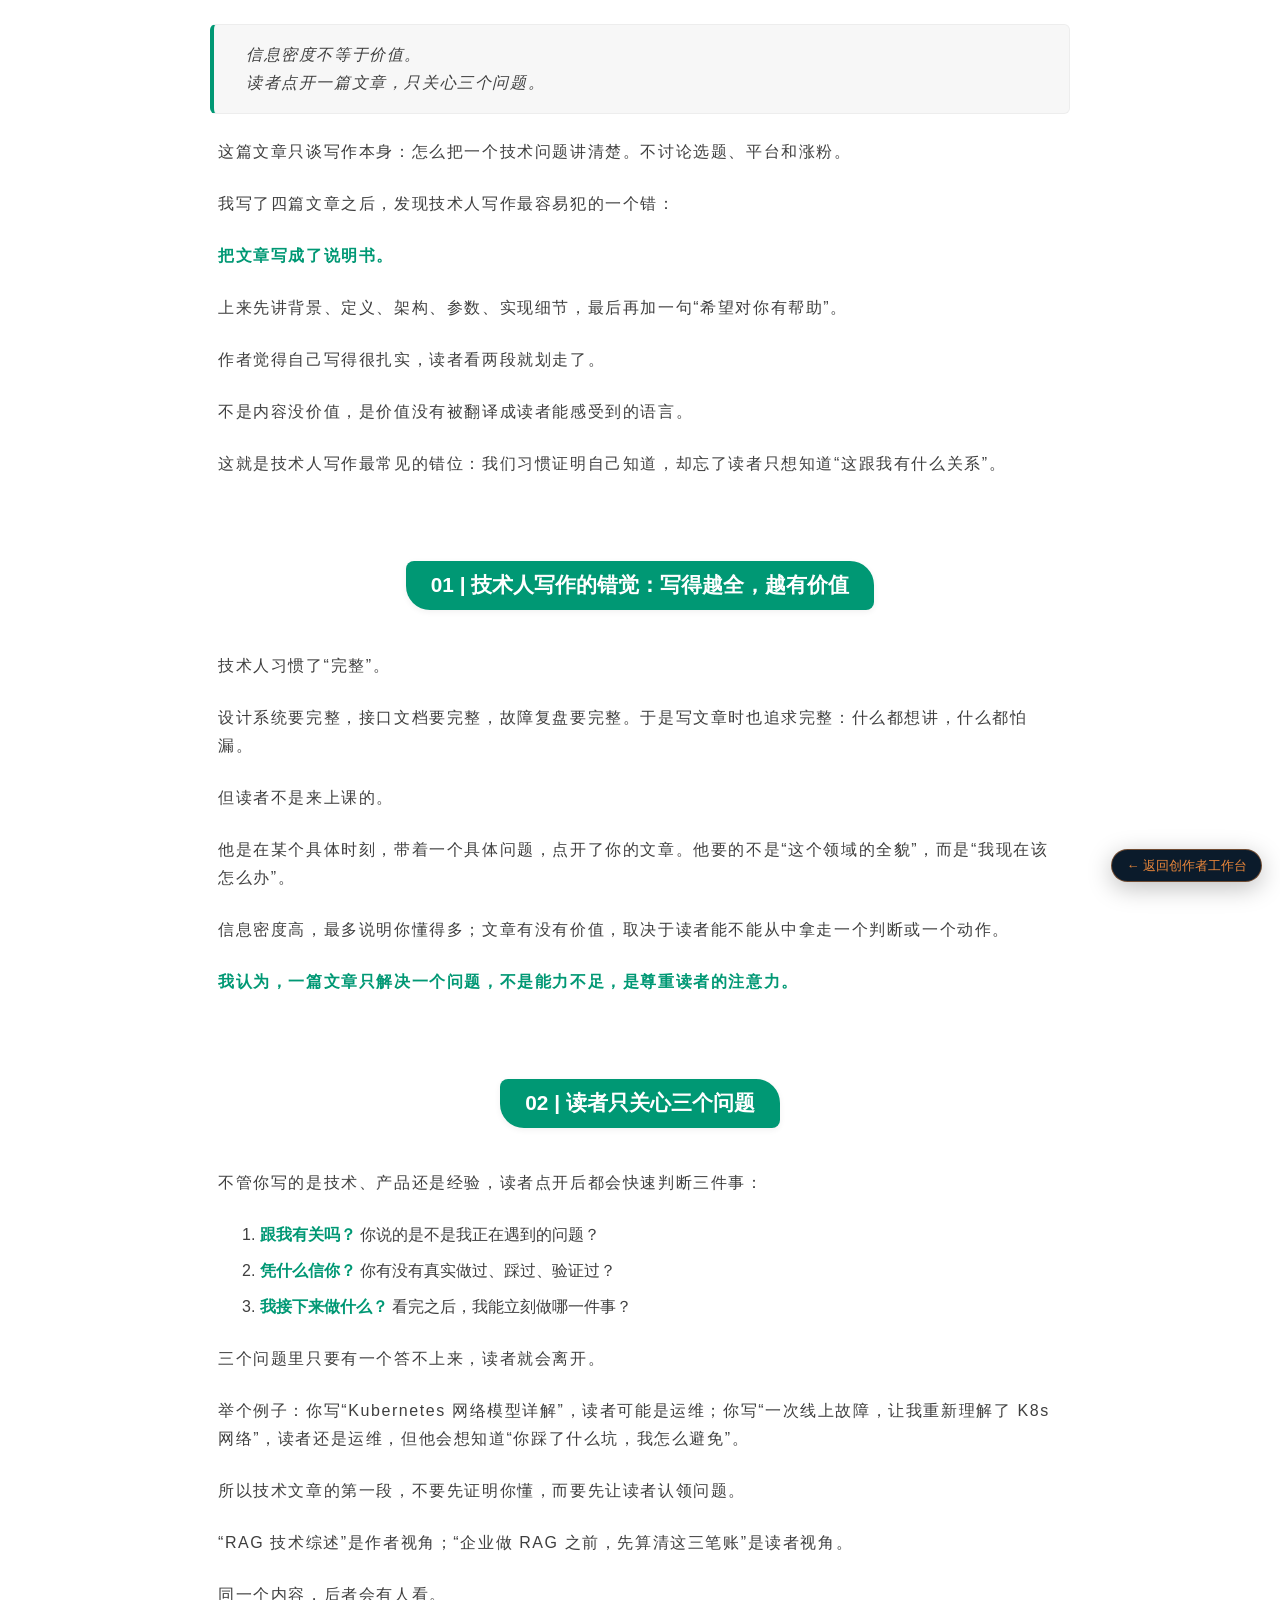
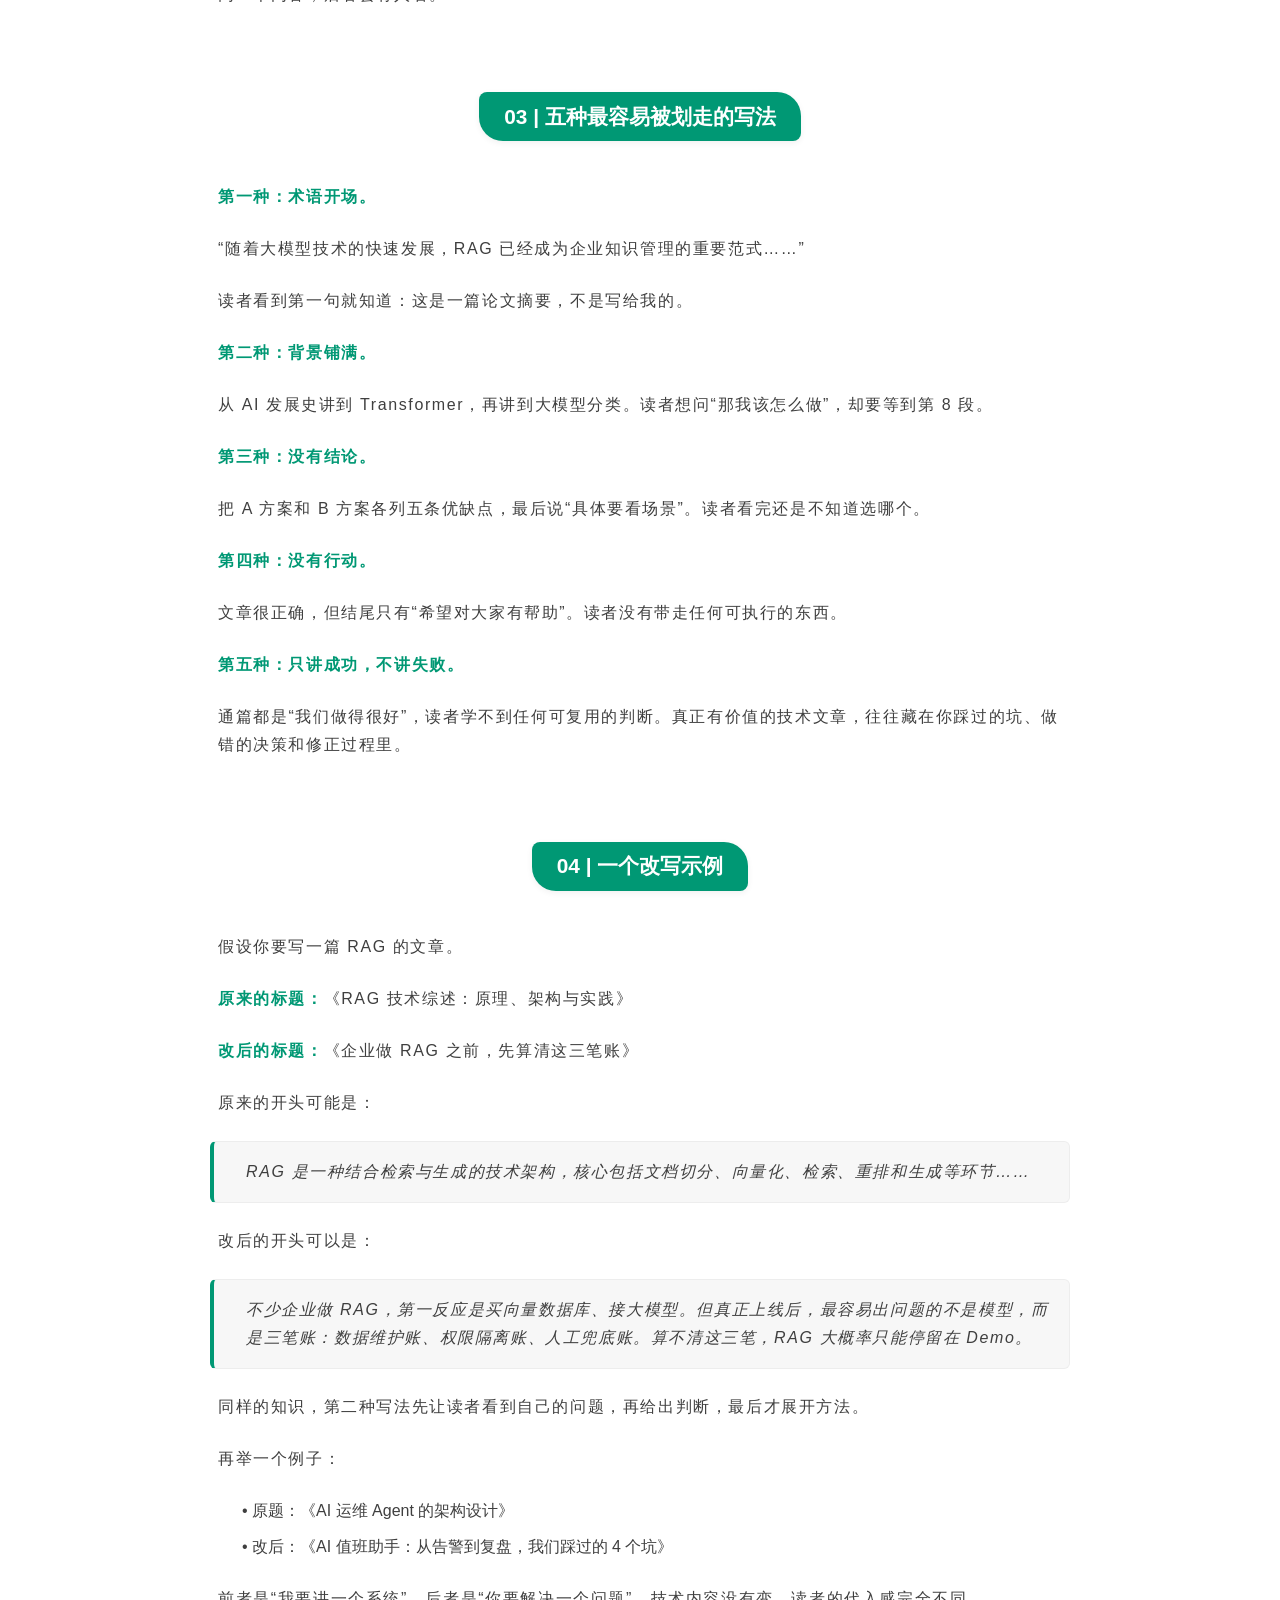
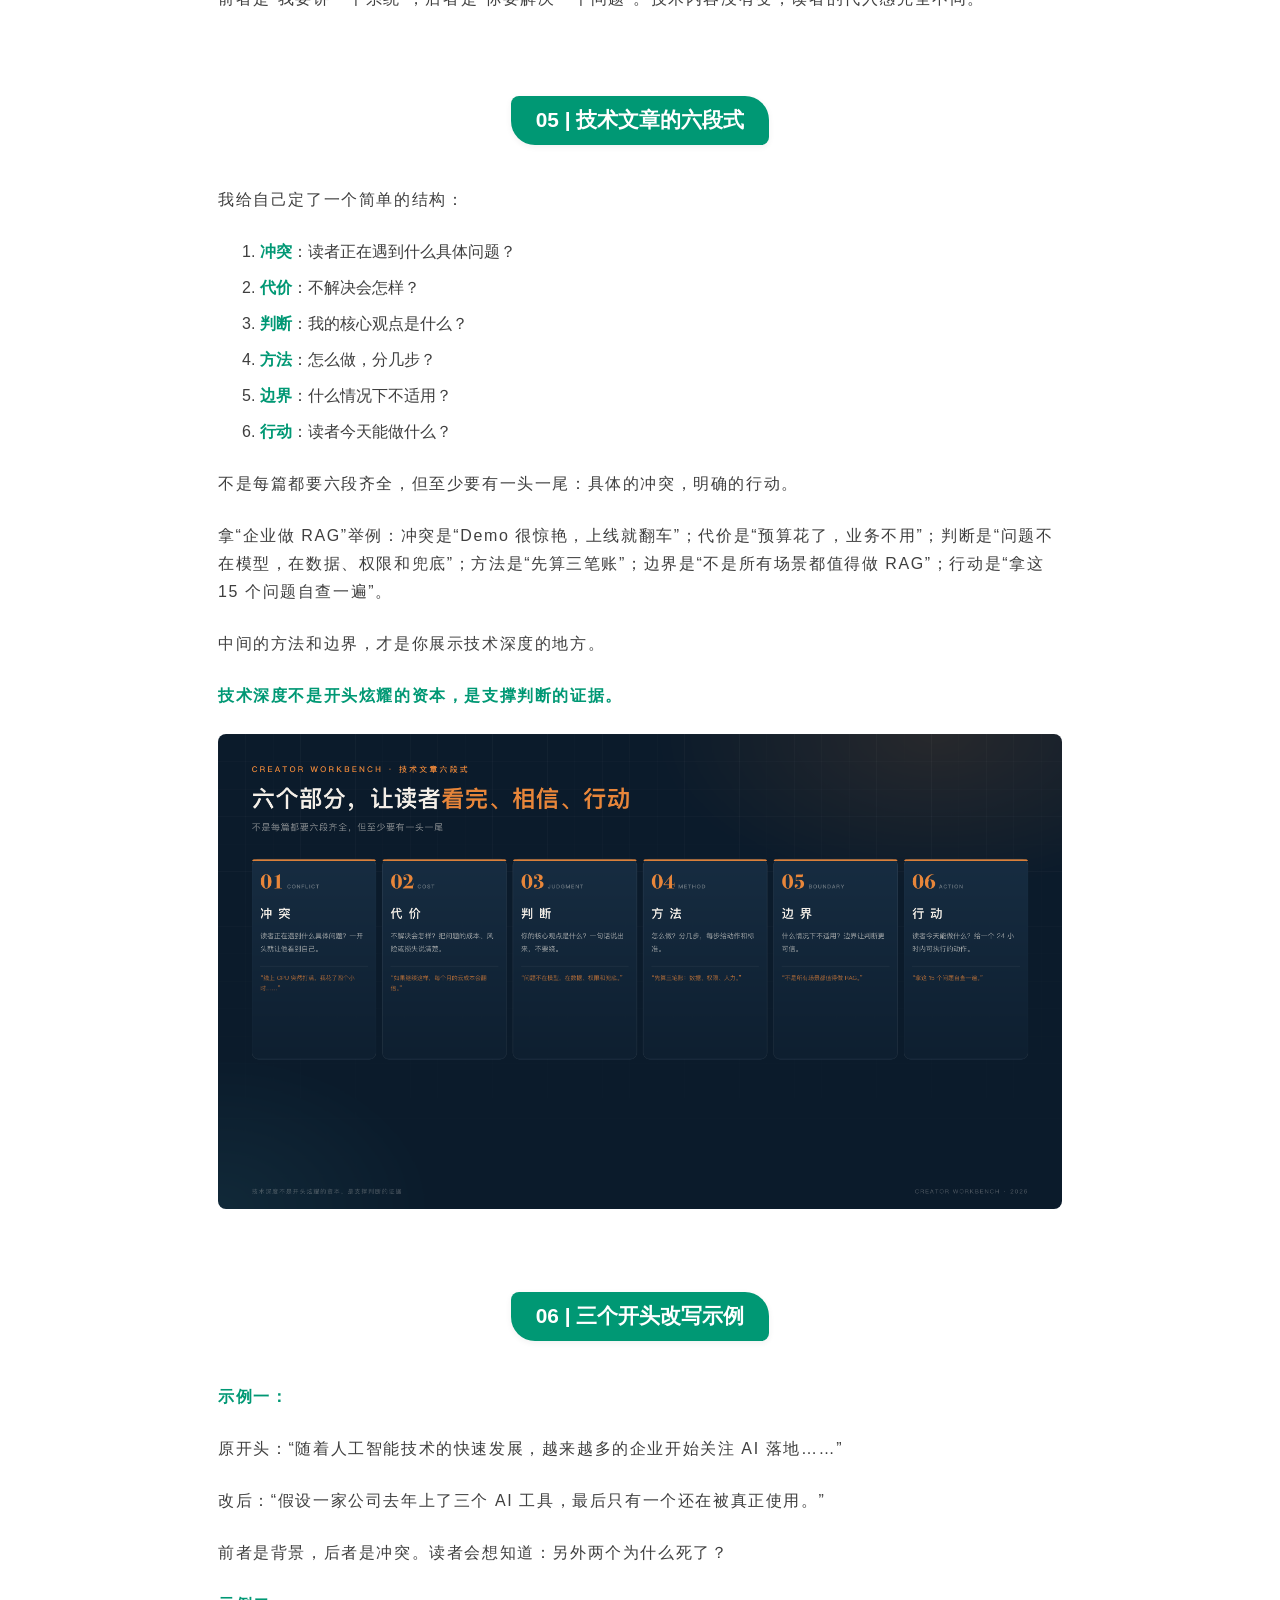
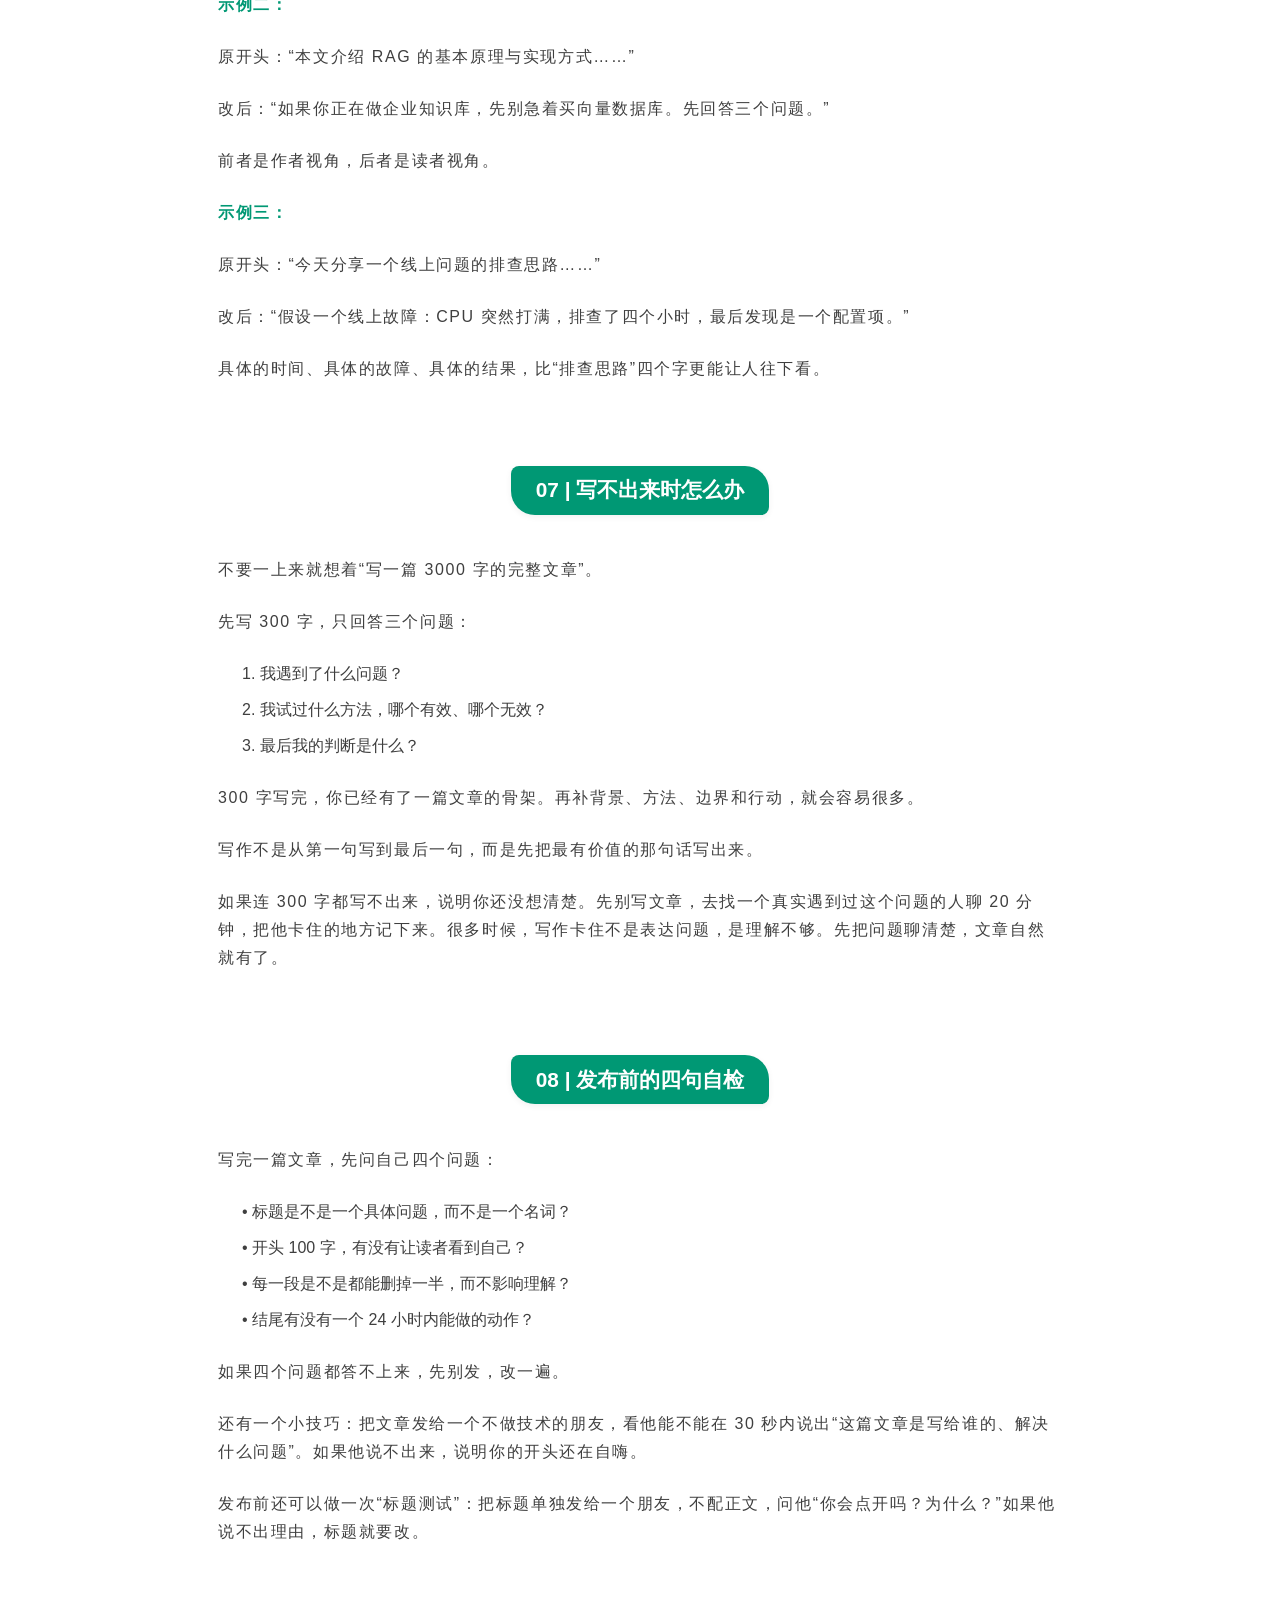
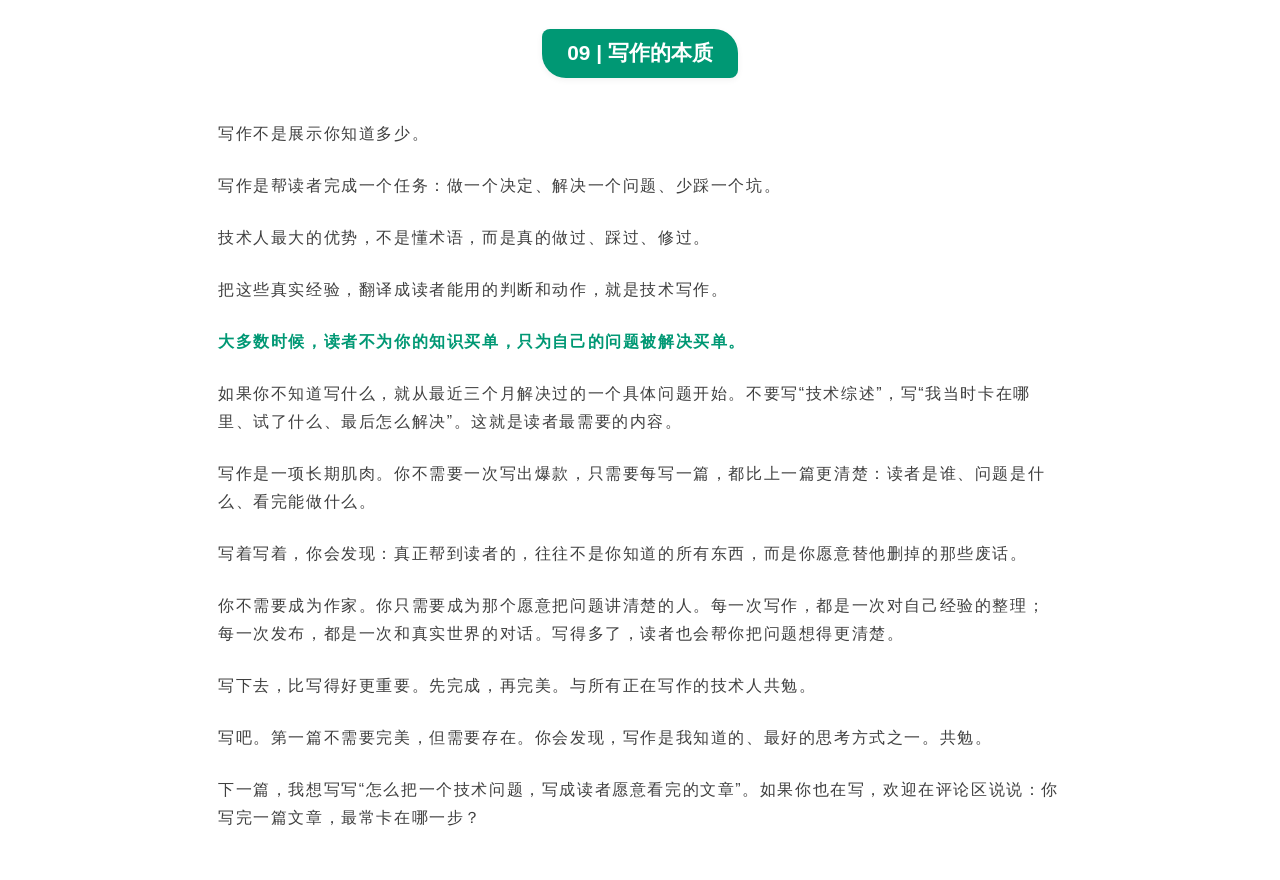
<file: articles/2026-11-21-why-tech-articles-flop/index.html>
<!doctype html>
<html style="      ">
<head>
  <meta charset="utf-8">
  <meta name="viewport" content="width=device-width, initial-scale=1">
  <title>为什么技术人写的文章没人看</title>
  <meta name="description" content="信息密度不等于价值。读者点开一篇文章，只关心三个问题：跟我有关吗、凭什么信你、我接下来做什么。">
  
  
</head>
<body style="padding: 24px; background: #ffffff; max-width: 860px; margin: 0 auto; font-family: -apple-system-font,BlinkMacSystemFont, Helvetica Neue, PingFang SC, Hiragino Sans GB , Microsoft YaHei UI , Microsoft YaHei ,Arial,sans-serif; font-size: 16px; line-height: 1.75; text-align: left;">
  <div id="output">
<section class="container" style="font-family: -apple-system-font,BlinkMacSystemFont, Helvetica Neue, PingFang SC, Hiragino Sans GB , Microsoft YaHei UI , Microsoft YaHei ,Arial,sans-serif; font-size: 16px; line-height: 1.75; text-align: left;"><blockquote class="blockquote" style="margin-right: 0; margin-left: 0; border-left: 4px solid #009874; border-radius: 6px; background: #f7f7f7; margin-bottom: 1em; font-style: italic; padding: 1em 1em 1em 2em; color: rgba(0, 0, 0, 0.6); border-bottom: 0.2px solid rgba(0, 0, 0, 0.04); border-top: 0.2px solid rgba(0, 0, 0, 0.04); border-right: 0.2px solid rgba(0, 0, 0, 0.04); margin-top: 0 !important;"><p class="p" style="display: block; font-size: 1em; letter-spacing: 0.1em; color: #3f3f3f; margin: 0;">信息密度不等于价值。</p><p class="p" style="display: block; font-size: 1em; letter-spacing: 0.1em; color: #3f3f3f; margin: 0;">读者点开一篇文章，只关心三个问题。</p></blockquote><p class="p" style="margin: 1.5em 8px; letter-spacing: 0.1em; color: #3f3f3f;">这篇文章只谈写作本身：怎么把一个技术问题讲清楚。不讨论选题、平台和涨粉。</p><p class="p" style="margin: 1.5em 8px; letter-spacing: 0.1em; color: #3f3f3f;">我写了四篇文章之后，发现技术人写作最容易犯的一个错：</p><p class="p" style="margin: 1.5em 8px; letter-spacing: 0.1em; color: #3f3f3f;"><strong style="color: #009874; font-weight: bold; font-size: inherit;">把文章写成了说明书。</strong></p><p class="p" style="margin: 1.5em 8px; letter-spacing: 0.1em; color: #3f3f3f;">上来先讲背景、定义、架构、参数、实现细节，最后再加一句“希望对你有帮助”。</p><p class="p" style="margin: 1.5em 8px; letter-spacing: 0.1em; color: #3f3f3f;">作者觉得自己写得很扎实，读者看两段就划走了。</p><p class="p" style="margin: 1.5em 8px; letter-spacing: 0.1em; color: #3f3f3f;">不是内容没价值，是价值没有被翻译成读者能感受到的语言。</p><p class="p" style="margin: 1.5em 8px; letter-spacing: 0.1em; color: #3f3f3f;">这就是技术人写作最常见的错位：我们习惯证明自己知道，却忘了读者只想知道“这跟我有什么关系”。</p><h2 class="h2" data-heading="true" style="display: table; margin: 4em auto 2em; color: #fff; background: #009874; font-weight: bold; text-align: center; padding: 0.3em 1.2em; font-size: calc(16px * 1.3); border-radius: 8px 24px 8px 24px; box-shadow: 0 2px 6px rgba(0, 0, 0, 0.06);">01 | 技术人写作的错觉：写得越全，越有价值</h2><p class="p" style="margin: 1.5em 8px; letter-spacing: 0.1em; color: #3f3f3f;">技术人习惯了“完整”。</p><p class="p" style="margin: 1.5em 8px; letter-spacing: 0.1em; color: #3f3f3f;">设计系统要完整，接口文档要完整，故障复盘要完整。于是写文章时也追求完整：什么都想讲，什么都怕漏。</p><p class="p" style="margin: 1.5em 8px; letter-spacing: 0.1em; color: #3f3f3f;">但读者不是来上课的。</p><p class="p" style="margin: 1.5em 8px; letter-spacing: 0.1em; color: #3f3f3f;">他是在某个具体时刻，带着一个具体问题，点开了你的文章。他要的不是“这个领域的全貌”，而是“我现在该怎么办”。</p><p class="p" style="margin: 1.5em 8px; letter-spacing: 0.1em; color: #3f3f3f;">信息密度高，最多说明你懂得多；文章有没有价值，取决于读者能不能从中拿走一个判断或一个动作。</p><p class="p" style="margin: 1.5em 8px; letter-spacing: 0.1em; color: #3f3f3f;"><strong style="color: #009874; font-weight: bold; font-size: inherit;">我认为，一篇文章只解决一个问题，不是能力不足，是尊重读者的注意力。</strong></p><h2 class="h2" data-heading="true" style="display: table; margin: 4em auto 2em; color: #fff; background: #009874; font-weight: bold; text-align: center; padding: 0.3em 1.2em; font-size: calc(16px * 1.3); border-radius: 8px 24px 8px 24px; box-shadow: 0 2px 6px rgba(0, 0, 0, 0.06);">02 | 读者只关心三个问题</h2><p class="p" style="margin: 1.5em 8px; letter-spacing: 0.1em; color: #3f3f3f;">不管你写的是技术、产品还是经验，读者点开后都会快速判断三件事：</p><ol class="ol" style="margin-left: 0; color: #3f3f3f; padding-left: 1.5em;"><li class="listitem" style="display: block; color: #3f3f3f; margin: 0.5em 8px;">1. <strong style="color: #009874; font-weight: bold; font-size: inherit;">跟我有关吗？</strong> 你说的是不是我正在遇到的问题？</li><li class="listitem" style="display: block; color: #3f3f3f; margin: 0.5em 8px;">2. <strong style="color: #009874; font-weight: bold; font-size: inherit;">凭什么信你？</strong> 你有没有真实做过、踩过、验证过？</li><li class="listitem" style="display: block; color: #3f3f3f; margin: 0.5em 8px;">3. <strong style="color: #009874; font-weight: bold; font-size: inherit;">我接下来做什么？</strong> 看完之后，我能立刻做哪一件事？</li></ol><p class="p" style="margin: 1.5em 8px; letter-spacing: 0.1em; color: #3f3f3f;">三个问题里只要有一个答不上来，读者就会离开。</p><p class="p" style="margin: 1.5em 8px; letter-spacing: 0.1em; color: #3f3f3f;">举个例子：你写“Kubernetes 网络模型详解”，读者可能是运维；你写“一次线上故障，让我重新理解了 K8s 网络”，读者还是运维，但他会想知道“你踩了什么坑，我怎么避免”。</p><p class="p" style="margin: 1.5em 8px; letter-spacing: 0.1em; color: #3f3f3f;">所以技术文章的第一段，不要先证明你懂，而要先让读者认领问题。</p><p class="p" style="margin: 1.5em 8px; letter-spacing: 0.1em; color: #3f3f3f;">“RAG 技术综述”是作者视角；“企业做 RAG 之前，先算清这三笔账”是读者视角。</p><p class="p" style="margin: 1.5em 8px; letter-spacing: 0.1em; color: #3f3f3f;">同一个内容，后者会有人看。</p><h2 class="h2" data-heading="true" style="display: table; margin: 4em auto 2em; color: #fff; background: #009874; font-weight: bold; text-align: center; padding: 0.3em 1.2em; font-size: calc(16px * 1.3); border-radius: 8px 24px 8px 24px; box-shadow: 0 2px 6px rgba(0, 0, 0, 0.06);">03 | 五种最容易被划走的写法</h2><p class="p" style="margin: 1.5em 8px; letter-spacing: 0.1em; color: #3f3f3f;"><strong style="color: #009874; font-weight: bold; font-size: inherit;">第一种：术语开场。</strong></p><p class="p" style="margin: 1.5em 8px; letter-spacing: 0.1em; color: #3f3f3f;">“随着大模型技术的快速发展，RAG 已经成为企业知识管理的重要范式……”</p><p class="p" style="margin: 1.5em 8px; letter-spacing: 0.1em; color: #3f3f3f;">读者看到第一句就知道：这是一篇论文摘要，不是写给我的。</p><p class="p" style="margin: 1.5em 8px; letter-spacing: 0.1em; color: #3f3f3f;"><strong style="color: #009874; font-weight: bold; font-size: inherit;">第二种：背景铺满。</strong></p><p class="p" style="margin: 1.5em 8px; letter-spacing: 0.1em; color: #3f3f3f;">从 AI 发展史讲到 Transformer，再讲到大模型分类。读者想问“那我该怎么做”，却要等到第 8 段。</p><p class="p" style="margin: 1.5em 8px; letter-spacing: 0.1em; color: #3f3f3f;"><strong style="color: #009874; font-weight: bold; font-size: inherit;">第三种：没有结论。</strong></p><p class="p" style="margin: 1.5em 8px; letter-spacing: 0.1em; color: #3f3f3f;">把 A 方案和 B 方案各列五条优缺点，最后说“具体要看场景”。读者看完还是不知道选哪个。</p><p class="p" style="margin: 1.5em 8px; letter-spacing: 0.1em; color: #3f3f3f;"><strong style="color: #009874; font-weight: bold; font-size: inherit;">第四种：没有行动。</strong></p><p class="p" style="margin: 1.5em 8px; letter-spacing: 0.1em; color: #3f3f3f;">文章很正确，但结尾只有“希望对大家有帮助”。读者没有带走任何可执行的东西。</p><p class="p" style="margin: 1.5em 8px; letter-spacing: 0.1em; color: #3f3f3f;"><strong style="color: #009874; font-weight: bold; font-size: inherit;">第五种：只讲成功，不讲失败。</strong></p><p class="p" style="margin: 1.5em 8px; letter-spacing: 0.1em; color: #3f3f3f;">通篇都是“我们做得很好”，读者学不到任何可复用的判断。真正有价值的技术文章，往往藏在你踩过的坑、做错的决策和修正过程里。</p><h2 class="h2" data-heading="true" style="display: table; margin: 4em auto 2em; color: #fff; background: #009874; font-weight: bold; text-align: center; padding: 0.3em 1.2em; font-size: calc(16px * 1.3); border-radius: 8px 24px 8px 24px; box-shadow: 0 2px 6px rgba(0, 0, 0, 0.06);">04 | 一个改写示例</h2><p class="p" style="margin: 1.5em 8px; letter-spacing: 0.1em; color: #3f3f3f;">假设你要写一篇 RAG 的文章。</p><p class="p" style="margin: 1.5em 8px; letter-spacing: 0.1em; color: #3f3f3f;"><strong style="color: #009874; font-weight: bold; font-size: inherit;">原来的标题：</strong>《RAG 技术综述：原理、架构与实践》</p><p class="p" style="margin: 1.5em 8px; letter-spacing: 0.1em; color: #3f3f3f;"><strong style="color: #009874; font-weight: bold; font-size: inherit;">改后的标题：</strong>《企业做 RAG 之前，先算清这三笔账》</p><p class="p" style="margin: 1.5em 8px; letter-spacing: 0.1em; color: #3f3f3f;">原来的开头可能是：</p><blockquote class="blockquote" style="margin-top: 0; margin-right: 0; margin-left: 0; border-left: 4px solid #009874; border-radius: 6px; background: #f7f7f7; margin-bottom: 1em; font-style: italic; padding: 1em 1em 1em 2em; color: rgba(0, 0, 0, 0.6); border-bottom: 0.2px solid rgba(0, 0, 0, 0.04); border-top: 0.2px solid rgba(0, 0, 0, 0.04); border-right: 0.2px solid rgba(0, 0, 0, 0.04);"><p class="p" style="display: block; font-size: 1em; letter-spacing: 0.1em; color: #3f3f3f; margin: 0;">RAG 是一种结合检索与生成的技术架构，核心包括文档切分、向量化、检索、重排和生成等环节……</p></blockquote><p class="p" style="margin: 1.5em 8px; letter-spacing: 0.1em; color: #3f3f3f;">改后的开头可以是：</p><blockquote class="blockquote" style="margin-top: 0; margin-right: 0; margin-left: 0; border-left: 4px solid #009874; border-radius: 6px; background: #f7f7f7; margin-bottom: 1em; font-style: italic; padding: 1em 1em 1em 2em; color: rgba(0, 0, 0, 0.6); border-bottom: 0.2px solid rgba(0, 0, 0, 0.04); border-top: 0.2px solid rgba(0, 0, 0, 0.04); border-right: 0.2px solid rgba(0, 0, 0, 0.04);"><p class="p" style="display: block; font-size: 1em; letter-spacing: 0.1em; color: #3f3f3f; margin: 0;">不少企业做 RAG，第一反应是买向量数据库、接大模型。但真正上线后，最容易出问题的不是模型，而是三笔账：数据维护账、权限隔离账、人工兜底账。算不清这三笔，RAG 大概率只能停留在 Demo。</p></blockquote><p class="p" style="margin: 1.5em 8px; letter-spacing: 0.1em; color: #3f3f3f;">同样的知识，第二种写法先让读者看到自己的问题，再给出判断，最后才展开方法。</p><p class="p" style="margin: 1.5em 8px; letter-spacing: 0.1em; color: #3f3f3f;">再举一个例子：</p><ul class="ul" style="margin-left: 0; color: #3f3f3f; list-style: none; padding-left: 1.5em;"><li class="listitem" style="display: block; color: #3f3f3f; margin: 0.5em 8px;">• 原题：《AI 运维 Agent 的架构设计》</li><li class="listitem" style="display: block; color: #3f3f3f; margin: 0.5em 8px;">• 改后：《AI 值班助手：从告警到复盘，我们踩过的 4 个坑》</li></ul><p class="p" style="margin: 1.5em 8px; letter-spacing: 0.1em; color: #3f3f3f;">前者是“我要讲一个系统”，后者是“你要解决一个问题”。技术内容没有变，读者的代入感完全不同。</p><h2 class="h2" data-heading="true" style="display: table; margin: 4em auto 2em; color: #fff; background: #009874; font-weight: bold; text-align: center; padding: 0.3em 1.2em; font-size: calc(16px * 1.3); border-radius: 8px 24px 8px 24px; box-shadow: 0 2px 6px rgba(0, 0, 0, 0.06);">05 | 技术文章的六段式</h2><p class="p" style="margin: 1.5em 8px; letter-spacing: 0.1em; color: #3f3f3f;">我给自己定了一个简单的结构：</p><ol class="ol" style="margin-left: 0; color: #3f3f3f; padding-left: 1.5em;"><li class="listitem" style="display: block; color: #3f3f3f; margin: 0.5em 8px;">1. <strong style="color: #009874; font-weight: bold; font-size: inherit;">冲突</strong>：读者正在遇到什么具体问题？</li><li class="listitem" style="display: block; color: #3f3f3f; margin: 0.5em 8px;">2. <strong style="color: #009874; font-weight: bold; font-size: inherit;">代价</strong>：不解决会怎样？</li><li class="listitem" style="display: block; color: #3f3f3f; margin: 0.5em 8px;">3. <strong style="color: #009874; font-weight: bold; font-size: inherit;">判断</strong>：我的核心观点是什么？</li><li class="listitem" style="display: block; color: #3f3f3f; margin: 0.5em 8px;">4. <strong style="color: #009874; font-weight: bold; font-size: inherit;">方法</strong>：怎么做，分几步？</li><li class="listitem" style="display: block; color: #3f3f3f; margin: 0.5em 8px;">5. <strong style="color: #009874; font-weight: bold; font-size: inherit;">边界</strong>：什么情况下不适用？</li><li class="listitem" style="display: block; color: #3f3f3f; margin: 0.5em 8px;">6. <strong style="color: #009874; font-weight: bold; font-size: inherit;">行动</strong>：读者今天能做什么？</li></ol><p class="p" style="margin: 1.5em 8px; letter-spacing: 0.1em; color: #3f3f3f;">不是每篇都要六段齐全，但至少要有一头一尾：具体的冲突，明确的行动。</p><p class="p" style="margin: 1.5em 8px; letter-spacing: 0.1em; color: #3f3f3f;">拿“企业做 RAG”举例：冲突是“Demo 很惊艳，上线就翻车”；代价是“预算花了，业务不用”；判断是“问题不在模型，在数据、权限和兜底”；方法是“先算三笔账”；边界是“不是所有场景都值得做 RAG”；行动是“拿这 15 个问题自查一遍”。</p><p class="p" style="margin: 1.5em 8px; letter-spacing: 0.1em; color: #3f3f3f;">中间的方法和边界，才是你展示技术深度的地方。</p><p class="p" style="margin: 1.5em 8px; letter-spacing: 0.1em; color: #3f3f3f;"><strong style="color: #009874; font-weight: bold; font-size: inherit;">技术深度不是开头炫耀的资本，是支撑判断的证据。</strong></p><p class="p" style="margin: 1.5em 8px; letter-spacing: 0.1em; color: #3f3f3f;"><img src="./imgs/illustration-six-parts.png" alt="技术文章六段式" style="max-width:100%;height:auto;display:block;margin:1.5em auto;border-radius:8px;"></p><h2 class="h2" data-heading="true" style="display: table; margin: 4em auto 2em; color: #fff; background: #009874; font-weight: bold; text-align: center; padding: 0.3em 1.2em; font-size: calc(16px * 1.3); border-radius: 8px 24px 8px 24px; box-shadow: 0 2px 6px rgba(0, 0, 0, 0.06);">06 | 三个开头改写示例</h2><p class="p" style="margin: 1.5em 8px; letter-spacing: 0.1em; color: #3f3f3f;"><strong style="color: #009874; font-weight: bold; font-size: inherit;">示例一：</strong></p><p class="p" style="margin: 1.5em 8px; letter-spacing: 0.1em; color: #3f3f3f;">原开头：“随着人工智能技术的快速发展，越来越多的企业开始关注 AI 落地……”</p><p class="p" style="margin: 1.5em 8px; letter-spacing: 0.1em; color: #3f3f3f;">改后：“假设一家公司去年上了三个 AI 工具，最后只有一个还在被真正使用。”</p><p class="p" style="margin: 1.5em 8px; letter-spacing: 0.1em; color: #3f3f3f;">前者是背景，后者是冲突。读者会想知道：另外两个为什么死了？</p><p class="p" style="margin: 1.5em 8px; letter-spacing: 0.1em; color: #3f3f3f;"><strong style="color: #009874; font-weight: bold; font-size: inherit;">示例二：</strong></p><p class="p" style="margin: 1.5em 8px; letter-spacing: 0.1em; color: #3f3f3f;">原开头：“本文介绍 RAG 的基本原理与实现方式……”</p><p class="p" style="margin: 1.5em 8px; letter-spacing: 0.1em; color: #3f3f3f;">改后：“如果你正在做企业知识库，先别急着买向量数据库。先回答三个问题。”</p><p class="p" style="margin: 1.5em 8px; letter-spacing: 0.1em; color: #3f3f3f;">前者是作者视角，后者是读者视角。</p><p class="p" style="margin: 1.5em 8px; letter-spacing: 0.1em; color: #3f3f3f;"><strong style="color: #009874; font-weight: bold; font-size: inherit;">示例三：</strong></p><p class="p" style="margin: 1.5em 8px; letter-spacing: 0.1em; color: #3f3f3f;">原开头：“今天分享一个线上问题的排查思路……”</p><p class="p" style="margin: 1.5em 8px; letter-spacing: 0.1em; color: #3f3f3f;">改后：“假设一个线上故障：CPU 突然打满，排查了四个小时，最后发现是一个配置项。”</p><p class="p" style="margin: 1.5em 8px; letter-spacing: 0.1em; color: #3f3f3f;">具体的时间、具体的故障、具体的结果，比“排查思路”四个字更能让人往下看。</p><h2 class="h2" data-heading="true" style="display: table; margin: 4em auto 2em; color: #fff; background: #009874; font-weight: bold; text-align: center; padding: 0.3em 1.2em; font-size: calc(16px * 1.3); border-radius: 8px 24px 8px 24px; box-shadow: 0 2px 6px rgba(0, 0, 0, 0.06);">07 | 写不出来时怎么办</h2><p class="p" style="margin: 1.5em 8px; letter-spacing: 0.1em; color: #3f3f3f;">不要一上来就想着“写一篇 3000 字的完整文章”。</p><p class="p" style="margin: 1.5em 8px; letter-spacing: 0.1em; color: #3f3f3f;">先写 300 字，只回答三个问题：</p><ol class="ol" style="margin-left: 0; color: #3f3f3f; padding-left: 1.5em;"><li class="listitem" style="display: block; color: #3f3f3f; margin: 0.5em 8px;">1. 我遇到了什么问题？</li><li class="listitem" style="display: block; color: #3f3f3f; margin: 0.5em 8px;">2. 我试过什么方法，哪个有效、哪个无效？</li><li class="listitem" style="display: block; color: #3f3f3f; margin: 0.5em 8px;">3. 最后我的判断是什么？</li></ol><p class="p" style="margin: 1.5em 8px; letter-spacing: 0.1em; color: #3f3f3f;">300 字写完，你已经有了一篇文章的骨架。再补背景、方法、边界和行动，就会容易很多。</p><p class="p" style="margin: 1.5em 8px; letter-spacing: 0.1em; color: #3f3f3f;">写作不是从第一句写到最后一句，而是先把最有价值的那句话写出来。</p><p class="p" style="margin: 1.5em 8px; letter-spacing: 0.1em; color: #3f3f3f;">如果连 300 字都写不出来，说明你还没想清楚。先别写文章，去找一个真实遇到过这个问题的人聊 20 分钟，把他卡住的地方记下来。很多时候，写作卡住不是表达问题，是理解不够。先把问题聊清楚，文章自然就有了。</p><h2 class="h2" data-heading="true" style="display: table; margin: 4em auto 2em; color: #fff; background: #009874; font-weight: bold; text-align: center; padding: 0.3em 1.2em; font-size: calc(16px * 1.3); border-radius: 8px 24px 8px 24px; box-shadow: 0 2px 6px rgba(0, 0, 0, 0.06);">08 | 发布前的四句自检</h2><p class="p" style="margin: 1.5em 8px; letter-spacing: 0.1em; color: #3f3f3f;">写完一篇文章，先问自己四个问题：</p><ul class="ul" style="margin-left: 0; color: #3f3f3f; list-style: none; padding-left: 1.5em;"><li class="listitem" style="display: block; color: #3f3f3f; margin: 0.5em 8px;">• 标题是不是一个具体问题，而不是一个名词？</li><li class="listitem" style="display: block; color: #3f3f3f; margin: 0.5em 8px;">• 开头 100 字，有没有让读者看到自己？</li><li class="listitem" style="display: block; color: #3f3f3f; margin: 0.5em 8px;">• 每一段是不是都能删掉一半，而不影响理解？</li><li class="listitem" style="display: block; color: #3f3f3f; margin: 0.5em 8px;">• 结尾有没有一个 24 小时内能做的动作？</li></ul><p class="p" style="margin: 1.5em 8px; letter-spacing: 0.1em; color: #3f3f3f;">如果四个问题都答不上来，先别发，改一遍。</p><p class="p" style="margin: 1.5em 8px; letter-spacing: 0.1em; color: #3f3f3f;">还有一个小技巧：把文章发给一个不做技术的朋友，看他能不能在 30 秒内说出“这篇文章是写给谁的、解决什么问题”。如果他说不出来，说明你的开头还在自嗨。</p><p class="p" style="margin: 1.5em 8px; letter-spacing: 0.1em; color: #3f3f3f;">发布前还可以做一次“标题测试”：把标题单独发给一个朋友，不配正文，问他“你会点开吗？为什么？”如果他说不出理由，标题就要改。</p><h2 class="h2" data-heading="true" style="display: table; margin: 4em auto 2em; color: #fff; background: #009874; font-weight: bold; text-align: center; padding: 0.3em 1.2em; font-size: calc(16px * 1.3); border-radius: 8px 24px 8px 24px; box-shadow: 0 2px 6px rgba(0, 0, 0, 0.06);">09 | 写作的本质</h2><p class="p" style="margin: 1.5em 8px; letter-spacing: 0.1em; color: #3f3f3f;">写作不是展示你知道多少。</p><p class="p" style="margin: 1.5em 8px; letter-spacing: 0.1em; color: #3f3f3f;">写作是帮读者完成一个任务：做一个决定、解决一个问题、少踩一个坑。</p><p class="p" style="margin: 1.5em 8px; letter-spacing: 0.1em; color: #3f3f3f;">技术人最大的优势，不是懂术语，而是真的做过、踩过、修过。</p><p class="p" style="margin: 1.5em 8px; letter-spacing: 0.1em; color: #3f3f3f;">把这些真实经验，翻译成读者能用的判断和动作，就是技术写作。</p><p class="p" style="margin: 1.5em 8px; letter-spacing: 0.1em; color: #3f3f3f;"><strong style="color: #009874; font-weight: bold; font-size: inherit;">大多数时候，读者不为你的知识买单，只为自己的问题被解决买单。</strong></p><p class="p" style="margin: 1.5em 8px; letter-spacing: 0.1em; color: #3f3f3f;">如果你不知道写什么，就从最近三个月解决过的一个具体问题开始。不要写“技术综述”，写“我当时卡在哪里、试了什么、最后怎么解决”。这就是读者最需要的内容。</p><p class="p" style="margin: 1.5em 8px; letter-spacing: 0.1em; color: #3f3f3f;">写作是一项长期肌肉。你不需要一次写出爆款，只需要每写一篇，都比上一篇更清楚：读者是谁、问题是什么、看完能做什么。</p><p class="p" style="margin: 1.5em 8px; letter-spacing: 0.1em; color: #3f3f3f;">写着写着，你会发现：真正帮到读者的，往往不是你知道的所有东西，而是你愿意替他删掉的那些废话。</p><p class="p" style="margin: 1.5em 8px; letter-spacing: 0.1em; color: #3f3f3f;">你不需要成为作家。你只需要成为那个愿意把问题讲清楚的人。每一次写作，都是一次对自己经验的整理；每一次发布，都是一次和真实世界的对话。写得多了，读者也会帮你把问题想得更清楚。</p><p class="p" style="margin: 1.5em 8px; letter-spacing: 0.1em; color: #3f3f3f;">写下去，比写得好更重要。先完成，再完美。与所有正在写作的技术人共勉。</p><p class="p" style="margin: 1.5em 8px; letter-spacing: 0.1em; color: #3f3f3f;">写吧。第一篇不需要完美，但需要存在。你会发现，写作是我知道的、最好的思考方式之一。共勉。</p><p class="p" style="margin: 1.5em 8px; letter-spacing: 0.1em; color: #3f3f3f;">下一篇，我想写写“怎么把一个技术问题，写成读者愿意看完的文章”。如果你也在写，欢迎在评论区说说：你写完一篇文章，最常卡在哪一步？</p>
    
  
    
  
    
  </section>
  </div>
<style>.site-back{position:fixed;right:18px;bottom:18px;z-index:9999;background:#0B1B2B;color:#E8863A;border:1px solid rgba(232,134,58,.45);border-radius:999px;padding:9px 14px;font:13px/1 -apple-system,"PingFang SC",sans-serif;text-decoration:none;box-shadow:0 6px 24px rgba(0,0,0,.25)}</style><a class="site-back" href="../../index.html">← 返回创作者工作台</a>
</body>
</html>
</file>
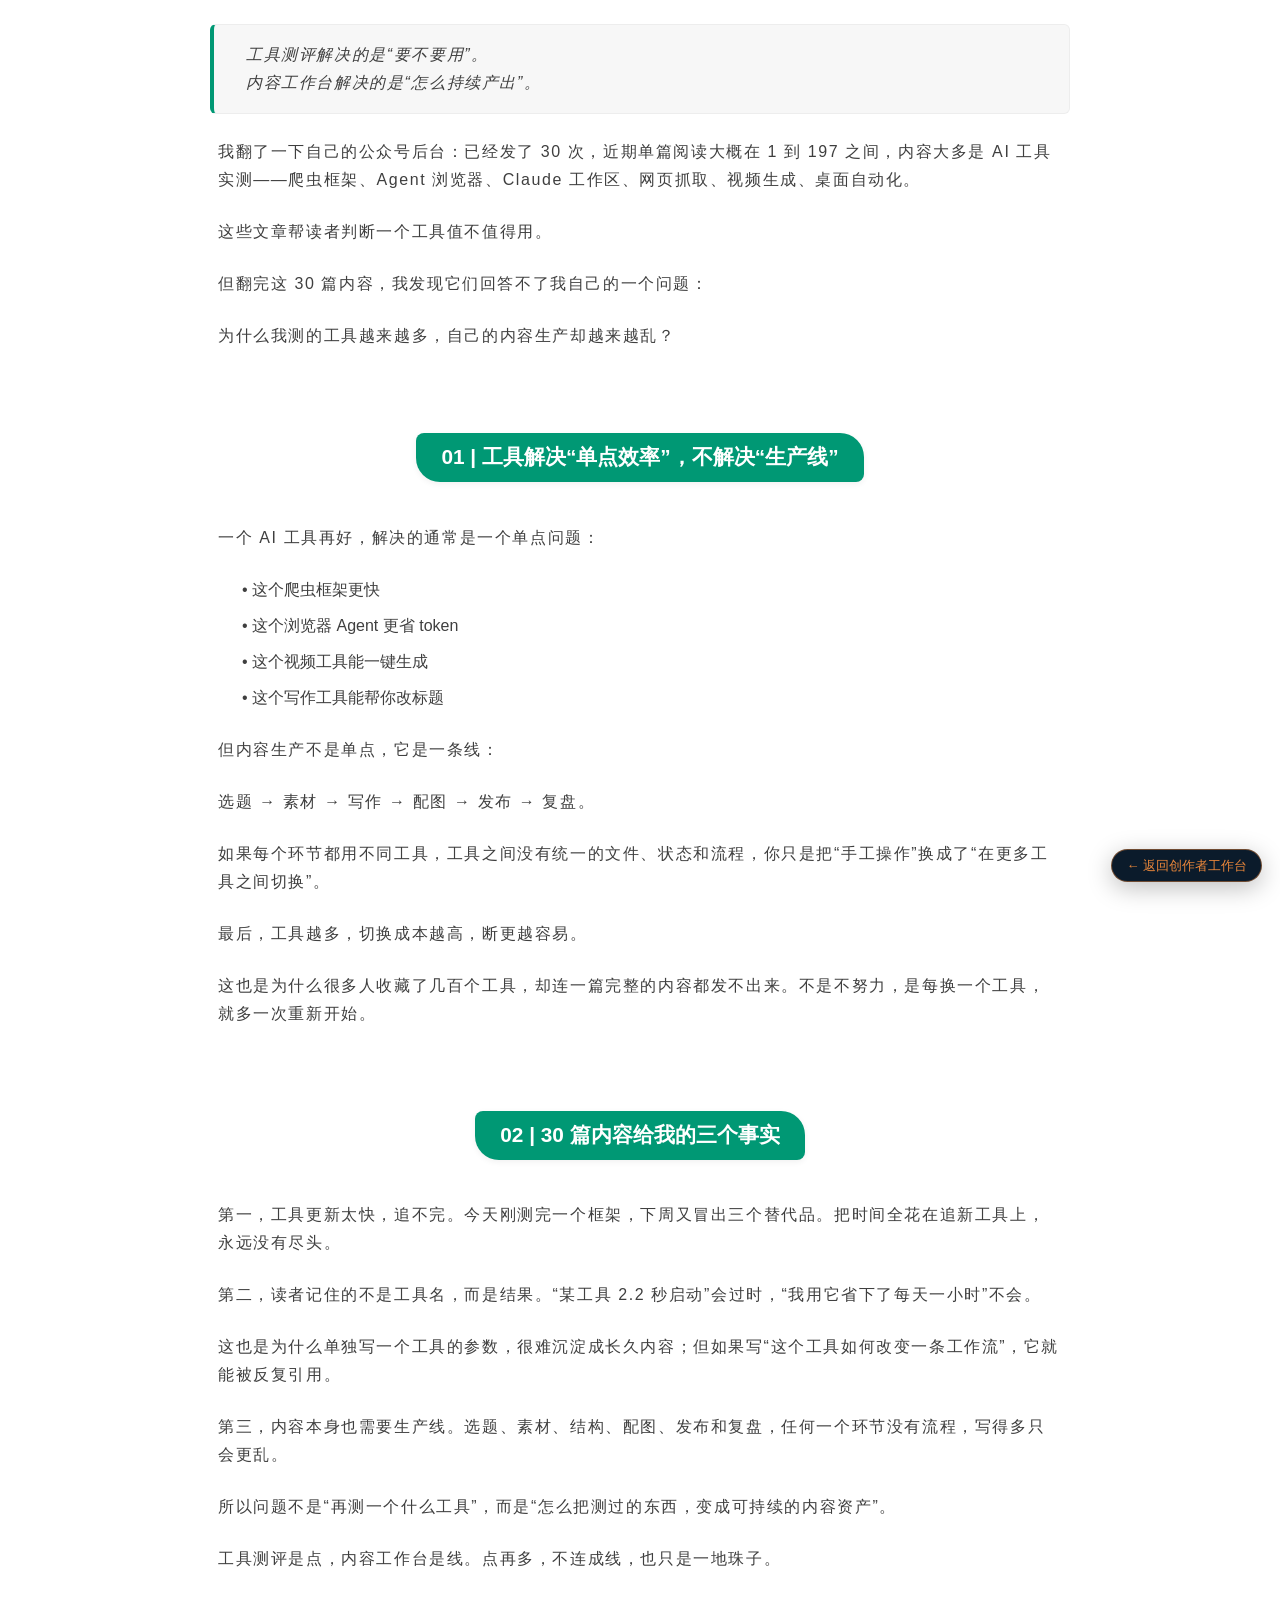
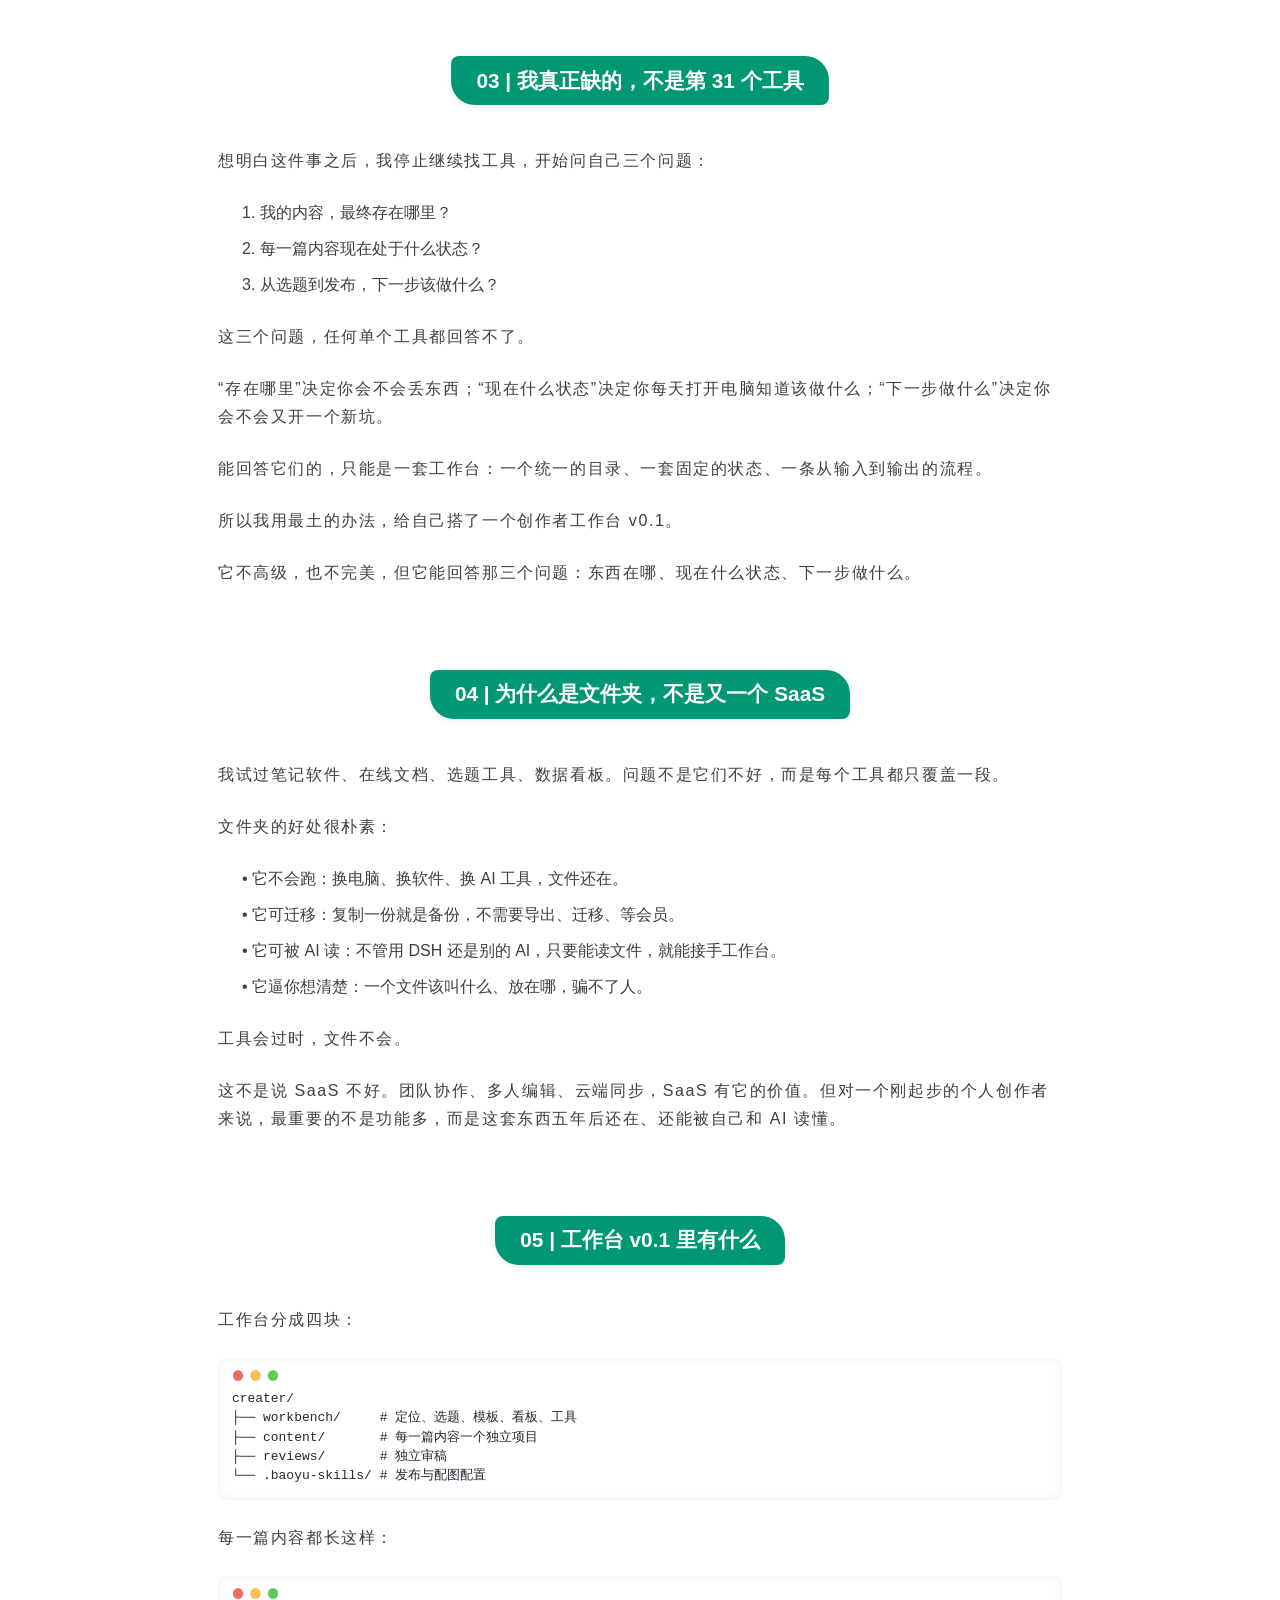
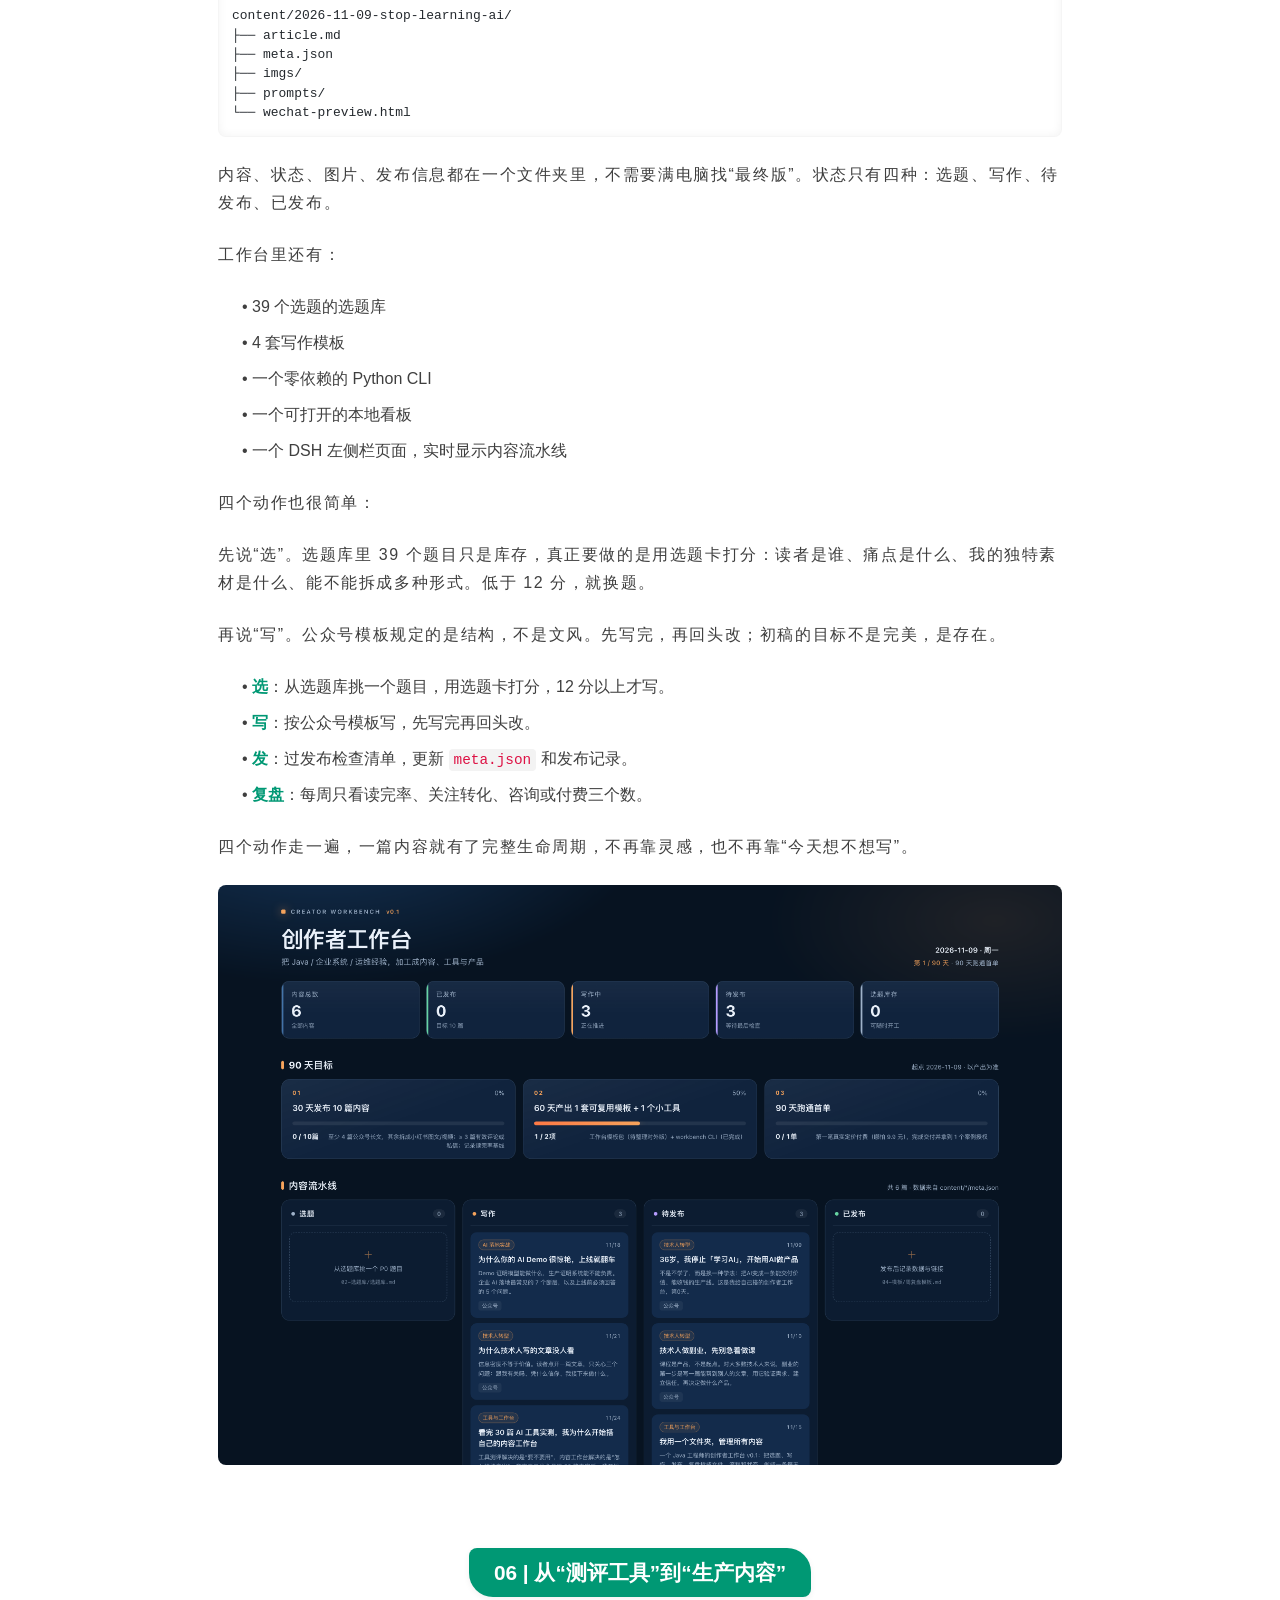
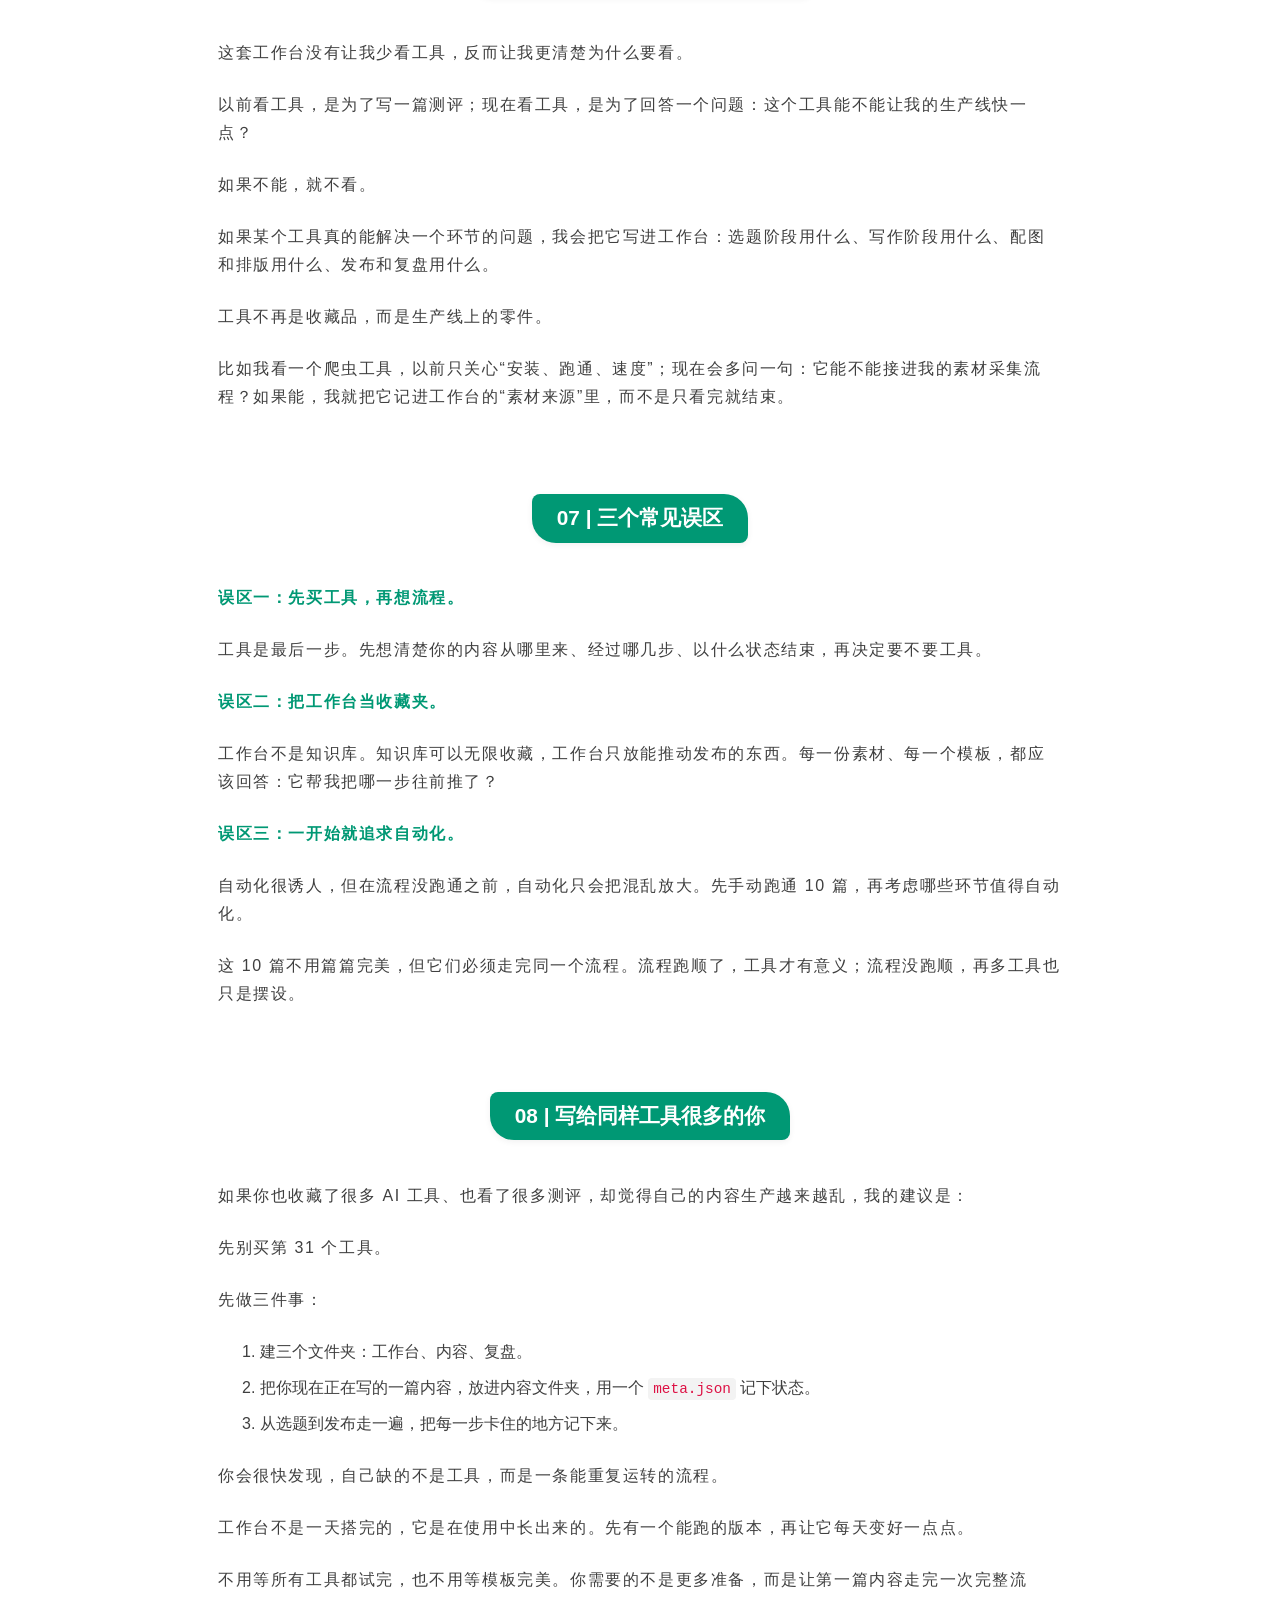
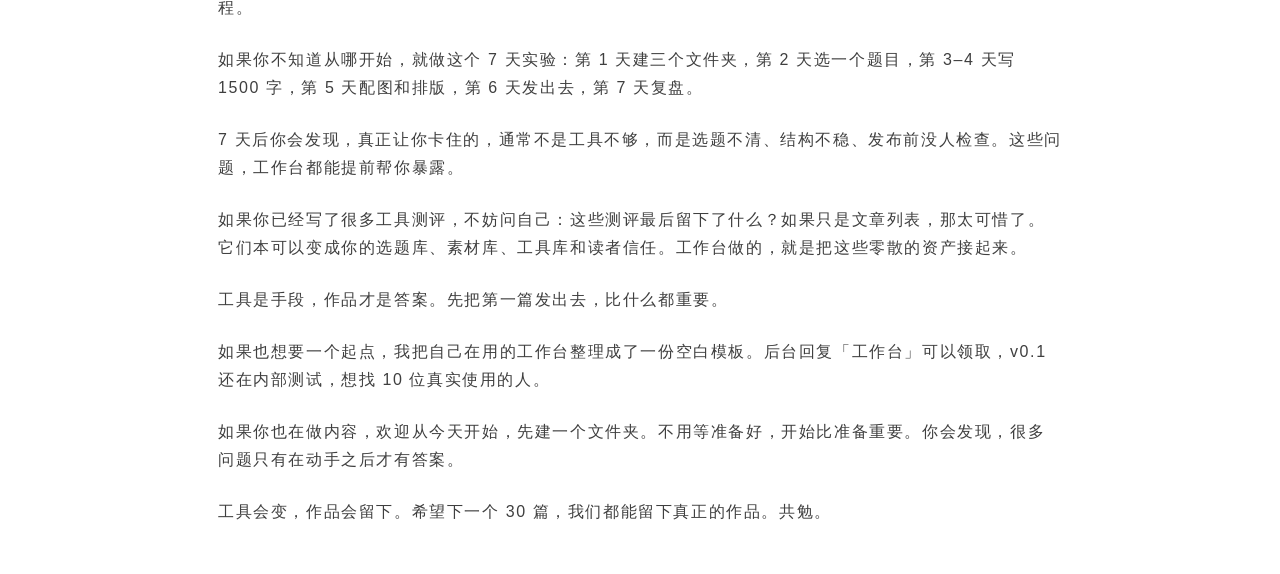
<file: articles/2026-11-24-30-tools-workbench/index.html>
<!doctype html>
<html style="      ">
<head>
  <meta charset="utf-8">
  <meta name="viewport" content="width=device-width, initial-scale=1">
  <title>看完 30 篇 AI 工具实测，我为什么开始搭自己的内容工作台</title>
  <meta name="description" content="工具测评解决的是“要不要用”，内容工作台解决的是“怎么持续产出”。翻完自己公众号的 30 篇内容后，我开始给自己搭一条生产线。">
  
  
</head>
<body style="padding: 24px; background: #ffffff; max-width: 860px; margin: 0 auto; font-family: -apple-system-font,BlinkMacSystemFont, Helvetica Neue, PingFang SC, Hiragino Sans GB , Microsoft YaHei UI , Microsoft YaHei ,Arial,sans-serif; font-size: 16px; line-height: 1.75; text-align: left;">
  <div id="output">
<section class="container" style="font-family: -apple-system-font,BlinkMacSystemFont, Helvetica Neue, PingFang SC, Hiragino Sans GB , Microsoft YaHei UI , Microsoft YaHei ,Arial,sans-serif; font-size: 16px; line-height: 1.75; text-align: left;"><blockquote class="blockquote" style="margin-right: 0; margin-left: 0; border-left: 4px solid #009874; border-radius: 6px; background: #f7f7f7; margin-bottom: 1em; font-style: italic; padding: 1em 1em 1em 2em; color: rgba(0, 0, 0, 0.6); border-bottom: 0.2px solid rgba(0, 0, 0, 0.04); border-top: 0.2px solid rgba(0, 0, 0, 0.04); border-right: 0.2px solid rgba(0, 0, 0, 0.04); margin-top: 0 !important;"><p class="p" style="display: block; font-size: 1em; letter-spacing: 0.1em; color: #3f3f3f; margin: 0;">工具测评解决的是“要不要用”。</p><p class="p" style="display: block; font-size: 1em; letter-spacing: 0.1em; color: #3f3f3f; margin: 0;">内容工作台解决的是“怎么持续产出”。</p></blockquote><p class="p" style="margin: 1.5em 8px; letter-spacing: 0.1em; color: #3f3f3f;">我翻了一下自己的公众号后台：已经发了 30 次，近期单篇阅读大概在 1 到 197 之间，内容大多是 AI 工具实测——爬虫框架、Agent 浏览器、Claude 工作区、网页抓取、视频生成、桌面自动化。</p><p class="p" style="margin: 1.5em 8px; letter-spacing: 0.1em; color: #3f3f3f;">这些文章帮读者判断一个工具值不值得用。</p><p class="p" style="margin: 1.5em 8px; letter-spacing: 0.1em; color: #3f3f3f;">但翻完这 30 篇内容，我发现它们回答不了我自己的一个问题：</p><p class="p" style="margin: 1.5em 8px; letter-spacing: 0.1em; color: #3f3f3f;">为什么我测的工具越来越多，自己的内容生产却越来越乱？</p><h2 class="h2" data-heading="true" style="display: table; margin: 4em auto 2em; color: #fff; background: #009874; font-weight: bold; text-align: center; padding: 0.3em 1.2em; font-size: calc(16px * 1.3); border-radius: 8px 24px 8px 24px; box-shadow: 0 2px 6px rgba(0, 0, 0, 0.06);">01 | 工具解决“单点效率”，不解决“生产线”</h2><p class="p" style="margin: 1.5em 8px; letter-spacing: 0.1em; color: #3f3f3f;">一个 AI 工具再好，解决的通常是一个单点问题：</p><ul class="ul" style="margin-left: 0; color: #3f3f3f; list-style: none; padding-left: 1.5em;"><li class="listitem" style="display: block; color: #3f3f3f; margin: 0.5em 8px;">• 这个爬虫框架更快</li><li class="listitem" style="display: block; color: #3f3f3f; margin: 0.5em 8px;">• 这个浏览器 Agent 更省 token</li><li class="listitem" style="display: block; color: #3f3f3f; margin: 0.5em 8px;">• 这个视频工具能一键生成</li><li class="listitem" style="display: block; color: #3f3f3f; margin: 0.5em 8px;">• 这个写作工具能帮你改标题</li></ul><p class="p" style="margin: 1.5em 8px; letter-spacing: 0.1em; color: #3f3f3f;">但内容生产不是单点，它是一条线：</p><p class="p" style="margin: 1.5em 8px; letter-spacing: 0.1em; color: #3f3f3f;">选题 → 素材 → 写作 → 配图 → 发布 → 复盘。</p><p class="p" style="margin: 1.5em 8px; letter-spacing: 0.1em; color: #3f3f3f;">如果每个环节都用不同工具，工具之间没有统一的文件、状态和流程，你只是把“手工操作”换成了“在更多工具之间切换”。</p><p class="p" style="margin: 1.5em 8px; letter-spacing: 0.1em; color: #3f3f3f;">最后，工具越多，切换成本越高，断更越容易。</p><p class="p" style="margin: 1.5em 8px; letter-spacing: 0.1em; color: #3f3f3f;">这也是为什么很多人收藏了几百个工具，却连一篇完整的内容都发不出来。不是不努力，是每换一个工具，就多一次重新开始。</p><h2 class="h2" data-heading="true" style="display: table; margin: 4em auto 2em; color: #fff; background: #009874; font-weight: bold; text-align: center; padding: 0.3em 1.2em; font-size: calc(16px * 1.3); border-radius: 8px 24px 8px 24px; box-shadow: 0 2px 6px rgba(0, 0, 0, 0.06);">02 | 30 篇内容给我的三个事实</h2><p class="p" style="margin: 1.5em 8px; letter-spacing: 0.1em; color: #3f3f3f;">第一，工具更新太快，追不完。今天刚测完一个框架，下周又冒出三个替代品。把时间全花在追新工具上，永远没有尽头。</p><p class="p" style="margin: 1.5em 8px; letter-spacing: 0.1em; color: #3f3f3f;">第二，读者记住的不是工具名，而是结果。“某工具 2.2 秒启动”会过时，“我用它省下了每天一小时”不会。</p><p class="p" style="margin: 1.5em 8px; letter-spacing: 0.1em; color: #3f3f3f;">这也是为什么单独写一个工具的参数，很难沉淀成长久内容；但如果写“这个工具如何改变一条工作流”，它就能被反复引用。</p><p class="p" style="margin: 1.5em 8px; letter-spacing: 0.1em; color: #3f3f3f;">第三，内容本身也需要生产线。选题、素材、结构、配图、发布和复盘，任何一个环节没有流程，写得多只会更乱。</p><p class="p" style="margin: 1.5em 8px; letter-spacing: 0.1em; color: #3f3f3f;">所以问题不是“再测一个什么工具”，而是“怎么把测过的东西，变成可持续的内容资产”。</p><p class="p" style="margin: 1.5em 8px; letter-spacing: 0.1em; color: #3f3f3f;">工具测评是点，内容工作台是线。点再多，不连成线，也只是一地珠子。</p><h2 class="h2" data-heading="true" style="display: table; margin: 4em auto 2em; color: #fff; background: #009874; font-weight: bold; text-align: center; padding: 0.3em 1.2em; font-size: calc(16px * 1.3); border-radius: 8px 24px 8px 24px; box-shadow: 0 2px 6px rgba(0, 0, 0, 0.06);">03 | 我真正缺的，不是第 31 个工具</h2><p class="p" style="margin: 1.5em 8px; letter-spacing: 0.1em; color: #3f3f3f;">想明白这件事之后，我停止继续找工具，开始问自己三个问题：</p><ol class="ol" style="margin-left: 0; color: #3f3f3f; padding-left: 1.5em;"><li class="listitem" style="display: block; color: #3f3f3f; margin: 0.5em 8px;">1. 我的内容，最终存在哪里？</li><li class="listitem" style="display: block; color: #3f3f3f; margin: 0.5em 8px;">2. 每一篇内容现在处于什么状态？</li><li class="listitem" style="display: block; color: #3f3f3f; margin: 0.5em 8px;">3. 从选题到发布，下一步该做什么？</li></ol><p class="p" style="margin: 1.5em 8px; letter-spacing: 0.1em; color: #3f3f3f;">这三个问题，任何单个工具都回答不了。</p><p class="p" style="margin: 1.5em 8px; letter-spacing: 0.1em; color: #3f3f3f;">“存在哪里”决定你会不会丢东西；“现在什么状态”决定你每天打开电脑知道该做什么；“下一步做什么”决定你会不会又开一个新坑。</p><p class="p" style="margin: 1.5em 8px; letter-spacing: 0.1em; color: #3f3f3f;">能回答它们的，只能是一套工作台：一个统一的目录、一套固定的状态、一条从输入到输出的流程。</p><p class="p" style="margin: 1.5em 8px; letter-spacing: 0.1em; color: #3f3f3f;">所以我用最土的办法，给自己搭了一个创作者工作台 v0.1。</p><p class="p" style="margin: 1.5em 8px; letter-spacing: 0.1em; color: #3f3f3f;">它不高级，也不完美，但它能回答那三个问题：东西在哪、现在什么状态、下一步做什么。</p><h2 class="h2" data-heading="true" style="display: table; margin: 4em auto 2em; color: #fff; background: #009874; font-weight: bold; text-align: center; padding: 0.3em 1.2em; font-size: calc(16px * 1.3); border-radius: 8px 24px 8px 24px; box-shadow: 0 2px 6px rgba(0, 0, 0, 0.06);">04 | 为什么是文件夹，不是又一个 SaaS</h2><p class="p" style="margin: 1.5em 8px; letter-spacing: 0.1em; color: #3f3f3f;">我试过笔记软件、在线文档、选题工具、数据看板。问题不是它们不好，而是每个工具都只覆盖一段。</p><p class="p" style="margin: 1.5em 8px; letter-spacing: 0.1em; color: #3f3f3f;">文件夹的好处很朴素：</p><ul class="ul" style="margin-left: 0; color: #3f3f3f; list-style: none; padding-left: 1.5em;"><li class="listitem" style="display: block; color: #3f3f3f; margin: 0.5em 8px;">• 它不会跑：换电脑、换软件、换 AI 工具，文件还在。</li><li class="listitem" style="display: block; color: #3f3f3f; margin: 0.5em 8px;">• 它可迁移：复制一份就是备份，不需要导出、迁移、等会员。</li><li class="listitem" style="display: block; color: #3f3f3f; margin: 0.5em 8px;">• 它可被 AI 读：不管用 DSH 还是别的 AI，只要能读文件，就能接手工作台。</li><li class="listitem" style="display: block; color: #3f3f3f; margin: 0.5em 8px;">• 它逼你想清楚：一个文件该叫什么、放在哪，骗不了人。</li></ul><p class="p" style="margin: 1.5em 8px; letter-spacing: 0.1em; color: #3f3f3f;">工具会过时，文件不会。</p><p class="p" style="margin: 1.5em 8px; letter-spacing: 0.1em; color: #3f3f3f;">这不是说 SaaS 不好。团队协作、多人编辑、云端同步，SaaS 有它的价值。但对一个刚起步的个人创作者来说，最重要的不是功能多，而是这套东西五年后还在、还能被自己和 AI 读懂。</p><h2 class="h2" data-heading="true" style="display: table; margin: 4em auto 2em; color: #fff; background: #009874; font-weight: bold; text-align: center; padding: 0.3em 1.2em; font-size: calc(16px * 1.3); border-radius: 8px 24px 8px 24px; box-shadow: 0 2px 6px rgba(0, 0, 0, 0.06);">05 | 工作台 v0.1 里有什么</h2><p class="p" style="margin: 1.5em 8px; letter-spacing: 0.1em; color: #3f3f3f;">工作台分成四块：</p><pre class="hljs code__pre" style="color: #24292e; background: #fff; font-size: 90%; overflow-x: auto; border-radius: 8px; line-height: 1.5; margin: 10px 8px; box-shadow: inset 0 0 10px rgba(0,0,0,0.05); border: 1px solid rgba(0, 0, 0, 0.04); padding: 0 !important;"><span class="mac-sign" style="display: flex; padding: 10px 14px 0;"><svg xmlns="http://www.w3.org/2000/svg" version="1.1" x="0px" y="0px" width="45px" height="13px" viewBox="0 0 450 130">
    <ellipse cx="50" cy="65" rx="50" ry="52" stroke="rgb(220,60,54)" stroke-width="2" fill="rgb(237,108,96)"/>
    <ellipse cx="225" cy="65" rx="50" ry="52" stroke="rgb(218,151,33)" stroke-width="2" fill="rgb(247,193,81)"/>
    <ellipse cx="400" cy="65" rx="50" ry="52" stroke="rgb(27,161,37)" stroke-width="2" fill="rgb(100,200,86)"/>
  </svg></span><code class="language-text" style="font-size: 90%; border-radius: 4px; display: -webkit-box; padding: 0.5em 1em 1em; overflow-x: auto; text-indent: 0; color: inherit; background: none; white-space: nowrap; margin: 0; font-family: 'Fira Code',
    Menlo,
    Operator Mono,
    Consolas,
    Monaco,
    monospace;">creater/<br>├──&nbsp;workbench/&nbsp;&nbsp;&nbsp;&nbsp;&nbsp;#&nbsp;定位、选题、模板、看板、工具<br>├──&nbsp;content/&nbsp;&nbsp;&nbsp;&nbsp;&nbsp;&nbsp;&nbsp;#&nbsp;每一篇内容一个独立项目<br>├──&nbsp;reviews/&nbsp;&nbsp;&nbsp;&nbsp;&nbsp;&nbsp;&nbsp;#&nbsp;独立审稿<br>└──&nbsp;.baoyu-skills/&nbsp;#&nbsp;发布与配图配置</code></pre><p class="p" style="margin: 1.5em 8px; letter-spacing: 0.1em; color: #3f3f3f;">每一篇内容都长这样：</p><pre class="hljs code__pre" style="color: #24292e; background: #fff; font-size: 90%; overflow-x: auto; border-radius: 8px; line-height: 1.5; margin: 10px 8px; box-shadow: inset 0 0 10px rgba(0,0,0,0.05); border: 1px solid rgba(0, 0, 0, 0.04); padding: 0 !important;"><span class="mac-sign" style="display: flex; padding: 10px 14px 0;"><svg xmlns="http://www.w3.org/2000/svg" version="1.1" x="0px" y="0px" width="45px" height="13px" viewBox="0 0 450 130">
    <ellipse cx="50" cy="65" rx="50" ry="52" stroke="rgb(220,60,54)" stroke-width="2" fill="rgb(237,108,96)"/>
    <ellipse cx="225" cy="65" rx="50" ry="52" stroke="rgb(218,151,33)" stroke-width="2" fill="rgb(247,193,81)"/>
    <ellipse cx="400" cy="65" rx="50" ry="52" stroke="rgb(27,161,37)" stroke-width="2" fill="rgb(100,200,86)"/>
  </svg></span><code class="language-text" style="font-size: 90%; border-radius: 4px; display: -webkit-box; padding: 0.5em 1em 1em; overflow-x: auto; text-indent: 0; color: inherit; background: none; white-space: nowrap; margin: 0; font-family: 'Fira Code',
    Menlo,
    Operator Mono,
    Consolas,
    Monaco,
    monospace;">content/2026-11-09-stop-learning-ai/<br>├──&nbsp;article.md<br>├──&nbsp;meta.json<br>├──&nbsp;imgs/<br>├──&nbsp;prompts/<br>└──&nbsp;wechat-preview.html</code></pre><p class="p" style="margin: 1.5em 8px; letter-spacing: 0.1em; color: #3f3f3f;">内容、状态、图片、发布信息都在一个文件夹里，不需要满电脑找“最终版”。状态只有四种：选题、写作、待发布、已发布。</p><p class="p" style="margin: 1.5em 8px; letter-spacing: 0.1em; color: #3f3f3f;">工作台里还有：</p><ul class="ul" style="margin-left: 0; color: #3f3f3f; list-style: none; padding-left: 1.5em;"><li class="listitem" style="display: block; color: #3f3f3f; margin: 0.5em 8px;">• 39 个选题的选题库</li><li class="listitem" style="display: block; color: #3f3f3f; margin: 0.5em 8px;">• 4 套写作模板</li><li class="listitem" style="display: block; color: #3f3f3f; margin: 0.5em 8px;">• 一个零依赖的 Python CLI</li><li class="listitem" style="display: block; color: #3f3f3f; margin: 0.5em 8px;">• 一个可打开的本地看板</li><li class="listitem" style="display: block; color: #3f3f3f; margin: 0.5em 8px;">• 一个 DSH 左侧栏页面，实时显示内容流水线</li></ul><p class="p" style="margin: 1.5em 8px; letter-spacing: 0.1em; color: #3f3f3f;">四个动作也很简单：</p><p class="p" style="margin: 1.5em 8px; letter-spacing: 0.1em; color: #3f3f3f;">先说“选”。选题库里 39 个题目只是库存，真正要做的是用选题卡打分：读者是谁、痛点是什么、我的独特素材是什么、能不能拆成多种形式。低于 12 分，就换题。</p><p class="p" style="margin: 1.5em 8px; letter-spacing: 0.1em; color: #3f3f3f;">再说“写”。公众号模板规定的是结构，不是文风。先写完，再回头改；初稿的目标不是完美，是存在。</p><ul class="ul" style="margin-left: 0; color: #3f3f3f; list-style: none; padding-left: 1.5em;"><li class="listitem" style="display: block; color: #3f3f3f; margin: 0.5em 8px;">• <strong style="color: #009874; font-weight: bold; font-size: inherit;">选</strong>：从选题库挑一个题目，用选题卡打分，12 分以上才写。</li><li class="listitem" style="display: block; color: #3f3f3f; margin: 0.5em 8px;">• <strong style="color: #009874; font-weight: bold; font-size: inherit;">写</strong>：按公众号模板写，先写完再回头改。</li><li class="listitem" style="display: block; color: #3f3f3f; margin: 0.5em 8px;">• <strong style="color: #009874; font-weight: bold; font-size: inherit;">发</strong>：过发布检查清单，更新 <code class="codespan" style="font-size: 90%; color: #d14; background: rgba(27, 31, 35, 0.05); padding: 3px 5px; border-radius: 4px;">meta.json</code> 和发布记录。</li><li class="listitem" style="display: block; color: #3f3f3f; margin: 0.5em 8px;">• <strong style="color: #009874; font-weight: bold; font-size: inherit;">复盘</strong>：每周只看读完率、关注转化、咨询或付费三个数。</li></ul><p class="p" style="margin: 1.5em 8px; letter-spacing: 0.1em; color: #3f3f3f;">四个动作走一遍，一篇内容就有了完整生命周期，不再靠灵感，也不再靠“今天想不想写”。</p><p class="p" style="margin: 1.5em 8px; letter-spacing: 0.1em; color: #3f3f3f;"><img src="./imgs/dashboard.png" alt="创作者工作台看板" style="max-width:100%;height:auto;display:block;margin:1.5em auto;border-radius:8px;"></p><h2 class="h2" data-heading="true" style="display: table; margin: 4em auto 2em; color: #fff; background: #009874; font-weight: bold; text-align: center; padding: 0.3em 1.2em; font-size: calc(16px * 1.3); border-radius: 8px 24px 8px 24px; box-shadow: 0 2px 6px rgba(0, 0, 0, 0.06);">06 | 从“测评工具”到“生产内容”</h2><p class="p" style="margin: 1.5em 8px; letter-spacing: 0.1em; color: #3f3f3f;">这套工作台没有让我少看工具，反而让我更清楚为什么要看。</p><p class="p" style="margin: 1.5em 8px; letter-spacing: 0.1em; color: #3f3f3f;">以前看工具，是为了写一篇测评；现在看工具，是为了回答一个问题：这个工具能不能让我的生产线快一点？</p><p class="p" style="margin: 1.5em 8px; letter-spacing: 0.1em; color: #3f3f3f;">如果不能，就不看。</p><p class="p" style="margin: 1.5em 8px; letter-spacing: 0.1em; color: #3f3f3f;">如果某个工具真的能解决一个环节的问题，我会把它写进工作台：选题阶段用什么、写作阶段用什么、配图和排版用什么、发布和复盘用什么。</p><p class="p" style="margin: 1.5em 8px; letter-spacing: 0.1em; color: #3f3f3f;">工具不再是收藏品，而是生产线上的零件。</p><p class="p" style="margin: 1.5em 8px; letter-spacing: 0.1em; color: #3f3f3f;">比如我看一个爬虫工具，以前只关心“安装、跑通、速度”；现在会多问一句：它能不能接进我的素材采集流程？如果能，我就把它记进工作台的“素材来源”里，而不是只看完就结束。</p><h2 class="h2" data-heading="true" style="display: table; margin: 4em auto 2em; color: #fff; background: #009874; font-weight: bold; text-align: center; padding: 0.3em 1.2em; font-size: calc(16px * 1.3); border-radius: 8px 24px 8px 24px; box-shadow: 0 2px 6px rgba(0, 0, 0, 0.06);">07 | 三个常见误区</h2><p class="p" style="margin: 1.5em 8px; letter-spacing: 0.1em; color: #3f3f3f;"><strong style="color: #009874; font-weight: bold; font-size: inherit;">误区一：先买工具，再想流程。</strong></p><p class="p" style="margin: 1.5em 8px; letter-spacing: 0.1em; color: #3f3f3f;">工具是最后一步。先想清楚你的内容从哪里来、经过哪几步、以什么状态结束，再决定要不要工具。</p><p class="p" style="margin: 1.5em 8px; letter-spacing: 0.1em; color: #3f3f3f;"><strong style="color: #009874; font-weight: bold; font-size: inherit;">误区二：把工作台当收藏夹。</strong></p><p class="p" style="margin: 1.5em 8px; letter-spacing: 0.1em; color: #3f3f3f;">工作台不是知识库。知识库可以无限收藏，工作台只放能推动发布的东西。每一份素材、每一个模板，都应该回答：它帮我把哪一步往前推了？</p><p class="p" style="margin: 1.5em 8px; letter-spacing: 0.1em; color: #3f3f3f;"><strong style="color: #009874; font-weight: bold; font-size: inherit;">误区三：一开始就追求自动化。</strong></p><p class="p" style="margin: 1.5em 8px; letter-spacing: 0.1em; color: #3f3f3f;">自动化很诱人，但在流程没跑通之前，自动化只会把混乱放大。先手动跑通 10 篇，再考虑哪些环节值得自动化。</p><p class="p" style="margin: 1.5em 8px; letter-spacing: 0.1em; color: #3f3f3f;">这 10 篇不用篇篇完美，但它们必须走完同一个流程。流程跑顺了，工具才有意义；流程没跑顺，再多工具也只是摆设。</p><h2 class="h2" data-heading="true" style="display: table; margin: 4em auto 2em; color: #fff; background: #009874; font-weight: bold; text-align: center; padding: 0.3em 1.2em; font-size: calc(16px * 1.3); border-radius: 8px 24px 8px 24px; box-shadow: 0 2px 6px rgba(0, 0, 0, 0.06);">08 | 写给同样工具很多的你</h2><p class="p" style="margin: 1.5em 8px; letter-spacing: 0.1em; color: #3f3f3f;">如果你也收藏了很多 AI 工具、也看了很多测评，却觉得自己的内容生产越来越乱，我的建议是：</p><p class="p" style="margin: 1.5em 8px; letter-spacing: 0.1em; color: #3f3f3f;">先别买第 31 个工具。</p><p class="p" style="margin: 1.5em 8px; letter-spacing: 0.1em; color: #3f3f3f;">先做三件事：</p><ol class="ol" style="margin-left: 0; color: #3f3f3f; padding-left: 1.5em;"><li class="listitem" style="display: block; color: #3f3f3f; margin: 0.5em 8px;">1. 建三个文件夹：工作台、内容、复盘。</li><li class="listitem" style="display: block; color: #3f3f3f; margin: 0.5em 8px;">2. 把你现在正在写的一篇内容，放进内容文件夹，用一个 <code class="codespan" style="font-size: 90%; color: #d14; background: rgba(27, 31, 35, 0.05); padding: 3px 5px; border-radius: 4px;">meta.json</code> 记下状态。</li><li class="listitem" style="display: block; color: #3f3f3f; margin: 0.5em 8px;">3. 从选题到发布走一遍，把每一步卡住的地方记下来。</li></ol><p class="p" style="margin: 1.5em 8px; letter-spacing: 0.1em; color: #3f3f3f;">你会很快发现，自己缺的不是工具，而是一条能重复运转的流程。</p><p class="p" style="margin: 1.5em 8px; letter-spacing: 0.1em; color: #3f3f3f;">工作台不是一天搭完的，它是在使用中长出来的。先有一个能跑的版本，再让它每天变好一点点。</p><p class="p" style="margin: 1.5em 8px; letter-spacing: 0.1em; color: #3f3f3f;">不用等所有工具都试完，也不用等模板完美。你需要的不是更多准备，而是让第一篇内容走完一次完整流程。</p><p class="p" style="margin: 1.5em 8px; letter-spacing: 0.1em; color: #3f3f3f;">如果你不知道从哪开始，就做这个 7 天实验：第 1 天建三个文件夹，第 2 天选一个题目，第 3–4 天写 1500 字，第 5 天配图和排版，第 6 天发出去，第 7 天复盘。</p><p class="p" style="margin: 1.5em 8px; letter-spacing: 0.1em; color: #3f3f3f;">7 天后你会发现，真正让你卡住的，通常不是工具不够，而是选题不清、结构不稳、发布前没人检查。这些问题，工作台都能提前帮你暴露。</p><p class="p" style="margin: 1.5em 8px; letter-spacing: 0.1em; color: #3f3f3f;">如果你已经写了很多工具测评，不妨问自己：这些测评最后留下了什么？如果只是文章列表，那太可惜了。它们本可以变成你的选题库、素材库、工具库和读者信任。工作台做的，就是把这些零散的资产接起来。</p><p class="p" style="margin: 1.5em 8px; letter-spacing: 0.1em; color: #3f3f3f;">工具是手段，作品才是答案。先把第一篇发出去，比什么都重要。</p><p class="p" style="margin: 1.5em 8px; letter-spacing: 0.1em; color: #3f3f3f;">如果也想要一个起点，我把自己在用的工作台整理成了一份空白模板。后台回复「工作台」可以领取，v0.1 还在内部测试，想找 10 位真实使用的人。</p><p class="p" style="margin: 1.5em 8px; letter-spacing: 0.1em; color: #3f3f3f;">如果你也在做内容，欢迎从今天开始，先建一个文件夹。不用等准备好，开始比准备重要。你会发现，很多问题只有在动手之后才有答案。</p><p class="p" style="margin: 1.5em 8px; letter-spacing: 0.1em; color: #3f3f3f;">工具会变，作品会留下。希望下一个 30 篇，我们都能留下真正的作品。共勉。</p>
    
  
    
  
    
  </section>
  </div>
<style>.site-back{position:fixed;right:18px;bottom:18px;z-index:9999;background:#0B1B2B;color:#E8863A;border:1px solid rgba(232,134,58,.45);border-radius:999px;padding:9px 14px;font:13px/1 -apple-system,"PingFang SC",sans-serif;text-decoration:none;box-shadow:0 6px 24px rgba(0,0,0,.25)}</style><a class="site-back" href="../../index.html">← 返回创作者工作台</a>
</body>
</html>
</file>
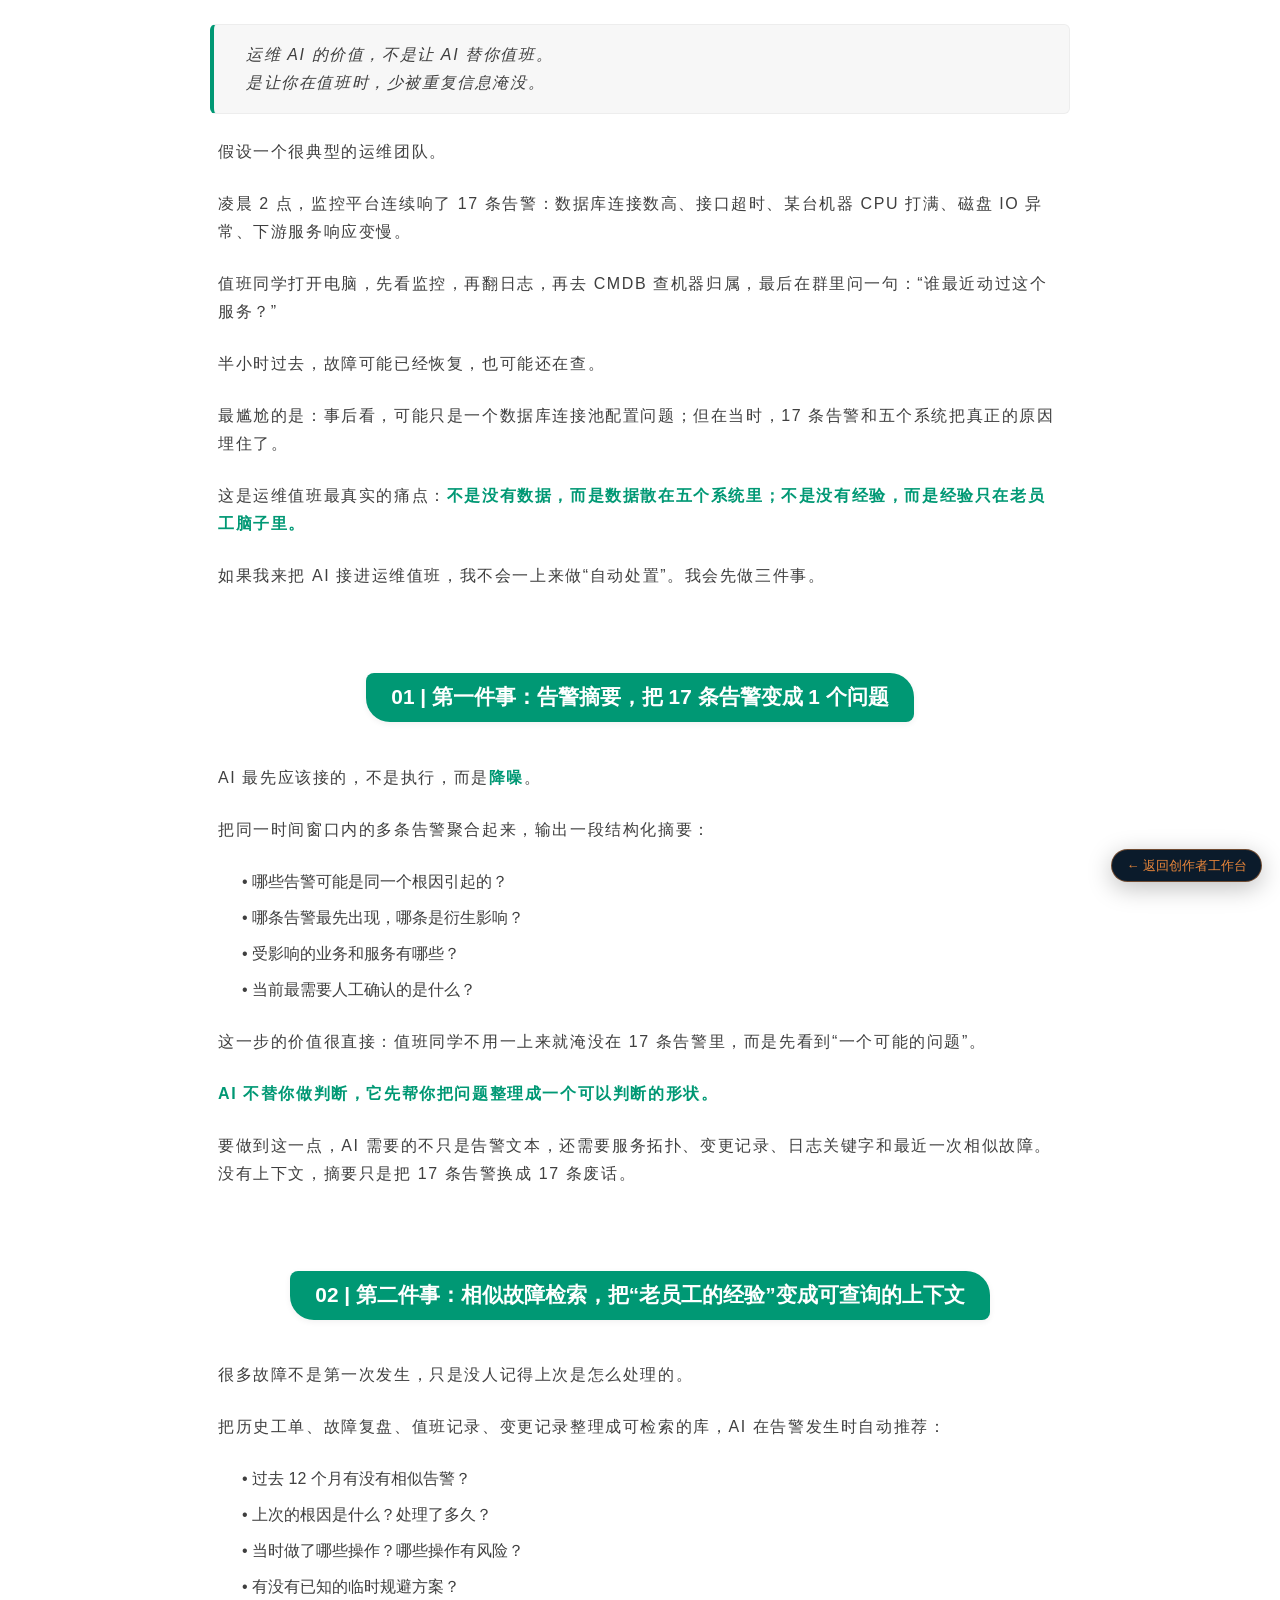
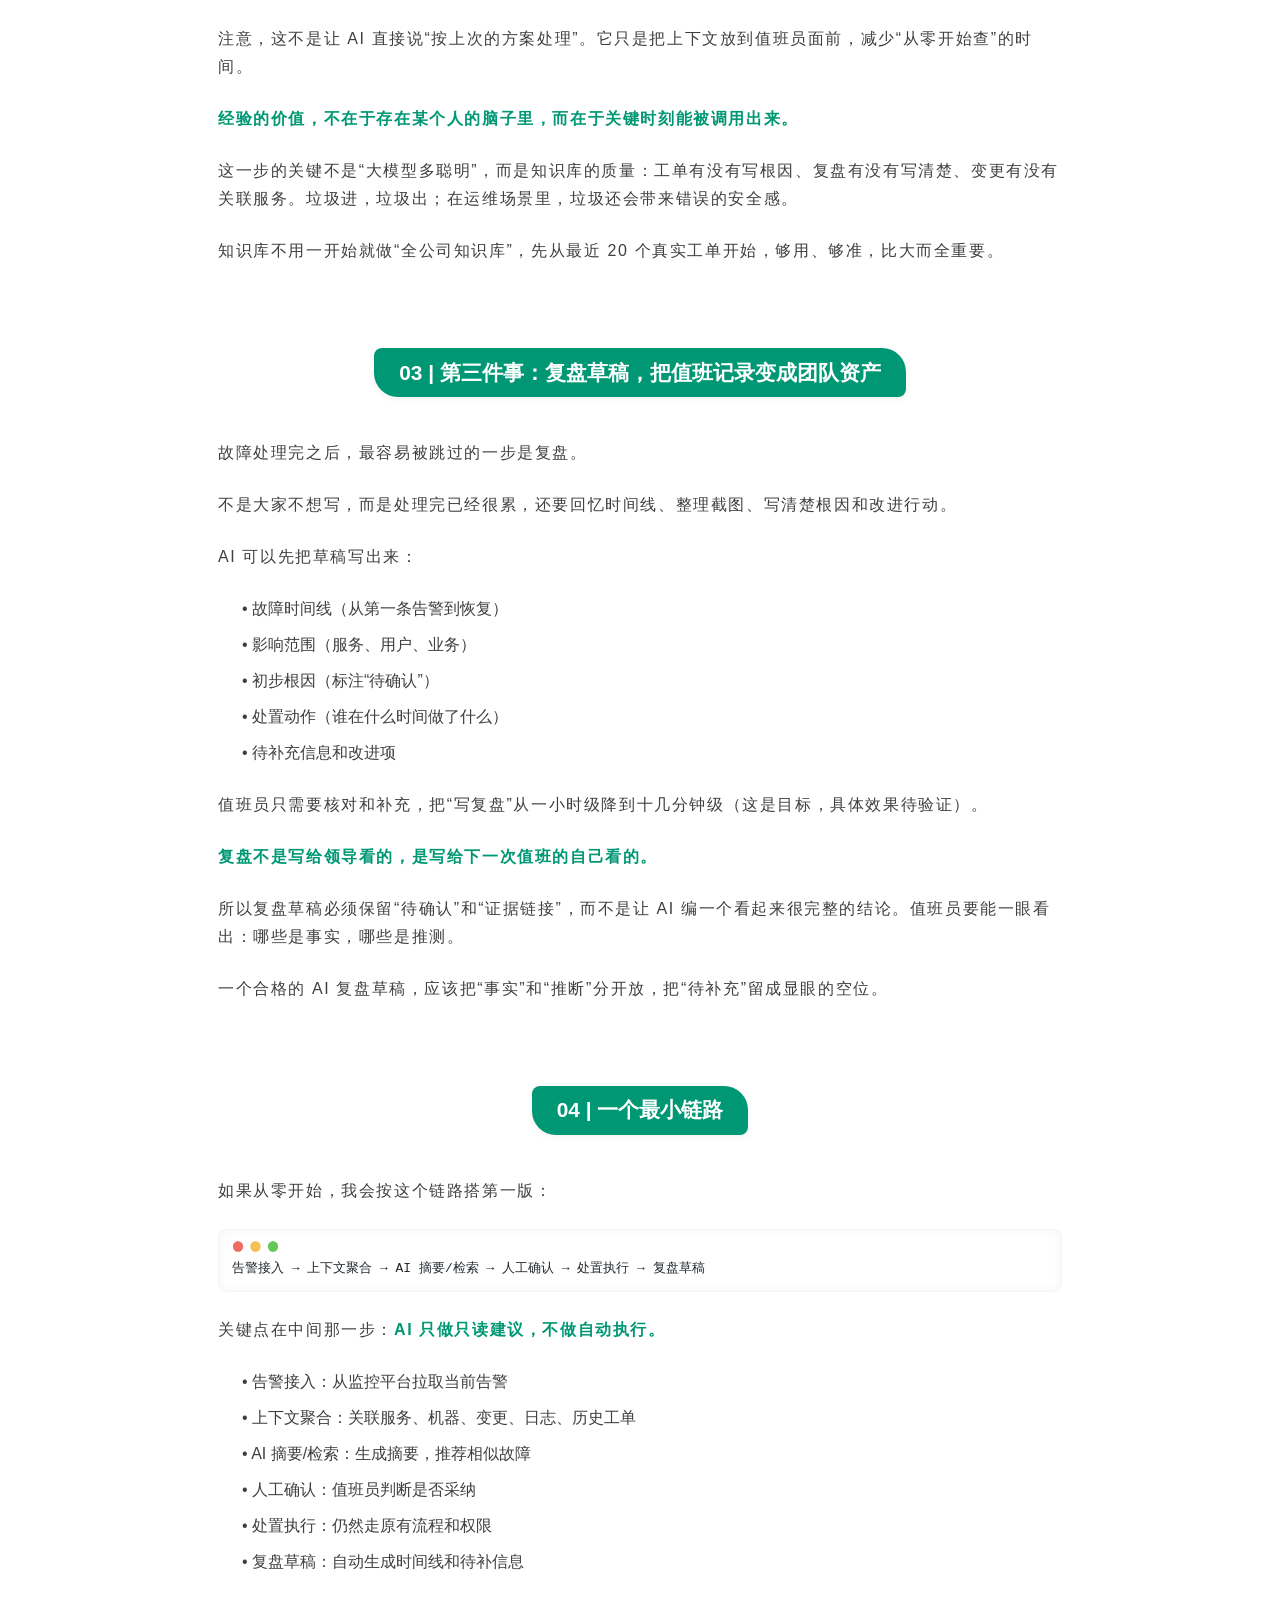
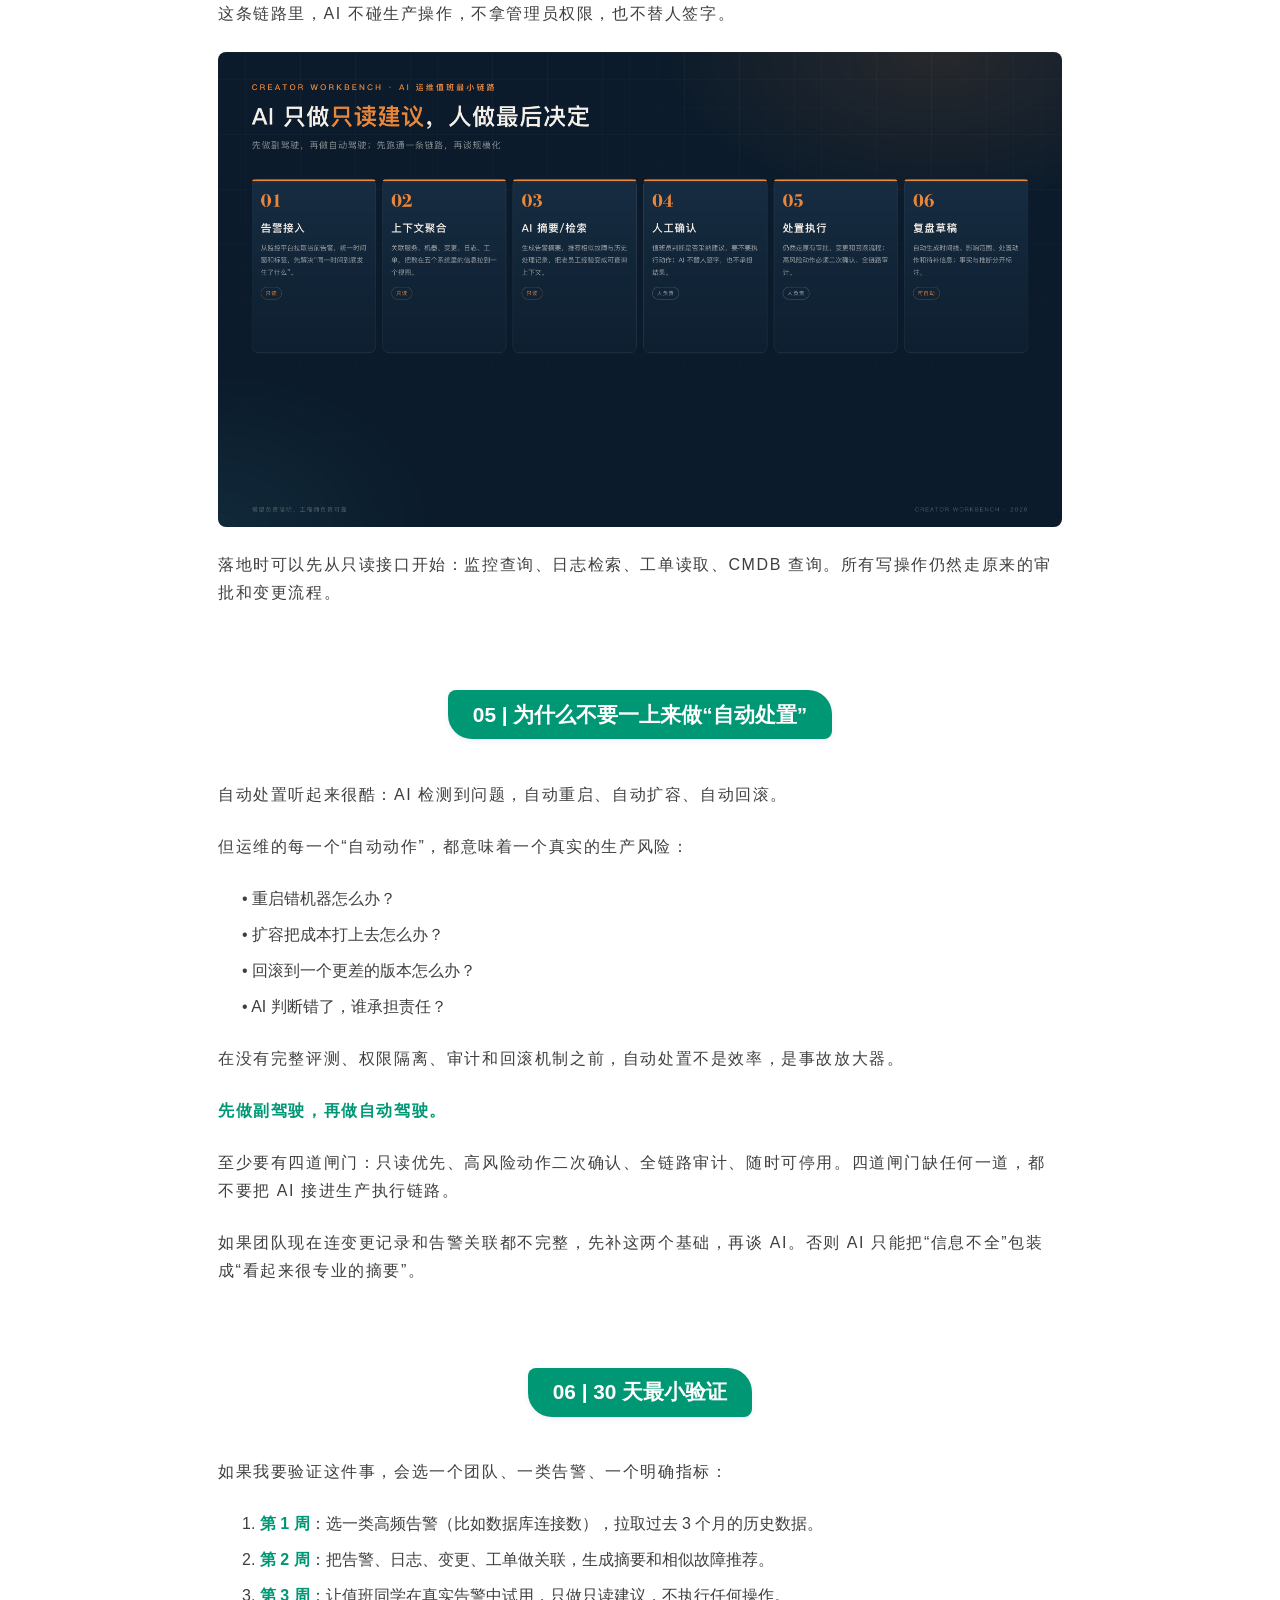
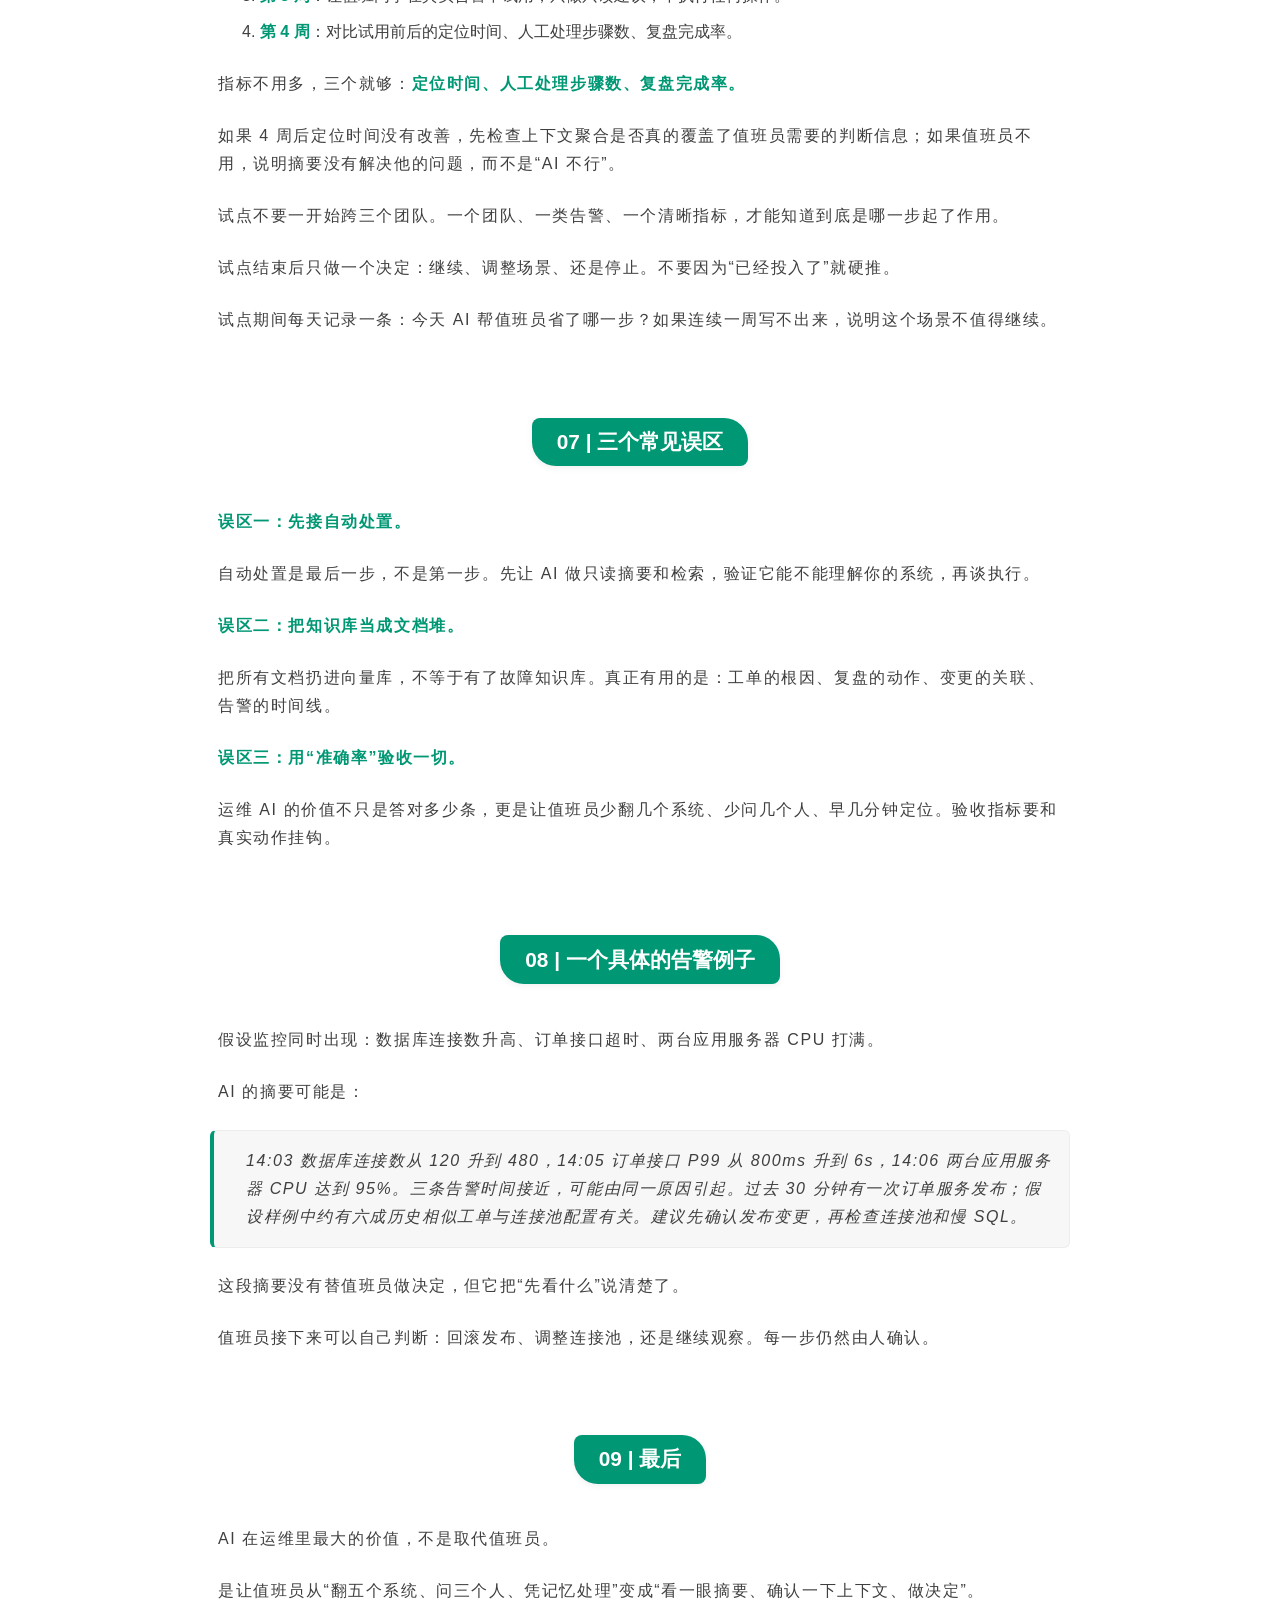
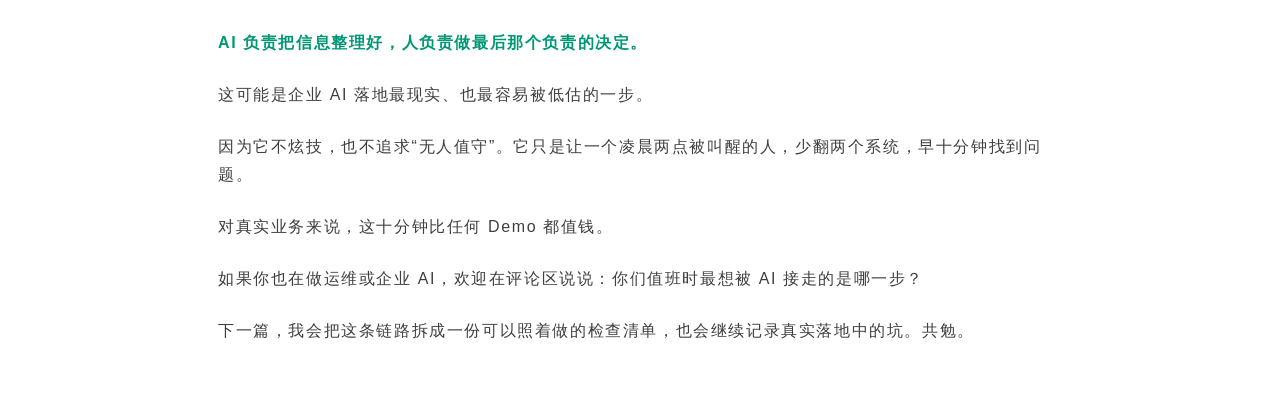
<file: articles/2026-11-27-ai-ops-oncall/index.html>
<!doctype html>
<html style="      ">
<head>
  <meta charset="utf-8">
  <meta name="viewport" content="width=device-width, initial-scale=1">
  <title>如果我把 AI 接进运维值班，我会先做这 3 件事</title>
  <meta name="description" content="不是让 AI 替你点按钮，而是让它先帮你把告警、上下文和历史故障串起来。一个可落地的运维 AI 最小链路。">
  
  
</head>
<body style="padding: 24px; background: #ffffff; max-width: 860px; margin: 0 auto; font-family: -apple-system-font,BlinkMacSystemFont, Helvetica Neue, PingFang SC, Hiragino Sans GB , Microsoft YaHei UI , Microsoft YaHei ,Arial,sans-serif; font-size: 16px; line-height: 1.75; text-align: left;">
  <div id="output">
<section class="container" style="font-family: -apple-system-font,BlinkMacSystemFont, Helvetica Neue, PingFang SC, Hiragino Sans GB , Microsoft YaHei UI , Microsoft YaHei ,Arial,sans-serif; font-size: 16px; line-height: 1.75; text-align: left;"><blockquote class="blockquote" style="margin-right: 0; margin-left: 0; border-left: 4px solid #009874; border-radius: 6px; background: #f7f7f7; margin-bottom: 1em; font-style: italic; padding: 1em 1em 1em 2em; color: rgba(0, 0, 0, 0.6); border-bottom: 0.2px solid rgba(0, 0, 0, 0.04); border-top: 0.2px solid rgba(0, 0, 0, 0.04); border-right: 0.2px solid rgba(0, 0, 0, 0.04); margin-top: 0 !important;"><p class="p" style="display: block; font-size: 1em; letter-spacing: 0.1em; color: #3f3f3f; margin: 0;">运维 AI 的价值，不是让 AI 替你值班。</p><p class="p" style="display: block; font-size: 1em; letter-spacing: 0.1em; color: #3f3f3f; margin: 0;">是让你在值班时，少被重复信息淹没。</p></blockquote><p class="p" style="margin: 1.5em 8px; letter-spacing: 0.1em; color: #3f3f3f;">假设一个很典型的运维团队。</p><p class="p" style="margin: 1.5em 8px; letter-spacing: 0.1em; color: #3f3f3f;">凌晨 2 点，监控平台连续响了 17 条告警：数据库连接数高、接口超时、某台机器 CPU 打满、磁盘 IO 异常、下游服务响应变慢。</p><p class="p" style="margin: 1.5em 8px; letter-spacing: 0.1em; color: #3f3f3f;">值班同学打开电脑，先看监控，再翻日志，再去 CMDB 查机器归属，最后在群里问一句：“谁最近动过这个服务？”</p><p class="p" style="margin: 1.5em 8px; letter-spacing: 0.1em; color: #3f3f3f;">半小时过去，故障可能已经恢复，也可能还在查。</p><p class="p" style="margin: 1.5em 8px; letter-spacing: 0.1em; color: #3f3f3f;">最尴尬的是：事后看，可能只是一个数据库连接池配置问题；但在当时，17 条告警和五个系统把真正的原因埋住了。</p><p class="p" style="margin: 1.5em 8px; letter-spacing: 0.1em; color: #3f3f3f;">这是运维值班最真实的痛点：<strong style="color: #009874; font-weight: bold; font-size: inherit;">不是没有数据，而是数据散在五个系统里；不是没有经验，而是经验只在老员工脑子里。</strong></p><p class="p" style="margin: 1.5em 8px; letter-spacing: 0.1em; color: #3f3f3f;">如果我来把 AI 接进运维值班，我不会一上来做“自动处置”。我会先做三件事。</p><h2 class="h2" data-heading="true" style="display: table; margin: 4em auto 2em; color: #fff; background: #009874; font-weight: bold; text-align: center; padding: 0.3em 1.2em; font-size: calc(16px * 1.3); border-radius: 8px 24px 8px 24px; box-shadow: 0 2px 6px rgba(0, 0, 0, 0.06);">01 | 第一件事：告警摘要，把 17 条告警变成 1 个问题</h2><p class="p" style="margin: 1.5em 8px; letter-spacing: 0.1em; color: #3f3f3f;">AI 最先应该接的，不是执行，而是<strong style="color: #009874; font-weight: bold; font-size: inherit;">降噪</strong>。</p><p class="p" style="margin: 1.5em 8px; letter-spacing: 0.1em; color: #3f3f3f;">把同一时间窗口内的多条告警聚合起来，输出一段结构化摘要：</p><ul class="ul" style="margin-left: 0; color: #3f3f3f; list-style: none; padding-left: 1.5em;"><li class="listitem" style="display: block; color: #3f3f3f; margin: 0.5em 8px;">• 哪些告警可能是同一个根因引起的？</li><li class="listitem" style="display: block; color: #3f3f3f; margin: 0.5em 8px;">• 哪条告警最先出现，哪条是衍生影响？</li><li class="listitem" style="display: block; color: #3f3f3f; margin: 0.5em 8px;">• 受影响的业务和服务有哪些？</li><li class="listitem" style="display: block; color: #3f3f3f; margin: 0.5em 8px;">• 当前最需要人工确认的是什么？</li></ul><p class="p" style="margin: 1.5em 8px; letter-spacing: 0.1em; color: #3f3f3f;">这一步的价值很直接：值班同学不用一上来就淹没在 17 条告警里，而是先看到“一个可能的问题”。</p><p class="p" style="margin: 1.5em 8px; letter-spacing: 0.1em; color: #3f3f3f;"><strong style="color: #009874; font-weight: bold; font-size: inherit;">AI 不替你做判断，它先帮你把问题整理成一个可以判断的形状。</strong></p><p class="p" style="margin: 1.5em 8px; letter-spacing: 0.1em; color: #3f3f3f;">要做到这一点，AI 需要的不只是告警文本，还需要服务拓扑、变更记录、日志关键字和最近一次相似故障。没有上下文，摘要只是把 17 条告警换成 17 条废话。</p><h2 class="h2" data-heading="true" style="display: table; margin: 4em auto 2em; color: #fff; background: #009874; font-weight: bold; text-align: center; padding: 0.3em 1.2em; font-size: calc(16px * 1.3); border-radius: 8px 24px 8px 24px; box-shadow: 0 2px 6px rgba(0, 0, 0, 0.06);">02 | 第二件事：相似故障检索，把“老员工的经验”变成可查询的上下文</h2><p class="p" style="margin: 1.5em 8px; letter-spacing: 0.1em; color: #3f3f3f;">很多故障不是第一次发生，只是没人记得上次是怎么处理的。</p><p class="p" style="margin: 1.5em 8px; letter-spacing: 0.1em; color: #3f3f3f;">把历史工单、故障复盘、值班记录、变更记录整理成可检索的库，AI 在告警发生时自动推荐：</p><ul class="ul" style="margin-left: 0; color: #3f3f3f; list-style: none; padding-left: 1.5em;"><li class="listitem" style="display: block; color: #3f3f3f; margin: 0.5em 8px;">• 过去 12 个月有没有相似告警？</li><li class="listitem" style="display: block; color: #3f3f3f; margin: 0.5em 8px;">• 上次的根因是什么？处理了多久？</li><li class="listitem" style="display: block; color: #3f3f3f; margin: 0.5em 8px;">• 当时做了哪些操作？哪些操作有风险？</li><li class="listitem" style="display: block; color: #3f3f3f; margin: 0.5em 8px;">• 有没有已知的临时规避方案？</li></ul><p class="p" style="margin: 1.5em 8px; letter-spacing: 0.1em; color: #3f3f3f;">注意，这不是让 AI 直接说“按上次的方案处理”。它只是把上下文放到值班员面前，减少“从零开始查”的时间。</p><p class="p" style="margin: 1.5em 8px; letter-spacing: 0.1em; color: #3f3f3f;"><strong style="color: #009874; font-weight: bold; font-size: inherit;">经验的价值，不在于存在某个人的脑子里，而在于关键时刻能被调用出来。</strong></p><p class="p" style="margin: 1.5em 8px; letter-spacing: 0.1em; color: #3f3f3f;">这一步的关键不是“大模型多聪明”，而是知识库的质量：工单有没有写根因、复盘有没有写清楚、变更有没有关联服务。垃圾进，垃圾出；在运维场景里，垃圾还会带来错误的安全感。</p><p class="p" style="margin: 1.5em 8px; letter-spacing: 0.1em; color: #3f3f3f;">知识库不用一开始就做“全公司知识库”，先从最近 20 个真实工单开始，够用、够准，比大而全重要。</p><h2 class="h2" data-heading="true" style="display: table; margin: 4em auto 2em; color: #fff; background: #009874; font-weight: bold; text-align: center; padding: 0.3em 1.2em; font-size: calc(16px * 1.3); border-radius: 8px 24px 8px 24px; box-shadow: 0 2px 6px rgba(0, 0, 0, 0.06);">03 | 第三件事：复盘草稿，把值班记录变成团队资产</h2><p class="p" style="margin: 1.5em 8px; letter-spacing: 0.1em; color: #3f3f3f;">故障处理完之后，最容易被跳过的一步是复盘。</p><p class="p" style="margin: 1.5em 8px; letter-spacing: 0.1em; color: #3f3f3f;">不是大家不想写，而是处理完已经很累，还要回忆时间线、整理截图、写清楚根因和改进行动。</p><p class="p" style="margin: 1.5em 8px; letter-spacing: 0.1em; color: #3f3f3f;">AI 可以先把草稿写出来：</p><ul class="ul" style="margin-left: 0; color: #3f3f3f; list-style: none; padding-left: 1.5em;"><li class="listitem" style="display: block; color: #3f3f3f; margin: 0.5em 8px;">• 故障时间线（从第一条告警到恢复）</li><li class="listitem" style="display: block; color: #3f3f3f; margin: 0.5em 8px;">• 影响范围（服务、用户、业务）</li><li class="listitem" style="display: block; color: #3f3f3f; margin: 0.5em 8px;">• 初步根因（标注“待确认”）</li><li class="listitem" style="display: block; color: #3f3f3f; margin: 0.5em 8px;">• 处置动作（谁在什么时间做了什么）</li><li class="listitem" style="display: block; color: #3f3f3f; margin: 0.5em 8px;">• 待补充信息和改进项</li></ul><p class="p" style="margin: 1.5em 8px; letter-spacing: 0.1em; color: #3f3f3f;">值班员只需要核对和补充，把“写复盘”从一小时级降到十几分钟级（这是目标，具体效果待验证）。</p><p class="p" style="margin: 1.5em 8px; letter-spacing: 0.1em; color: #3f3f3f;"><strong style="color: #009874; font-weight: bold; font-size: inherit;">复盘不是写给领导看的，是写给下一次值班的自己看的。</strong></p><p class="p" style="margin: 1.5em 8px; letter-spacing: 0.1em; color: #3f3f3f;">所以复盘草稿必须保留“待确认”和“证据链接”，而不是让 AI 编一个看起来很完整的结论。值班员要能一眼看出：哪些是事实，哪些是推测。</p><p class="p" style="margin: 1.5em 8px; letter-spacing: 0.1em; color: #3f3f3f;">一个合格的 AI 复盘草稿，应该把“事实”和“推断”分开放，把“待补充”留成显眼的空位。</p><h2 class="h2" data-heading="true" style="display: table; margin: 4em auto 2em; color: #fff; background: #009874; font-weight: bold; text-align: center; padding: 0.3em 1.2em; font-size: calc(16px * 1.3); border-radius: 8px 24px 8px 24px; box-shadow: 0 2px 6px rgba(0, 0, 0, 0.06);">04 | 一个最小链路</h2><p class="p" style="margin: 1.5em 8px; letter-spacing: 0.1em; color: #3f3f3f;">如果从零开始，我会按这个链路搭第一版：</p><pre class="hljs code__pre" style="color: #24292e; background: #fff; font-size: 90%; overflow-x: auto; border-radius: 8px; line-height: 1.5; margin: 10px 8px; box-shadow: inset 0 0 10px rgba(0,0,0,0.05); border: 1px solid rgba(0, 0, 0, 0.04); padding: 0 !important;"><span class="mac-sign" style="display: flex; padding: 10px 14px 0;"><svg xmlns="http://www.w3.org/2000/svg" version="1.1" x="0px" y="0px" width="45px" height="13px" viewBox="0 0 450 130">
    <ellipse cx="50" cy="65" rx="50" ry="52" stroke="rgb(220,60,54)" stroke-width="2" fill="rgb(237,108,96)"/>
    <ellipse cx="225" cy="65" rx="50" ry="52" stroke="rgb(218,151,33)" stroke-width="2" fill="rgb(247,193,81)"/>
    <ellipse cx="400" cy="65" rx="50" ry="52" stroke="rgb(27,161,37)" stroke-width="2" fill="rgb(100,200,86)"/>
  </svg></span><code class="language-text" style="font-size: 90%; border-radius: 4px; display: -webkit-box; padding: 0.5em 1em 1em; overflow-x: auto; text-indent: 0; color: inherit; background: none; white-space: nowrap; margin: 0; font-family: 'Fira Code',
    Menlo,
    Operator Mono,
    Consolas,
    Monaco,
    monospace;">告警接入&nbsp;→&nbsp;上下文聚合&nbsp;→&nbsp;AI&nbsp;摘要/检索&nbsp;→&nbsp;人工确认&nbsp;→&nbsp;处置执行&nbsp;→&nbsp;复盘草稿</code></pre><p class="p" style="margin: 1.5em 8px; letter-spacing: 0.1em; color: #3f3f3f;">关键点在中间那一步：<strong style="color: #009874; font-weight: bold; font-size: inherit;">AI 只做只读建议，不做自动执行。</strong></p><ul class="ul" style="margin-left: 0; color: #3f3f3f; list-style: none; padding-left: 1.5em;"><li class="listitem" style="display: block; color: #3f3f3f; margin: 0.5em 8px;">• 告警接入：从监控平台拉取当前告警</li><li class="listitem" style="display: block; color: #3f3f3f; margin: 0.5em 8px;">• 上下文聚合：关联服务、机器、变更、日志、历史工单</li><li class="listitem" style="display: block; color: #3f3f3f; margin: 0.5em 8px;">• AI 摘要/检索：生成摘要，推荐相似故障</li><li class="listitem" style="display: block; color: #3f3f3f; margin: 0.5em 8px;">• 人工确认：值班员判断是否采纳</li><li class="listitem" style="display: block; color: #3f3f3f; margin: 0.5em 8px;">• 处置执行：仍然走原有流程和权限</li><li class="listitem" style="display: block; color: #3f3f3f; margin: 0.5em 8px;">• 复盘草稿：自动生成时间线和待补信息</li></ul><p class="p" style="margin: 1.5em 8px; letter-spacing: 0.1em; color: #3f3f3f;">这条链路里，AI 不碰生产操作，不拿管理员权限，也不替人签字。</p><p class="p" style="margin: 1.5em 8px; letter-spacing: 0.1em; color: #3f3f3f;"><img src="./imgs/illustration-ops-flow.png" alt="AI 运维值班最小链路" style="max-width:100%;height:auto;display:block;margin:1.5em auto;border-radius:8px;"></p><p class="p" style="margin: 1.5em 8px; letter-spacing: 0.1em; color: #3f3f3f;">落地时可以先从只读接口开始：监控查询、日志检索、工单读取、CMDB 查询。所有写操作仍然走原来的审批和变更流程。</p><h2 class="h2" data-heading="true" style="display: table; margin: 4em auto 2em; color: #fff; background: #009874; font-weight: bold; text-align: center; padding: 0.3em 1.2em; font-size: calc(16px * 1.3); border-radius: 8px 24px 8px 24px; box-shadow: 0 2px 6px rgba(0, 0, 0, 0.06);">05 | 为什么不要一上来做“自动处置”</h2><p class="p" style="margin: 1.5em 8px; letter-spacing: 0.1em; color: #3f3f3f;">自动处置听起来很酷：AI 检测到问题，自动重启、自动扩容、自动回滚。</p><p class="p" style="margin: 1.5em 8px; letter-spacing: 0.1em; color: #3f3f3f;">但运维的每一个“自动动作”，都意味着一个真实的生产风险：</p><ul class="ul" style="margin-left: 0; color: #3f3f3f; list-style: none; padding-left: 1.5em;"><li class="listitem" style="display: block; color: #3f3f3f; margin: 0.5em 8px;">• 重启错机器怎么办？</li><li class="listitem" style="display: block; color: #3f3f3f; margin: 0.5em 8px;">• 扩容把成本打上去怎么办？</li><li class="listitem" style="display: block; color: #3f3f3f; margin: 0.5em 8px;">• 回滚到一个更差的版本怎么办？</li><li class="listitem" style="display: block; color: #3f3f3f; margin: 0.5em 8px;">• AI 判断错了，谁承担责任？</li></ul><p class="p" style="margin: 1.5em 8px; letter-spacing: 0.1em; color: #3f3f3f;">在没有完整评测、权限隔离、审计和回滚机制之前，自动处置不是效率，是事故放大器。</p><p class="p" style="margin: 1.5em 8px; letter-spacing: 0.1em; color: #3f3f3f;"><strong style="color: #009874; font-weight: bold; font-size: inherit;">先做副驾驶，再做自动驾驶。</strong></p><p class="p" style="margin: 1.5em 8px; letter-spacing: 0.1em; color: #3f3f3f;">至少要有四道闸门：只读优先、高风险动作二次确认、全链路审计、随时可停用。四道闸门缺任何一道，都不要把 AI 接进生产执行链路。</p><p class="p" style="margin: 1.5em 8px; letter-spacing: 0.1em; color: #3f3f3f;">如果团队现在连变更记录和告警关联都不完整，先补这两个基础，再谈 AI。否则 AI 只能把“信息不全”包装成“看起来很专业的摘要”。</p><h2 class="h2" data-heading="true" style="display: table; margin: 4em auto 2em; color: #fff; background: #009874; font-weight: bold; text-align: center; padding: 0.3em 1.2em; font-size: calc(16px * 1.3); border-radius: 8px 24px 8px 24px; box-shadow: 0 2px 6px rgba(0, 0, 0, 0.06);">06 | 30 天最小验证</h2><p class="p" style="margin: 1.5em 8px; letter-spacing: 0.1em; color: #3f3f3f;">如果我要验证这件事，会选一个团队、一类告警、一个明确指标：</p><ol class="ol" style="margin-left: 0; color: #3f3f3f; padding-left: 1.5em;"><li class="listitem" style="display: block; color: #3f3f3f; margin: 0.5em 8px;">1. <strong style="color: #009874; font-weight: bold; font-size: inherit;">第 1 周</strong>：选一类高频告警（比如数据库连接数），拉取过去 3 个月的历史数据。</li><li class="listitem" style="display: block; color: #3f3f3f; margin: 0.5em 8px;">2. <strong style="color: #009874; font-weight: bold; font-size: inherit;">第 2 周</strong>：把告警、日志、变更、工单做关联，生成摘要和相似故障推荐。</li><li class="listitem" style="display: block; color: #3f3f3f; margin: 0.5em 8px;">3. <strong style="color: #009874; font-weight: bold; font-size: inherit;">第 3 周</strong>：让值班同学在真实告警中试用，只做只读建议，不执行任何操作。</li><li class="listitem" style="display: block; color: #3f3f3f; margin: 0.5em 8px;">4. <strong style="color: #009874; font-weight: bold; font-size: inherit;">第 4 周</strong>：对比试用前后的定位时间、人工处理步骤数、复盘完成率。</li></ol><p class="p" style="margin: 1.5em 8px; letter-spacing: 0.1em; color: #3f3f3f;">指标不用多，三个就够：<strong style="color: #009874; font-weight: bold; font-size: inherit;">定位时间、人工处理步骤数、复盘完成率。</strong></p><p class="p" style="margin: 1.5em 8px; letter-spacing: 0.1em; color: #3f3f3f;">如果 4 周后定位时间没有改善，先检查上下文聚合是否真的覆盖了值班员需要的判断信息；如果值班员不用，说明摘要没有解决他的问题，而不是“AI 不行”。</p><p class="p" style="margin: 1.5em 8px; letter-spacing: 0.1em; color: #3f3f3f;">试点不要一开始跨三个团队。一个团队、一类告警、一个清晰指标，才能知道到底是哪一步起了作用。</p><p class="p" style="margin: 1.5em 8px; letter-spacing: 0.1em; color: #3f3f3f;">试点结束后只做一个决定：继续、调整场景、还是停止。不要因为“已经投入了”就硬推。</p><p class="p" style="margin: 1.5em 8px; letter-spacing: 0.1em; color: #3f3f3f;">试点期间每天记录一条：今天 AI 帮值班员省了哪一步？如果连续一周写不出来，说明这个场景不值得继续。</p><h2 class="h2" data-heading="true" style="display: table; margin: 4em auto 2em; color: #fff; background: #009874; font-weight: bold; text-align: center; padding: 0.3em 1.2em; font-size: calc(16px * 1.3); border-radius: 8px 24px 8px 24px; box-shadow: 0 2px 6px rgba(0, 0, 0, 0.06);">07 | 三个常见误区</h2><p class="p" style="margin: 1.5em 8px; letter-spacing: 0.1em; color: #3f3f3f;"><strong style="color: #009874; font-weight: bold; font-size: inherit;">误区一：先接自动处置。</strong></p><p class="p" style="margin: 1.5em 8px; letter-spacing: 0.1em; color: #3f3f3f;">自动处置是最后一步，不是第一步。先让 AI 做只读摘要和检索，验证它能不能理解你的系统，再谈执行。</p><p class="p" style="margin: 1.5em 8px; letter-spacing: 0.1em; color: #3f3f3f;"><strong style="color: #009874; font-weight: bold; font-size: inherit;">误区二：把知识库当成文档堆。</strong></p><p class="p" style="margin: 1.5em 8px; letter-spacing: 0.1em; color: #3f3f3f;">把所有文档扔进向量库，不等于有了故障知识库。真正有用的是：工单的根因、复盘的动作、变更的关联、告警的时间线。</p><p class="p" style="margin: 1.5em 8px; letter-spacing: 0.1em; color: #3f3f3f;"><strong style="color: #009874; font-weight: bold; font-size: inherit;">误区三：用“准确率”验收一切。</strong></p><p class="p" style="margin: 1.5em 8px; letter-spacing: 0.1em; color: #3f3f3f;">运维 AI 的价值不只是答对多少条，更是让值班员少翻几个系统、少问几个人、早几分钟定位。验收指标要和真实动作挂钩。</p><h2 class="h2" data-heading="true" style="display: table; margin: 4em auto 2em; color: #fff; background: #009874; font-weight: bold; text-align: center; padding: 0.3em 1.2em; font-size: calc(16px * 1.3); border-radius: 8px 24px 8px 24px; box-shadow: 0 2px 6px rgba(0, 0, 0, 0.06);">08 | 一个具体的告警例子</h2><p class="p" style="margin: 1.5em 8px; letter-spacing: 0.1em; color: #3f3f3f;">假设监控同时出现：数据库连接数升高、订单接口超时、两台应用服务器 CPU 打满。</p><p class="p" style="margin: 1.5em 8px; letter-spacing: 0.1em; color: #3f3f3f;">AI 的摘要可能是：</p><blockquote class="blockquote" style="margin-top: 0; margin-right: 0; margin-left: 0; border-left: 4px solid #009874; border-radius: 6px; background: #f7f7f7; margin-bottom: 1em; font-style: italic; padding: 1em 1em 1em 2em; color: rgba(0, 0, 0, 0.6); border-bottom: 0.2px solid rgba(0, 0, 0, 0.04); border-top: 0.2px solid rgba(0, 0, 0, 0.04); border-right: 0.2px solid rgba(0, 0, 0, 0.04);"><p class="p" style="display: block; font-size: 1em; letter-spacing: 0.1em; color: #3f3f3f; margin: 0;">14:03 数据库连接数从 120 升到 480，14:05 订单接口 P99 从 800ms 升到 6s，14:06 两台应用服务器 CPU 达到 95%。三条告警时间接近，可能由同一原因引起。过去 30 分钟有一次订单服务发布；假设样例中约有六成历史相似工单与连接池配置有关。建议先确认发布变更，再检查连接池和慢 SQL。</p></blockquote><p class="p" style="margin: 1.5em 8px; letter-spacing: 0.1em; color: #3f3f3f;">这段摘要没有替值班员做决定，但它把“先看什么”说清楚了。</p><p class="p" style="margin: 1.5em 8px; letter-spacing: 0.1em; color: #3f3f3f;">值班员接下来可以自己判断：回滚发布、调整连接池，还是继续观察。每一步仍然由人确认。</p><h2 class="h2" data-heading="true" style="display: table; margin: 4em auto 2em; color: #fff; background: #009874; font-weight: bold; text-align: center; padding: 0.3em 1.2em; font-size: calc(16px * 1.3); border-radius: 8px 24px 8px 24px; box-shadow: 0 2px 6px rgba(0, 0, 0, 0.06);">09 | 最后</h2><p class="p" style="margin: 1.5em 8px; letter-spacing: 0.1em; color: #3f3f3f;">AI 在运维里最大的价值，不是取代值班员。</p><p class="p" style="margin: 1.5em 8px; letter-spacing: 0.1em; color: #3f3f3f;">是让值班员从“翻五个系统、问三个人、凭记忆处理”变成“看一眼摘要、确认一下上下文、做决定”。</p><p class="p" style="margin: 1.5em 8px; letter-spacing: 0.1em; color: #3f3f3f;"><strong style="color: #009874; font-weight: bold; font-size: inherit;">AI 负责把信息整理好，人负责做最后那个负责的决定。</strong></p><p class="p" style="margin: 1.5em 8px; letter-spacing: 0.1em; color: #3f3f3f;">这可能是企业 AI 落地最现实、也最容易被低估的一步。</p><p class="p" style="margin: 1.5em 8px; letter-spacing: 0.1em; color: #3f3f3f;">因为它不炫技，也不追求“无人值守”。它只是让一个凌晨两点被叫醒的人，少翻两个系统，早十分钟找到问题。</p><p class="p" style="margin: 1.5em 8px; letter-spacing: 0.1em; color: #3f3f3f;">对真实业务来说，这十分钟比任何 Demo 都值钱。</p><p class="p" style="margin: 1.5em 8px; letter-spacing: 0.1em; color: #3f3f3f;">如果你也在做运维或企业 AI，欢迎在评论区说说：你们值班时最想被 AI 接走的是哪一步？</p><p class="p" style="margin: 1.5em 8px; letter-spacing: 0.1em; color: #3f3f3f;">下一篇，我会把这条链路拆成一份可以照着做的检查清单，也会继续记录真实落地中的坑。共勉。</p>
    
  
    
  
    
  </section>
  </div>
<style>.site-back{position:fixed;right:18px;bottom:18px;z-index:9999;background:#0B1B2B;color:#E8863A;border:1px solid rgba(232,134,58,.45);border-radius:999px;padding:9px 14px;font:13px/1 -apple-system,"PingFang SC",sans-serif;text-decoration:none;box-shadow:0 6px 24px rgba(0,0,0,.25)}</style><a class="site-back" href="../../index.html">← 返回创作者工作台</a>
</body>
</html>
</file>
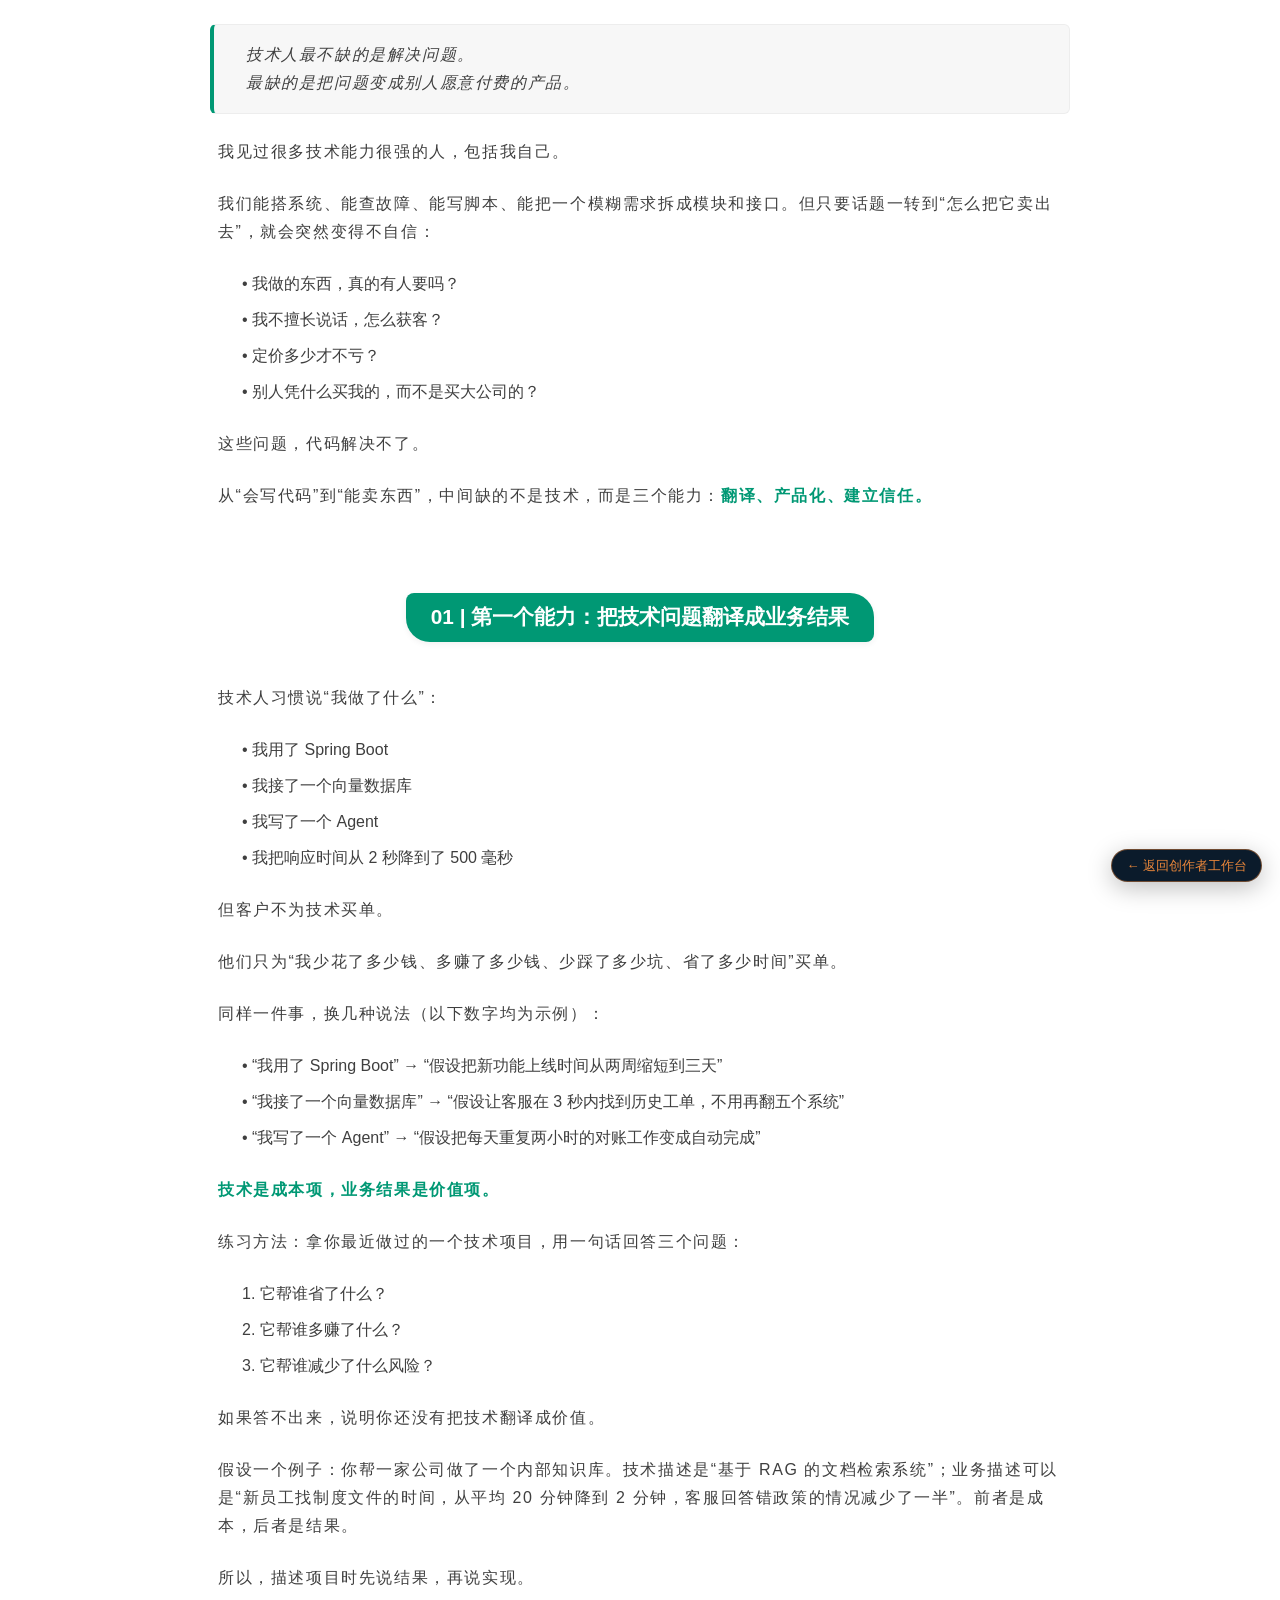
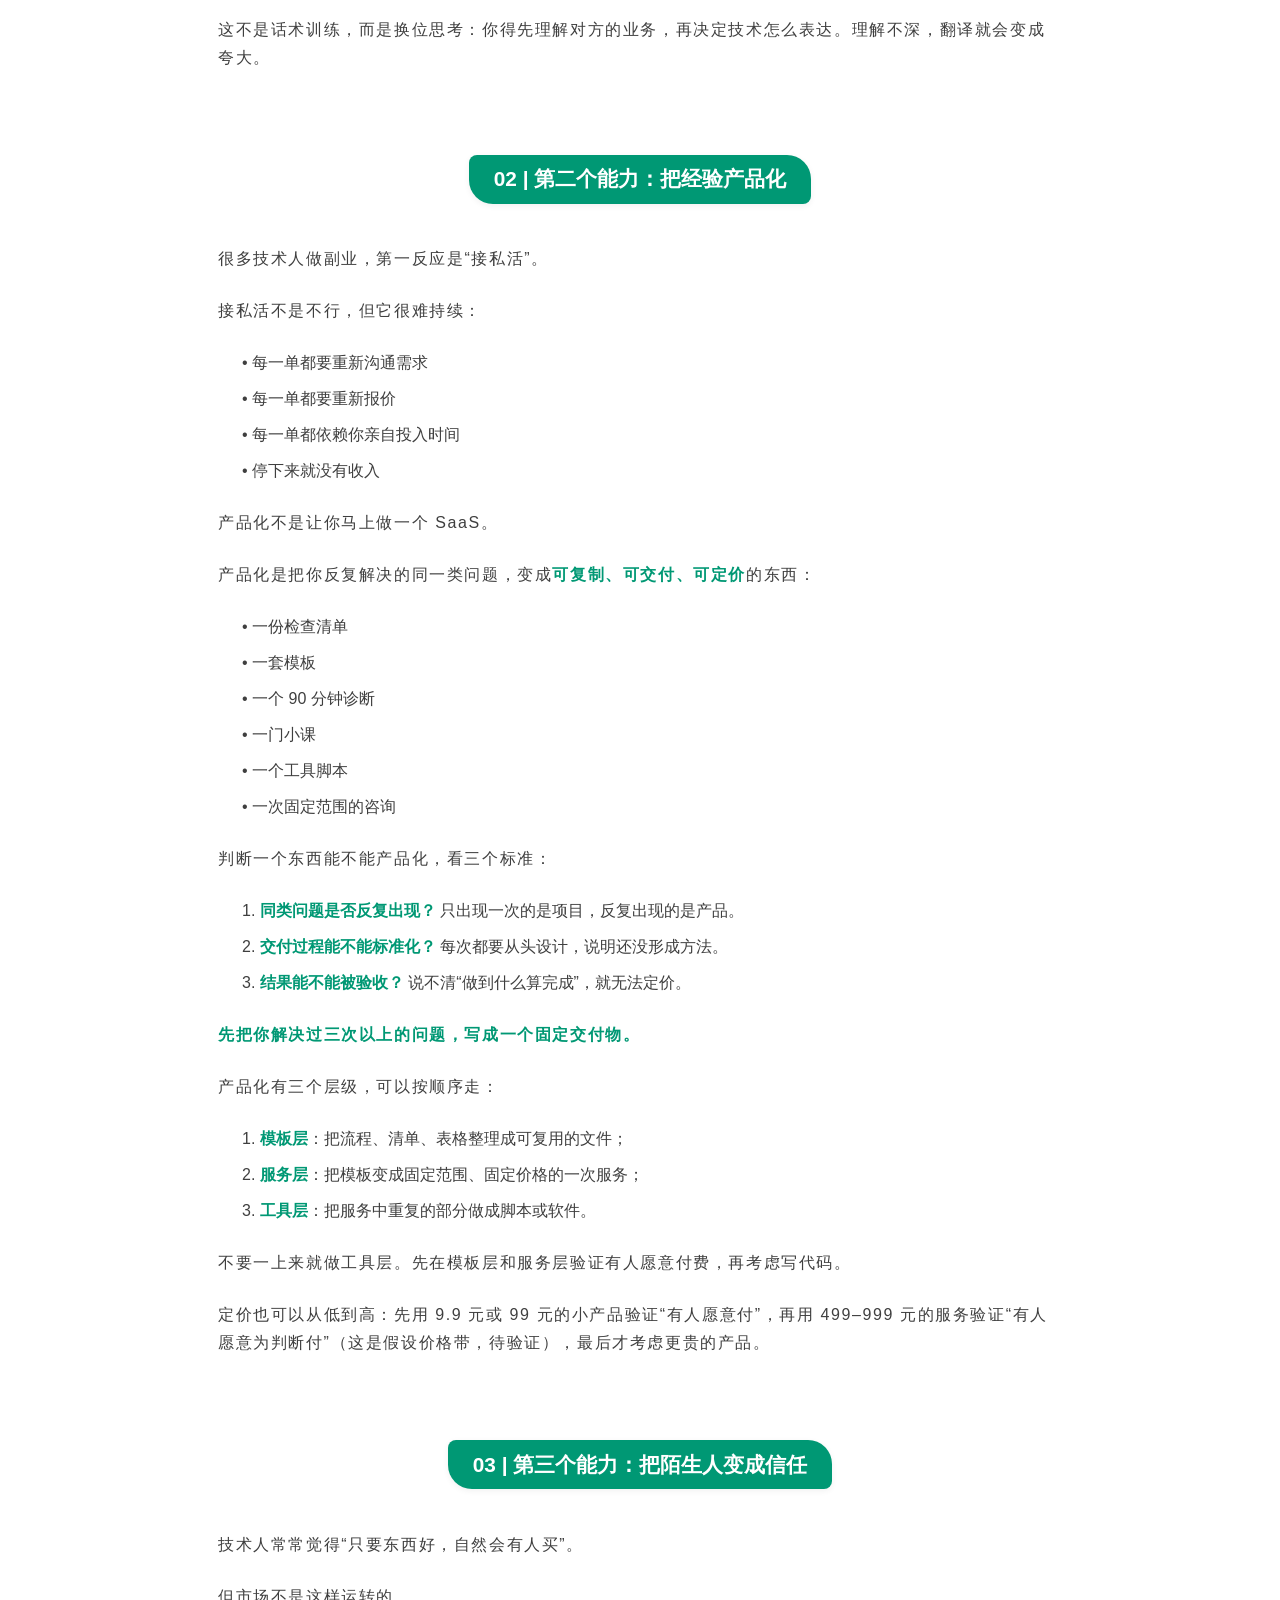
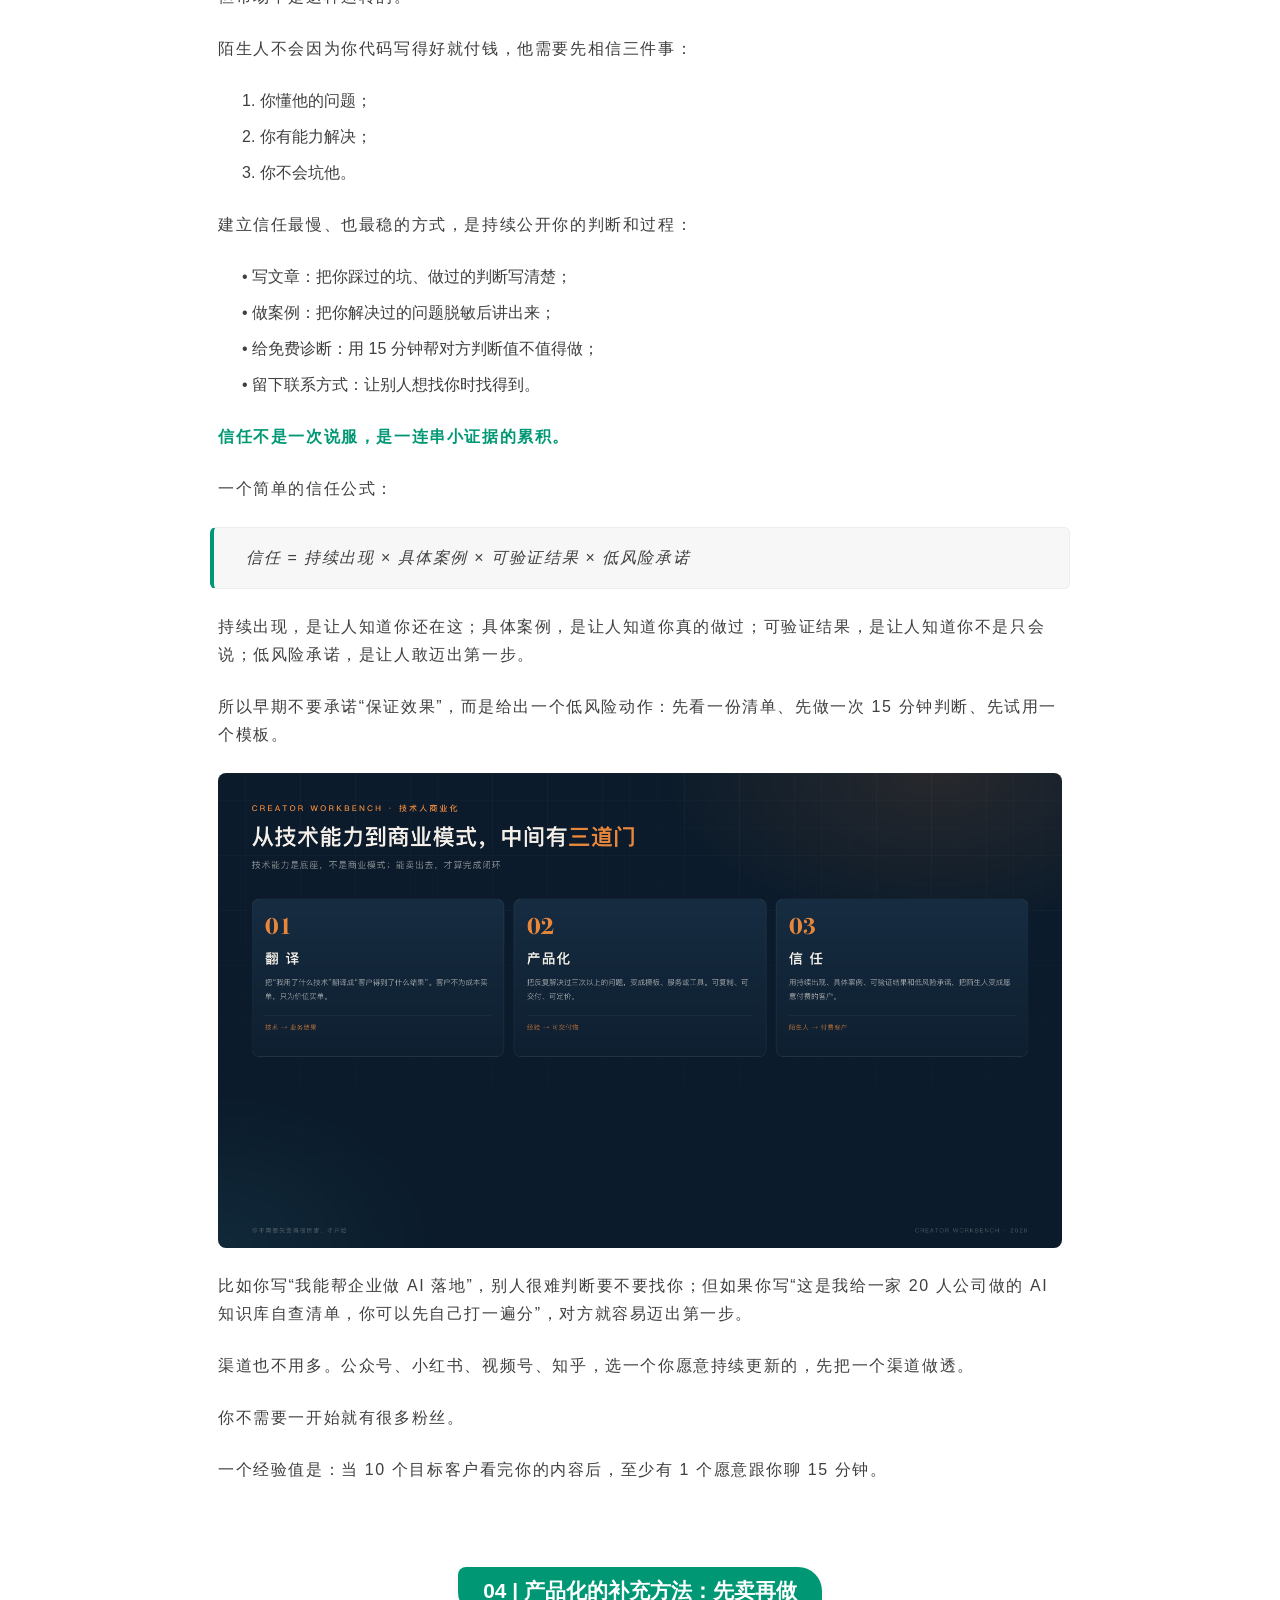
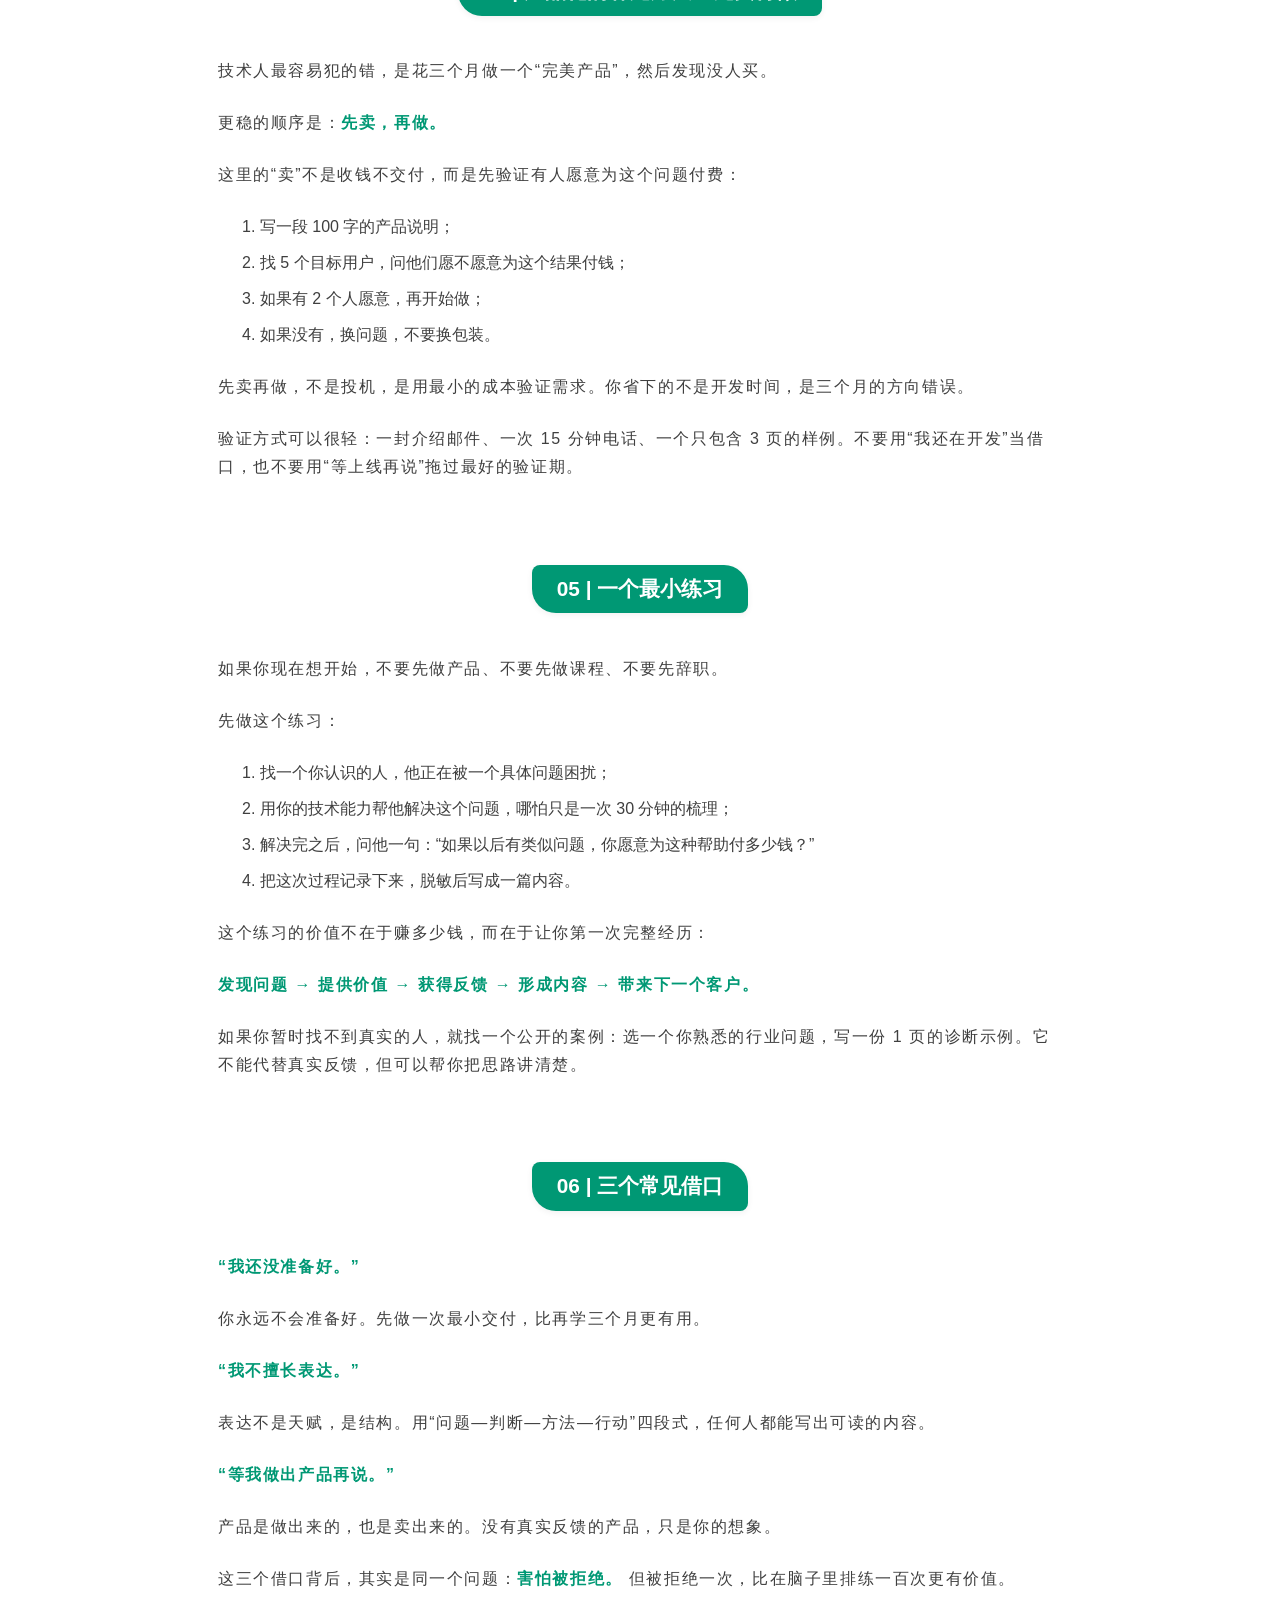
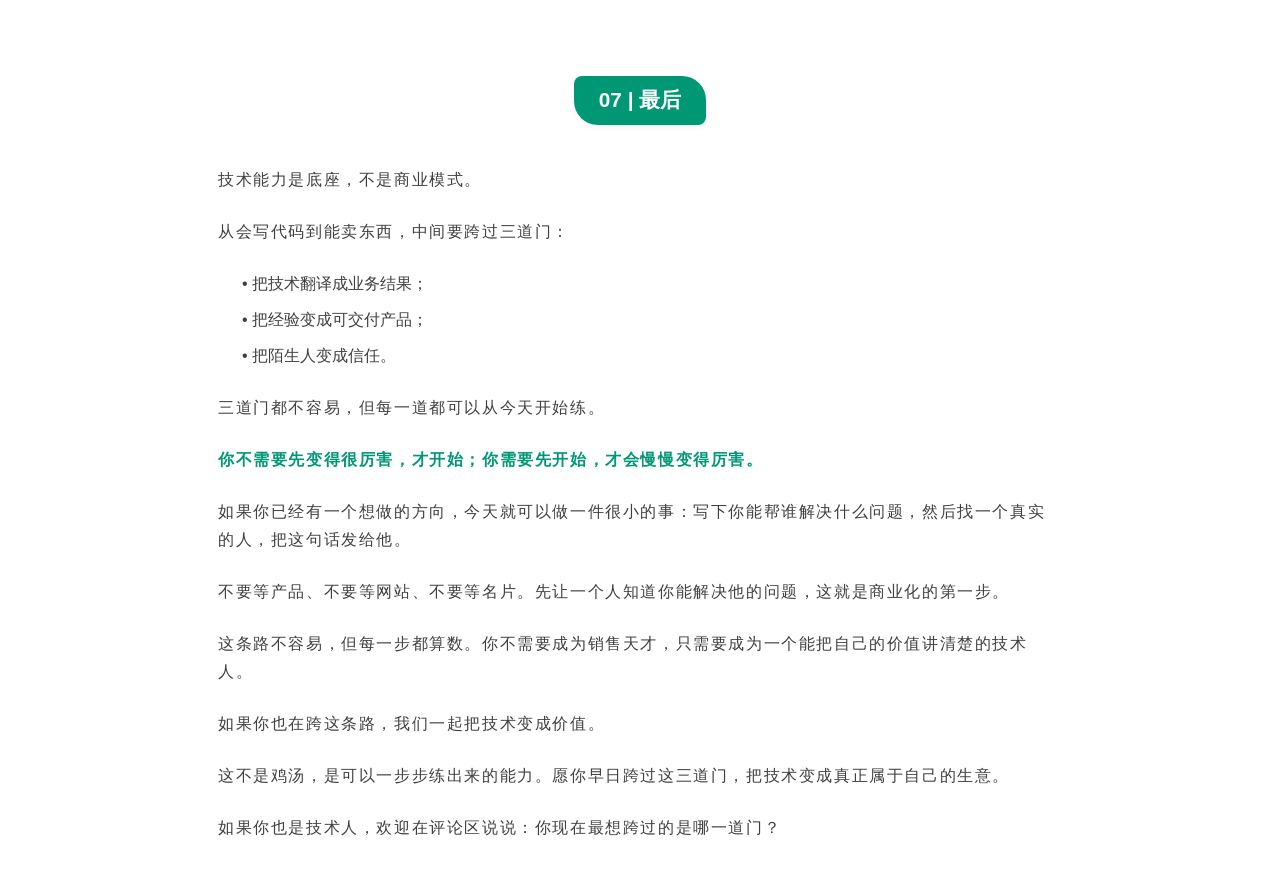
<file: articles/2026-11-30-code-to-selling/index.html>
<!doctype html>
<html style="      ">
<head>
  <meta charset="utf-8">
  <meta name="viewport" content="width=device-width, initial-scale=1">
  <title>从「会写代码」到「能卖东西」，中间缺的 3 个能力</title>
  <meta name="author" content="行而知而行">
  <meta name="description" content="技术人最不缺的是解决问题，最缺的是把问题变成别人愿意付费的产品。三个可练习的能力，以及一个最小起步动作。">
  
  
</head>
<body style="padding: 24px; background: #ffffff; max-width: 860px; margin: 0 auto; font-family: -apple-system-font,BlinkMacSystemFont, Helvetica Neue, PingFang SC, Hiragino Sans GB , Microsoft YaHei UI , Microsoft YaHei ,Arial,sans-serif; font-size: 16px; line-height: 1.75; text-align: left;">
  <div id="output">
<section class="container" style="font-family: -apple-system-font,BlinkMacSystemFont, Helvetica Neue, PingFang SC, Hiragino Sans GB , Microsoft YaHei UI , Microsoft YaHei ,Arial,sans-serif; font-size: 16px; line-height: 1.75; text-align: left;"><blockquote class="blockquote" style="margin-right: 0; margin-left: 0; border-left: 4px solid #009874; border-radius: 6px; background: #f7f7f7; margin-bottom: 1em; font-style: italic; padding: 1em 1em 1em 2em; color: rgba(0, 0, 0, 0.6); border-bottom: 0.2px solid rgba(0, 0, 0, 0.04); border-top: 0.2px solid rgba(0, 0, 0, 0.04); border-right: 0.2px solid rgba(0, 0, 0, 0.04); margin-top: 0 !important;"><p class="p" style="display: block; font-size: 1em; letter-spacing: 0.1em; color: #3f3f3f; margin: 0;">技术人最不缺的是解决问题。</p><p class="p" style="display: block; font-size: 1em; letter-spacing: 0.1em; color: #3f3f3f; margin: 0;">最缺的是把问题变成别人愿意付费的产品。</p></blockquote><p class="p" style="margin: 1.5em 8px; letter-spacing: 0.1em; color: #3f3f3f;">我见过很多技术能力很强的人，包括我自己。</p><p class="p" style="margin: 1.5em 8px; letter-spacing: 0.1em; color: #3f3f3f;">我们能搭系统、能查故障、能写脚本、能把一个模糊需求拆成模块和接口。但只要话题一转到“怎么把它卖出去”，就会突然变得不自信：</p><ul class="ul" style="margin-left: 0; color: #3f3f3f; list-style: none; padding-left: 1.5em;"><li class="listitem" style="display: block; color: #3f3f3f; margin: 0.5em 8px;">• 我做的东西，真的有人要吗？</li><li class="listitem" style="display: block; color: #3f3f3f; margin: 0.5em 8px;">• 我不擅长说话，怎么获客？</li><li class="listitem" style="display: block; color: #3f3f3f; margin: 0.5em 8px;">• 定价多少才不亏？</li><li class="listitem" style="display: block; color: #3f3f3f; margin: 0.5em 8px;">• 别人凭什么买我的，而不是买大公司的？</li></ul><p class="p" style="margin: 1.5em 8px; letter-spacing: 0.1em; color: #3f3f3f;">这些问题，代码解决不了。</p><p class="p" style="margin: 1.5em 8px; letter-spacing: 0.1em; color: #3f3f3f;">从“会写代码”到“能卖东西”，中间缺的不是技术，而是三个能力：<strong style="color: #009874; font-weight: bold; font-size: inherit;">翻译、产品化、建立信任。</strong></p><h2 class="h2" data-heading="true" style="display: table; margin: 4em auto 2em; color: #fff; background: #009874; font-weight: bold; text-align: center; padding: 0.3em 1.2em; font-size: calc(16px * 1.3); border-radius: 8px 24px 8px 24px; box-shadow: 0 2px 6px rgba(0, 0, 0, 0.06);">01 | 第一个能力：把技术问题翻译成业务结果</h2><p class="p" style="margin: 1.5em 8px; letter-spacing: 0.1em; color: #3f3f3f;">技术人习惯说“我做了什么”：</p><ul class="ul" style="margin-left: 0; color: #3f3f3f; list-style: none; padding-left: 1.5em;"><li class="listitem" style="display: block; color: #3f3f3f; margin: 0.5em 8px;">• 我用了 Spring Boot</li><li class="listitem" style="display: block; color: #3f3f3f; margin: 0.5em 8px;">• 我接了一个向量数据库</li><li class="listitem" style="display: block; color: #3f3f3f; margin: 0.5em 8px;">• 我写了一个 Agent</li><li class="listitem" style="display: block; color: #3f3f3f; margin: 0.5em 8px;">• 我把响应时间从 2 秒降到了 500 毫秒</li></ul><p class="p" style="margin: 1.5em 8px; letter-spacing: 0.1em; color: #3f3f3f;">但客户不为技术买单。</p><p class="p" style="margin: 1.5em 8px; letter-spacing: 0.1em; color: #3f3f3f;">他们只为“我少花了多少钱、多赚了多少钱、少踩了多少坑、省了多少时间”买单。</p><p class="p" style="margin: 1.5em 8px; letter-spacing: 0.1em; color: #3f3f3f;">同样一件事，换几种说法（以下数字均为示例）：</p><ul class="ul" style="margin-left: 0; color: #3f3f3f; list-style: none; padding-left: 1.5em;"><li class="listitem" style="display: block; color: #3f3f3f; margin: 0.5em 8px;">• “我用了 Spring Boot” → “假设把新功能上线时间从两周缩短到三天”</li><li class="listitem" style="display: block; color: #3f3f3f; margin: 0.5em 8px;">• “我接了一个向量数据库” → “假设让客服在 3 秒内找到历史工单，不用再翻五个系统”</li><li class="listitem" style="display: block; color: #3f3f3f; margin: 0.5em 8px;">• “我写了一个 Agent” → “假设把每天重复两小时的对账工作变成自动完成”</li></ul><p class="p" style="margin: 1.5em 8px; letter-spacing: 0.1em; color: #3f3f3f;"><strong style="color: #009874; font-weight: bold; font-size: inherit;">技术是成本项，业务结果是价值项。</strong></p><p class="p" style="margin: 1.5em 8px; letter-spacing: 0.1em; color: #3f3f3f;">练习方法：拿你最近做过的一个技术项目，用一句话回答三个问题：</p><ol class="ol" style="margin-left: 0; color: #3f3f3f; padding-left: 1.5em;"><li class="listitem" style="display: block; color: #3f3f3f; margin: 0.5em 8px;">1. 它帮谁省了什么？</li><li class="listitem" style="display: block; color: #3f3f3f; margin: 0.5em 8px;">2. 它帮谁多赚了什么？</li><li class="listitem" style="display: block; color: #3f3f3f; margin: 0.5em 8px;">3. 它帮谁减少了什么风险？</li></ol><p class="p" style="margin: 1.5em 8px; letter-spacing: 0.1em; color: #3f3f3f;">如果答不出来，说明你还没有把技术翻译成价值。</p><p class="p" style="margin: 1.5em 8px; letter-spacing: 0.1em; color: #3f3f3f;">假设一个例子：你帮一家公司做了一个内部知识库。技术描述是“基于 RAG 的文档检索系统”；业务描述可以是“新员工找制度文件的时间，从平均 20 分钟降到 2 分钟，客服回答错政策的情况减少了一半”。前者是成本，后者是结果。</p><p class="p" style="margin: 1.5em 8px; letter-spacing: 0.1em; color: #3f3f3f;">所以，描述项目时先说结果，再说实现。</p><p class="p" style="margin: 1.5em 8px; letter-spacing: 0.1em; color: #3f3f3f;">这不是话术训练，而是换位思考：你得先理解对方的业务，再决定技术怎么表达。理解不深，翻译就会变成夸大。</p><h2 class="h2" data-heading="true" style="display: table; margin: 4em auto 2em; color: #fff; background: #009874; font-weight: bold; text-align: center; padding: 0.3em 1.2em; font-size: calc(16px * 1.3); border-radius: 8px 24px 8px 24px; box-shadow: 0 2px 6px rgba(0, 0, 0, 0.06);">02 | 第二个能力：把经验产品化</h2><p class="p" style="margin: 1.5em 8px; letter-spacing: 0.1em; color: #3f3f3f;">很多技术人做副业，第一反应是“接私活”。</p><p class="p" style="margin: 1.5em 8px; letter-spacing: 0.1em; color: #3f3f3f;">接私活不是不行，但它很难持续：</p><ul class="ul" style="margin-left: 0; color: #3f3f3f; list-style: none; padding-left: 1.5em;"><li class="listitem" style="display: block; color: #3f3f3f; margin: 0.5em 8px;">• 每一单都要重新沟通需求</li><li class="listitem" style="display: block; color: #3f3f3f; margin: 0.5em 8px;">• 每一单都要重新报价</li><li class="listitem" style="display: block; color: #3f3f3f; margin: 0.5em 8px;">• 每一单都依赖你亲自投入时间</li><li class="listitem" style="display: block; color: #3f3f3f; margin: 0.5em 8px;">• 停下来就没有收入</li></ul><p class="p" style="margin: 1.5em 8px; letter-spacing: 0.1em; color: #3f3f3f;">产品化不是让你马上做一个 SaaS。</p><p class="p" style="margin: 1.5em 8px; letter-spacing: 0.1em; color: #3f3f3f;">产品化是把你反复解决的同一类问题，变成<strong style="color: #009874; font-weight: bold; font-size: inherit;">可复制、可交付、可定价</strong>的东西：</p><ul class="ul" style="margin-left: 0; color: #3f3f3f; list-style: none; padding-left: 1.5em;"><li class="listitem" style="display: block; color: #3f3f3f; margin: 0.5em 8px;">• 一份检查清单</li><li class="listitem" style="display: block; color: #3f3f3f; margin: 0.5em 8px;">• 一套模板</li><li class="listitem" style="display: block; color: #3f3f3f; margin: 0.5em 8px;">• 一个 90 分钟诊断</li><li class="listitem" style="display: block; color: #3f3f3f; margin: 0.5em 8px;">• 一门小课</li><li class="listitem" style="display: block; color: #3f3f3f; margin: 0.5em 8px;">• 一个工具脚本</li><li class="listitem" style="display: block; color: #3f3f3f; margin: 0.5em 8px;">• 一次固定范围的咨询</li></ul><p class="p" style="margin: 1.5em 8px; letter-spacing: 0.1em; color: #3f3f3f;">判断一个东西能不能产品化，看三个标准：</p><ol class="ol" style="margin-left: 0; color: #3f3f3f; padding-left: 1.5em;"><li class="listitem" style="display: block; color: #3f3f3f; margin: 0.5em 8px;">1. <strong style="color: #009874; font-weight: bold; font-size: inherit;">同类问题是否反复出现？</strong> 只出现一次的是项目，反复出现的是产品。</li><li class="listitem" style="display: block; color: #3f3f3f; margin: 0.5em 8px;">2. <strong style="color: #009874; font-weight: bold; font-size: inherit;">交付过程能不能标准化？</strong> 每次都要从头设计，说明还没形成方法。</li><li class="listitem" style="display: block; color: #3f3f3f; margin: 0.5em 8px;">3. <strong style="color: #009874; font-weight: bold; font-size: inherit;">结果能不能被验收？</strong> 说不清“做到什么算完成”，就无法定价。</li></ol><p class="p" style="margin: 1.5em 8px; letter-spacing: 0.1em; color: #3f3f3f;"><strong style="color: #009874; font-weight: bold; font-size: inherit;">先把你解决过三次以上的问题，写成一个固定交付物。</strong></p><p class="p" style="margin: 1.5em 8px; letter-spacing: 0.1em; color: #3f3f3f;">产品化有三个层级，可以按顺序走：</p><ol class="ol" style="margin-left: 0; color: #3f3f3f; padding-left: 1.5em;"><li class="listitem" style="display: block; color: #3f3f3f; margin: 0.5em 8px;">1. <strong style="color: #009874; font-weight: bold; font-size: inherit;">模板层</strong>：把流程、清单、表格整理成可复用的文件；</li><li class="listitem" style="display: block; color: #3f3f3f; margin: 0.5em 8px;">2. <strong style="color: #009874; font-weight: bold; font-size: inherit;">服务层</strong>：把模板变成固定范围、固定价格的一次服务；</li><li class="listitem" style="display: block; color: #3f3f3f; margin: 0.5em 8px;">3. <strong style="color: #009874; font-weight: bold; font-size: inherit;">工具层</strong>：把服务中重复的部分做成脚本或软件。</li></ol><p class="p" style="margin: 1.5em 8px; letter-spacing: 0.1em; color: #3f3f3f;">不要一上来就做工具层。先在模板层和服务层验证有人愿意付费，再考虑写代码。</p><p class="p" style="margin: 1.5em 8px; letter-spacing: 0.1em; color: #3f3f3f;">定价也可以从低到高：先用 9.9 元或 99 元的小产品验证“有人愿意付”，再用 499–999 元的服务验证“有人愿意为判断付”（这是假设价格带，待验证），最后才考虑更贵的产品。</p><h2 class="h2" data-heading="true" style="display: table; margin: 4em auto 2em; color: #fff; background: #009874; font-weight: bold; text-align: center; padding: 0.3em 1.2em; font-size: calc(16px * 1.3); border-radius: 8px 24px 8px 24px; box-shadow: 0 2px 6px rgba(0, 0, 0, 0.06);">03 | 第三个能力：把陌生人变成信任</h2><p class="p" style="margin: 1.5em 8px; letter-spacing: 0.1em; color: #3f3f3f;">技术人常常觉得“只要东西好，自然会有人买”。</p><p class="p" style="margin: 1.5em 8px; letter-spacing: 0.1em; color: #3f3f3f;">但市场不是这样运转的。</p><p class="p" style="margin: 1.5em 8px; letter-spacing: 0.1em; color: #3f3f3f;">陌生人不会因为你代码写得好就付钱，他需要先相信三件事：</p><ol class="ol" style="margin-left: 0; color: #3f3f3f; padding-left: 1.5em;"><li class="listitem" style="display: block; color: #3f3f3f; margin: 0.5em 8px;">1. 你懂他的问题；</li><li class="listitem" style="display: block; color: #3f3f3f; margin: 0.5em 8px;">2. 你有能力解决；</li><li class="listitem" style="display: block; color: #3f3f3f; margin: 0.5em 8px;">3. 你不会坑他。</li></ol><p class="p" style="margin: 1.5em 8px; letter-spacing: 0.1em; color: #3f3f3f;">建立信任最慢、也最稳的方式，是持续公开你的判断和过程：</p><ul class="ul" style="margin-left: 0; color: #3f3f3f; list-style: none; padding-left: 1.5em;"><li class="listitem" style="display: block; color: #3f3f3f; margin: 0.5em 8px;">• 写文章：把你踩过的坑、做过的判断写清楚；</li><li class="listitem" style="display: block; color: #3f3f3f; margin: 0.5em 8px;">• 做案例：把你解决过的问题脱敏后讲出来；</li><li class="listitem" style="display: block; color: #3f3f3f; margin: 0.5em 8px;">• 给免费诊断：用 15 分钟帮对方判断值不值得做；</li><li class="listitem" style="display: block; color: #3f3f3f; margin: 0.5em 8px;">• 留下联系方式：让别人想找你时找得到。</li></ul><p class="p" style="margin: 1.5em 8px; letter-spacing: 0.1em; color: #3f3f3f;"><strong style="color: #009874; font-weight: bold; font-size: inherit;">信任不是一次说服，是一连串小证据的累积。</strong></p><p class="p" style="margin: 1.5em 8px; letter-spacing: 0.1em; color: #3f3f3f;">一个简单的信任公式：</p><blockquote class="blockquote" style="margin-top: 0; margin-right: 0; margin-left: 0; border-left: 4px solid #009874; border-radius: 6px; background: #f7f7f7; margin-bottom: 1em; font-style: italic; padding: 1em 1em 1em 2em; color: rgba(0, 0, 0, 0.6); border-bottom: 0.2px solid rgba(0, 0, 0, 0.04); border-top: 0.2px solid rgba(0, 0, 0, 0.04); border-right: 0.2px solid rgba(0, 0, 0, 0.04);"><p class="p" style="display: block; font-size: 1em; letter-spacing: 0.1em; color: #3f3f3f; margin: 0;">信任 = 持续出现 × 具体案例 × 可验证结果 × 低风险承诺</p></blockquote><p class="p" style="margin: 1.5em 8px; letter-spacing: 0.1em; color: #3f3f3f;">持续出现，是让人知道你还在这；具体案例，是让人知道你真的做过；可验证结果，是让人知道你不是只会说；低风险承诺，是让人敢迈出第一步。</p><p class="p" style="margin: 1.5em 8px; letter-spacing: 0.1em; color: #3f3f3f;">所以早期不要承诺“保证效果”，而是给出一个低风险动作：先看一份清单、先做一次 15 分钟判断、先试用一个模板。</p><p class="p" style="margin: 1.5em 8px; letter-spacing: 0.1em; color: #3f3f3f;"><img src="./imgs/illustration-three-doors.png" alt="技术人商业化的三道门" style="max-width:100%;height:auto;display:block;margin:1.5em auto;border-radius:8px;"></p><p class="p" style="margin: 1.5em 8px; letter-spacing: 0.1em; color: #3f3f3f;">比如你写“我能帮企业做 AI 落地”，别人很难判断要不要找你；但如果你写“这是我给一家 20 人公司做的 AI 知识库自查清单，你可以先自己打一遍分”，对方就容易迈出第一步。</p><p class="p" style="margin: 1.5em 8px; letter-spacing: 0.1em; color: #3f3f3f;">渠道也不用多。公众号、小红书、视频号、知乎，选一个你愿意持续更新的，先把一个渠道做透。</p><p class="p" style="margin: 1.5em 8px; letter-spacing: 0.1em; color: #3f3f3f;">你不需要一开始就有很多粉丝。</p><p class="p" style="margin: 1.5em 8px; letter-spacing: 0.1em; color: #3f3f3f;">一个经验值是：当 10 个目标客户看完你的内容后，至少有 1 个愿意跟你聊 15 分钟。</p><h2 class="h2" data-heading="true" style="display: table; margin: 4em auto 2em; color: #fff; background: #009874; font-weight: bold; text-align: center; padding: 0.3em 1.2em; font-size: calc(16px * 1.3); border-radius: 8px 24px 8px 24px; box-shadow: 0 2px 6px rgba(0, 0, 0, 0.06);">04 | 产品化的补充方法：先卖再做</h2><p class="p" style="margin: 1.5em 8px; letter-spacing: 0.1em; color: #3f3f3f;">技术人最容易犯的错，是花三个月做一个“完美产品”，然后发现没人买。</p><p class="p" style="margin: 1.5em 8px; letter-spacing: 0.1em; color: #3f3f3f;">更稳的顺序是：<strong style="color: #009874; font-weight: bold; font-size: inherit;">先卖，再做。</strong></p><p class="p" style="margin: 1.5em 8px; letter-spacing: 0.1em; color: #3f3f3f;">这里的“卖”不是收钱不交付，而是先验证有人愿意为这个问题付费：</p><ol class="ol" style="margin-left: 0; color: #3f3f3f; padding-left: 1.5em;"><li class="listitem" style="display: block; color: #3f3f3f; margin: 0.5em 8px;">1. 写一段 100 字的产品说明；</li><li class="listitem" style="display: block; color: #3f3f3f; margin: 0.5em 8px;">2. 找 5 个目标用户，问他们愿不愿意为这个结果付钱；</li><li class="listitem" style="display: block; color: #3f3f3f; margin: 0.5em 8px;">3. 如果有 2 个人愿意，再开始做；</li><li class="listitem" style="display: block; color: #3f3f3f; margin: 0.5em 8px;">4. 如果没有，换问题，不要换包装。</li></ol><p class="p" style="margin: 1.5em 8px; letter-spacing: 0.1em; color: #3f3f3f;">先卖再做，不是投机，是用最小的成本验证需求。你省下的不是开发时间，是三个月的方向错误。</p><p class="p" style="margin: 1.5em 8px; letter-spacing: 0.1em; color: #3f3f3f;">验证方式可以很轻：一封介绍邮件、一次 15 分钟电话、一个只包含 3 页的样例。不要用“我还在开发”当借口，也不要用“等上线再说”拖过最好的验证期。</p><h2 class="h2" data-heading="true" style="display: table; margin: 4em auto 2em; color: #fff; background: #009874; font-weight: bold; text-align: center; padding: 0.3em 1.2em; font-size: calc(16px * 1.3); border-radius: 8px 24px 8px 24px; box-shadow: 0 2px 6px rgba(0, 0, 0, 0.06);">05 | 一个最小练习</h2><p class="p" style="margin: 1.5em 8px; letter-spacing: 0.1em; color: #3f3f3f;">如果你现在想开始，不要先做产品、不要先做课程、不要先辞职。</p><p class="p" style="margin: 1.5em 8px; letter-spacing: 0.1em; color: #3f3f3f;">先做这个练习：</p><ol class="ol" style="margin-left: 0; color: #3f3f3f; padding-left: 1.5em;"><li class="listitem" style="display: block; color: #3f3f3f; margin: 0.5em 8px;">1. 找一个你认识的人，他正在被一个具体问题困扰；</li><li class="listitem" style="display: block; color: #3f3f3f; margin: 0.5em 8px;">2. 用你的技术能力帮他解决这个问题，哪怕只是一次 30 分钟的梳理；</li><li class="listitem" style="display: block; color: #3f3f3f; margin: 0.5em 8px;">3. 解决完之后，问他一句：“如果以后有类似问题，你愿意为这种帮助付多少钱？”</li><li class="listitem" style="display: block; color: #3f3f3f; margin: 0.5em 8px;">4. 把这次过程记录下来，脱敏后写成一篇内容。</li></ol><p class="p" style="margin: 1.5em 8px; letter-spacing: 0.1em; color: #3f3f3f;">这个练习的价值不在于赚多少钱，而在于让你第一次完整经历：</p><p class="p" style="margin: 1.5em 8px; letter-spacing: 0.1em; color: #3f3f3f;"><strong style="color: #009874; font-weight: bold; font-size: inherit;">发现问题 → 提供价值 → 获得反馈 → 形成内容 → 带来下一个客户。</strong></p><p class="p" style="margin: 1.5em 8px; letter-spacing: 0.1em; color: #3f3f3f;">如果你暂时找不到真实的人，就找一个公开的案例：选一个你熟悉的行业问题，写一份 1 页的诊断示例。它不能代替真实反馈，但可以帮你把思路讲清楚。</p><h2 class="h2" data-heading="true" style="display: table; margin: 4em auto 2em; color: #fff; background: #009874; font-weight: bold; text-align: center; padding: 0.3em 1.2em; font-size: calc(16px * 1.3); border-radius: 8px 24px 8px 24px; box-shadow: 0 2px 6px rgba(0, 0, 0, 0.06);">06 | 三个常见借口</h2><p class="p" style="margin: 1.5em 8px; letter-spacing: 0.1em; color: #3f3f3f;"><strong style="color: #009874; font-weight: bold; font-size: inherit;">“我还没准备好。”</strong></p><p class="p" style="margin: 1.5em 8px; letter-spacing: 0.1em; color: #3f3f3f;">你永远不会准备好。先做一次最小交付，比再学三个月更有用。</p><p class="p" style="margin: 1.5em 8px; letter-spacing: 0.1em; color: #3f3f3f;"><strong style="color: #009874; font-weight: bold; font-size: inherit;">“我不擅长表达。”</strong></p><p class="p" style="margin: 1.5em 8px; letter-spacing: 0.1em; color: #3f3f3f;">表达不是天赋，是结构。用“问题—判断—方法—行动”四段式，任何人都能写出可读的内容。</p><p class="p" style="margin: 1.5em 8px; letter-spacing: 0.1em; color: #3f3f3f;"><strong style="color: #009874; font-weight: bold; font-size: inherit;">“等我做出产品再说。”</strong></p><p class="p" style="margin: 1.5em 8px; letter-spacing: 0.1em; color: #3f3f3f;">产品是做出来的，也是卖出来的。没有真实反馈的产品，只是你的想象。</p><p class="p" style="margin: 1.5em 8px; letter-spacing: 0.1em; color: #3f3f3f;">这三个借口背后，其实是同一个问题：<strong style="color: #009874; font-weight: bold; font-size: inherit;">害怕被拒绝。</strong> 但被拒绝一次，比在脑子里排练一百次更有价值。</p><h2 class="h2" data-heading="true" style="display: table; margin: 4em auto 2em; color: #fff; background: #009874; font-weight: bold; text-align: center; padding: 0.3em 1.2em; font-size: calc(16px * 1.3); border-radius: 8px 24px 8px 24px; box-shadow: 0 2px 6px rgba(0, 0, 0, 0.06);">07 | 最后</h2><p class="p" style="margin: 1.5em 8px; letter-spacing: 0.1em; color: #3f3f3f;">技术能力是底座，不是商业模式。</p><p class="p" style="margin: 1.5em 8px; letter-spacing: 0.1em; color: #3f3f3f;">从会写代码到能卖东西，中间要跨过三道门：</p><ul class="ul" style="margin-left: 0; color: #3f3f3f; list-style: none; padding-left: 1.5em;"><li class="listitem" style="display: block; color: #3f3f3f; margin: 0.5em 8px;">• 把技术翻译成业务结果；</li><li class="listitem" style="display: block; color: #3f3f3f; margin: 0.5em 8px;">• 把经验变成可交付产品；</li><li class="listitem" style="display: block; color: #3f3f3f; margin: 0.5em 8px;">• 把陌生人变成信任。</li></ul><p class="p" style="margin: 1.5em 8px; letter-spacing: 0.1em; color: #3f3f3f;">三道门都不容易，但每一道都可以从今天开始练。</p><p class="p" style="margin: 1.5em 8px; letter-spacing: 0.1em; color: #3f3f3f;"><strong style="color: #009874; font-weight: bold; font-size: inherit;">你不需要先变得很厉害，才开始；你需要先开始，才会慢慢变得厉害。</strong></p><p class="p" style="margin: 1.5em 8px; letter-spacing: 0.1em; color: #3f3f3f;">如果你已经有一个想做的方向，今天就可以做一件很小的事：写下你能帮谁解决什么问题，然后找一个真实的人，把这句话发给他。</p><p class="p" style="margin: 1.5em 8px; letter-spacing: 0.1em; color: #3f3f3f;">不要等产品、不要等网站、不要等名片。先让一个人知道你能解决他的问题，这就是商业化的第一步。</p><p class="p" style="margin: 1.5em 8px; letter-spacing: 0.1em; color: #3f3f3f;">这条路不容易，但每一步都算数。你不需要成为销售天才，只需要成为一个能把自己的价值讲清楚的技术人。</p><p class="p" style="margin: 1.5em 8px; letter-spacing: 0.1em; color: #3f3f3f;">如果你也在跨这条路，我们一起把技术变成价值。</p><p class="p" style="margin: 1.5em 8px; letter-spacing: 0.1em; color: #3f3f3f;">这不是鸡汤，是可以一步步练出来的能力。愿你早日跨过这三道门，把技术变成真正属于自己的生意。</p><p class="p" style="margin: 1.5em 8px; letter-spacing: 0.1em; color: #3f3f3f;">如果你也是技术人，欢迎在评论区说说：你现在最想跨过的是哪一道门？</p>
    
  
    
  
    
  </section>
  </div>
<style>.site-back{position:fixed;right:18px;bottom:18px;z-index:9999;background:#0B1B2B;color:#E8863A;border:1px solid rgba(232,134,58,.45);border-radius:999px;padding:9px 14px;font:13px/1 -apple-system,"PingFang SC",sans-serif;text-decoration:none;box-shadow:0 6px 24px rgba(0,0,0,.25)}</style><a class="site-back" href="../../index.html">← 返回创作者工作台</a>
</body>
</html>
</file>
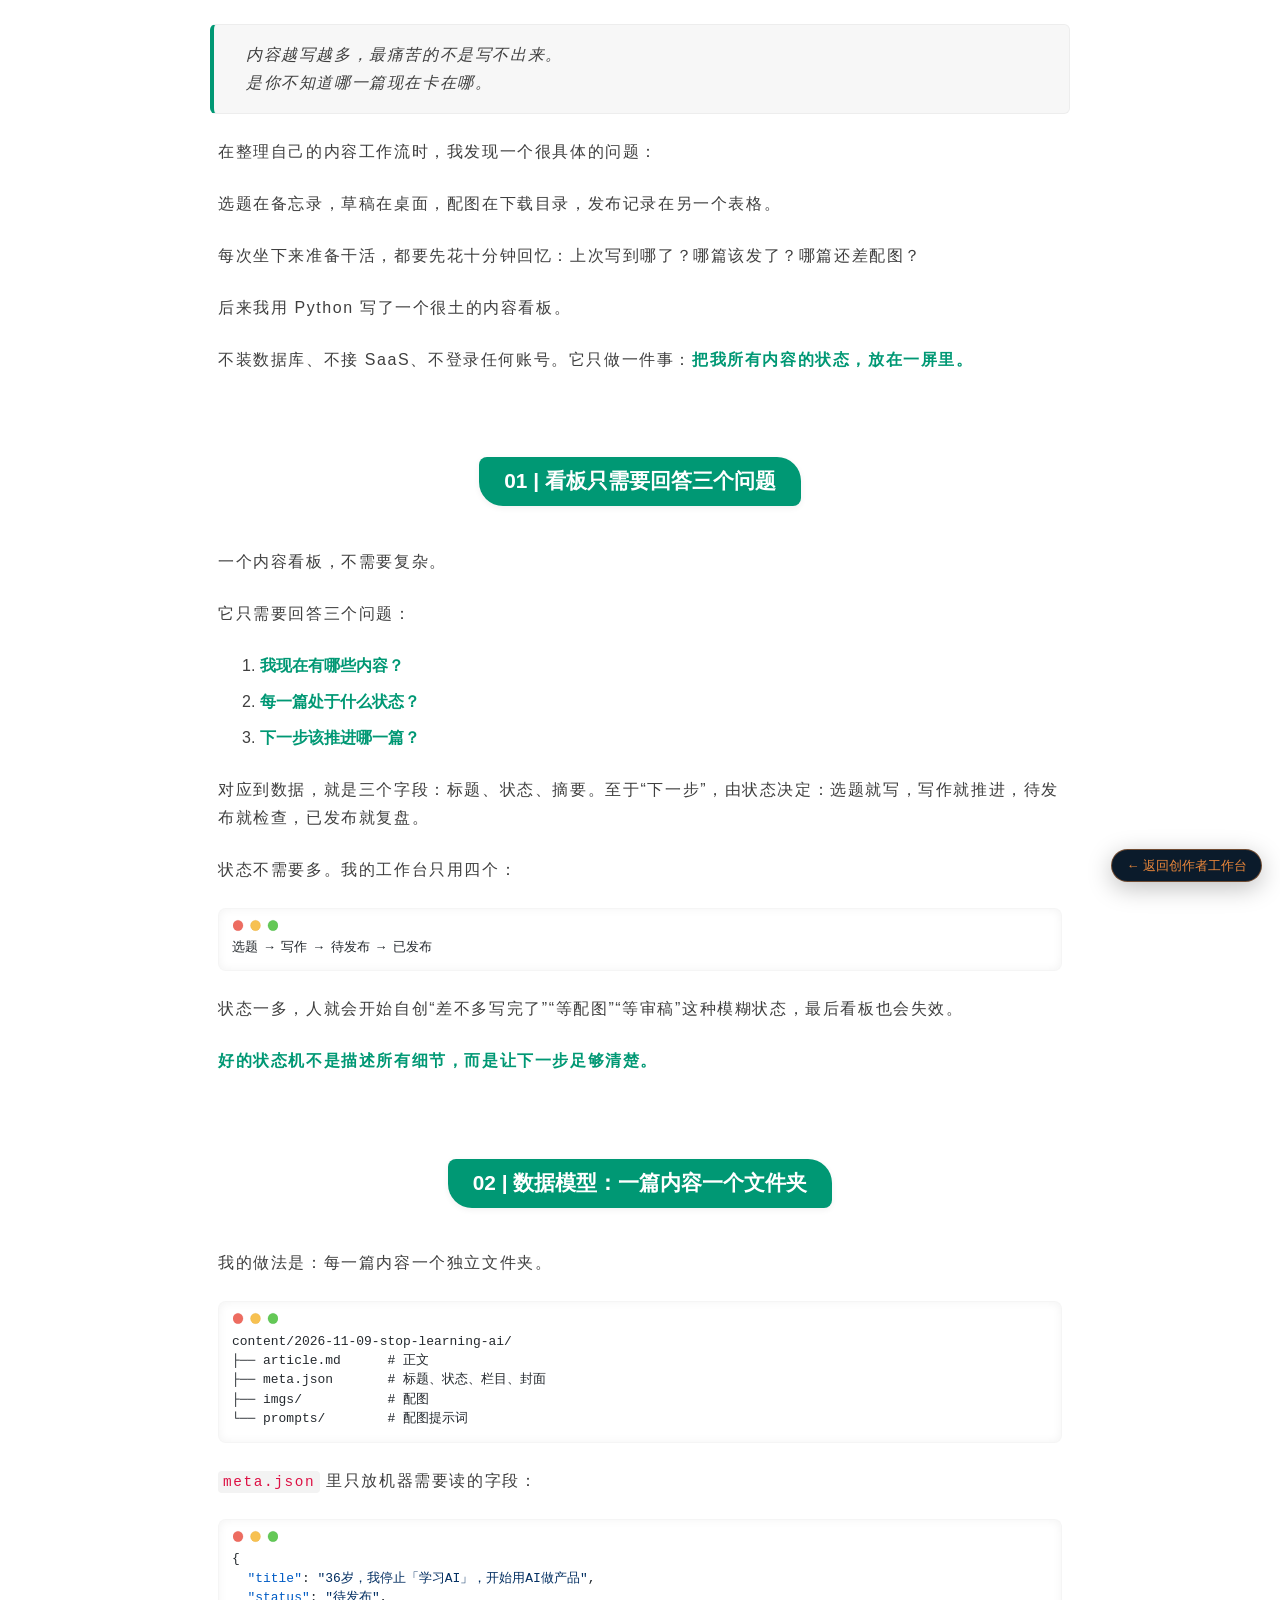
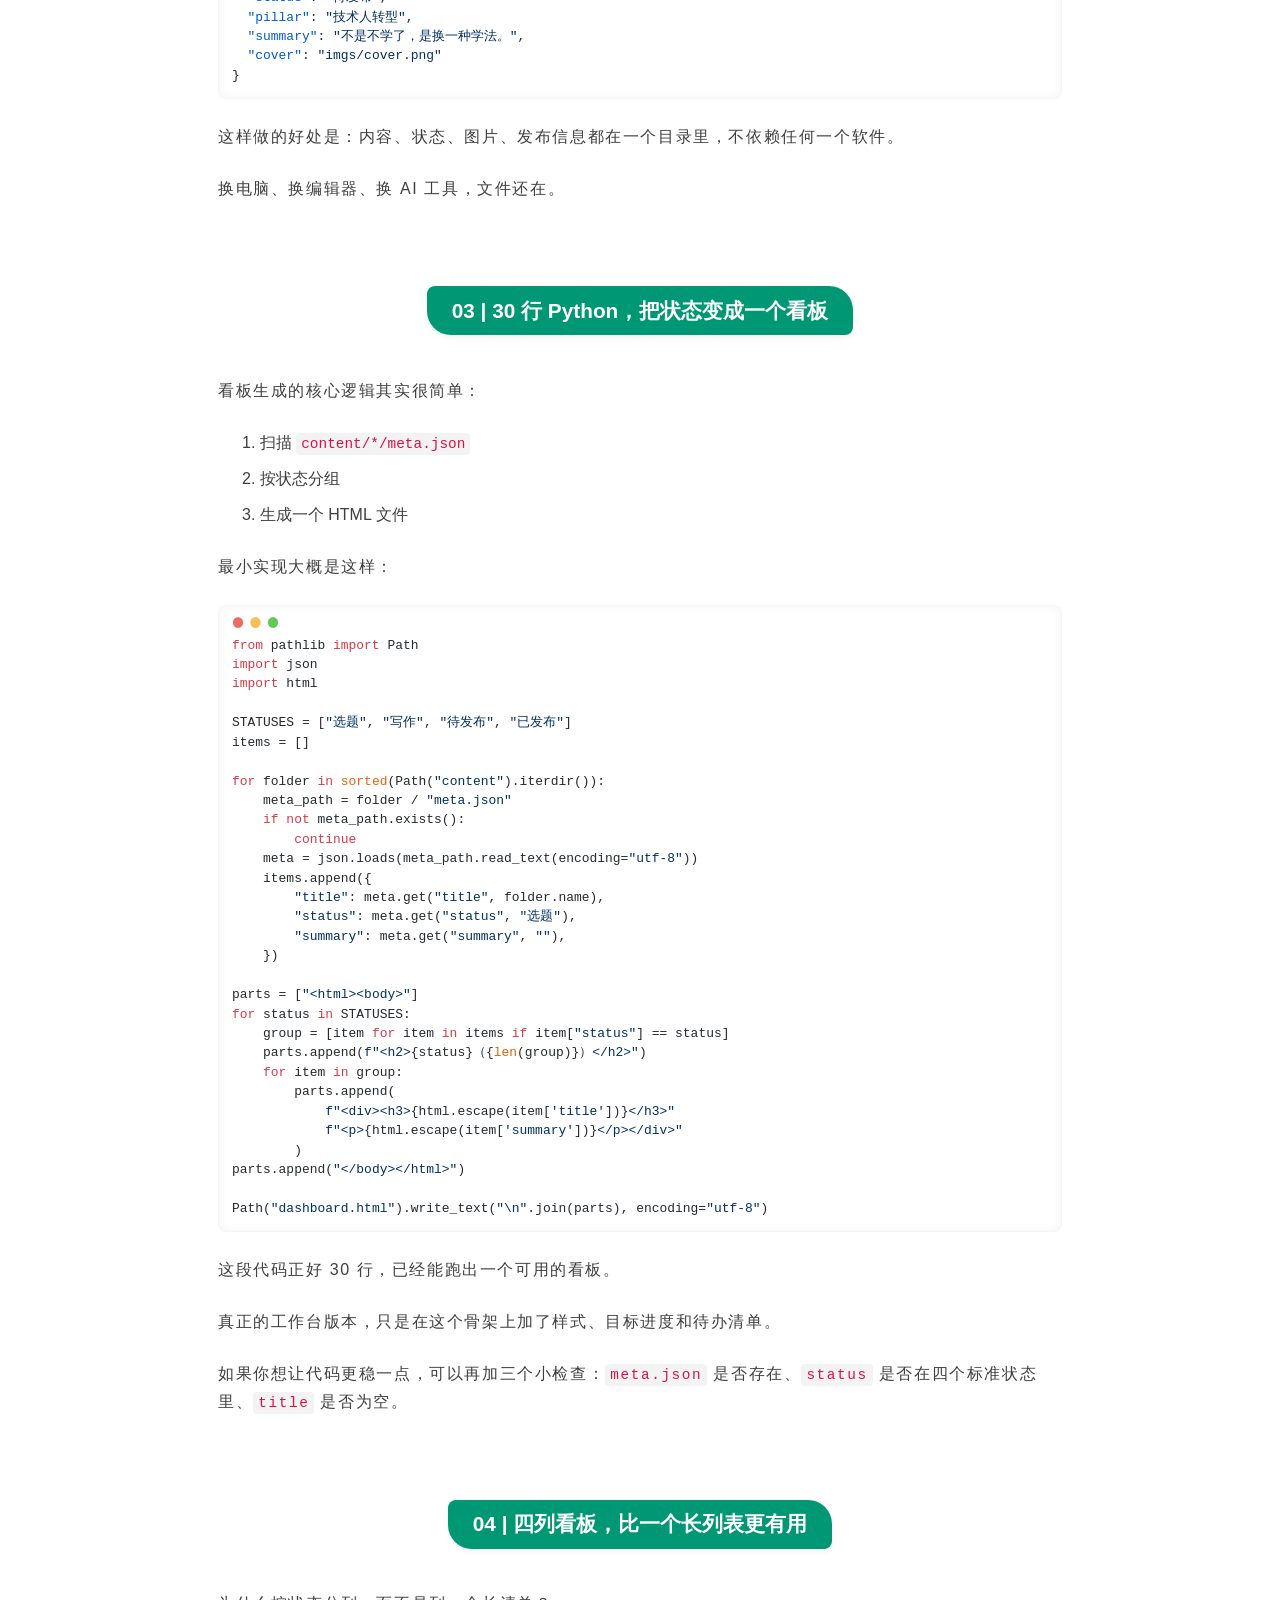
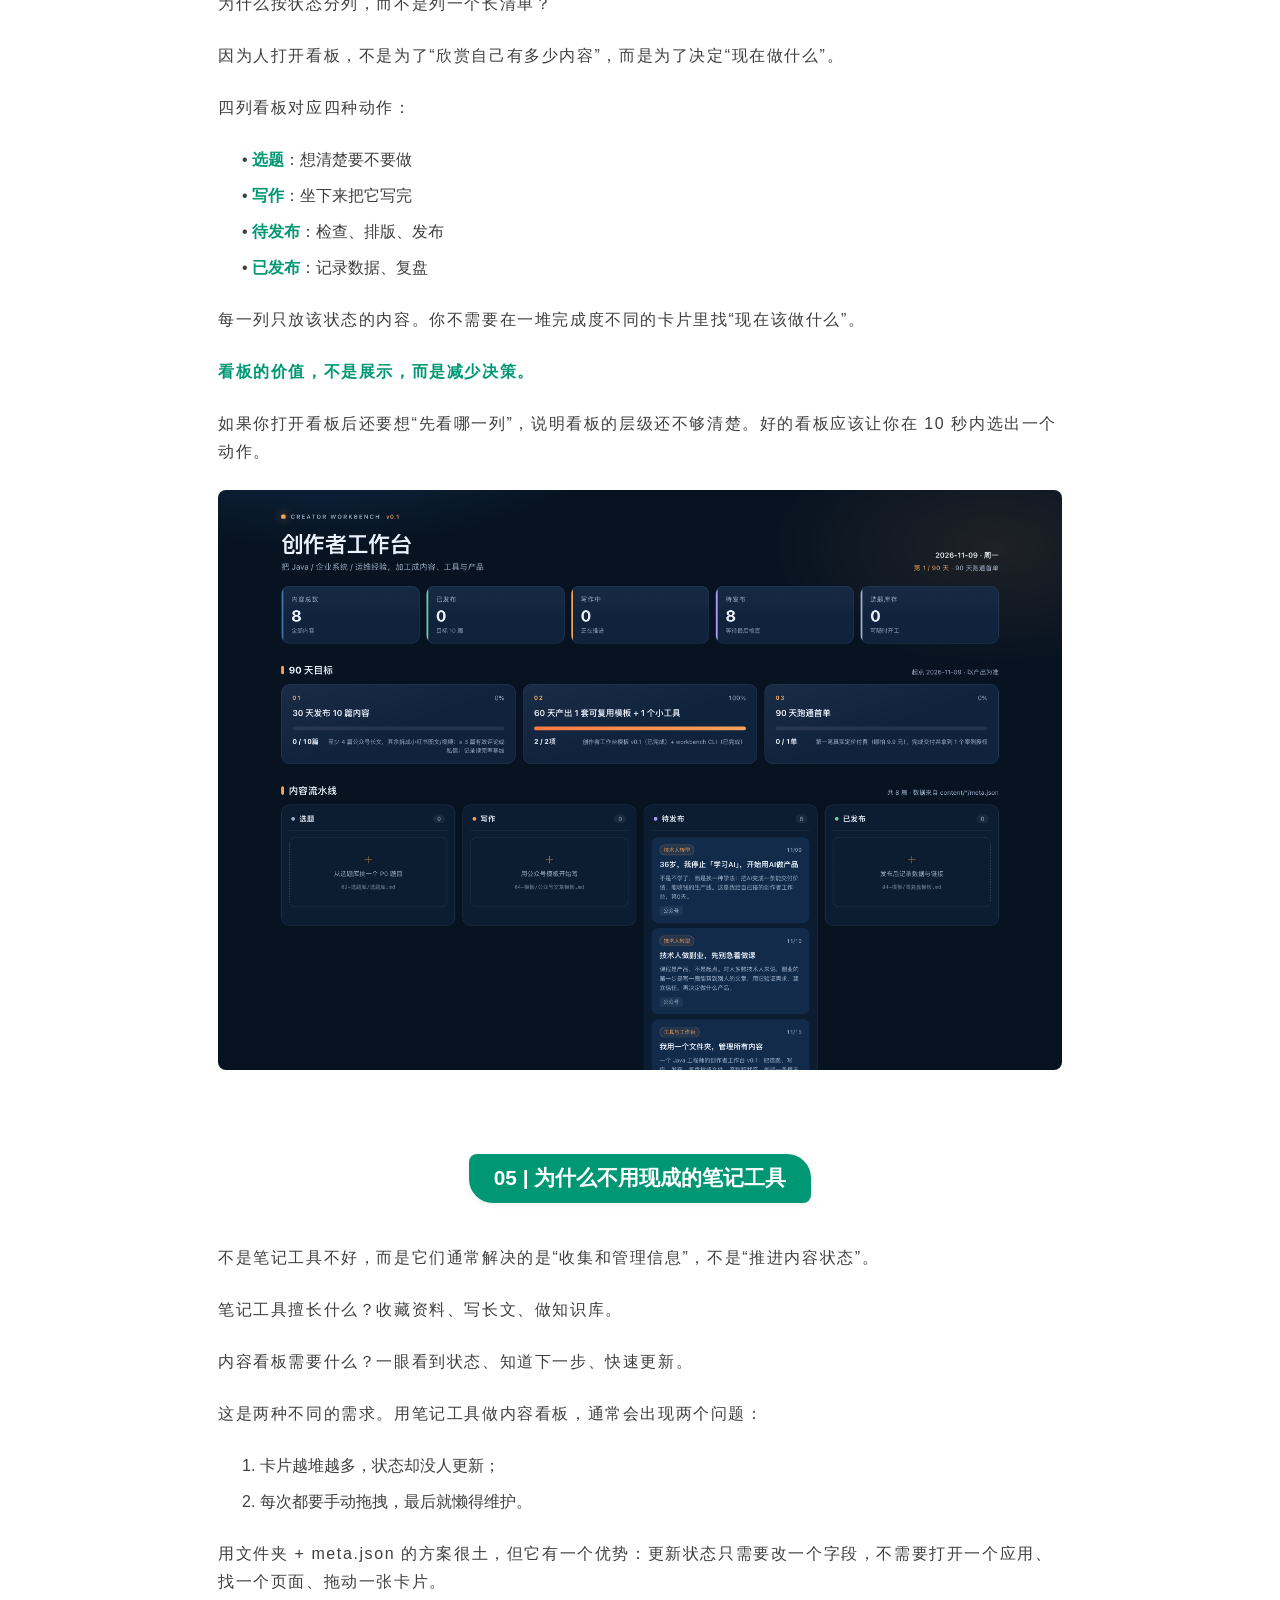
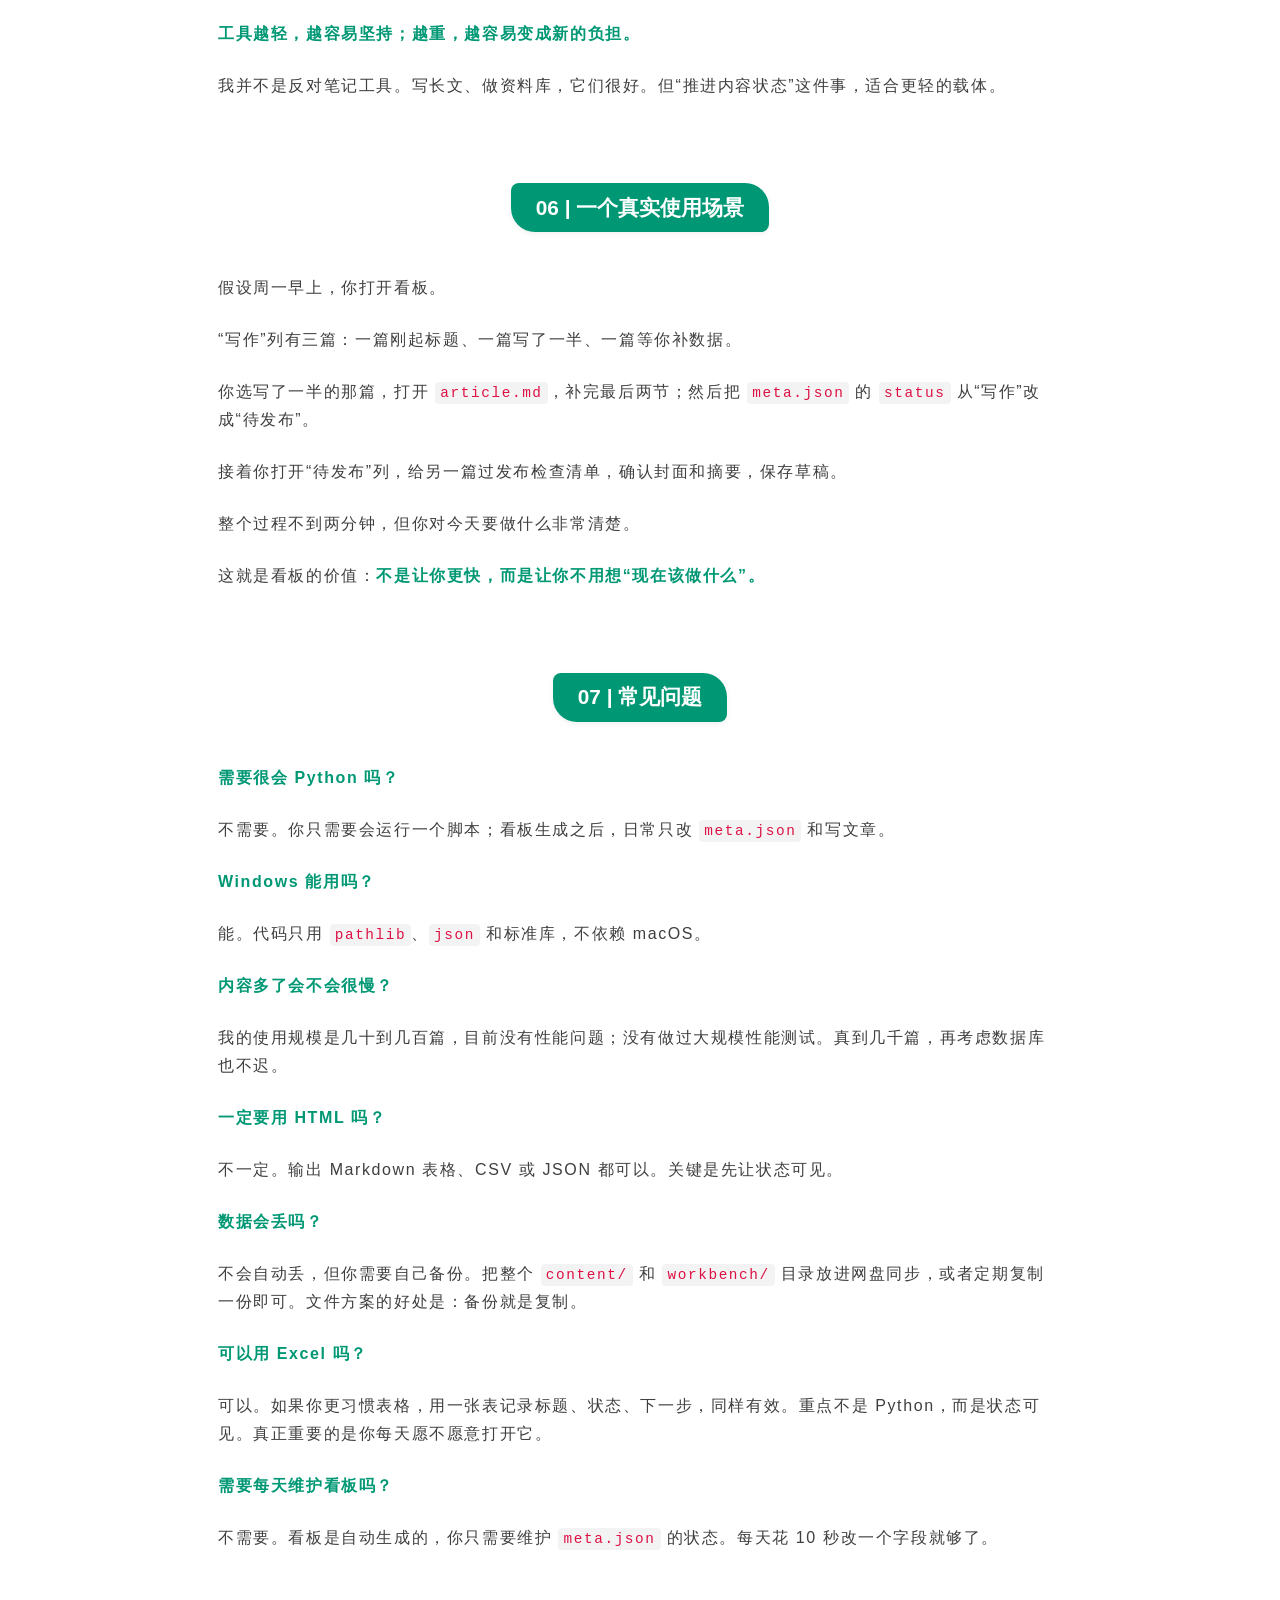
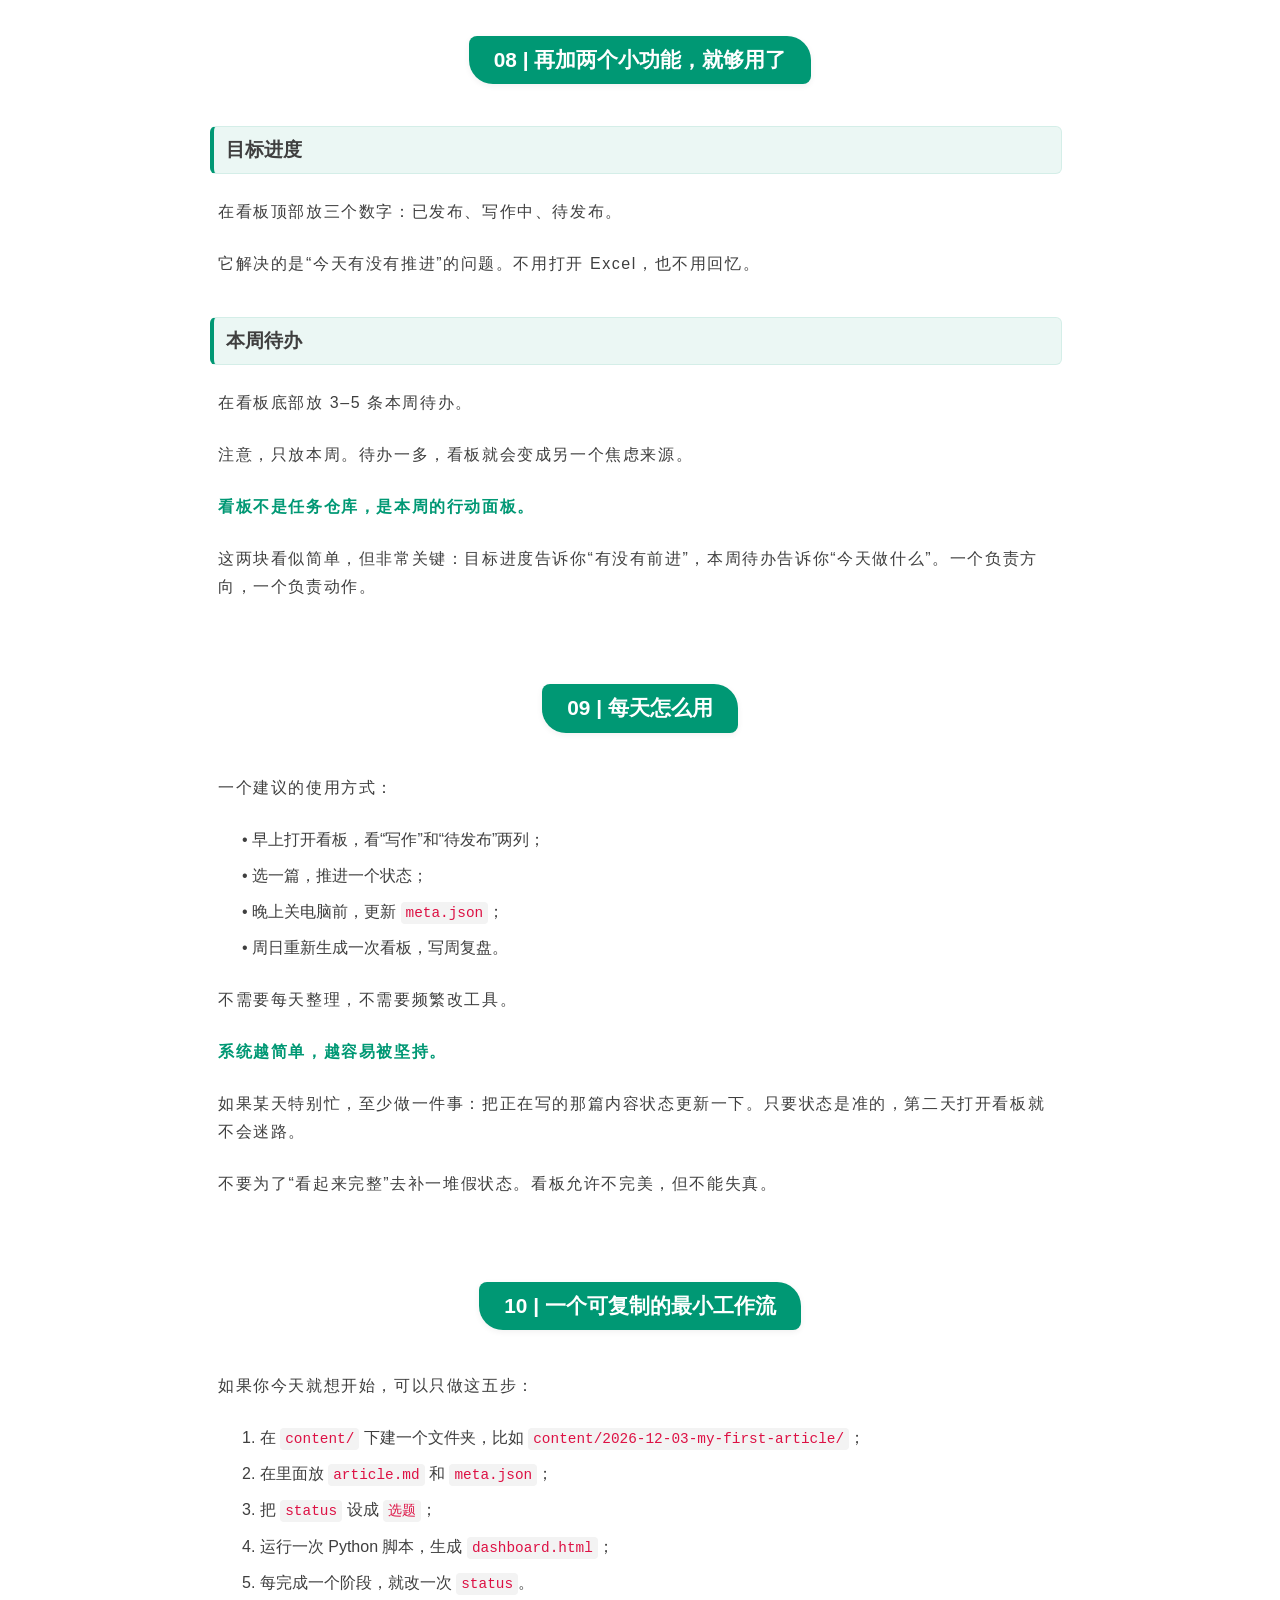
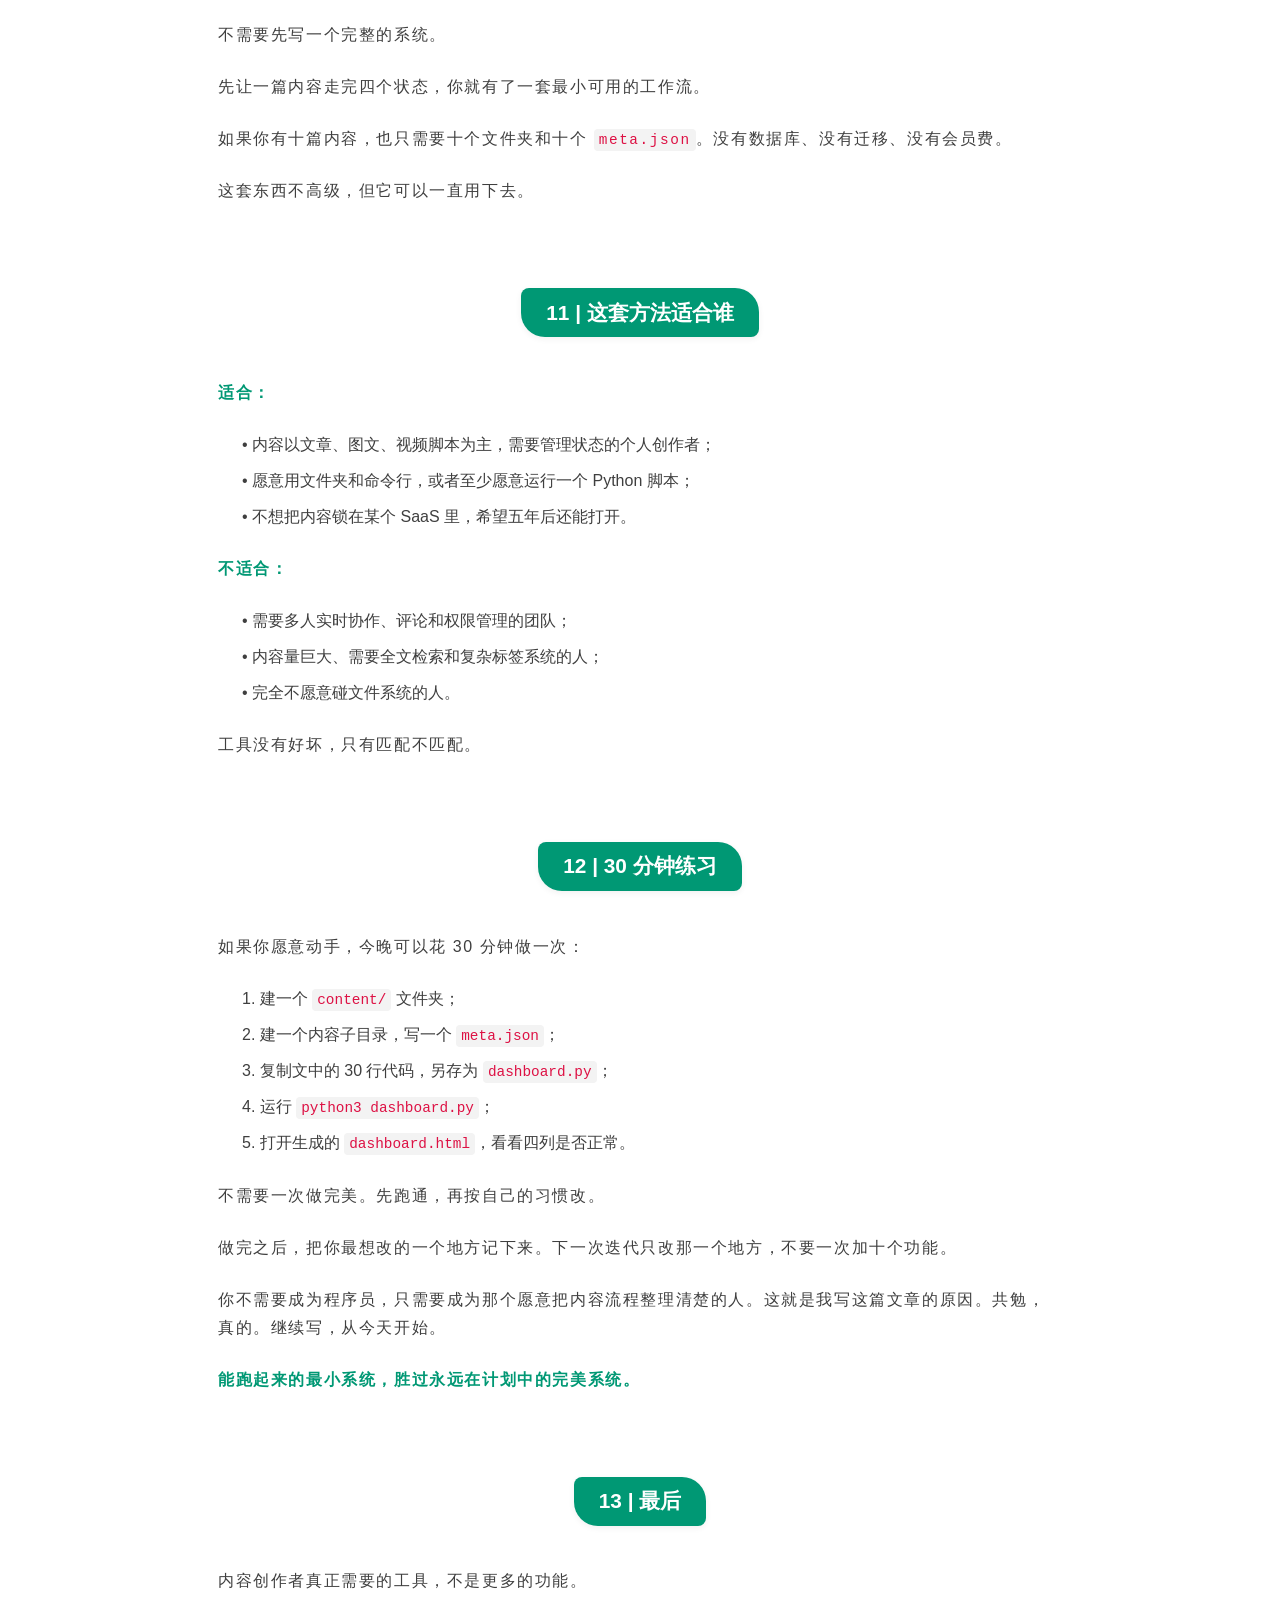
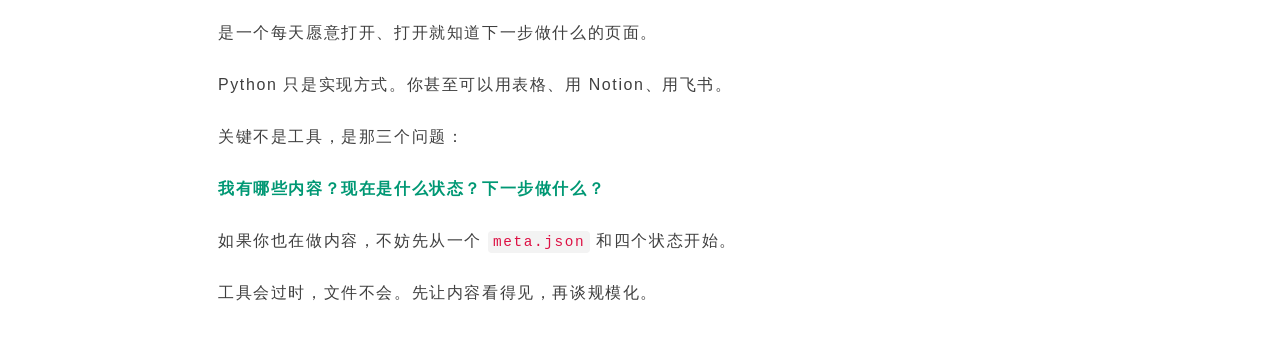
<file: articles/2026-12-03-python-content-dashboard/index.html>
<!doctype html>
<html style="      ">
<head>
  <meta charset="utf-8">
  <meta name="viewport" content="width=device-width, initial-scale=1">
  <title>用 Python 写一个内容看板：选题、写作、发布一屏看清</title>
  <meta name="author" content="行而知而行">
  <meta name="description" content="不装数据库、不接 SaaS，用 30 行 Python 把 content/*/meta.json 变成一个本地内容看板。">
  
  
</head>
<body style="padding: 24px; background: #ffffff; max-width: 860px; margin: 0 auto; font-family: -apple-system-font,BlinkMacSystemFont, Helvetica Neue, PingFang SC, Hiragino Sans GB , Microsoft YaHei UI , Microsoft YaHei ,Arial,sans-serif; font-size: 16px; line-height: 1.75; text-align: left;">
  <div id="output">
<section class="container" style="font-family: -apple-system-font,BlinkMacSystemFont, Helvetica Neue, PingFang SC, Hiragino Sans GB , Microsoft YaHei UI , Microsoft YaHei ,Arial,sans-serif; font-size: 16px; line-height: 1.75; text-align: left;"><blockquote class="blockquote" style="margin-right: 0; margin-left: 0; border-left: 4px solid #009874; border-radius: 6px; background: #f7f7f7; margin-bottom: 1em; font-style: italic; padding: 1em 1em 1em 2em; color: rgba(0, 0, 0, 0.6); border-bottom: 0.2px solid rgba(0, 0, 0, 0.04); border-top: 0.2px solid rgba(0, 0, 0, 0.04); border-right: 0.2px solid rgba(0, 0, 0, 0.04); margin-top: 0 !important;"><p class="p" style="display: block; font-size: 1em; letter-spacing: 0.1em; color: #3f3f3f; margin: 0;">内容越写越多，最痛苦的不是写不出来。</p><p class="p" style="display: block; font-size: 1em; letter-spacing: 0.1em; color: #3f3f3f; margin: 0;">是你不知道哪一篇现在卡在哪。</p></blockquote><p class="p" style="margin: 1.5em 8px; letter-spacing: 0.1em; color: #3f3f3f;">在整理自己的内容工作流时，我发现一个很具体的问题：</p><p class="p" style="margin: 1.5em 8px; letter-spacing: 0.1em; color: #3f3f3f;">选题在备忘录，草稿在桌面，配图在下载目录，发布记录在另一个表格。</p><p class="p" style="margin: 1.5em 8px; letter-spacing: 0.1em; color: #3f3f3f;">每次坐下来准备干活，都要先花十分钟回忆：上次写到哪了？哪篇该发了？哪篇还差配图？</p><p class="p" style="margin: 1.5em 8px; letter-spacing: 0.1em; color: #3f3f3f;">后来我用 Python 写了一个很土的内容看板。</p><p class="p" style="margin: 1.5em 8px; letter-spacing: 0.1em; color: #3f3f3f;">不装数据库、不接 SaaS、不登录任何账号。它只做一件事：<strong style="color: #009874; font-weight: bold; font-size: inherit;">把我所有内容的状态，放在一屏里。</strong></p><h2 class="h2" data-heading="true" style="display: table; margin: 4em auto 2em; color: #fff; background: #009874; font-weight: bold; text-align: center; padding: 0.3em 1.2em; font-size: calc(16px * 1.3); border-radius: 8px 24px 8px 24px; box-shadow: 0 2px 6px rgba(0, 0, 0, 0.06);">01 | 看板只需要回答三个问题</h2><p class="p" style="margin: 1.5em 8px; letter-spacing: 0.1em; color: #3f3f3f;">一个内容看板，不需要复杂。</p><p class="p" style="margin: 1.5em 8px; letter-spacing: 0.1em; color: #3f3f3f;">它只需要回答三个问题：</p><ol class="ol" style="margin-left: 0; color: #3f3f3f; padding-left: 1.5em;"><li class="listitem" style="display: block; color: #3f3f3f; margin: 0.5em 8px;">1. <strong style="color: #009874; font-weight: bold; font-size: inherit;">我现在有哪些内容？</strong></li><li class="listitem" style="display: block; color: #3f3f3f; margin: 0.5em 8px;">2. <strong style="color: #009874; font-weight: bold; font-size: inherit;">每一篇处于什么状态？</strong></li><li class="listitem" style="display: block; color: #3f3f3f; margin: 0.5em 8px;">3. <strong style="color: #009874; font-weight: bold; font-size: inherit;">下一步该推进哪一篇？</strong></li></ol><p class="p" style="margin: 1.5em 8px; letter-spacing: 0.1em; color: #3f3f3f;">对应到数据，就是三个字段：标题、状态、摘要。至于“下一步”，由状态决定：选题就写，写作就推进，待发布就检查，已发布就复盘。</p><p class="p" style="margin: 1.5em 8px; letter-spacing: 0.1em; color: #3f3f3f;">状态不需要多。我的工作台只用四个：</p><pre class="hljs code__pre" style="color: #24292e; background: #fff; font-size: 90%; overflow-x: auto; border-radius: 8px; line-height: 1.5; margin: 10px 8px; box-shadow: inset 0 0 10px rgba(0,0,0,0.05); border: 1px solid rgba(0, 0, 0, 0.04); padding: 0 !important;"><span class="mac-sign" style="display: flex; padding: 10px 14px 0;"><svg xmlns="http://www.w3.org/2000/svg" version="1.1" x="0px" y="0px" width="45px" height="13px" viewBox="0 0 450 130">
    <ellipse cx="50" cy="65" rx="50" ry="52" stroke="rgb(220,60,54)" stroke-width="2" fill="rgb(237,108,96)"/>
    <ellipse cx="225" cy="65" rx="50" ry="52" stroke="rgb(218,151,33)" stroke-width="2" fill="rgb(247,193,81)"/>
    <ellipse cx="400" cy="65" rx="50" ry="52" stroke="rgb(27,161,37)" stroke-width="2" fill="rgb(100,200,86)"/>
  </svg></span><code class="language-text" style="font-size: 90%; border-radius: 4px; display: -webkit-box; padding: 0.5em 1em 1em; overflow-x: auto; text-indent: 0; color: inherit; background: none; white-space: nowrap; margin: 0; font-family: 'Fira Code',
    Menlo,
    Operator Mono,
    Consolas,
    Monaco,
    monospace;">选题&nbsp;→&nbsp;写作&nbsp;→&nbsp;待发布&nbsp;→&nbsp;已发布</code></pre><p class="p" style="margin: 1.5em 8px; letter-spacing: 0.1em; color: #3f3f3f;">状态一多，人就会开始自创“差不多写完了”“等配图”“等审稿”这种模糊状态，最后看板也会失效。</p><p class="p" style="margin: 1.5em 8px; letter-spacing: 0.1em; color: #3f3f3f;"><strong style="color: #009874; font-weight: bold; font-size: inherit;">好的状态机不是描述所有细节，而是让下一步足够清楚。</strong></p><h2 class="h2" data-heading="true" style="display: table; margin: 4em auto 2em; color: #fff; background: #009874; font-weight: bold; text-align: center; padding: 0.3em 1.2em; font-size: calc(16px * 1.3); border-radius: 8px 24px 8px 24px; box-shadow: 0 2px 6px rgba(0, 0, 0, 0.06);">02 | 数据模型：一篇内容一个文件夹</h2><p class="p" style="margin: 1.5em 8px; letter-spacing: 0.1em; color: #3f3f3f;">我的做法是：每一篇内容一个独立文件夹。</p><pre class="hljs code__pre" style="color: #24292e; background: #fff; font-size: 90%; overflow-x: auto; border-radius: 8px; line-height: 1.5; margin: 10px 8px; box-shadow: inset 0 0 10px rgba(0,0,0,0.05); border: 1px solid rgba(0, 0, 0, 0.04); padding: 0 !important;"><span class="mac-sign" style="display: flex; padding: 10px 14px 0;"><svg xmlns="http://www.w3.org/2000/svg" version="1.1" x="0px" y="0px" width="45px" height="13px" viewBox="0 0 450 130">
    <ellipse cx="50" cy="65" rx="50" ry="52" stroke="rgb(220,60,54)" stroke-width="2" fill="rgb(237,108,96)"/>
    <ellipse cx="225" cy="65" rx="50" ry="52" stroke="rgb(218,151,33)" stroke-width="2" fill="rgb(247,193,81)"/>
    <ellipse cx="400" cy="65" rx="50" ry="52" stroke="rgb(27,161,37)" stroke-width="2" fill="rgb(100,200,86)"/>
  </svg></span><code class="language-text" style="font-size: 90%; border-radius: 4px; display: -webkit-box; padding: 0.5em 1em 1em; overflow-x: auto; text-indent: 0; color: inherit; background: none; white-space: nowrap; margin: 0; font-family: 'Fira Code',
    Menlo,
    Operator Mono,
    Consolas,
    Monaco,
    monospace;">content/2026-11-09-stop-learning-ai/<br>├──&nbsp;article.md&nbsp;&nbsp;&nbsp;&nbsp;&nbsp;&nbsp;#&nbsp;正文<br>├──&nbsp;meta.json&nbsp;&nbsp;&nbsp;&nbsp;&nbsp;&nbsp;&nbsp;#&nbsp;标题、状态、栏目、封面<br>├──&nbsp;imgs/&nbsp;&nbsp;&nbsp;&nbsp;&nbsp;&nbsp;&nbsp;&nbsp;&nbsp;&nbsp;&nbsp;#&nbsp;配图<br>└──&nbsp;prompts/&nbsp;&nbsp;&nbsp;&nbsp;&nbsp;&nbsp;&nbsp;&nbsp;#&nbsp;配图提示词</code></pre><p class="p" style="margin: 1.5em 8px; letter-spacing: 0.1em; color: #3f3f3f;"><code class="codespan" style="font-size: 90%; color: #d14; background: rgba(27, 31, 35, 0.05); padding: 3px 5px; border-radius: 4px;">meta.json</code> 里只放机器需要读的字段：</p><pre class="hljs code__pre" style="color: #24292e; background: #fff; font-size: 90%; overflow-x: auto; border-radius: 8px; line-height: 1.5; margin: 10px 8px; box-shadow: inset 0 0 10px rgba(0,0,0,0.05); border: 1px solid rgba(0, 0, 0, 0.04); padding: 0 !important;"><span class="mac-sign" style="display: flex; padding: 10px 14px 0;"><svg xmlns="http://www.w3.org/2000/svg" version="1.1" x="0px" y="0px" width="45px" height="13px" viewBox="0 0 450 130">
    <ellipse cx="50" cy="65" rx="50" ry="52" stroke="rgb(220,60,54)" stroke-width="2" fill="rgb(237,108,96)"/>
    <ellipse cx="225" cy="65" rx="50" ry="52" stroke="rgb(218,151,33)" stroke-width="2" fill="rgb(247,193,81)"/>
    <ellipse cx="400" cy="65" rx="50" ry="52" stroke="rgb(27,161,37)" stroke-width="2" fill="rgb(100,200,86)"/>
  </svg></span><code class="language-json" style="font-size: 90%; border-radius: 4px; display: -webkit-box; padding: 0.5em 1em 1em; overflow-x: auto; text-indent: 0; color: inherit; background: none; white-space: nowrap; margin: 0; font-family: 'Fira Code',
    Menlo,
    Operator Mono,
    Consolas,
    Monaco,
    monospace;"><span class="hljs-punctuation">{</span><span class="hljs-attr" style="color: #005cc5;"><br>&nbsp;&nbsp;&quot;title&quot;</span><span class="hljs-punctuation">:</span><span class="hljs-string" style="color: #032f62;">&nbsp;&quot;36岁，我停止「学习AI」，开始用AI做产品&quot;</span><span class="hljs-punctuation">,</span><span class="hljs-attr" style="color: #005cc5;"><br>&nbsp;&nbsp;&quot;status&quot;</span><span class="hljs-punctuation">:</span><span class="hljs-string" style="color: #032f62;">&nbsp;&quot;待发布&quot;</span><span class="hljs-punctuation">,</span><span class="hljs-attr" style="color: #005cc5;"><br>&nbsp;&nbsp;&quot;pillar&quot;</span><span class="hljs-punctuation">:</span><span class="hljs-string" style="color: #032f62;">&nbsp;&quot;技术人转型&quot;</span><span class="hljs-punctuation">,</span><span class="hljs-attr" style="color: #005cc5;"><br>&nbsp;&nbsp;&quot;summary&quot;</span><span class="hljs-punctuation">:</span><span class="hljs-string" style="color: #032f62;">&nbsp;&quot;不是不学了，是换一种学法。&quot;</span><span class="hljs-punctuation">,</span><span class="hljs-attr" style="color: #005cc5;"><br>&nbsp;&nbsp;&quot;cover&quot;</span><span class="hljs-punctuation">:</span><span class="hljs-string" style="color: #032f62;">&nbsp;&quot;imgs/cover.png&quot;</span><span class="hljs-punctuation"><br>}</span></code></pre><p class="p" style="margin: 1.5em 8px; letter-spacing: 0.1em; color: #3f3f3f;">这样做的好处是：内容、状态、图片、发布信息都在一个目录里，不依赖任何一个软件。</p><p class="p" style="margin: 1.5em 8px; letter-spacing: 0.1em; color: #3f3f3f;">换电脑、换编辑器、换 AI 工具，文件还在。</p><h2 class="h2" data-heading="true" style="display: table; margin: 4em auto 2em; color: #fff; background: #009874; font-weight: bold; text-align: center; padding: 0.3em 1.2em; font-size: calc(16px * 1.3); border-radius: 8px 24px 8px 24px; box-shadow: 0 2px 6px rgba(0, 0, 0, 0.06);">03 | 30 行 Python，把状态变成一个看板</h2><p class="p" style="margin: 1.5em 8px; letter-spacing: 0.1em; color: #3f3f3f;">看板生成的核心逻辑其实很简单：</p><ol class="ol" style="margin-left: 0; color: #3f3f3f; padding-left: 1.5em;"><li class="listitem" style="display: block; color: #3f3f3f; margin: 0.5em 8px;">1. 扫描 <code class="codespan" style="font-size: 90%; color: #d14; background: rgba(27, 31, 35, 0.05); padding: 3px 5px; border-radius: 4px;">content/*/meta.json</code></li><li class="listitem" style="display: block; color: #3f3f3f; margin: 0.5em 8px;">2. 按状态分组</li><li class="listitem" style="display: block; color: #3f3f3f; margin: 0.5em 8px;">3. 生成一个 HTML 文件</li></ol><p class="p" style="margin: 1.5em 8px; letter-spacing: 0.1em; color: #3f3f3f;">最小实现大概是这样：</p><pre class="hljs code__pre" style="color: #24292e; background: #fff; font-size: 90%; overflow-x: auto; border-radius: 8px; line-height: 1.5; margin: 10px 8px; box-shadow: inset 0 0 10px rgba(0,0,0,0.05); border: 1px solid rgba(0, 0, 0, 0.04); padding: 0 !important;"><span class="mac-sign" style="display: flex; padding: 10px 14px 0;"><svg xmlns="http://www.w3.org/2000/svg" version="1.1" x="0px" y="0px" width="45px" height="13px" viewBox="0 0 450 130">
    <ellipse cx="50" cy="65" rx="50" ry="52" stroke="rgb(220,60,54)" stroke-width="2" fill="rgb(237,108,96)"/>
    <ellipse cx="225" cy="65" rx="50" ry="52" stroke="rgb(218,151,33)" stroke-width="2" fill="rgb(247,193,81)"/>
    <ellipse cx="400" cy="65" rx="50" ry="52" stroke="rgb(27,161,37)" stroke-width="2" fill="rgb(100,200,86)"/>
  </svg></span><code class="language-python" style="font-size: 90%; border-radius: 4px; display: -webkit-box; padding: 0.5em 1em 1em; overflow-x: auto; text-indent: 0; color: inherit; background: none; white-space: nowrap; margin: 0; font-family: 'Fira Code',
    Menlo,
    Operator Mono,
    Consolas,
    Monaco,
    monospace;"><span class="hljs-keyword" style="color: #d73a49;">from</span>&nbsp;pathlib<span class="hljs-keyword" style="color: #d73a49;">&nbsp;import</span>&nbsp;Path<span class="hljs-keyword" style="color: #d73a49;"><br>import</span>&nbsp;json<span class="hljs-keyword" style="color: #d73a49;"><br>import</span>&nbsp;html<br><br>STATUSES&nbsp;=&nbsp;[<span class="hljs-string" style="color: #032f62;">&quot;选题&quot;</span>,<span class="hljs-string" style="color: #032f62;">&nbsp;&quot;写作&quot;</span>,<span class="hljs-string" style="color: #032f62;">&nbsp;&quot;待发布&quot;</span>,<span class="hljs-string" style="color: #032f62;">&nbsp;&quot;已发布&quot;</span>]<br>items&nbsp;=&nbsp;[]<span class="hljs-keyword" style="color: #d73a49;"><br><br>for</span>&nbsp;folder<span class="hljs-keyword" style="color: #d73a49;">&nbsp;in</span><span class="hljs-built_in" style="color: #e36209;">&nbsp;sorted</span>(Path(<span class="hljs-string" style="color: #032f62;">&quot;content&quot;</span>).iterdir()):<br>&nbsp;&nbsp;&nbsp;&nbsp;meta_path&nbsp;=&nbsp;folder&nbsp;/<span class="hljs-string" style="color: #032f62;">&nbsp;&quot;meta.json&quot;</span><span class="hljs-keyword" style="color: #d73a49;"><br>&nbsp;&nbsp;&nbsp;&nbsp;if</span><span class="hljs-keyword" style="color: #d73a49;">&nbsp;not</span>&nbsp;meta_path.exists():<span class="hljs-keyword" style="color: #d73a49;"><br>&nbsp;&nbsp;&nbsp;&nbsp;&nbsp;&nbsp;&nbsp;&nbsp;continue</span><br>&nbsp;&nbsp;&nbsp;&nbsp;meta&nbsp;=&nbsp;json.loads(meta_path.read_text(encoding=<span class="hljs-string" style="color: #032f62;">&quot;utf-8&quot;</span>))<br>&nbsp;&nbsp;&nbsp;&nbsp;items.append({<span class="hljs-string" style="color: #032f62;"><br>&nbsp;&nbsp;&nbsp;&nbsp;&nbsp;&nbsp;&nbsp;&nbsp;&quot;title&quot;</span>:&nbsp;meta.get(<span class="hljs-string" style="color: #032f62;">&quot;title&quot;</span>,&nbsp;folder.name),<span class="hljs-string" style="color: #032f62;"><br>&nbsp;&nbsp;&nbsp;&nbsp;&nbsp;&nbsp;&nbsp;&nbsp;&quot;status&quot;</span>:&nbsp;meta.get(<span class="hljs-string" style="color: #032f62;">&quot;status&quot;</span>,<span class="hljs-string" style="color: #032f62;">&nbsp;&quot;选题&quot;</span>),<span class="hljs-string" style="color: #032f62;"><br>&nbsp;&nbsp;&nbsp;&nbsp;&nbsp;&nbsp;&nbsp;&nbsp;&quot;summary&quot;</span>:&nbsp;meta.get(<span class="hljs-string" style="color: #032f62;">&quot;summary&quot;</span>,<span class="hljs-string" style="color: #032f62;">&nbsp;&quot;&quot;</span>),<br>&nbsp;&nbsp;&nbsp;&nbsp;})<br><br>parts&nbsp;=&nbsp;[<span class="hljs-string" style="color: #032f62;">&quot;&lt;html&gt;&lt;body&gt;&quot;</span>]<span class="hljs-keyword" style="color: #d73a49;"><br>for</span>&nbsp;status<span class="hljs-keyword" style="color: #d73a49;">&nbsp;in</span>&nbsp;STATUSES:<br>&nbsp;&nbsp;&nbsp;&nbsp;group&nbsp;=&nbsp;[item<span class="hljs-keyword" style="color: #d73a49;">&nbsp;for</span>&nbsp;item<span class="hljs-keyword" style="color: #d73a49;">&nbsp;in</span>&nbsp;items<span class="hljs-keyword" style="color: #d73a49;">&nbsp;if</span>&nbsp;item[<span class="hljs-string" style="color: #032f62;">&quot;status&quot;</span>]&nbsp;==&nbsp;status]<br>&nbsp;&nbsp;&nbsp;&nbsp;parts.append(<span class="hljs-string" style="color: #032f62;">f&quot;&lt;h2&gt;<span class="hljs-subst" style="color: #24292e;">{status}</span>（<span class="hljs-subst" style="color: #24292e;">{<span class="hljs-built_in" style="color: #e36209;">len</span>(group)}</span>）&lt;/h2&gt;&quot;</span>)<span class="hljs-keyword" style="color: #d73a49;"><br>&nbsp;&nbsp;&nbsp;&nbsp;for</span>&nbsp;item<span class="hljs-keyword" style="color: #d73a49;">&nbsp;in</span>&nbsp;group:<br>&nbsp;&nbsp;&nbsp;&nbsp;&nbsp;&nbsp;&nbsp;&nbsp;parts.append(<span class="hljs-string" style="color: #032f62;"><br>&nbsp;&nbsp;&nbsp;&nbsp;&nbsp;&nbsp;&nbsp;&nbsp;&nbsp;&nbsp;&nbsp;&nbsp;f&quot;&lt;div&gt;&lt;h3&gt;<span class="hljs-subst" style="color: #24292e;">{html.escape(item[<span class="hljs-string" style="color: #032f62;">&#x27;title&#x27;</span>])}</span>&lt;/h3&gt;&quot;</span><span class="hljs-string" style="color: #032f62;"><br>&nbsp;&nbsp;&nbsp;&nbsp;&nbsp;&nbsp;&nbsp;&nbsp;&nbsp;&nbsp;&nbsp;&nbsp;f&quot;&lt;p&gt;<span class="hljs-subst" style="color: #24292e;">{html.escape(item[<span class="hljs-string" style="color: #032f62;">&#x27;summary&#x27;</span>])}</span>&lt;/p&gt;&lt;/div&gt;&quot;</span><br>&nbsp;&nbsp;&nbsp;&nbsp;&nbsp;&nbsp;&nbsp;&nbsp;)<br>parts.append(<span class="hljs-string" style="color: #032f62;">&quot;&lt;/body&gt;&lt;/html&gt;&quot;</span>)<br><br>Path(<span class="hljs-string" style="color: #032f62;">&quot;dashboard.html&quot;</span>).write_text(<span class="hljs-string" style="color: #032f62;">&quot;\n&quot;</span>.join(parts),&nbsp;encoding=<span class="hljs-string" style="color: #032f62;">&quot;utf-8&quot;</span>)</code></pre><p class="p" style="margin: 1.5em 8px; letter-spacing: 0.1em; color: #3f3f3f;">这段代码正好 30 行，已经能跑出一个可用的看板。</p><p class="p" style="margin: 1.5em 8px; letter-spacing: 0.1em; color: #3f3f3f;">真正的工作台版本，只是在这个骨架上加了样式、目标进度和待办清单。</p><p class="p" style="margin: 1.5em 8px; letter-spacing: 0.1em; color: #3f3f3f;">如果你想让代码更稳一点，可以再加三个小检查：<code class="codespan" style="font-size: 90%; color: #d14; background: rgba(27, 31, 35, 0.05); padding: 3px 5px; border-radius: 4px;">meta.json</code> 是否存在、<code class="codespan" style="font-size: 90%; color: #d14; background: rgba(27, 31, 35, 0.05); padding: 3px 5px; border-radius: 4px;">status</code> 是否在四个标准状态里、<code class="codespan" style="font-size: 90%; color: #d14; background: rgba(27, 31, 35, 0.05); padding: 3px 5px; border-radius: 4px;">title</code> 是否为空。</p><h2 class="h2" data-heading="true" style="display: table; margin: 4em auto 2em; color: #fff; background: #009874; font-weight: bold; text-align: center; padding: 0.3em 1.2em; font-size: calc(16px * 1.3); border-radius: 8px 24px 8px 24px; box-shadow: 0 2px 6px rgba(0, 0, 0, 0.06);">04 | 四列看板，比一个长列表更有用</h2><p class="p" style="margin: 1.5em 8px; letter-spacing: 0.1em; color: #3f3f3f;">为什么按状态分列，而不是列一个长清单？</p><p class="p" style="margin: 1.5em 8px; letter-spacing: 0.1em; color: #3f3f3f;">因为人打开看板，不是为了“欣赏自己有多少内容”，而是为了决定“现在做什么”。</p><p class="p" style="margin: 1.5em 8px; letter-spacing: 0.1em; color: #3f3f3f;">四列看板对应四种动作：</p><ul class="ul" style="margin-left: 0; color: #3f3f3f; list-style: none; padding-left: 1.5em;"><li class="listitem" style="display: block; color: #3f3f3f; margin: 0.5em 8px;">• <strong style="color: #009874; font-weight: bold; font-size: inherit;">选题</strong>：想清楚要不要做</li><li class="listitem" style="display: block; color: #3f3f3f; margin: 0.5em 8px;">• <strong style="color: #009874; font-weight: bold; font-size: inherit;">写作</strong>：坐下来把它写完</li><li class="listitem" style="display: block; color: #3f3f3f; margin: 0.5em 8px;">• <strong style="color: #009874; font-weight: bold; font-size: inherit;">待发布</strong>：检查、排版、发布</li><li class="listitem" style="display: block; color: #3f3f3f; margin: 0.5em 8px;">• <strong style="color: #009874; font-weight: bold; font-size: inherit;">已发布</strong>：记录数据、复盘</li></ul><p class="p" style="margin: 1.5em 8px; letter-spacing: 0.1em; color: #3f3f3f;">每一列只放该状态的内容。你不需要在一堆完成度不同的卡片里找“现在该做什么”。</p><p class="p" style="margin: 1.5em 8px; letter-spacing: 0.1em; color: #3f3f3f;"><strong style="color: #009874; font-weight: bold; font-size: inherit;">看板的价值，不是展示，而是减少决策。</strong></p><p class="p" style="margin: 1.5em 8px; letter-spacing: 0.1em; color: #3f3f3f;">如果你打开看板后还要想“先看哪一列”，说明看板的层级还不够清楚。好的看板应该让你在 10 秒内选出一个动作。</p><p class="p" style="margin: 1.5em 8px; letter-spacing: 0.1em; color: #3f3f3f;"><img src="./imgs/dashboard.png" alt="内容看板截图" style="max-width:100%;height:auto;display:block;margin:1.5em auto;border-radius:8px;"></p><h2 class="h2" data-heading="true" style="display: table; margin: 4em auto 2em; color: #fff; background: #009874; font-weight: bold; text-align: center; padding: 0.3em 1.2em; font-size: calc(16px * 1.3); border-radius: 8px 24px 8px 24px; box-shadow: 0 2px 6px rgba(0, 0, 0, 0.06);">05 | 为什么不用现成的笔记工具</h2><p class="p" style="margin: 1.5em 8px; letter-spacing: 0.1em; color: #3f3f3f;">不是笔记工具不好，而是它们通常解决的是“收集和管理信息”，不是“推进内容状态”。</p><p class="p" style="margin: 1.5em 8px; letter-spacing: 0.1em; color: #3f3f3f;">笔记工具擅长什么？收藏资料、写长文、做知识库。</p><p class="p" style="margin: 1.5em 8px; letter-spacing: 0.1em; color: #3f3f3f;">内容看板需要什么？一眼看到状态、知道下一步、快速更新。</p><p class="p" style="margin: 1.5em 8px; letter-spacing: 0.1em; color: #3f3f3f;">这是两种不同的需求。用笔记工具做内容看板，通常会出现两个问题：</p><ol class="ol" style="margin-left: 0; color: #3f3f3f; padding-left: 1.5em;"><li class="listitem" style="display: block; color: #3f3f3f; margin: 0.5em 8px;">1. 卡片越堆越多，状态却没人更新；</li><li class="listitem" style="display: block; color: #3f3f3f; margin: 0.5em 8px;">2. 每次都要手动拖拽，最后就懒得维护。</li></ol><p class="p" style="margin: 1.5em 8px; letter-spacing: 0.1em; color: #3f3f3f;">用文件夹 + meta.json 的方案很土，但它有一个优势：更新状态只需要改一个字段，不需要打开一个应用、找一个页面、拖动一张卡片。</p><p class="p" style="margin: 1.5em 8px; letter-spacing: 0.1em; color: #3f3f3f;"><strong style="color: #009874; font-weight: bold; font-size: inherit;">工具越轻，越容易坚持；越重，越容易变成新的负担。</strong></p><p class="p" style="margin: 1.5em 8px; letter-spacing: 0.1em; color: #3f3f3f;">我并不是反对笔记工具。写长文、做资料库，它们很好。但“推进内容状态”这件事，适合更轻的载体。</p><h2 class="h2" data-heading="true" style="display: table; margin: 4em auto 2em; color: #fff; background: #009874; font-weight: bold; text-align: center; padding: 0.3em 1.2em; font-size: calc(16px * 1.3); border-radius: 8px 24px 8px 24px; box-shadow: 0 2px 6px rgba(0, 0, 0, 0.06);">06 | 一个真实使用场景</h2><p class="p" style="margin: 1.5em 8px; letter-spacing: 0.1em; color: #3f3f3f;">假设周一早上，你打开看板。</p><p class="p" style="margin: 1.5em 8px; letter-spacing: 0.1em; color: #3f3f3f;">“写作”列有三篇：一篇刚起标题、一篇写了一半、一篇等你补数据。</p><p class="p" style="margin: 1.5em 8px; letter-spacing: 0.1em; color: #3f3f3f;">你选写了一半的那篇，打开 <code class="codespan" style="font-size: 90%; color: #d14; background: rgba(27, 31, 35, 0.05); padding: 3px 5px; border-radius: 4px;">article.md</code>，补完最后两节；然后把 <code class="codespan" style="font-size: 90%; color: #d14; background: rgba(27, 31, 35, 0.05); padding: 3px 5px; border-radius: 4px;">meta.json</code> 的 <code class="codespan" style="font-size: 90%; color: #d14; background: rgba(27, 31, 35, 0.05); padding: 3px 5px; border-radius: 4px;">status</code> 从“写作”改成“待发布”。</p><p class="p" style="margin: 1.5em 8px; letter-spacing: 0.1em; color: #3f3f3f;">接着你打开“待发布”列，给另一篇过发布检查清单，确认封面和摘要，保存草稿。</p><p class="p" style="margin: 1.5em 8px; letter-spacing: 0.1em; color: #3f3f3f;">整个过程不到两分钟，但你对今天要做什么非常清楚。</p><p class="p" style="margin: 1.5em 8px; letter-spacing: 0.1em; color: #3f3f3f;">这就是看板的价值：<strong style="color: #009874; font-weight: bold; font-size: inherit;">不是让你更快，而是让你不用想“现在该做什么”。</strong></p><h2 class="h2" data-heading="true" style="display: table; margin: 4em auto 2em; color: #fff; background: #009874; font-weight: bold; text-align: center; padding: 0.3em 1.2em; font-size: calc(16px * 1.3); border-radius: 8px 24px 8px 24px; box-shadow: 0 2px 6px rgba(0, 0, 0, 0.06);">07 | 常见问题</h2><p class="p" style="margin: 1.5em 8px; letter-spacing: 0.1em; color: #3f3f3f;"><strong style="color: #009874; font-weight: bold; font-size: inherit;">需要很会 Python 吗？</strong></p><p class="p" style="margin: 1.5em 8px; letter-spacing: 0.1em; color: #3f3f3f;">不需要。你只需要会运行一个脚本；看板生成之后，日常只改 <code class="codespan" style="font-size: 90%; color: #d14; background: rgba(27, 31, 35, 0.05); padding: 3px 5px; border-radius: 4px;">meta.json</code> 和写文章。</p><p class="p" style="margin: 1.5em 8px; letter-spacing: 0.1em; color: #3f3f3f;"><strong style="color: #009874; font-weight: bold; font-size: inherit;">Windows 能用吗？</strong></p><p class="p" style="margin: 1.5em 8px; letter-spacing: 0.1em; color: #3f3f3f;">能。代码只用 <code class="codespan" style="font-size: 90%; color: #d14; background: rgba(27, 31, 35, 0.05); padding: 3px 5px; border-radius: 4px;">pathlib</code>、<code class="codespan" style="font-size: 90%; color: #d14; background: rgba(27, 31, 35, 0.05); padding: 3px 5px; border-radius: 4px;">json</code> 和标准库，不依赖 macOS。</p><p class="p" style="margin: 1.5em 8px; letter-spacing: 0.1em; color: #3f3f3f;"><strong style="color: #009874; font-weight: bold; font-size: inherit;">内容多了会不会很慢？</strong></p><p class="p" style="margin: 1.5em 8px; letter-spacing: 0.1em; color: #3f3f3f;">我的使用规模是几十到几百篇，目前没有性能问题；没有做过大规模性能测试。真到几千篇，再考虑数据库也不迟。</p><p class="p" style="margin: 1.5em 8px; letter-spacing: 0.1em; color: #3f3f3f;"><strong style="color: #009874; font-weight: bold; font-size: inherit;">一定要用 HTML 吗？</strong></p><p class="p" style="margin: 1.5em 8px; letter-spacing: 0.1em; color: #3f3f3f;">不一定。输出 Markdown 表格、CSV 或 JSON 都可以。关键是先让状态可见。</p><p class="p" style="margin: 1.5em 8px; letter-spacing: 0.1em; color: #3f3f3f;"><strong style="color: #009874; font-weight: bold; font-size: inherit;">数据会丢吗？</strong></p><p class="p" style="margin: 1.5em 8px; letter-spacing: 0.1em; color: #3f3f3f;">不会自动丢，但你需要自己备份。把整个 <code class="codespan" style="font-size: 90%; color: #d14; background: rgba(27, 31, 35, 0.05); padding: 3px 5px; border-radius: 4px;">content/</code> 和 <code class="codespan" style="font-size: 90%; color: #d14; background: rgba(27, 31, 35, 0.05); padding: 3px 5px; border-radius: 4px;">workbench/</code> 目录放进网盘同步，或者定期复制一份即可。文件方案的好处是：备份就是复制。</p><p class="p" style="margin: 1.5em 8px; letter-spacing: 0.1em; color: #3f3f3f;"><strong style="color: #009874; font-weight: bold; font-size: inherit;">可以用 Excel 吗？</strong></p><p class="p" style="margin: 1.5em 8px; letter-spacing: 0.1em; color: #3f3f3f;">可以。如果你更习惯表格，用一张表记录标题、状态、下一步，同样有效。重点不是 Python，而是状态可见。真正重要的是你每天愿不愿意打开它。</p><p class="p" style="margin: 1.5em 8px; letter-spacing: 0.1em; color: #3f3f3f;"><strong style="color: #009874; font-weight: bold; font-size: inherit;">需要每天维护看板吗？</strong></p><p class="p" style="margin: 1.5em 8px; letter-spacing: 0.1em; color: #3f3f3f;">不需要。看板是自动生成的，你只需要维护 <code class="codespan" style="font-size: 90%; color: #d14; background: rgba(27, 31, 35, 0.05); padding: 3px 5px; border-radius: 4px;">meta.json</code> 的状态。每天花 10 秒改一个字段就够了。</p><h2 class="h2" data-heading="true" style="display: table; margin: 4em auto 2em; color: #fff; background: #009874; font-weight: bold; text-align: center; padding: 0.3em 1.2em; font-size: calc(16px * 1.3); border-radius: 8px 24px 8px 24px; box-shadow: 0 2px 6px rgba(0, 0, 0, 0.06);">08 | 再加两个小功能，就够用了</h2><h3 class="h3" data-heading="true" style="margin: 2em 8px 0.75em 0; color: #3f3f3f; font-weight: bold; padding-left: 12px; font-size: calc(16px * 1.2); border-radius: 6px; line-height: 2.4em; border-left: 4px solid #009874; border-right: 1px solid color-mix(in srgb, #009874 10%, transparent); border-bottom: 1px solid color-mix(in srgb, #009874 10%, transparent); border-top: 1px solid color-mix(in srgb, #009874 10%, transparent); background: color-mix(in srgb, #009874 8%, transparent);">目标进度</h3><p class="p" style="margin: 1.5em 8px; letter-spacing: 0.1em; color: #3f3f3f;">在看板顶部放三个数字：已发布、写作中、待发布。</p><p class="p" style="margin: 1.5em 8px; letter-spacing: 0.1em; color: #3f3f3f;">它解决的是“今天有没有推进”的问题。不用打开 Excel，也不用回忆。</p><h3 class="h3" data-heading="true" style="margin: 2em 8px 0.75em 0; color: #3f3f3f; font-weight: bold; padding-left: 12px; font-size: calc(16px * 1.2); border-radius: 6px; line-height: 2.4em; border-left: 4px solid #009874; border-right: 1px solid color-mix(in srgb, #009874 10%, transparent); border-bottom: 1px solid color-mix(in srgb, #009874 10%, transparent); border-top: 1px solid color-mix(in srgb, #009874 10%, transparent); background: color-mix(in srgb, #009874 8%, transparent);">本周待办</h3><p class="p" style="margin: 1.5em 8px; letter-spacing: 0.1em; color: #3f3f3f;">在看板底部放 3–5 条本周待办。</p><p class="p" style="margin: 1.5em 8px; letter-spacing: 0.1em; color: #3f3f3f;">注意，只放本周。待办一多，看板就会变成另一个焦虑来源。</p><p class="p" style="margin: 1.5em 8px; letter-spacing: 0.1em; color: #3f3f3f;"><strong style="color: #009874; font-weight: bold; font-size: inherit;">看板不是任务仓库，是本周的行动面板。</strong></p><p class="p" style="margin: 1.5em 8px; letter-spacing: 0.1em; color: #3f3f3f;">这两块看似简单，但非常关键：目标进度告诉你“有没有前进”，本周待办告诉你“今天做什么”。一个负责方向，一个负责动作。</p><h2 class="h2" data-heading="true" style="display: table; margin: 4em auto 2em; color: #fff; background: #009874; font-weight: bold; text-align: center; padding: 0.3em 1.2em; font-size: calc(16px * 1.3); border-radius: 8px 24px 8px 24px; box-shadow: 0 2px 6px rgba(0, 0, 0, 0.06);">09 | 每天怎么用</h2><p class="p" style="margin: 1.5em 8px; letter-spacing: 0.1em; color: #3f3f3f;">一个建议的使用方式：</p><ul class="ul" style="margin-left: 0; color: #3f3f3f; list-style: none; padding-left: 1.5em;"><li class="listitem" style="display: block; color: #3f3f3f; margin: 0.5em 8px;">• 早上打开看板，看“写作”和“待发布”两列；</li><li class="listitem" style="display: block; color: #3f3f3f; margin: 0.5em 8px;">• 选一篇，推进一个状态；</li><li class="listitem" style="display: block; color: #3f3f3f; margin: 0.5em 8px;">• 晚上关电脑前，更新 <code class="codespan" style="font-size: 90%; color: #d14; background: rgba(27, 31, 35, 0.05); padding: 3px 5px; border-radius: 4px;">meta.json</code>；</li><li class="listitem" style="display: block; color: #3f3f3f; margin: 0.5em 8px;">• 周日重新生成一次看板，写周复盘。</li></ul><p class="p" style="margin: 1.5em 8px; letter-spacing: 0.1em; color: #3f3f3f;">不需要每天整理，不需要频繁改工具。</p><p class="p" style="margin: 1.5em 8px; letter-spacing: 0.1em; color: #3f3f3f;"><strong style="color: #009874; font-weight: bold; font-size: inherit;">系统越简单，越容易被坚持。</strong></p><p class="p" style="margin: 1.5em 8px; letter-spacing: 0.1em; color: #3f3f3f;">如果某天特别忙，至少做一件事：把正在写的那篇内容状态更新一下。只要状态是准的，第二天打开看板就不会迷路。</p><p class="p" style="margin: 1.5em 8px; letter-spacing: 0.1em; color: #3f3f3f;">不要为了“看起来完整”去补一堆假状态。看板允许不完美，但不能失真。</p><h2 class="h2" data-heading="true" style="display: table; margin: 4em auto 2em; color: #fff; background: #009874; font-weight: bold; text-align: center; padding: 0.3em 1.2em; font-size: calc(16px * 1.3); border-radius: 8px 24px 8px 24px; box-shadow: 0 2px 6px rgba(0, 0, 0, 0.06);">10 | 一个可复制的最小工作流</h2><p class="p" style="margin: 1.5em 8px; letter-spacing: 0.1em; color: #3f3f3f;">如果你今天就想开始，可以只做这五步：</p><ol class="ol" style="margin-left: 0; color: #3f3f3f; padding-left: 1.5em;"><li class="listitem" style="display: block; color: #3f3f3f; margin: 0.5em 8px;">1. 在 <code class="codespan" style="font-size: 90%; color: #d14; background: rgba(27, 31, 35, 0.05); padding: 3px 5px; border-radius: 4px;">content/</code> 下建一个文件夹，比如 <code class="codespan" style="font-size: 90%; color: #d14; background: rgba(27, 31, 35, 0.05); padding: 3px 5px; border-radius: 4px;">content/2026-12-03-my-first-article/</code>；</li><li class="listitem" style="display: block; color: #3f3f3f; margin: 0.5em 8px;">2. 在里面放 <code class="codespan" style="font-size: 90%; color: #d14; background: rgba(27, 31, 35, 0.05); padding: 3px 5px; border-radius: 4px;">article.md</code> 和 <code class="codespan" style="font-size: 90%; color: #d14; background: rgba(27, 31, 35, 0.05); padding: 3px 5px; border-radius: 4px;">meta.json</code>；</li><li class="listitem" style="display: block; color: #3f3f3f; margin: 0.5em 8px;">3. 把 <code class="codespan" style="font-size: 90%; color: #d14; background: rgba(27, 31, 35, 0.05); padding: 3px 5px; border-radius: 4px;">status</code> 设成 <code class="codespan" style="font-size: 90%; color: #d14; background: rgba(27, 31, 35, 0.05); padding: 3px 5px; border-radius: 4px;">选题</code>；</li><li class="listitem" style="display: block; color: #3f3f3f; margin: 0.5em 8px;">4. 运行一次 Python 脚本，生成 <code class="codespan" style="font-size: 90%; color: #d14; background: rgba(27, 31, 35, 0.05); padding: 3px 5px; border-radius: 4px;">dashboard.html</code>；</li><li class="listitem" style="display: block; color: #3f3f3f; margin: 0.5em 8px;">5. 每完成一个阶段，就改一次 <code class="codespan" style="font-size: 90%; color: #d14; background: rgba(27, 31, 35, 0.05); padding: 3px 5px; border-radius: 4px;">status</code>。</li></ol><p class="p" style="margin: 1.5em 8px; letter-spacing: 0.1em; color: #3f3f3f;">不需要先写一个完整的系统。</p><p class="p" style="margin: 1.5em 8px; letter-spacing: 0.1em; color: #3f3f3f;">先让一篇内容走完四个状态，你就有了一套最小可用的工作流。</p><p class="p" style="margin: 1.5em 8px; letter-spacing: 0.1em; color: #3f3f3f;">如果你有十篇内容，也只需要十个文件夹和十个 <code class="codespan" style="font-size: 90%; color: #d14; background: rgba(27, 31, 35, 0.05); padding: 3px 5px; border-radius: 4px;">meta.json</code>。没有数据库、没有迁移、没有会员费。</p><p class="p" style="margin: 1.5em 8px; letter-spacing: 0.1em; color: #3f3f3f;">这套东西不高级，但它可以一直用下去。</p><h2 class="h2" data-heading="true" style="display: table; margin: 4em auto 2em; color: #fff; background: #009874; font-weight: bold; text-align: center; padding: 0.3em 1.2em; font-size: calc(16px * 1.3); border-radius: 8px 24px 8px 24px; box-shadow: 0 2px 6px rgba(0, 0, 0, 0.06);">11 | 这套方法适合谁</h2><p class="p" style="margin: 1.5em 8px; letter-spacing: 0.1em; color: #3f3f3f;"><strong style="color: #009874; font-weight: bold; font-size: inherit;">适合：</strong></p><ul class="ul" style="margin-left: 0; color: #3f3f3f; list-style: none; padding-left: 1.5em;"><li class="listitem" style="display: block; color: #3f3f3f; margin: 0.5em 8px;">• 内容以文章、图文、视频脚本为主，需要管理状态的个人创作者；</li><li class="listitem" style="display: block; color: #3f3f3f; margin: 0.5em 8px;">• 愿意用文件夹和命令行，或者至少愿意运行一个 Python 脚本；</li><li class="listitem" style="display: block; color: #3f3f3f; margin: 0.5em 8px;">• 不想把内容锁在某个 SaaS 里，希望五年后还能打开。</li></ul><p class="p" style="margin: 1.5em 8px; letter-spacing: 0.1em; color: #3f3f3f;"><strong style="color: #009874; font-weight: bold; font-size: inherit;">不适合：</strong></p><ul class="ul" style="margin-left: 0; color: #3f3f3f; list-style: none; padding-left: 1.5em;"><li class="listitem" style="display: block; color: #3f3f3f; margin: 0.5em 8px;">• 需要多人实时协作、评论和权限管理的团队；</li><li class="listitem" style="display: block; color: #3f3f3f; margin: 0.5em 8px;">• 内容量巨大、需要全文检索和复杂标签系统的人；</li><li class="listitem" style="display: block; color: #3f3f3f; margin: 0.5em 8px;">• 完全不愿意碰文件系统的人。</li></ul><p class="p" style="margin: 1.5em 8px; letter-spacing: 0.1em; color: #3f3f3f;">工具没有好坏，只有匹配不匹配。</p><h2 class="h2" data-heading="true" style="display: table; margin: 4em auto 2em; color: #fff; background: #009874; font-weight: bold; text-align: center; padding: 0.3em 1.2em; font-size: calc(16px * 1.3); border-radius: 8px 24px 8px 24px; box-shadow: 0 2px 6px rgba(0, 0, 0, 0.06);">12 | 30 分钟练习</h2><p class="p" style="margin: 1.5em 8px; letter-spacing: 0.1em; color: #3f3f3f;">如果你愿意动手，今晚可以花 30 分钟做一次：</p><ol class="ol" style="margin-left: 0; color: #3f3f3f; padding-left: 1.5em;"><li class="listitem" style="display: block; color: #3f3f3f; margin: 0.5em 8px;">1. 建一个 <code class="codespan" style="font-size: 90%; color: #d14; background: rgba(27, 31, 35, 0.05); padding: 3px 5px; border-radius: 4px;">content/</code> 文件夹；</li><li class="listitem" style="display: block; color: #3f3f3f; margin: 0.5em 8px;">2. 建一个内容子目录，写一个 <code class="codespan" style="font-size: 90%; color: #d14; background: rgba(27, 31, 35, 0.05); padding: 3px 5px; border-radius: 4px;">meta.json</code>；</li><li class="listitem" style="display: block; color: #3f3f3f; margin: 0.5em 8px;">3. 复制文中的 30 行代码，另存为 <code class="codespan" style="font-size: 90%; color: #d14; background: rgba(27, 31, 35, 0.05); padding: 3px 5px; border-radius: 4px;">dashboard.py</code>；</li><li class="listitem" style="display: block; color: #3f3f3f; margin: 0.5em 8px;">4. 运行 <code class="codespan" style="font-size: 90%; color: #d14; background: rgba(27, 31, 35, 0.05); padding: 3px 5px; border-radius: 4px;">python3 dashboard.py</code>；</li><li class="listitem" style="display: block; color: #3f3f3f; margin: 0.5em 8px;">5. 打开生成的 <code class="codespan" style="font-size: 90%; color: #d14; background: rgba(27, 31, 35, 0.05); padding: 3px 5px; border-radius: 4px;">dashboard.html</code>，看看四列是否正常。</li></ol><p class="p" style="margin: 1.5em 8px; letter-spacing: 0.1em; color: #3f3f3f;">不需要一次做完美。先跑通，再按自己的习惯改。</p><p class="p" style="margin: 1.5em 8px; letter-spacing: 0.1em; color: #3f3f3f;">做完之后，把你最想改的一个地方记下来。下一次迭代只改那一个地方，不要一次加十个功能。</p><p class="p" style="margin: 1.5em 8px; letter-spacing: 0.1em; color: #3f3f3f;">你不需要成为程序员，只需要成为那个愿意把内容流程整理清楚的人。这就是我写这篇文章的原因。共勉，真的。继续写，从今天开始。</p><p class="p" style="margin: 1.5em 8px; letter-spacing: 0.1em; color: #3f3f3f;"><strong style="color: #009874; font-weight: bold; font-size: inherit;">能跑起来的最小系统，胜过永远在计划中的完美系统。</strong></p><h2 class="h2" data-heading="true" style="display: table; margin: 4em auto 2em; color: #fff; background: #009874; font-weight: bold; text-align: center; padding: 0.3em 1.2em; font-size: calc(16px * 1.3); border-radius: 8px 24px 8px 24px; box-shadow: 0 2px 6px rgba(0, 0, 0, 0.06);">13 | 最后</h2><p class="p" style="margin: 1.5em 8px; letter-spacing: 0.1em; color: #3f3f3f;">内容创作者真正需要的工具，不是更多的功能。</p><p class="p" style="margin: 1.5em 8px; letter-spacing: 0.1em; color: #3f3f3f;">是一个每天愿意打开、打开就知道下一步做什么的页面。</p><p class="p" style="margin: 1.5em 8px; letter-spacing: 0.1em; color: #3f3f3f;">Python 只是实现方式。你甚至可以用表格、用 Notion、用飞书。</p><p class="p" style="margin: 1.5em 8px; letter-spacing: 0.1em; color: #3f3f3f;">关键不是工具，是那三个问题：</p><p class="p" style="margin: 1.5em 8px; letter-spacing: 0.1em; color: #3f3f3f;"><strong style="color: #009874; font-weight: bold; font-size: inherit;">我有哪些内容？现在是什么状态？下一步做什么？</strong></p><p class="p" style="margin: 1.5em 8px; letter-spacing: 0.1em; color: #3f3f3f;">如果你也在做内容，不妨先从一个 <code class="codespan" style="font-size: 90%; color: #d14; background: rgba(27, 31, 35, 0.05); padding: 3px 5px; border-radius: 4px;">meta.json</code> 和四个状态开始。</p><p class="p" style="margin: 1.5em 8px; letter-spacing: 0.1em; color: #3f3f3f;">工具会过时，文件不会。先让内容看得见，再谈规模化。</p>
    
  
    
  
    
  </section>
  </div>
<style>.site-back{position:fixed;right:18px;bottom:18px;z-index:9999;background:#0B1B2B;color:#E8863A;border:1px solid rgba(232,134,58,.45);border-radius:999px;padding:9px 14px;font:13px/1 -apple-system,"PingFang SC",sans-serif;text-decoration:none;box-shadow:0 6px 24px rgba(0,0,0,.25)}</style><a class="site-back" href="../../index.html">← 返回创作者工作台</a>
</body>
</html>
</file>
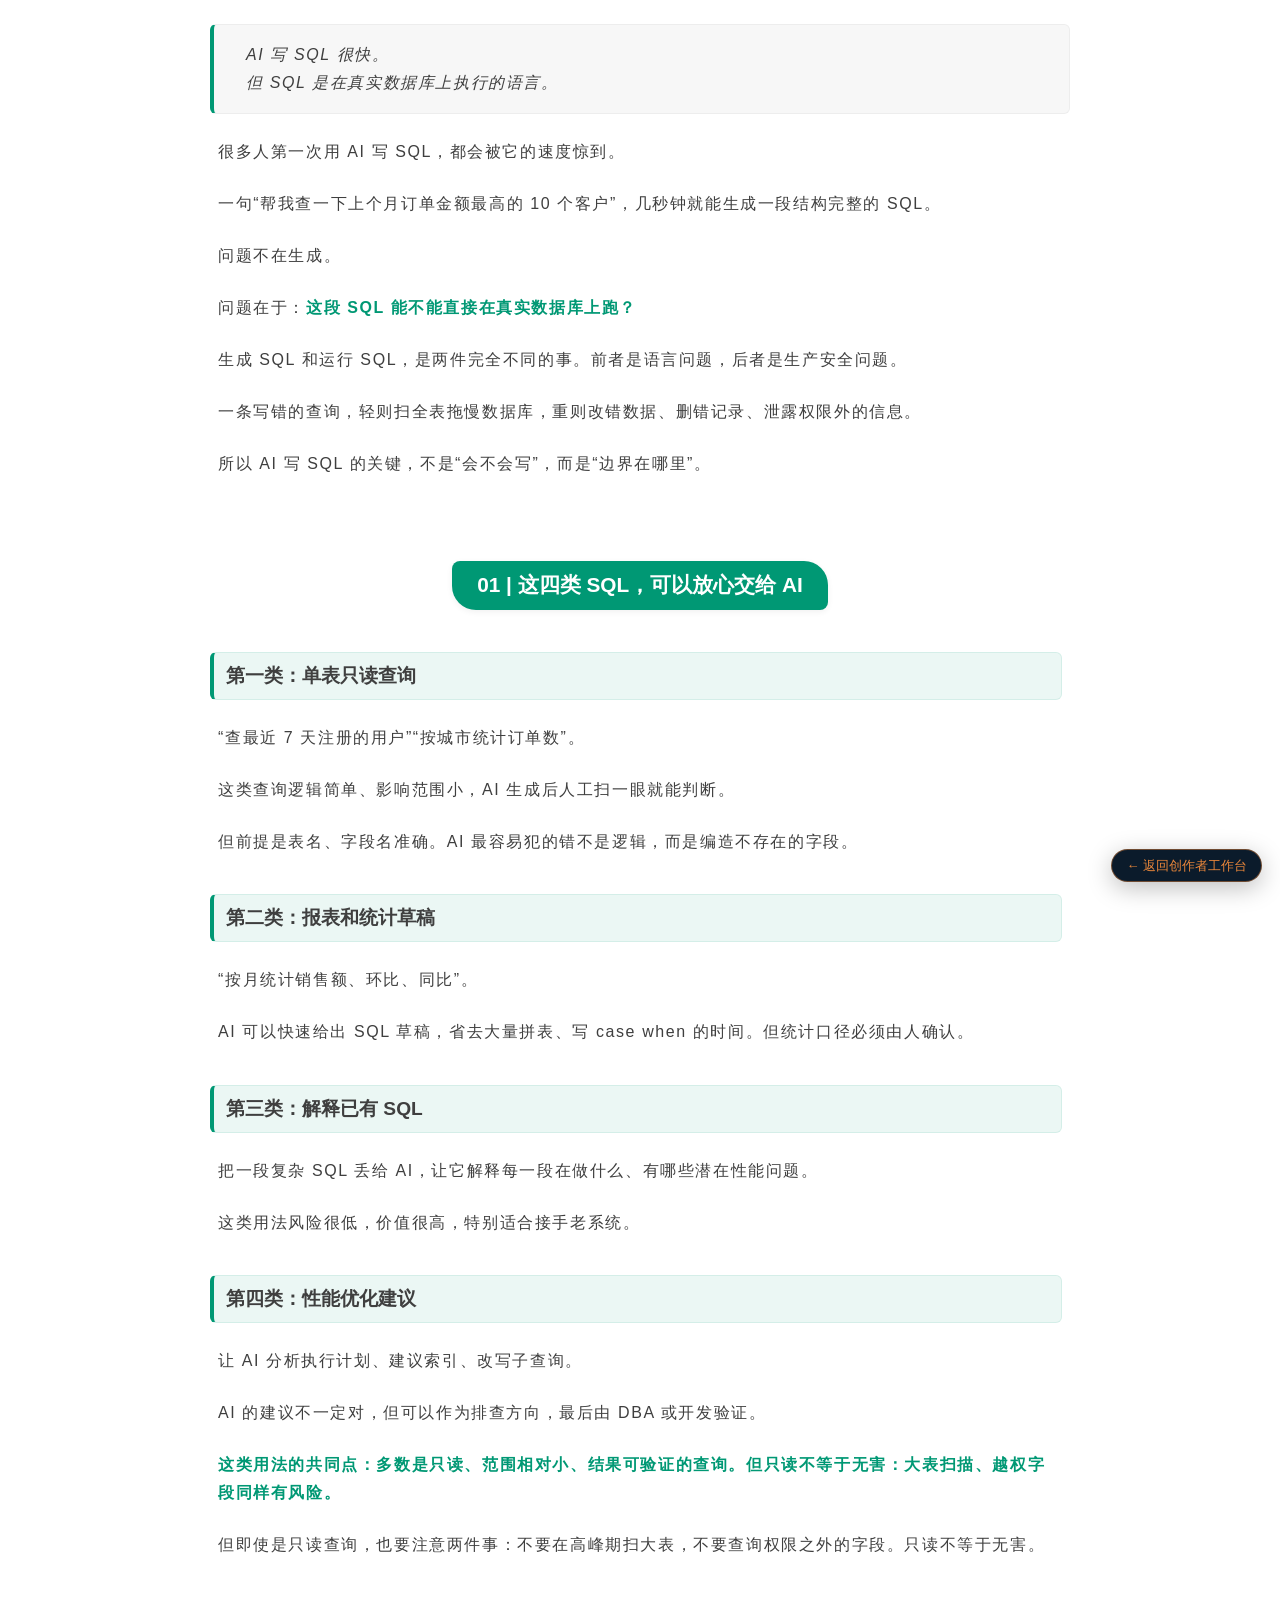
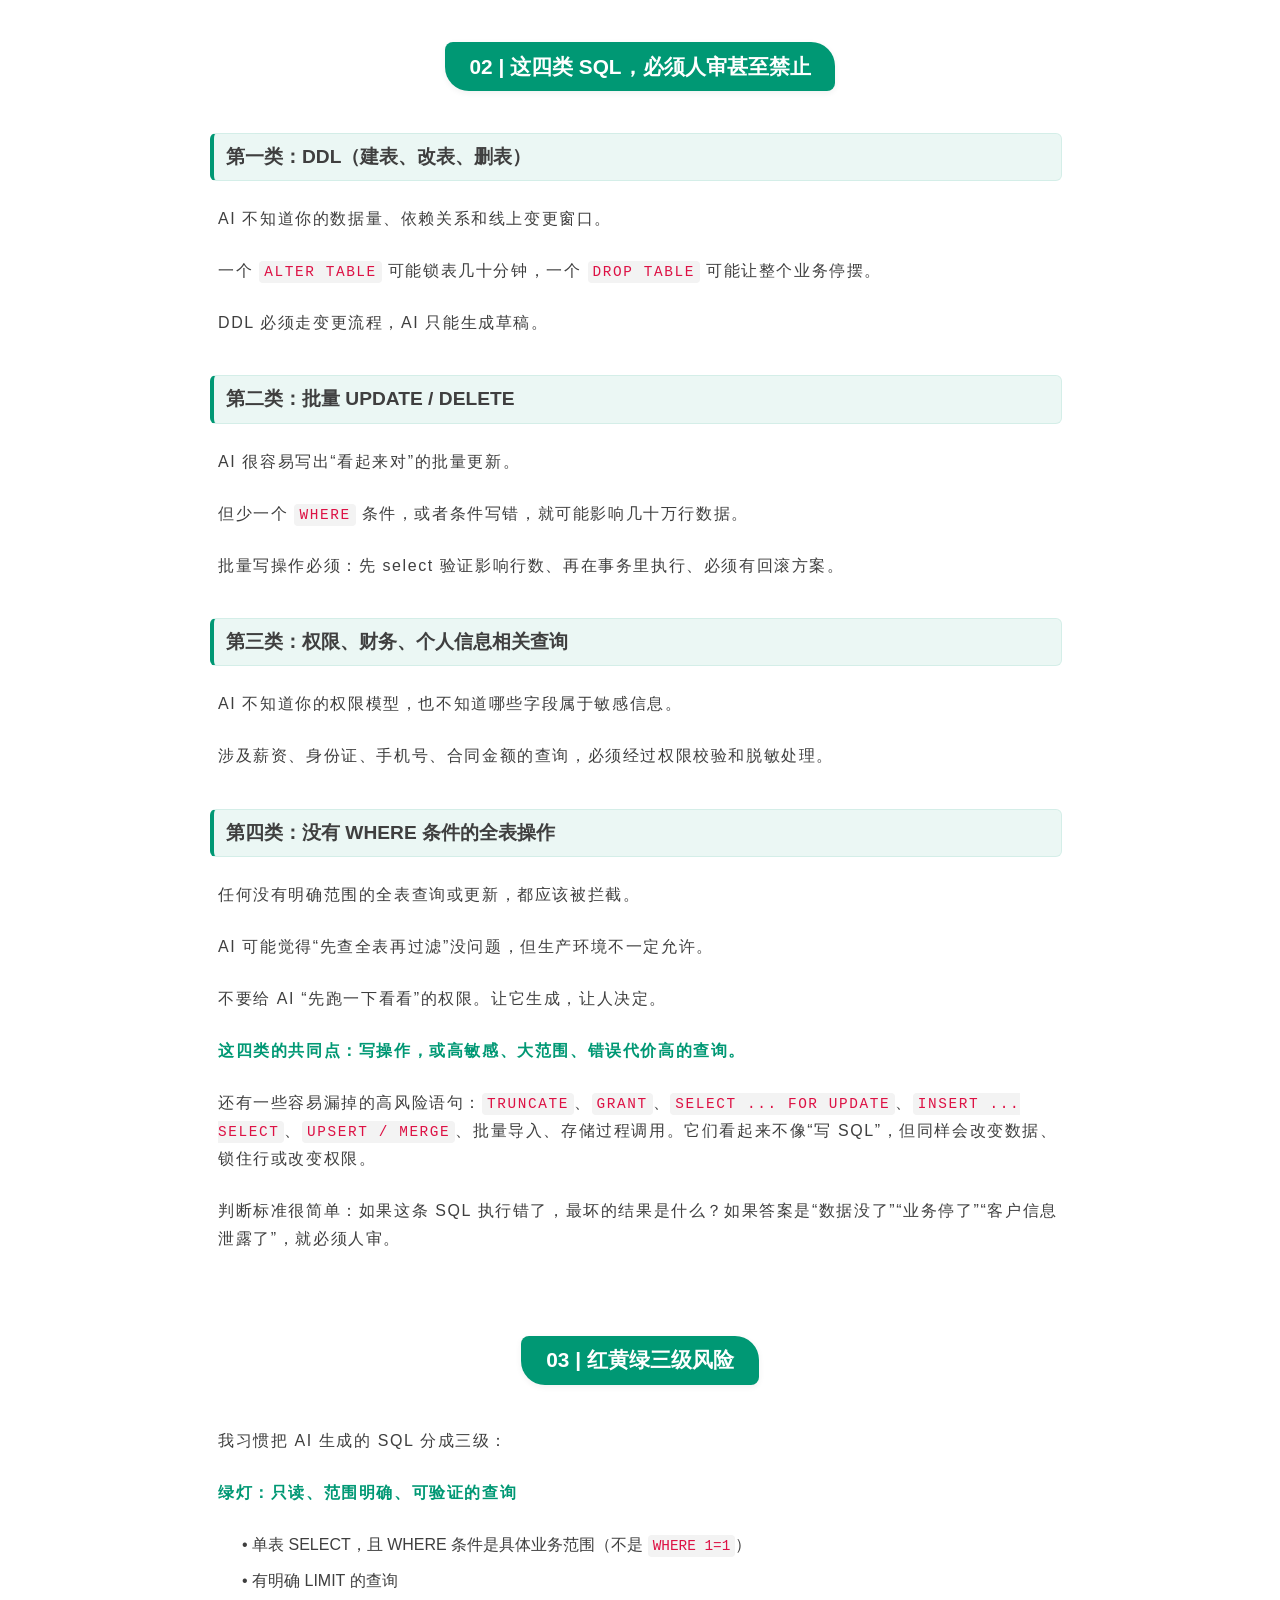
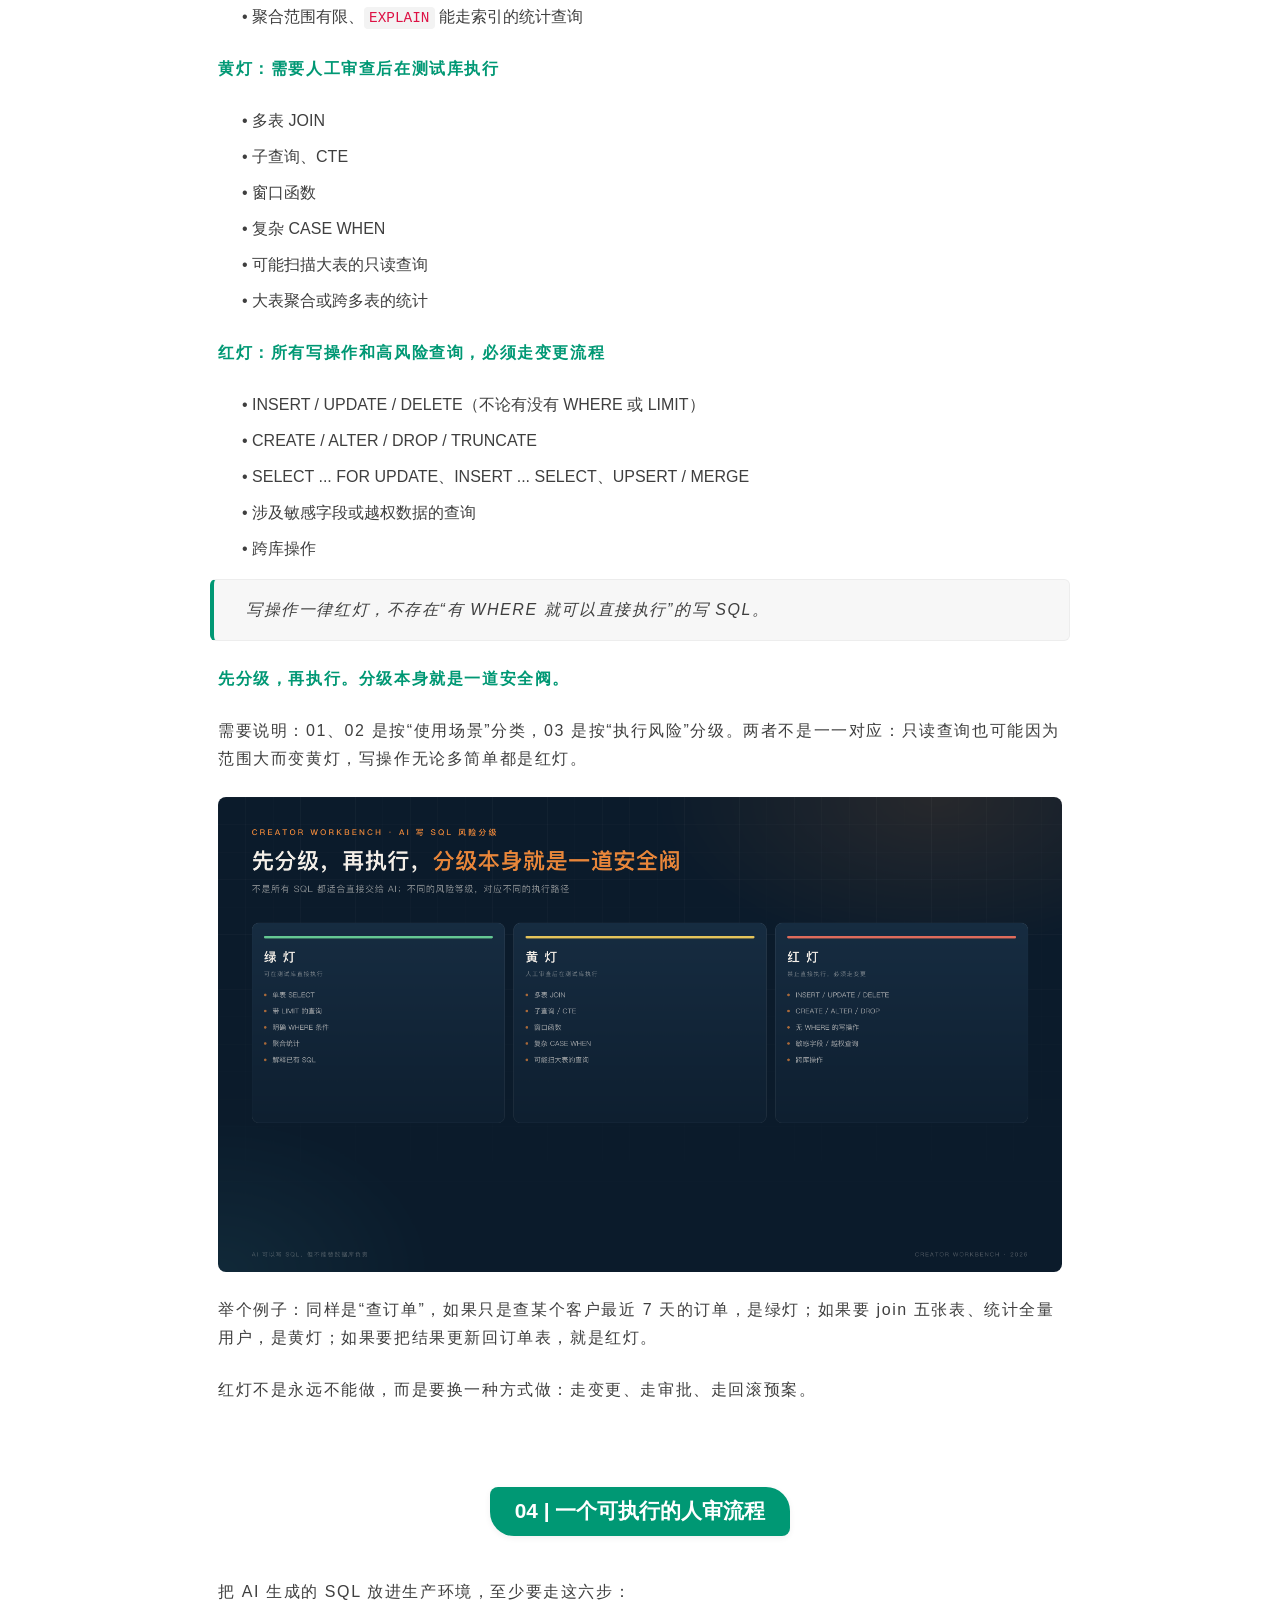
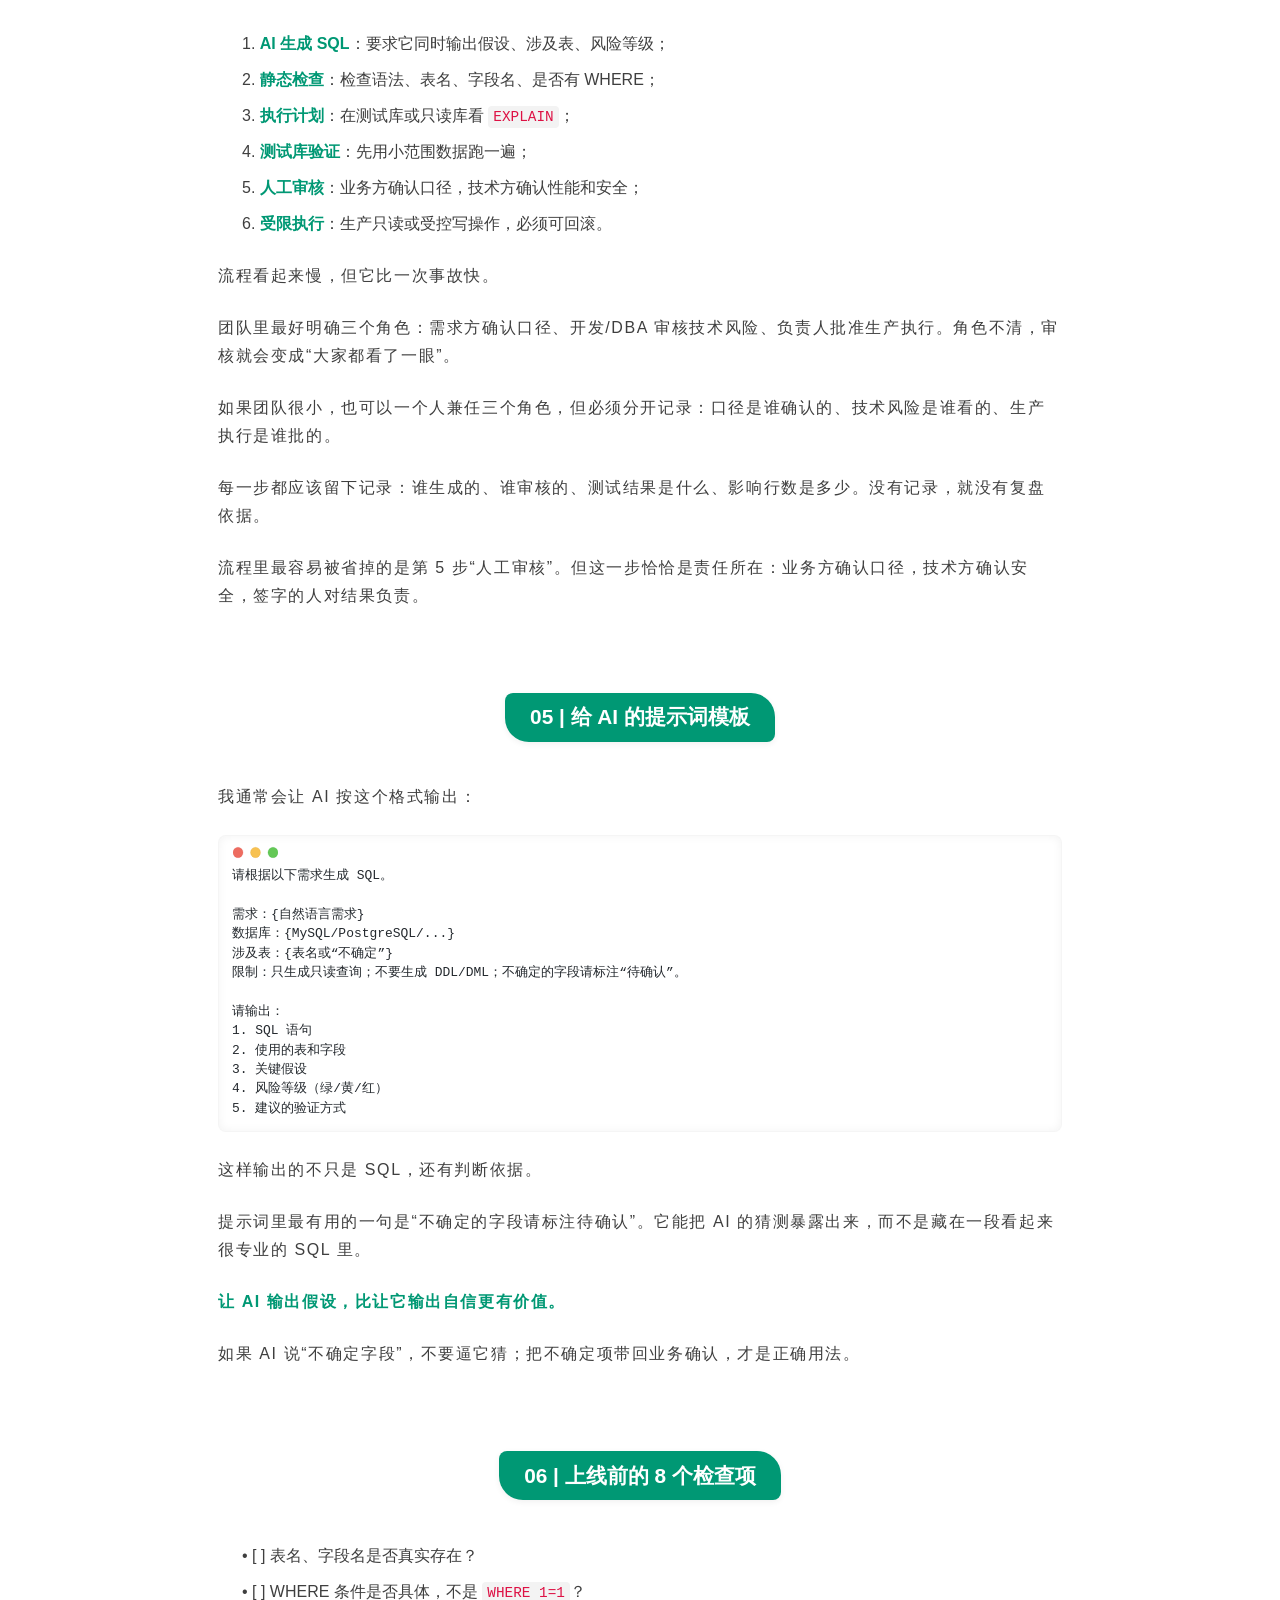
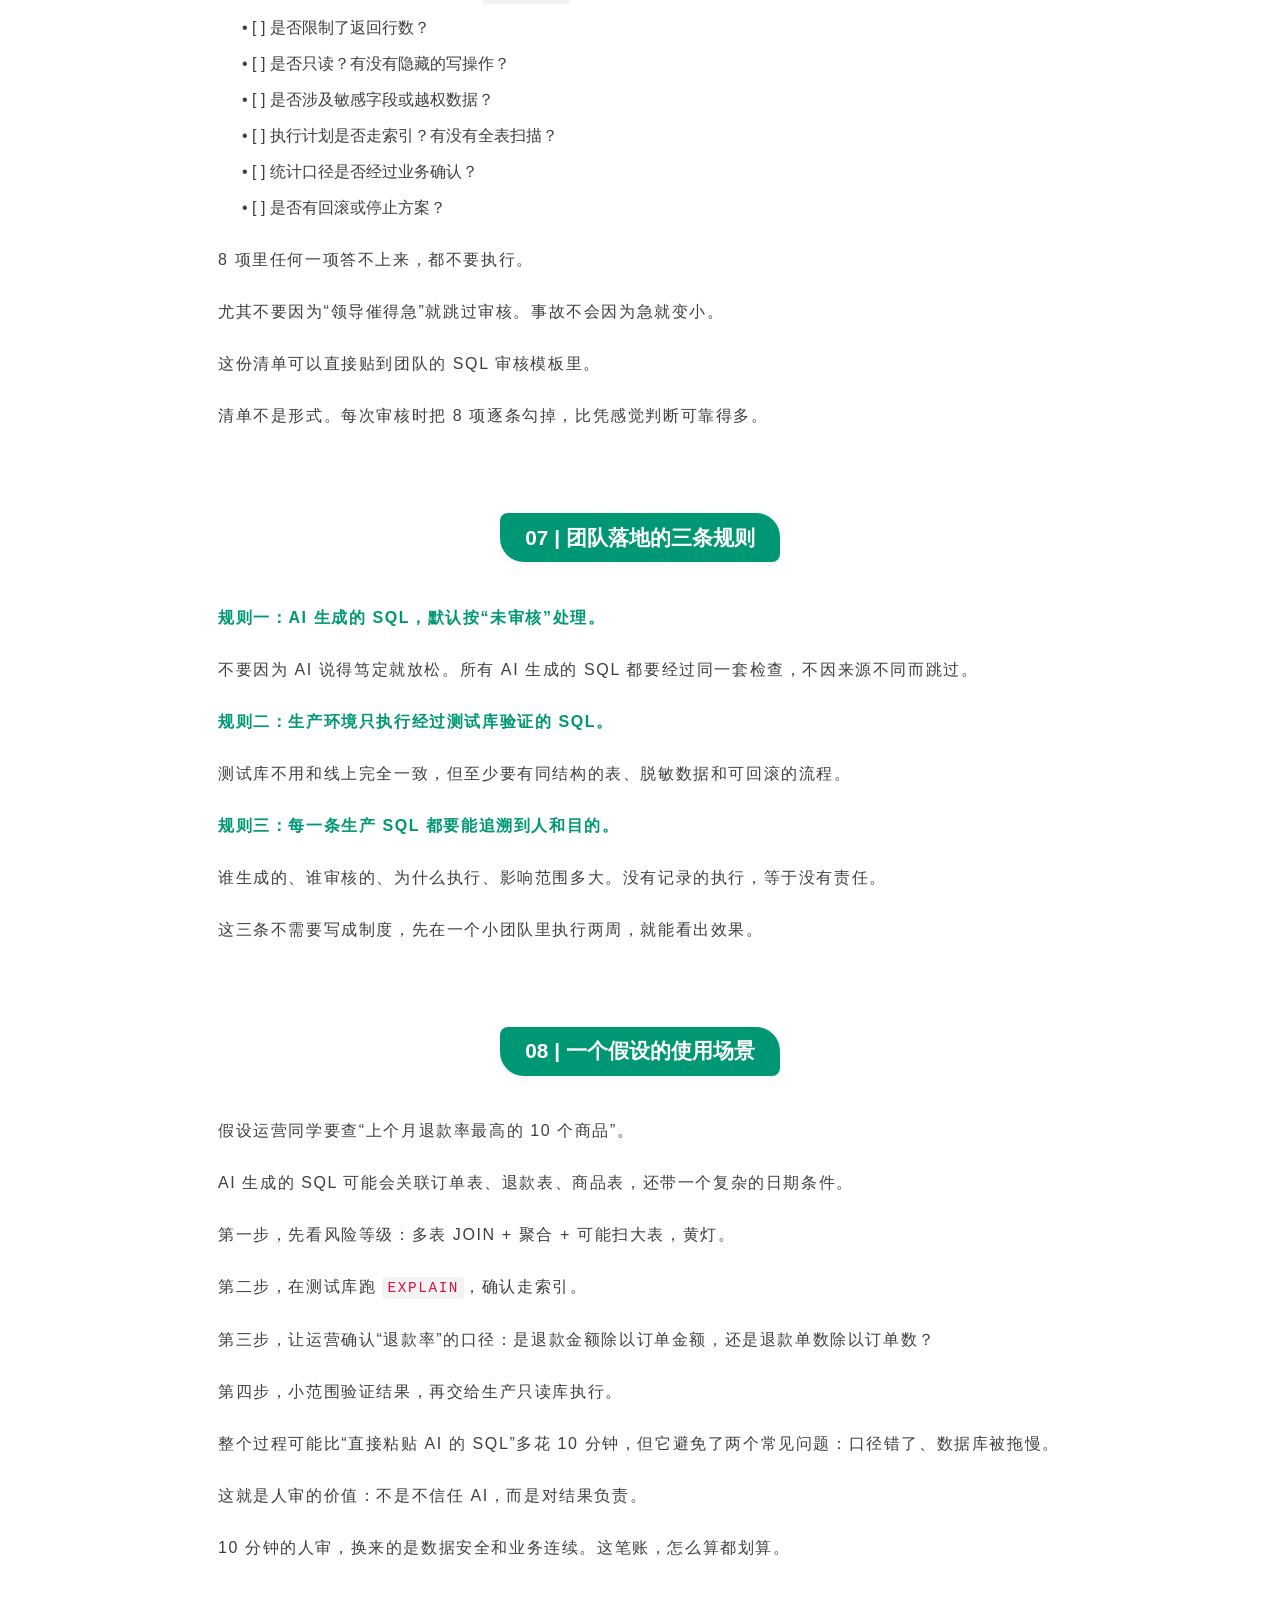
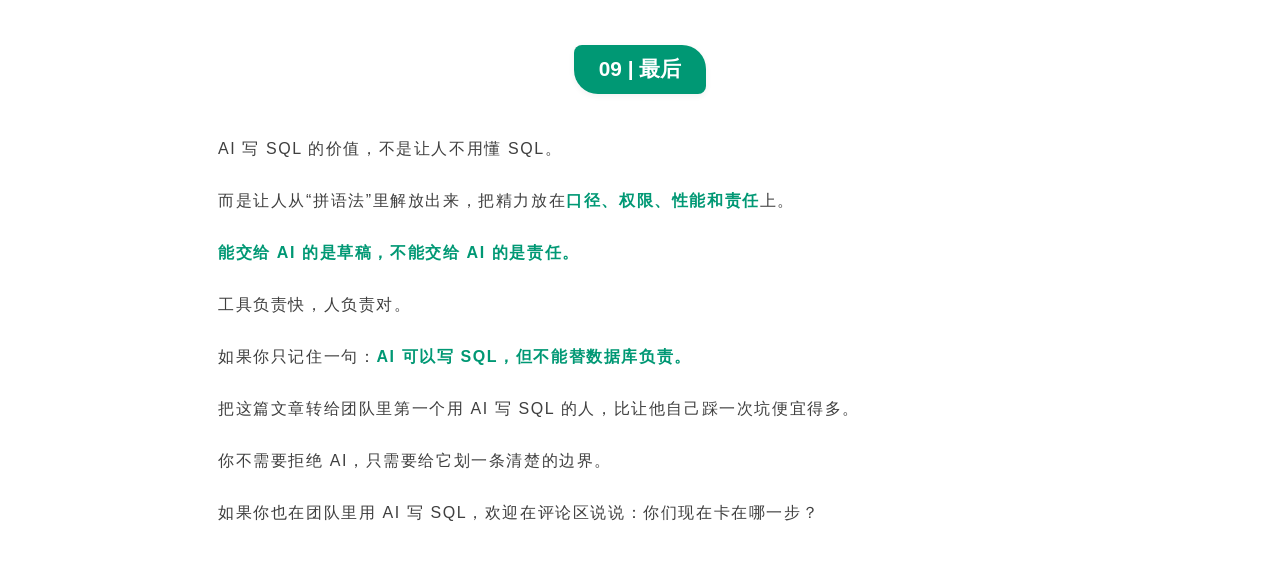
<file: articles/2026-12-09-ai-sql-boundary/index.html>
<!doctype html>
<html style="      ">
<head>
  <meta charset="utf-8">
  <meta name="viewport" content="width=device-width, initial-scale=1">
  <title>用 AI 写 SQL 的边界：哪些能交给它，哪些必须人审</title>
  <meta name="author" content="行而知而行">
  <meta name="description" content="AI 写 SQL 很快，但 SQL 是在真实数据库上执行的语言。红黄绿三级风险 + 一套可执行的人审流程。">
  
  
</head>
<body style="padding: 24px; background: #ffffff; max-width: 860px; margin: 0 auto; font-family: -apple-system-font,BlinkMacSystemFont, Helvetica Neue, PingFang SC, Hiragino Sans GB , Microsoft YaHei UI , Microsoft YaHei ,Arial,sans-serif; font-size: 16px; line-height: 1.75; text-align: left;">
  <div id="output">
<section class="container" style="font-family: -apple-system-font,BlinkMacSystemFont, Helvetica Neue, PingFang SC, Hiragino Sans GB , Microsoft YaHei UI , Microsoft YaHei ,Arial,sans-serif; font-size: 16px; line-height: 1.75; text-align: left;"><blockquote class="blockquote" style="margin-right: 0; margin-left: 0; border-left: 4px solid #009874; border-radius: 6px; background: #f7f7f7; margin-bottom: 1em; font-style: italic; padding: 1em 1em 1em 2em; color: rgba(0, 0, 0, 0.6); border-bottom: 0.2px solid rgba(0, 0, 0, 0.04); border-top: 0.2px solid rgba(0, 0, 0, 0.04); border-right: 0.2px solid rgba(0, 0, 0, 0.04); margin-top: 0 !important;"><p class="p" style="display: block; font-size: 1em; letter-spacing: 0.1em; color: #3f3f3f; margin: 0;">AI 写 SQL 很快。</p><p class="p" style="display: block; font-size: 1em; letter-spacing: 0.1em; color: #3f3f3f; margin: 0;">但 SQL 是在真实数据库上执行的语言。</p></blockquote><p class="p" style="margin: 1.5em 8px; letter-spacing: 0.1em; color: #3f3f3f;">很多人第一次用 AI 写 SQL，都会被它的速度惊到。</p><p class="p" style="margin: 1.5em 8px; letter-spacing: 0.1em; color: #3f3f3f;">一句“帮我查一下上个月订单金额最高的 10 个客户”，几秒钟就能生成一段结构完整的 SQL。</p><p class="p" style="margin: 1.5em 8px; letter-spacing: 0.1em; color: #3f3f3f;">问题不在生成。</p><p class="p" style="margin: 1.5em 8px; letter-spacing: 0.1em; color: #3f3f3f;">问题在于：<strong style="color: #009874; font-weight: bold; font-size: inherit;">这段 SQL 能不能直接在真实数据库上跑？</strong></p><p class="p" style="margin: 1.5em 8px; letter-spacing: 0.1em; color: #3f3f3f;">生成 SQL 和运行 SQL，是两件完全不同的事。前者是语言问题，后者是生产安全问题。</p><p class="p" style="margin: 1.5em 8px; letter-spacing: 0.1em; color: #3f3f3f;">一条写错的查询，轻则扫全表拖慢数据库，重则改错数据、删错记录、泄露权限外的信息。</p><p class="p" style="margin: 1.5em 8px; letter-spacing: 0.1em; color: #3f3f3f;">所以 AI 写 SQL 的关键，不是“会不会写”，而是“边界在哪里”。</p><h2 class="h2" data-heading="true" style="display: table; margin: 4em auto 2em; color: #fff; background: #009874; font-weight: bold; text-align: center; padding: 0.3em 1.2em; font-size: calc(16px * 1.3); border-radius: 8px 24px 8px 24px; box-shadow: 0 2px 6px rgba(0, 0, 0, 0.06);">01 | 这四类 SQL，可以放心交给 AI</h2><h3 class="h3" data-heading="true" style="margin: 2em 8px 0.75em 0; color: #3f3f3f; font-weight: bold; padding-left: 12px; font-size: calc(16px * 1.2); border-radius: 6px; line-height: 2.4em; border-left: 4px solid #009874; border-right: 1px solid color-mix(in srgb, #009874 10%, transparent); border-bottom: 1px solid color-mix(in srgb, #009874 10%, transparent); border-top: 1px solid color-mix(in srgb, #009874 10%, transparent); background: color-mix(in srgb, #009874 8%, transparent);">第一类：单表只读查询</h3><p class="p" style="margin: 1.5em 8px; letter-spacing: 0.1em; color: #3f3f3f;">“查最近 7 天注册的用户”“按城市统计订单数”。</p><p class="p" style="margin: 1.5em 8px; letter-spacing: 0.1em; color: #3f3f3f;">这类查询逻辑简单、影响范围小，AI 生成后人工扫一眼就能判断。</p><p class="p" style="margin: 1.5em 8px; letter-spacing: 0.1em; color: #3f3f3f;">但前提是表名、字段名准确。AI 最容易犯的错不是逻辑，而是编造不存在的字段。</p><h3 class="h3" data-heading="true" style="margin: 2em 8px 0.75em 0; color: #3f3f3f; font-weight: bold; padding-left: 12px; font-size: calc(16px * 1.2); border-radius: 6px; line-height: 2.4em; border-left: 4px solid #009874; border-right: 1px solid color-mix(in srgb, #009874 10%, transparent); border-bottom: 1px solid color-mix(in srgb, #009874 10%, transparent); border-top: 1px solid color-mix(in srgb, #009874 10%, transparent); background: color-mix(in srgb, #009874 8%, transparent);">第二类：报表和统计草稿</h3><p class="p" style="margin: 1.5em 8px; letter-spacing: 0.1em; color: #3f3f3f;">“按月统计销售额、环比、同比”。</p><p class="p" style="margin: 1.5em 8px; letter-spacing: 0.1em; color: #3f3f3f;">AI 可以快速给出 SQL 草稿，省去大量拼表、写 case when 的时间。但统计口径必须由人确认。</p><h3 class="h3" data-heading="true" style="margin: 2em 8px 0.75em 0; color: #3f3f3f; font-weight: bold; padding-left: 12px; font-size: calc(16px * 1.2); border-radius: 6px; line-height: 2.4em; border-left: 4px solid #009874; border-right: 1px solid color-mix(in srgb, #009874 10%, transparent); border-bottom: 1px solid color-mix(in srgb, #009874 10%, transparent); border-top: 1px solid color-mix(in srgb, #009874 10%, transparent); background: color-mix(in srgb, #009874 8%, transparent);">第三类：解释已有 SQL</h3><p class="p" style="margin: 1.5em 8px; letter-spacing: 0.1em; color: #3f3f3f;">把一段复杂 SQL 丢给 AI，让它解释每一段在做什么、有哪些潜在性能问题。</p><p class="p" style="margin: 1.5em 8px; letter-spacing: 0.1em; color: #3f3f3f;">这类用法风险很低，价值很高，特别适合接手老系统。</p><h3 class="h3" data-heading="true" style="margin: 2em 8px 0.75em 0; color: #3f3f3f; font-weight: bold; padding-left: 12px; font-size: calc(16px * 1.2); border-radius: 6px; line-height: 2.4em; border-left: 4px solid #009874; border-right: 1px solid color-mix(in srgb, #009874 10%, transparent); border-bottom: 1px solid color-mix(in srgb, #009874 10%, transparent); border-top: 1px solid color-mix(in srgb, #009874 10%, transparent); background: color-mix(in srgb, #009874 8%, transparent);">第四类：性能优化建议</h3><p class="p" style="margin: 1.5em 8px; letter-spacing: 0.1em; color: #3f3f3f;">让 AI 分析执行计划、建议索引、改写子查询。</p><p class="p" style="margin: 1.5em 8px; letter-spacing: 0.1em; color: #3f3f3f;">AI 的建议不一定对，但可以作为排查方向，最后由 DBA 或开发验证。</p><p class="p" style="margin: 1.5em 8px; letter-spacing: 0.1em; color: #3f3f3f;"><strong style="color: #009874; font-weight: bold; font-size: inherit;">这类用法的共同点：多数是只读、范围相对小、结果可验证的查询。但只读不等于无害：大表扫描、越权字段同样有风险。</strong></p><p class="p" style="margin: 1.5em 8px; letter-spacing: 0.1em; color: #3f3f3f;">但即使是只读查询，也要注意两件事：不要在高峰期扫大表，不要查询权限之外的字段。只读不等于无害。</p><h2 class="h2" data-heading="true" style="display: table; margin: 4em auto 2em; color: #fff; background: #009874; font-weight: bold; text-align: center; padding: 0.3em 1.2em; font-size: calc(16px * 1.3); border-radius: 8px 24px 8px 24px; box-shadow: 0 2px 6px rgba(0, 0, 0, 0.06);">02 | 这四类 SQL，必须人审甚至禁止</h2><h3 class="h3" data-heading="true" style="margin: 2em 8px 0.75em 0; color: #3f3f3f; font-weight: bold; padding-left: 12px; font-size: calc(16px * 1.2); border-radius: 6px; line-height: 2.4em; border-left: 4px solid #009874; border-right: 1px solid color-mix(in srgb, #009874 10%, transparent); border-bottom: 1px solid color-mix(in srgb, #009874 10%, transparent); border-top: 1px solid color-mix(in srgb, #009874 10%, transparent); background: color-mix(in srgb, #009874 8%, transparent);">第一类：DDL（建表、改表、删表）</h3><p class="p" style="margin: 1.5em 8px; letter-spacing: 0.1em; color: #3f3f3f;">AI 不知道你的数据量、依赖关系和线上变更窗口。</p><p class="p" style="margin: 1.5em 8px; letter-spacing: 0.1em; color: #3f3f3f;">一个 <code class="codespan" style="font-size: 90%; color: #d14; background: rgba(27, 31, 35, 0.05); padding: 3px 5px; border-radius: 4px;">ALTER TABLE</code> 可能锁表几十分钟，一个 <code class="codespan" style="font-size: 90%; color: #d14; background: rgba(27, 31, 35, 0.05); padding: 3px 5px; border-radius: 4px;">DROP TABLE</code> 可能让整个业务停摆。</p><p class="p" style="margin: 1.5em 8px; letter-spacing: 0.1em; color: #3f3f3f;">DDL 必须走变更流程，AI 只能生成草稿。</p><h3 class="h3" data-heading="true" style="margin: 2em 8px 0.75em 0; color: #3f3f3f; font-weight: bold; padding-left: 12px; font-size: calc(16px * 1.2); border-radius: 6px; line-height: 2.4em; border-left: 4px solid #009874; border-right: 1px solid color-mix(in srgb, #009874 10%, transparent); border-bottom: 1px solid color-mix(in srgb, #009874 10%, transparent); border-top: 1px solid color-mix(in srgb, #009874 10%, transparent); background: color-mix(in srgb, #009874 8%, transparent);">第二类：批量 UPDATE / DELETE</h3><p class="p" style="margin: 1.5em 8px; letter-spacing: 0.1em; color: #3f3f3f;">AI 很容易写出“看起来对”的批量更新。</p><p class="p" style="margin: 1.5em 8px; letter-spacing: 0.1em; color: #3f3f3f;">但少一个 <code class="codespan" style="font-size: 90%; color: #d14; background: rgba(27, 31, 35, 0.05); padding: 3px 5px; border-radius: 4px;">WHERE</code> 条件，或者条件写错，就可能影响几十万行数据。</p><p class="p" style="margin: 1.5em 8px; letter-spacing: 0.1em; color: #3f3f3f;">批量写操作必须：先 select 验证影响行数、再在事务里执行、必须有回滚方案。</p><h3 class="h3" data-heading="true" style="margin: 2em 8px 0.75em 0; color: #3f3f3f; font-weight: bold; padding-left: 12px; font-size: calc(16px * 1.2); border-radius: 6px; line-height: 2.4em; border-left: 4px solid #009874; border-right: 1px solid color-mix(in srgb, #009874 10%, transparent); border-bottom: 1px solid color-mix(in srgb, #009874 10%, transparent); border-top: 1px solid color-mix(in srgb, #009874 10%, transparent); background: color-mix(in srgb, #009874 8%, transparent);">第三类：权限、财务、个人信息相关查询</h3><p class="p" style="margin: 1.5em 8px; letter-spacing: 0.1em; color: #3f3f3f;">AI 不知道你的权限模型，也不知道哪些字段属于敏感信息。</p><p class="p" style="margin: 1.5em 8px; letter-spacing: 0.1em; color: #3f3f3f;">涉及薪资、身份证、手机号、合同金额的查询，必须经过权限校验和脱敏处理。</p><h3 class="h3" data-heading="true" style="margin: 2em 8px 0.75em 0; color: #3f3f3f; font-weight: bold; padding-left: 12px; font-size: calc(16px * 1.2); border-radius: 6px; line-height: 2.4em; border-left: 4px solid #009874; border-right: 1px solid color-mix(in srgb, #009874 10%, transparent); border-bottom: 1px solid color-mix(in srgb, #009874 10%, transparent); border-top: 1px solid color-mix(in srgb, #009874 10%, transparent); background: color-mix(in srgb, #009874 8%, transparent);">第四类：没有 WHERE 条件的全表操作</h3><p class="p" style="margin: 1.5em 8px; letter-spacing: 0.1em; color: #3f3f3f;">任何没有明确范围的全表查询或更新，都应该被拦截。</p><p class="p" style="margin: 1.5em 8px; letter-spacing: 0.1em; color: #3f3f3f;">AI 可能觉得“先查全表再过滤”没问题，但生产环境不一定允许。</p><p class="p" style="margin: 1.5em 8px; letter-spacing: 0.1em; color: #3f3f3f;">不要给 AI “先跑一下看看”的权限。让它生成，让人决定。</p><p class="p" style="margin: 1.5em 8px; letter-spacing: 0.1em; color: #3f3f3f;"><strong style="color: #009874; font-weight: bold; font-size: inherit;">这四类的共同点：写操作，或高敏感、大范围、错误代价高的查询。</strong></p><p class="p" style="margin: 1.5em 8px; letter-spacing: 0.1em; color: #3f3f3f;">还有一些容易漏掉的高风险语句：<code class="codespan" style="font-size: 90%; color: #d14; background: rgba(27, 31, 35, 0.05); padding: 3px 5px; border-radius: 4px;">TRUNCATE</code>、<code class="codespan" style="font-size: 90%; color: #d14; background: rgba(27, 31, 35, 0.05); padding: 3px 5px; border-radius: 4px;">GRANT</code>、<code class="codespan" style="font-size: 90%; color: #d14; background: rgba(27, 31, 35, 0.05); padding: 3px 5px; border-radius: 4px;">SELECT ... FOR UPDATE</code>、<code class="codespan" style="font-size: 90%; color: #d14; background: rgba(27, 31, 35, 0.05); padding: 3px 5px; border-radius: 4px;">INSERT ... SELECT</code>、<code class="codespan" style="font-size: 90%; color: #d14; background: rgba(27, 31, 35, 0.05); padding: 3px 5px; border-radius: 4px;">UPSERT / MERGE</code>、批量导入、存储过程调用。它们看起来不像“写 SQL”，但同样会改变数据、锁住行或改变权限。</p><p class="p" style="margin: 1.5em 8px; letter-spacing: 0.1em; color: #3f3f3f;">判断标准很简单：如果这条 SQL 执行错了，最坏的结果是什么？如果答案是“数据没了”“业务停了”“客户信息泄露了”，就必须人审。</p><h2 class="h2" data-heading="true" style="display: table; margin: 4em auto 2em; color: #fff; background: #009874; font-weight: bold; text-align: center; padding: 0.3em 1.2em; font-size: calc(16px * 1.3); border-radius: 8px 24px 8px 24px; box-shadow: 0 2px 6px rgba(0, 0, 0, 0.06);">03 | 红黄绿三级风险</h2><p class="p" style="margin: 1.5em 8px; letter-spacing: 0.1em; color: #3f3f3f;">我习惯把 AI 生成的 SQL 分成三级：</p><p class="p" style="margin: 1.5em 8px; letter-spacing: 0.1em; color: #3f3f3f;"><strong style="color: #009874; font-weight: bold; font-size: inherit;">绿灯：只读、范围明确、可验证的查询</strong></p><ul class="ul" style="margin-left: 0; color: #3f3f3f; list-style: none; padding-left: 1.5em;"><li class="listitem" style="display: block; color: #3f3f3f; margin: 0.5em 8px;">• 单表 SELECT，且 WHERE 条件是具体业务范围（不是 <code class="codespan" style="font-size: 90%; color: #d14; background: rgba(27, 31, 35, 0.05); padding: 3px 5px; border-radius: 4px;">WHERE 1=1</code>）</li><li class="listitem" style="display: block; color: #3f3f3f; margin: 0.5em 8px;">• 有明确 LIMIT 的查询</li><li class="listitem" style="display: block; color: #3f3f3f; margin: 0.5em 8px;">• 聚合范围有限、<code class="codespan" style="font-size: 90%; color: #d14; background: rgba(27, 31, 35, 0.05); padding: 3px 5px; border-radius: 4px;">EXPLAIN</code> 能走索引的统计查询</li></ul><p class="p" style="margin: 1.5em 8px; letter-spacing: 0.1em; color: #3f3f3f;"><strong style="color: #009874; font-weight: bold; font-size: inherit;">黄灯：需要人工审查后在测试库执行</strong></p><ul class="ul" style="margin-left: 0; color: #3f3f3f; list-style: none; padding-left: 1.5em;"><li class="listitem" style="display: block; color: #3f3f3f; margin: 0.5em 8px;">• 多表 JOIN</li><li class="listitem" style="display: block; color: #3f3f3f; margin: 0.5em 8px;">• 子查询、CTE</li><li class="listitem" style="display: block; color: #3f3f3f; margin: 0.5em 8px;">• 窗口函数</li><li class="listitem" style="display: block; color: #3f3f3f; margin: 0.5em 8px;">• 复杂 CASE WHEN</li><li class="listitem" style="display: block; color: #3f3f3f; margin: 0.5em 8px;">• 可能扫描大表的只读查询</li><li class="listitem" style="display: block; color: #3f3f3f; margin: 0.5em 8px;">• 大表聚合或跨多表的统计</li></ul><p class="p" style="margin: 1.5em 8px; letter-spacing: 0.1em; color: #3f3f3f;"><strong style="color: #009874; font-weight: bold; font-size: inherit;">红灯：所有写操作和高风险查询，必须走变更流程</strong></p><ul class="ul" style="margin-left: 0; color: #3f3f3f; list-style: none; padding-left: 1.5em;"><li class="listitem" style="display: block; color: #3f3f3f; margin: 0.5em 8px;">• INSERT / UPDATE / DELETE（不论有没有 WHERE 或 LIMIT）</li><li class="listitem" style="display: block; color: #3f3f3f; margin: 0.5em 8px;">• CREATE / ALTER / DROP / TRUNCATE</li><li class="listitem" style="display: block; color: #3f3f3f; margin: 0.5em 8px;">• SELECT ... FOR UPDATE、INSERT ... SELECT、UPSERT / MERGE</li><li class="listitem" style="display: block; color: #3f3f3f; margin: 0.5em 8px;">• 涉及敏感字段或越权数据的查询</li><li class="listitem" style="display: block; color: #3f3f3f; margin: 0.5em 8px;">• 跨库操作</li></ul><blockquote class="blockquote" style="margin-top: 0; margin-right: 0; margin-left: 0; border-left: 4px solid #009874; border-radius: 6px; background: #f7f7f7; margin-bottom: 1em; font-style: italic; padding: 1em 1em 1em 2em; color: rgba(0, 0, 0, 0.6); border-bottom: 0.2px solid rgba(0, 0, 0, 0.04); border-top: 0.2px solid rgba(0, 0, 0, 0.04); border-right: 0.2px solid rgba(0, 0, 0, 0.04);"><p class="p" style="display: block; font-size: 1em; letter-spacing: 0.1em; color: #3f3f3f; margin: 0;">写操作一律红灯，不存在“有 WHERE 就可以直接执行”的写 SQL。</p></blockquote><p class="p" style="margin: 1.5em 8px; letter-spacing: 0.1em; color: #3f3f3f;"><strong style="color: #009874; font-weight: bold; font-size: inherit;">先分级，再执行。分级本身就是一道安全阀。</strong></p><p class="p" style="margin: 1.5em 8px; letter-spacing: 0.1em; color: #3f3f3f;">需要说明：01、02 是按“使用场景”分类，03 是按“执行风险”分级。两者不是一一对应：只读查询也可能因为范围大而变黄灯，写操作无论多简单都是红灯。</p><p class="p" style="margin: 1.5em 8px; letter-spacing: 0.1em; color: #3f3f3f;"><img src="./imgs/illustration-sql-risk.png" alt="AI 写 SQL 的红黄绿三级风险" style="max-width:100%;height:auto;display:block;margin:1.5em auto;border-radius:8px;"></p><p class="p" style="margin: 1.5em 8px; letter-spacing: 0.1em; color: #3f3f3f;">举个例子：同样是“查订单”，如果只是查某个客户最近 7 天的订单，是绿灯；如果要 join 五张表、统计全量用户，是黄灯；如果要把结果更新回订单表，就是红灯。</p><p class="p" style="margin: 1.5em 8px; letter-spacing: 0.1em; color: #3f3f3f;">红灯不是永远不能做，而是要换一种方式做：走变更、走审批、走回滚预案。</p><h2 class="h2" data-heading="true" style="display: table; margin: 4em auto 2em; color: #fff; background: #009874; font-weight: bold; text-align: center; padding: 0.3em 1.2em; font-size: calc(16px * 1.3); border-radius: 8px 24px 8px 24px; box-shadow: 0 2px 6px rgba(0, 0, 0, 0.06);">04 | 一个可执行的人审流程</h2><p class="p" style="margin: 1.5em 8px; letter-spacing: 0.1em; color: #3f3f3f;">把 AI 生成的 SQL 放进生产环境，至少要走这六步：</p><ol class="ol" style="margin-left: 0; color: #3f3f3f; padding-left: 1.5em;"><li class="listitem" style="display: block; color: #3f3f3f; margin: 0.5em 8px;">1. <strong style="color: #009874; font-weight: bold; font-size: inherit;">AI 生成 SQL</strong>：要求它同时输出假设、涉及表、风险等级；</li><li class="listitem" style="display: block; color: #3f3f3f; margin: 0.5em 8px;">2. <strong style="color: #009874; font-weight: bold; font-size: inherit;">静态检查</strong>：检查语法、表名、字段名、是否有 WHERE；</li><li class="listitem" style="display: block; color: #3f3f3f; margin: 0.5em 8px;">3. <strong style="color: #009874; font-weight: bold; font-size: inherit;">执行计划</strong>：在测试库或只读库看 <code class="codespan" style="font-size: 90%; color: #d14; background: rgba(27, 31, 35, 0.05); padding: 3px 5px; border-radius: 4px;">EXPLAIN</code>；</li><li class="listitem" style="display: block; color: #3f3f3f; margin: 0.5em 8px;">4. <strong style="color: #009874; font-weight: bold; font-size: inherit;">测试库验证</strong>：先用小范围数据跑一遍；</li><li class="listitem" style="display: block; color: #3f3f3f; margin: 0.5em 8px;">5. <strong style="color: #009874; font-weight: bold; font-size: inherit;">人工审核</strong>：业务方确认口径，技术方确认性能和安全；</li><li class="listitem" style="display: block; color: #3f3f3f; margin: 0.5em 8px;">6. <strong style="color: #009874; font-weight: bold; font-size: inherit;">受限执行</strong>：生产只读或受控写操作，必须可回滚。</li></ol><p class="p" style="margin: 1.5em 8px; letter-spacing: 0.1em; color: #3f3f3f;">流程看起来慢，但它比一次事故快。</p><p class="p" style="margin: 1.5em 8px; letter-spacing: 0.1em; color: #3f3f3f;">团队里最好明确三个角色：需求方确认口径、开发/DBA 审核技术风险、负责人批准生产执行。角色不清，审核就会变成“大家都看了一眼”。</p><p class="p" style="margin: 1.5em 8px; letter-spacing: 0.1em; color: #3f3f3f;">如果团队很小，也可以一个人兼任三个角色，但必须分开记录：口径是谁确认的、技术风险是谁看的、生产执行是谁批的。</p><p class="p" style="margin: 1.5em 8px; letter-spacing: 0.1em; color: #3f3f3f;">每一步都应该留下记录：谁生成的、谁审核的、测试结果是什么、影响行数是多少。没有记录，就没有复盘依据。</p><p class="p" style="margin: 1.5em 8px; letter-spacing: 0.1em; color: #3f3f3f;">流程里最容易被省掉的是第 5 步“人工审核”。但这一步恰恰是责任所在：业务方确认口径，技术方确认安全，签字的人对结果负责。</p><h2 class="h2" data-heading="true" style="display: table; margin: 4em auto 2em; color: #fff; background: #009874; font-weight: bold; text-align: center; padding: 0.3em 1.2em; font-size: calc(16px * 1.3); border-radius: 8px 24px 8px 24px; box-shadow: 0 2px 6px rgba(0, 0, 0, 0.06);">05 | 给 AI 的提示词模板</h2><p class="p" style="margin: 1.5em 8px; letter-spacing: 0.1em; color: #3f3f3f;">我通常会让 AI 按这个格式输出：</p><pre class="hljs code__pre" style="color: #24292e; background: #fff; font-size: 90%; overflow-x: auto; border-radius: 8px; line-height: 1.5; margin: 10px 8px; box-shadow: inset 0 0 10px rgba(0,0,0,0.05); border: 1px solid rgba(0, 0, 0, 0.04); padding: 0 !important;"><span class="mac-sign" style="display: flex; padding: 10px 14px 0;"><svg xmlns="http://www.w3.org/2000/svg" version="1.1" x="0px" y="0px" width="45px" height="13px" viewBox="0 0 450 130">
    <ellipse cx="50" cy="65" rx="50" ry="52" stroke="rgb(220,60,54)" stroke-width="2" fill="rgb(237,108,96)"/>
    <ellipse cx="225" cy="65" rx="50" ry="52" stroke="rgb(218,151,33)" stroke-width="2" fill="rgb(247,193,81)"/>
    <ellipse cx="400" cy="65" rx="50" ry="52" stroke="rgb(27,161,37)" stroke-width="2" fill="rgb(100,200,86)"/>
  </svg></span><code class="language-text" style="font-size: 90%; border-radius: 4px; display: -webkit-box; padding: 0.5em 1em 1em; overflow-x: auto; text-indent: 0; color: inherit; background: none; white-space: nowrap; margin: 0; font-family: 'Fira Code',
    Menlo,
    Operator Mono,
    Consolas,
    Monaco,
    monospace;">请根据以下需求生成&nbsp;SQL。<br><br>需求：{自然语言需求}<br>数据库：{MySQL/PostgreSQL/...}<br>涉及表：{表名或“不确定”}<br>限制：只生成只读查询；不要生成&nbsp;DDL/DML；不确定的字段请标注“待确认”。<br><br>请输出：<br>1.&nbsp;SQL&nbsp;语句<br>2.&nbsp;使用的表和字段<br>3.&nbsp;关键假设<br>4.&nbsp;风险等级（绿/黄/红）<br>5.&nbsp;建议的验证方式</code></pre><p class="p" style="margin: 1.5em 8px; letter-spacing: 0.1em; color: #3f3f3f;">这样输出的不只是 SQL，还有判断依据。</p><p class="p" style="margin: 1.5em 8px; letter-spacing: 0.1em; color: #3f3f3f;">提示词里最有用的一句是“不确定的字段请标注待确认”。它能把 AI 的猜测暴露出来，而不是藏在一段看起来很专业的 SQL 里。</p><p class="p" style="margin: 1.5em 8px; letter-spacing: 0.1em; color: #3f3f3f;"><strong style="color: #009874; font-weight: bold; font-size: inherit;">让 AI 输出假设，比让它输出自信更有价值。</strong></p><p class="p" style="margin: 1.5em 8px; letter-spacing: 0.1em; color: #3f3f3f;">如果 AI 说“不确定字段”，不要逼它猜；把不确定项带回业务确认，才是正确用法。</p><h2 class="h2" data-heading="true" style="display: table; margin: 4em auto 2em; color: #fff; background: #009874; font-weight: bold; text-align: center; padding: 0.3em 1.2em; font-size: calc(16px * 1.3); border-radius: 8px 24px 8px 24px; box-shadow: 0 2px 6px rgba(0, 0, 0, 0.06);">06 | 上线前的 8 个检查项</h2><ul class="ul" style="margin-left: 0; color: #3f3f3f; list-style: none; padding-left: 1.5em;"><li class="listitem" style="display: block; color: #3f3f3f; margin: 0.5em 8px;">• [ ] 表名、字段名是否真实存在？</li><li class="listitem" style="display: block; color: #3f3f3f; margin: 0.5em 8px;">• [ ] WHERE 条件是否具体，不是 <code class="codespan" style="font-size: 90%; color: #d14; background: rgba(27, 31, 35, 0.05); padding: 3px 5px; border-radius: 4px;">WHERE 1=1</code>？</li><li class="listitem" style="display: block; color: #3f3f3f; margin: 0.5em 8px;">• [ ] 是否限制了返回行数？</li><li class="listitem" style="display: block; color: #3f3f3f; margin: 0.5em 8px;">• [ ] 是否只读？有没有隐藏的写操作？</li><li class="listitem" style="display: block; color: #3f3f3f; margin: 0.5em 8px;">• [ ] 是否涉及敏感字段或越权数据？</li><li class="listitem" style="display: block; color: #3f3f3f; margin: 0.5em 8px;">• [ ] 执行计划是否走索引？有没有全表扫描？</li><li class="listitem" style="display: block; color: #3f3f3f; margin: 0.5em 8px;">• [ ] 统计口径是否经过业务确认？</li><li class="listitem" style="display: block; color: #3f3f3f; margin: 0.5em 8px;">• [ ] 是否有回滚或停止方案？</li></ul><p class="p" style="margin: 1.5em 8px; letter-spacing: 0.1em; color: #3f3f3f;">8 项里任何一项答不上来，都不要执行。</p><p class="p" style="margin: 1.5em 8px; letter-spacing: 0.1em; color: #3f3f3f;">尤其不要因为“领导催得急”就跳过审核。事故不会因为急就变小。</p><p class="p" style="margin: 1.5em 8px; letter-spacing: 0.1em; color: #3f3f3f;">这份清单可以直接贴到团队的 SQL 审核模板里。</p><p class="p" style="margin: 1.5em 8px; letter-spacing: 0.1em; color: #3f3f3f;">清单不是形式。每次审核时把 8 项逐条勾掉，比凭感觉判断可靠得多。</p><h2 class="h2" data-heading="true" style="display: table; margin: 4em auto 2em; color: #fff; background: #009874; font-weight: bold; text-align: center; padding: 0.3em 1.2em; font-size: calc(16px * 1.3); border-radius: 8px 24px 8px 24px; box-shadow: 0 2px 6px rgba(0, 0, 0, 0.06);">07 | 团队落地的三条规则</h2><p class="p" style="margin: 1.5em 8px; letter-spacing: 0.1em; color: #3f3f3f;"><strong style="color: #009874; font-weight: bold; font-size: inherit;">规则一：AI 生成的 SQL，默认按“未审核”处理。</strong></p><p class="p" style="margin: 1.5em 8px; letter-spacing: 0.1em; color: #3f3f3f;">不要因为 AI 说得笃定就放松。所有 AI 生成的 SQL 都要经过同一套检查，不因来源不同而跳过。</p><p class="p" style="margin: 1.5em 8px; letter-spacing: 0.1em; color: #3f3f3f;"><strong style="color: #009874; font-weight: bold; font-size: inherit;">规则二：生产环境只执行经过测试库验证的 SQL。</strong></p><p class="p" style="margin: 1.5em 8px; letter-spacing: 0.1em; color: #3f3f3f;">测试库不用和线上完全一致，但至少要有同结构的表、脱敏数据和可回滚的流程。</p><p class="p" style="margin: 1.5em 8px; letter-spacing: 0.1em; color: #3f3f3f;"><strong style="color: #009874; font-weight: bold; font-size: inherit;">规则三：每一条生产 SQL 都要能追溯到人和目的。</strong></p><p class="p" style="margin: 1.5em 8px; letter-spacing: 0.1em; color: #3f3f3f;">谁生成的、谁审核的、为什么执行、影响范围多大。没有记录的执行，等于没有责任。</p><p class="p" style="margin: 1.5em 8px; letter-spacing: 0.1em; color: #3f3f3f;">这三条不需要写成制度，先在一个小团队里执行两周，就能看出效果。</p><h2 class="h2" data-heading="true" style="display: table; margin: 4em auto 2em; color: #fff; background: #009874; font-weight: bold; text-align: center; padding: 0.3em 1.2em; font-size: calc(16px * 1.3); border-radius: 8px 24px 8px 24px; box-shadow: 0 2px 6px rgba(0, 0, 0, 0.06);">08 | 一个假设的使用场景</h2><p class="p" style="margin: 1.5em 8px; letter-spacing: 0.1em; color: #3f3f3f;">假设运营同学要查“上个月退款率最高的 10 个商品”。</p><p class="p" style="margin: 1.5em 8px; letter-spacing: 0.1em; color: #3f3f3f;">AI 生成的 SQL 可能会关联订单表、退款表、商品表，还带一个复杂的日期条件。</p><p class="p" style="margin: 1.5em 8px; letter-spacing: 0.1em; color: #3f3f3f;">第一步，先看风险等级：多表 JOIN + 聚合 + 可能扫大表，黄灯。</p><p class="p" style="margin: 1.5em 8px; letter-spacing: 0.1em; color: #3f3f3f;">第二步，在测试库跑 <code class="codespan" style="font-size: 90%; color: #d14; background: rgba(27, 31, 35, 0.05); padding: 3px 5px; border-radius: 4px;">EXPLAIN</code>，确认走索引。</p><p class="p" style="margin: 1.5em 8px; letter-spacing: 0.1em; color: #3f3f3f;">第三步，让运营确认“退款率”的口径：是退款金额除以订单金额，还是退款单数除以订单数？</p><p class="p" style="margin: 1.5em 8px; letter-spacing: 0.1em; color: #3f3f3f;">第四步，小范围验证结果，再交给生产只读库执行。</p><p class="p" style="margin: 1.5em 8px; letter-spacing: 0.1em; color: #3f3f3f;">整个过程可能比“直接粘贴 AI 的 SQL”多花 10 分钟，但它避免了两个常见问题：口径错了、数据库被拖慢。</p><p class="p" style="margin: 1.5em 8px; letter-spacing: 0.1em; color: #3f3f3f;">这就是人审的价值：不是不信任 AI，而是对结果负责。</p><p class="p" style="margin: 1.5em 8px; letter-spacing: 0.1em; color: #3f3f3f;">10 分钟的人审，换来的是数据安全和业务连续。这笔账，怎么算都划算。</p><h2 class="h2" data-heading="true" style="display: table; margin: 4em auto 2em; color: #fff; background: #009874; font-weight: bold; text-align: center; padding: 0.3em 1.2em; font-size: calc(16px * 1.3); border-radius: 8px 24px 8px 24px; box-shadow: 0 2px 6px rgba(0, 0, 0, 0.06);">09 | 最后</h2><p class="p" style="margin: 1.5em 8px; letter-spacing: 0.1em; color: #3f3f3f;">AI 写 SQL 的价值，不是让人不用懂 SQL。</p><p class="p" style="margin: 1.5em 8px; letter-spacing: 0.1em; color: #3f3f3f;">而是让人从“拼语法”里解放出来，把精力放在<strong style="color: #009874; font-weight: bold; font-size: inherit;">口径、权限、性能和责任</strong>上。</p><p class="p" style="margin: 1.5em 8px; letter-spacing: 0.1em; color: #3f3f3f;"><strong style="color: #009874; font-weight: bold; font-size: inherit;">能交给 AI 的是草稿，不能交给 AI 的是责任。</strong></p><p class="p" style="margin: 1.5em 8px; letter-spacing: 0.1em; color: #3f3f3f;">工具负责快，人负责对。</p><p class="p" style="margin: 1.5em 8px; letter-spacing: 0.1em; color: #3f3f3f;">如果你只记住一句：<strong style="color: #009874; font-weight: bold; font-size: inherit;">AI 可以写 SQL，但不能替数据库负责。</strong></p><p class="p" style="margin: 1.5em 8px; letter-spacing: 0.1em; color: #3f3f3f;">把这篇文章转给团队里第一个用 AI 写 SQL 的人，比让他自己踩一次坑便宜得多。</p><p class="p" style="margin: 1.5em 8px; letter-spacing: 0.1em; color: #3f3f3f;">你不需要拒绝 AI，只需要给它划一条清楚的边界。</p><p class="p" style="margin: 1.5em 8px; letter-spacing: 0.1em; color: #3f3f3f;">如果你也在团队里用 AI 写 SQL，欢迎在评论区说说：你们现在卡在哪一步？</p>
    
  
    
  
    
  </section>
  </div>
<style>.site-back{position:fixed;right:18px;bottom:18px;z-index:9999;background:#0B1B2B;color:#E8863A;border:1px solid rgba(232,134,58,.45);border-radius:999px;padding:9px 14px;font:13px/1 -apple-system,"PingFang SC",sans-serif;text-decoration:none;box-shadow:0 6px 24px rgba(0,0,0,.25)}</style><a class="site-back" href="../../index.html">← 返回创作者工作台</a>
</body>
</html>
</file>
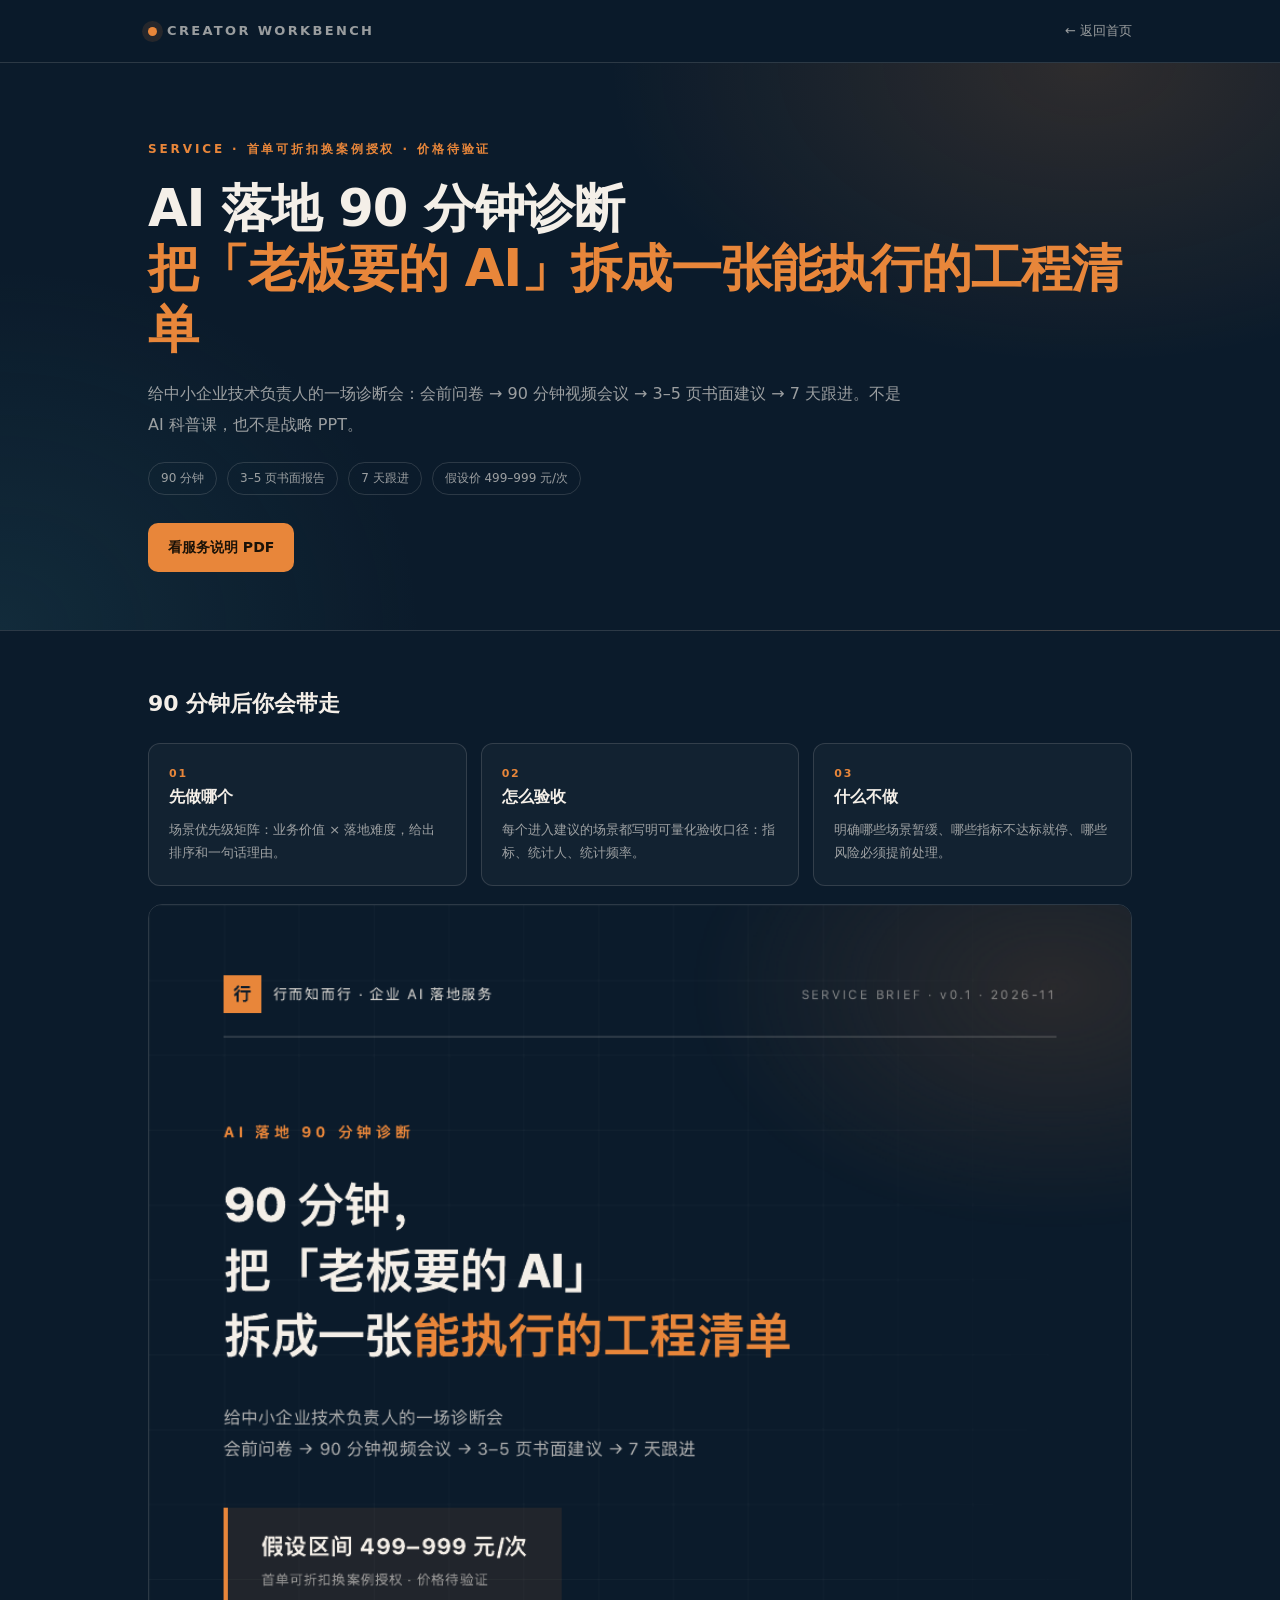
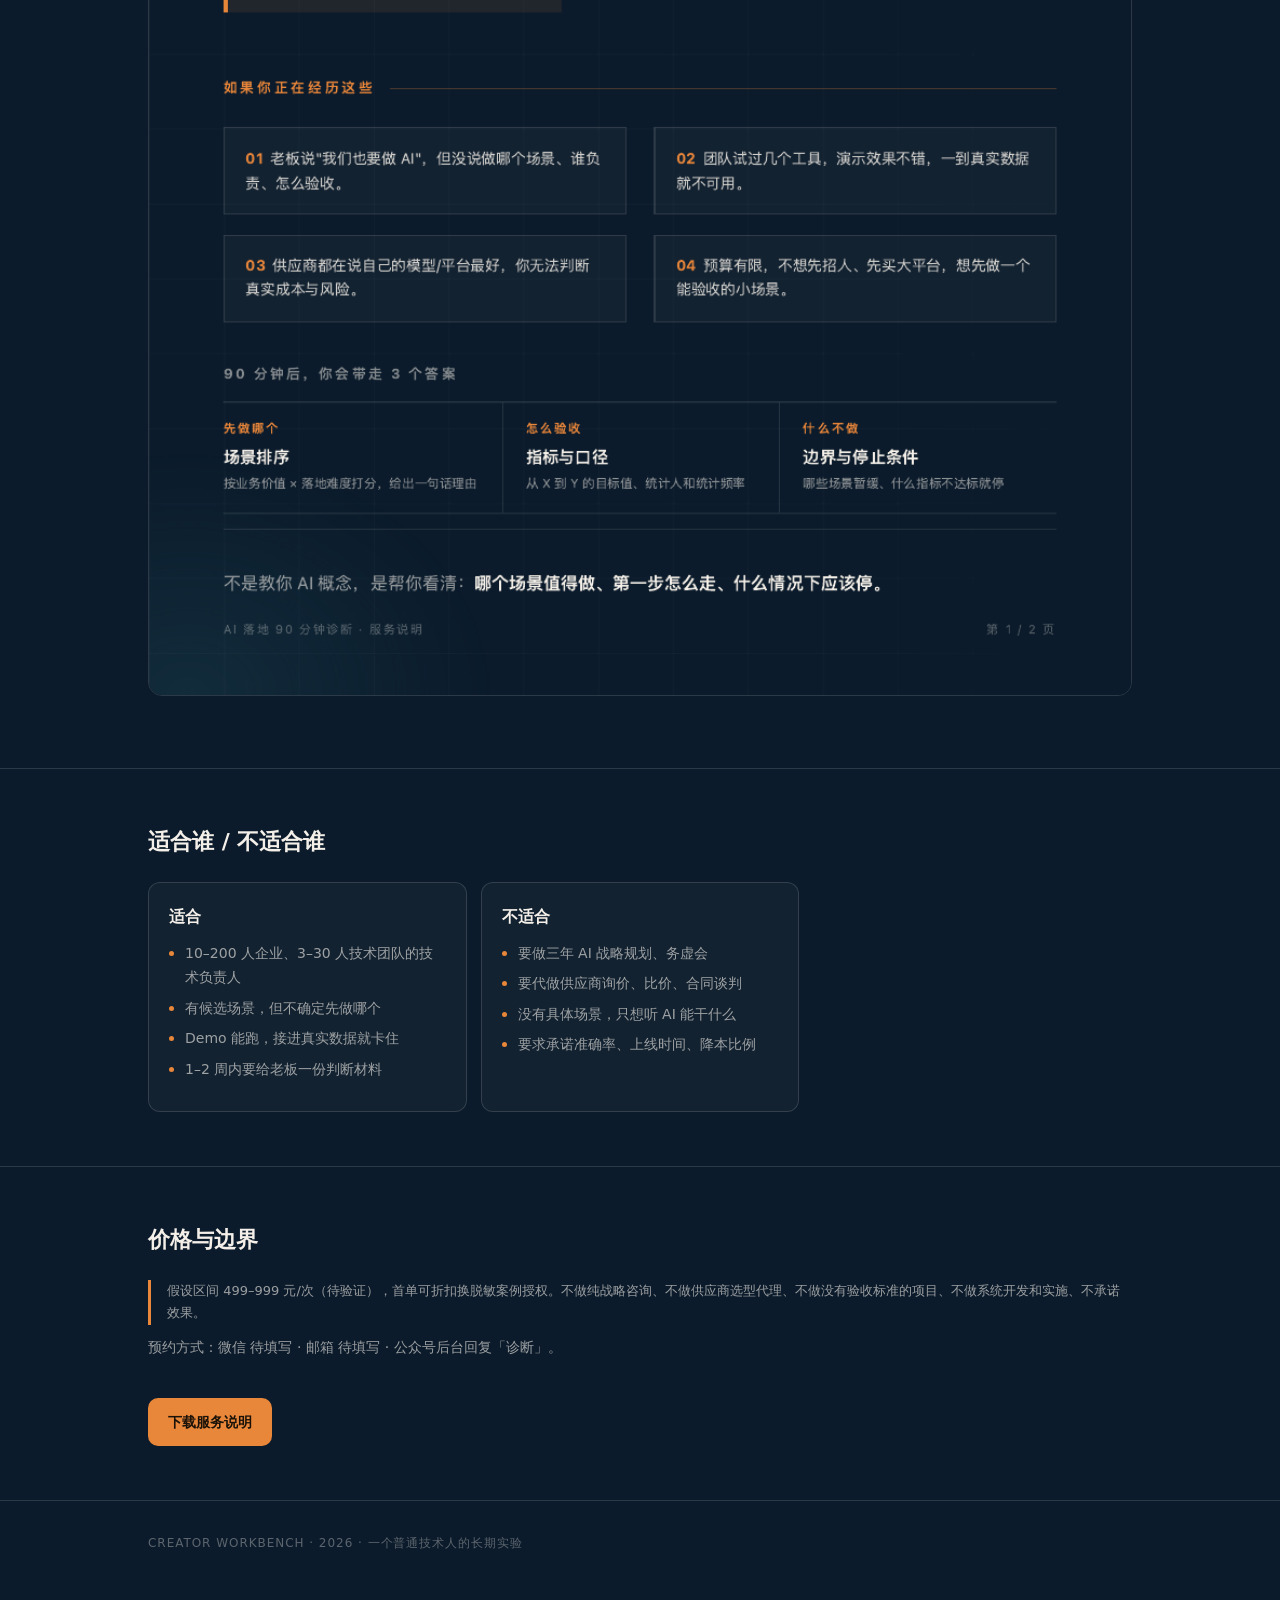
<file: products/ai-diagnosis.html>
<!doctype html><html lang="zh-CN"><head><meta charset="utf-8"><meta name="viewport" content="width=device-width, initial-scale=1"><title>AI 落地 90 分钟诊断 · 把老板的 AI 拆成可验收的工程任务</title><link rel="stylesheet" href="../assets/product.css"></head><body>
<nav class="nav"><div class="wrap nav-in"><a class="brand" href="../index.html"><span class="mark"></span>CREATOR WORKBENCH</a><a href="../index.html">← 返回首页</a></div></nav>
<header class="hero"><div class="wrap">
<div class="eyebrow">SERVICE · 首单可折扣换案例授权 · 价格待验证</div>
<h1>AI 落地 90 分钟诊断<br><span>把「老板要的 AI」拆成一张能执行的工程清单</span></h1>
<p class="lead">给中小企业技术负责人的一场诊断会：会前问卷 → 90 分钟视频会议 → 3–5 页书面建议 → 7 天跟进。不是 AI 科普课，也不是战略 PPT。</p>
<div class="pills"><span class="pill">90 分钟</span><span class="pill">3–5 页书面报告</span><span class="pill">7 天跟进</span><span class="pill">假设价 499–999 元/次</span></div>
<a class="download" href="../downloads/AI落地90分钟诊断-服务说明.pdf">看服务说明 PDF</a>
</div></header>
<section class="section"><div class="wrap"><h2>90 分钟后你会带走</h2><div class="grid">
<div class="card"><div class="num">01</div><h3>先做哪个</h3><p>场景优先级矩阵：业务价值 × 落地难度，给出排序和一句话理由。</p></div>
<div class="card"><div class="num">02</div><h3>怎么验收</h3><p>每个进入建议的场景都写明可量化验收口径：指标、统计人、统计频率。</p></div>
<div class="card"><div class="num">03</div><h3>什么不做</h3><p>明确哪些场景暂缓、哪些指标不达标就停、哪些风险必须提前处理。</p></div>
</div><img class="img" src="../assets/product-diagnosis-cover.png" alt="AI 落地 90 分钟诊断服务说明"></div></section>
<section class="section"><div class="wrap"><h2>适合谁 / 不适合谁</h2><div class="grid"><div class="card"><h3>适合</h3><ul class="list"><li>10–200 人企业、3–30 人技术团队的技术负责人</li><li>有候选场景，但不确定先做哪个</li><li>Demo 能跑，接进真实数据就卡住</li><li>1–2 周内要给老板一份判断材料</li></ul></div><div class="card"><h3>不适合</h3><ul class="list"><li>要做三年 AI 战略规划、务虚会</li><li>要代做供应商询价、比价、合同谈判</li><li>没有具体场景，只想听 AI 能干什么</li><li>要求承诺准确率、上线时间、降本比例</li></ul></div></div></div></section>
<section class="section"><div class="wrap"><h2>价格与边界</h2><p class="note">假设区间 499–999 元/次（待验证），首单可折扣换脱敏案例授权。不做纯战略咨询、不做供应商选型代理、不做没有验收标准的项目、不做系统开发和实施、不承诺效果。</p><p>预约方式：微信 待填写 · 邮箱 待填写 · 公众号后台回复「诊断」。</p><a class="download" href="../downloads/AI落地90分钟诊断-服务说明.pdf">下载服务说明</a></div></section>
<footer class="footer"><div class="wrap">CREATOR WORKBENCH · 2026 · 一个普通技术人的长期实验</div></footer>
</body></html>
</file>
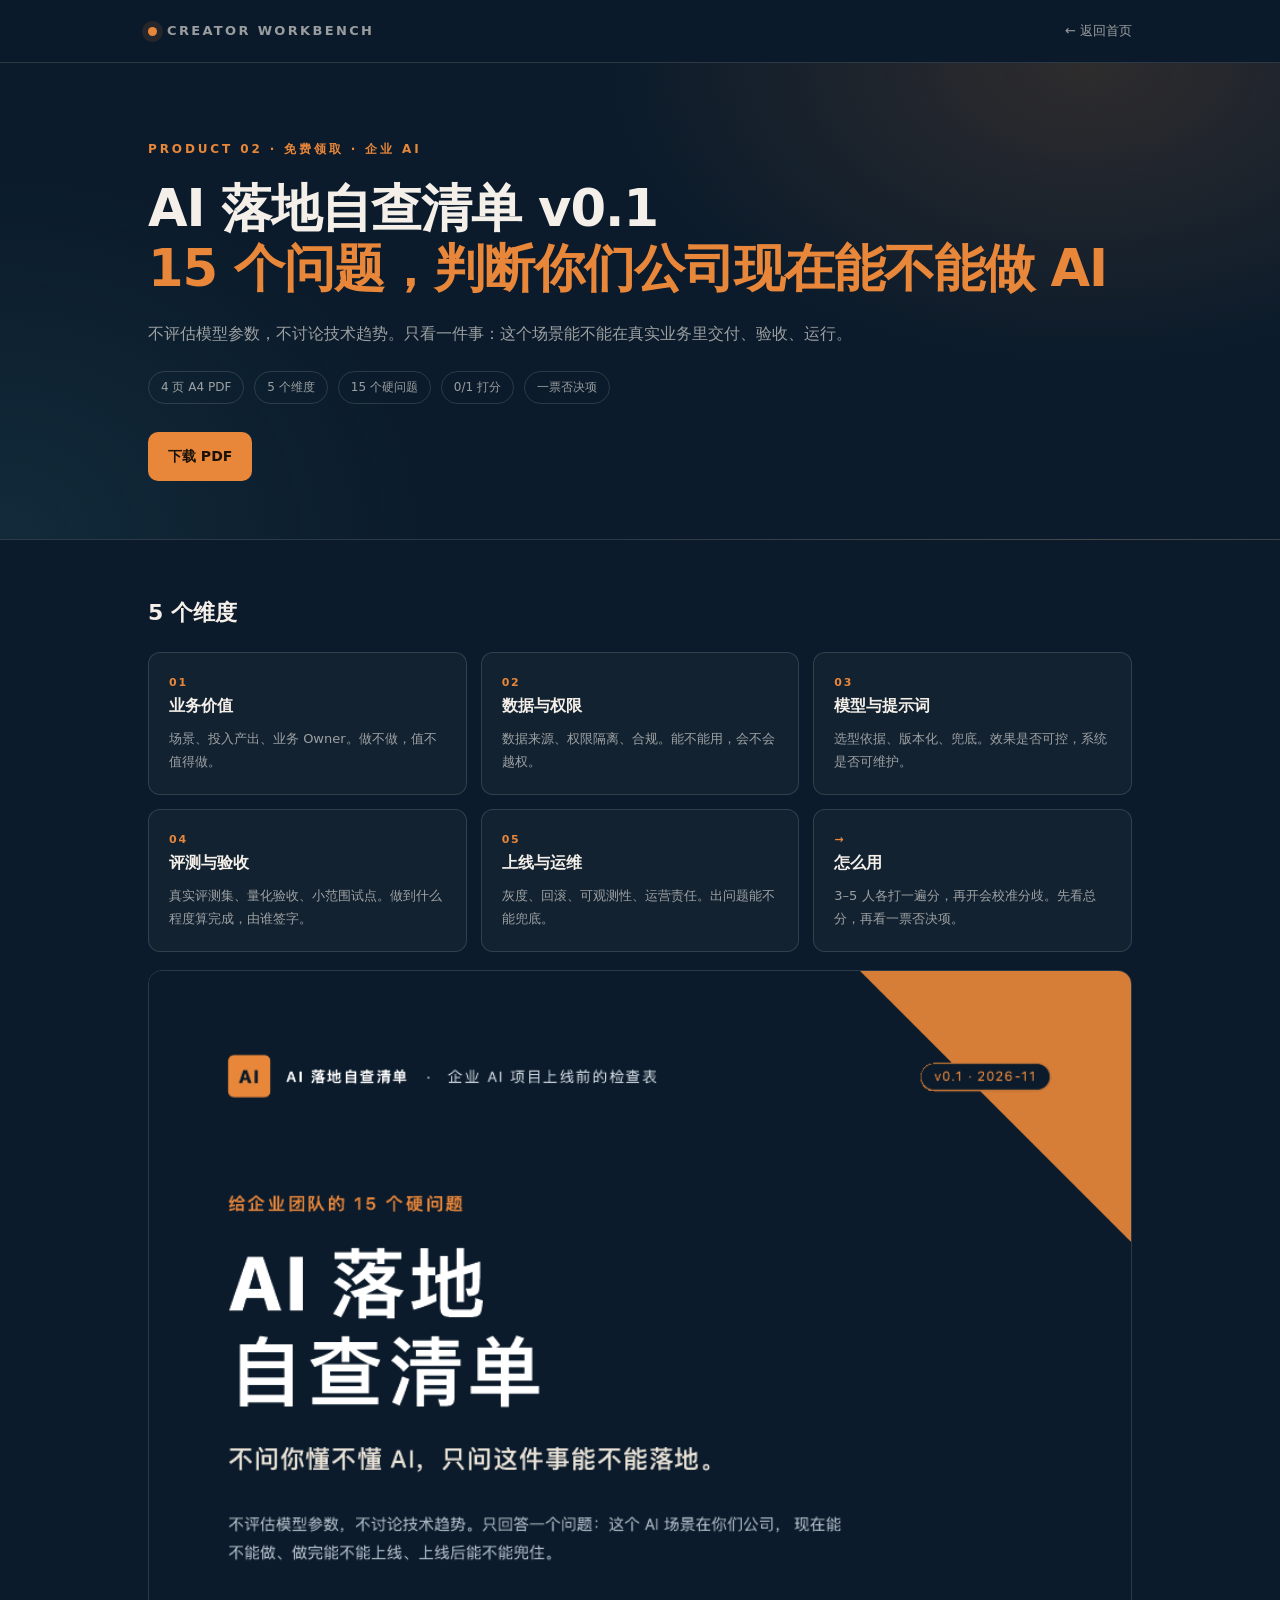
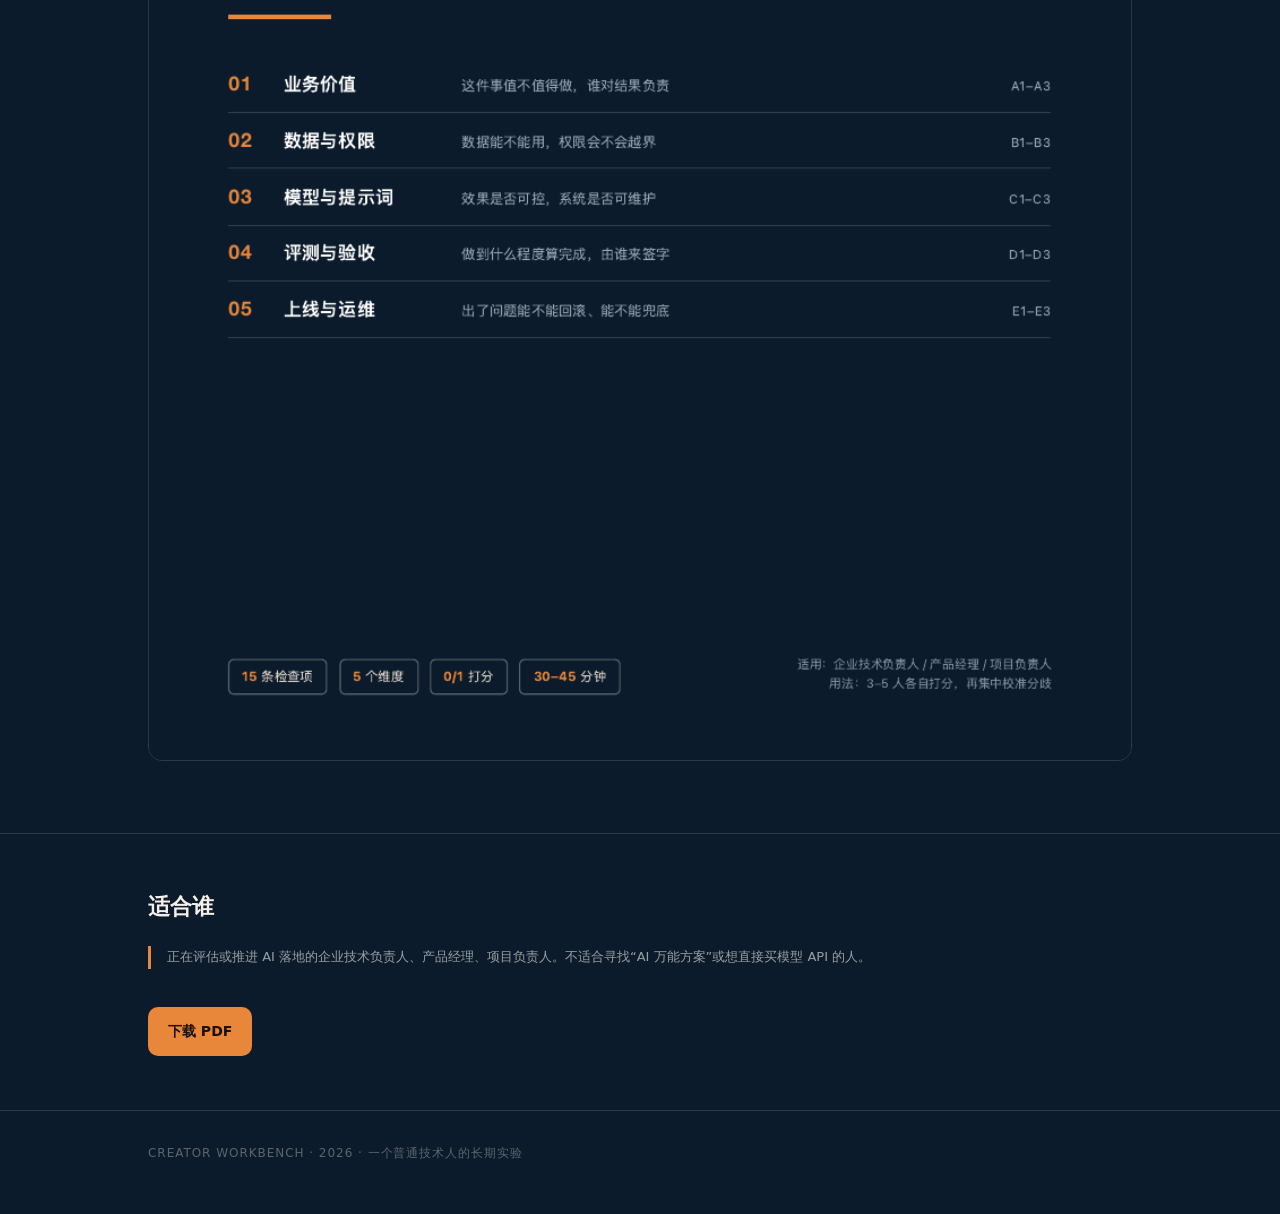
<file: products/ai-landing-checklist.html>
<!doctype html><html lang="zh-CN"><head><meta charset="utf-8"><meta name="viewport" content="width=device-width, initial-scale=1"><title>AI 落地自查清单 v0.1 · 15 个问题判断能不能做 AI</title><link rel="stylesheet" href="../assets/product.css"></head><body>
<nav class="nav"><div class="wrap nav-in"><a class="brand" href="../index.html"><span class="mark"></span>CREATOR WORKBENCH</a><a href="../index.html">← 返回首页</a></div></nav>
<header class="hero"><div class="wrap">
<div class="eyebrow">PRODUCT 02 · 免费领取 · 企业 AI</div>
<h1>AI 落地自查清单 v0.1<br><span>15 个问题，判断你们公司现在能不能做 AI</span></h1>
<p class="lead">不评估模型参数，不讨论技术趋势。只看一件事：这个场景能不能在真实业务里交付、验收、运行。</p>
<div class="pills"><span class="pill">4 页 A4 PDF</span><span class="pill">5 个维度</span><span class="pill">15 个硬问题</span><span class="pill">0/1 打分</span><span class="pill">一票否决项</span></div>
<a class="download" href="../downloads/AI落地自查清单-v0.1.pdf">下载 PDF</a>
</div></header>
<section class="section"><div class="wrap"><h2>5 个维度</h2><div class="grid">
<div class="card"><div class="num">01</div><h3>业务价值</h3><p>场景、投入产出、业务 Owner。做不做，值不值得做。</p></div>
<div class="card"><div class="num">02</div><h3>数据与权限</h3><p>数据来源、权限隔离、合规。能不能用，会不会越权。</p></div>
<div class="card"><div class="num">03</div><h3>模型与提示词</h3><p>选型依据、版本化、兜底。效果是否可控，系统是否可维护。</p></div>
<div class="card"><div class="num">04</div><h3>评测与验收</h3><p>真实评测集、量化验收、小范围试点。做到什么程度算完成，由谁签字。</p></div>
<div class="card"><div class="num">05</div><h3>上线与运维</h3><p>灰度、回滚、可观测性、运营责任。出问题能不能兜底。</p></div>
<div class="card"><div class="num">→</div><h3>怎么用</h3><p>3–5 人各打一遍分，再开会校准分歧。先看总分，再看一票否决项。</p></div>
</div><img class="img" src="../assets/product-checklist-cover.png" alt="AI 落地自查清单封面"></div></section>
<section class="section"><div class="wrap"><h2>适合谁</h2><p class="note">正在评估或推进 AI 落地的企业技术负责人、产品经理、项目负责人。不适合寻找“AI 万能方案”或想直接买模型 API 的人。</p><a class="download" href="../downloads/AI落地自查清单-v0.1.pdf">下载 PDF</a></div></section>
<footer class="footer"><div class="wrap">CREATOR WORKBENCH · 2026 · 一个普通技术人的长期实验</div></footer>
</body></html>
</file>
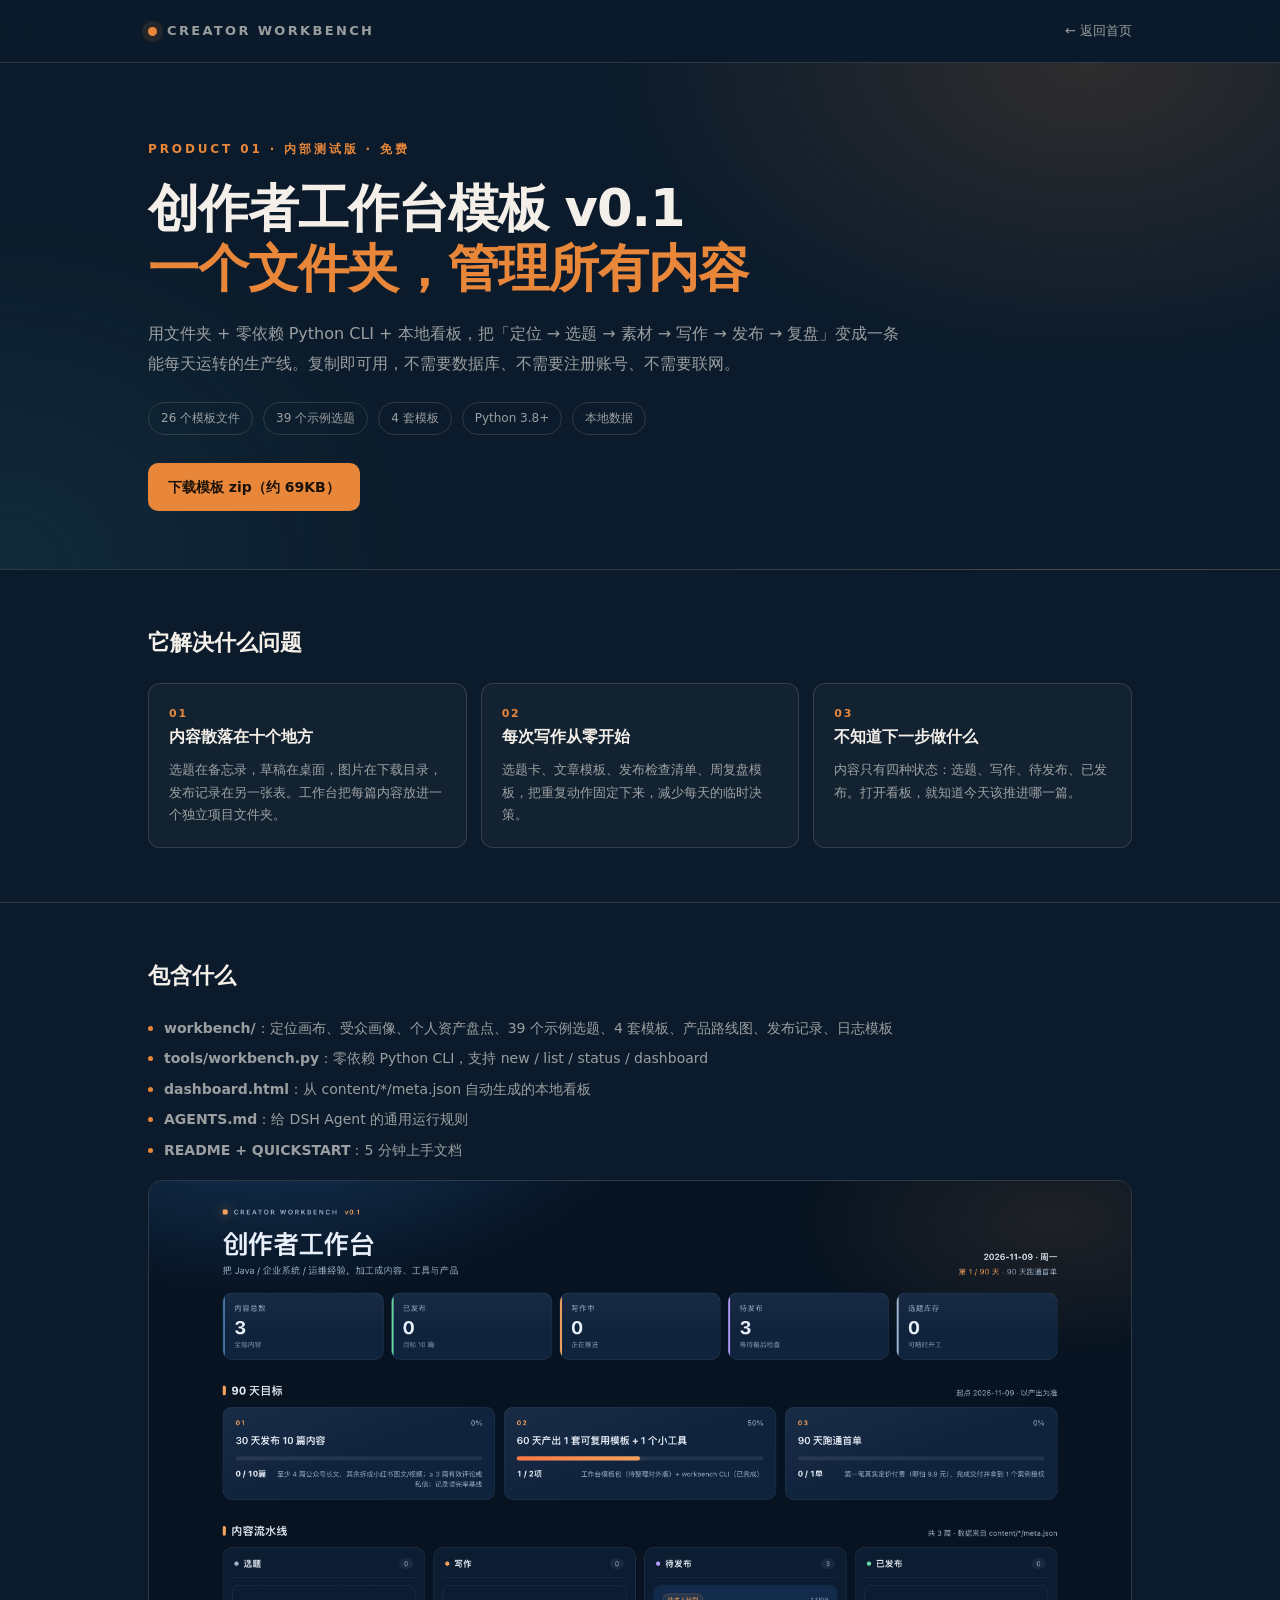
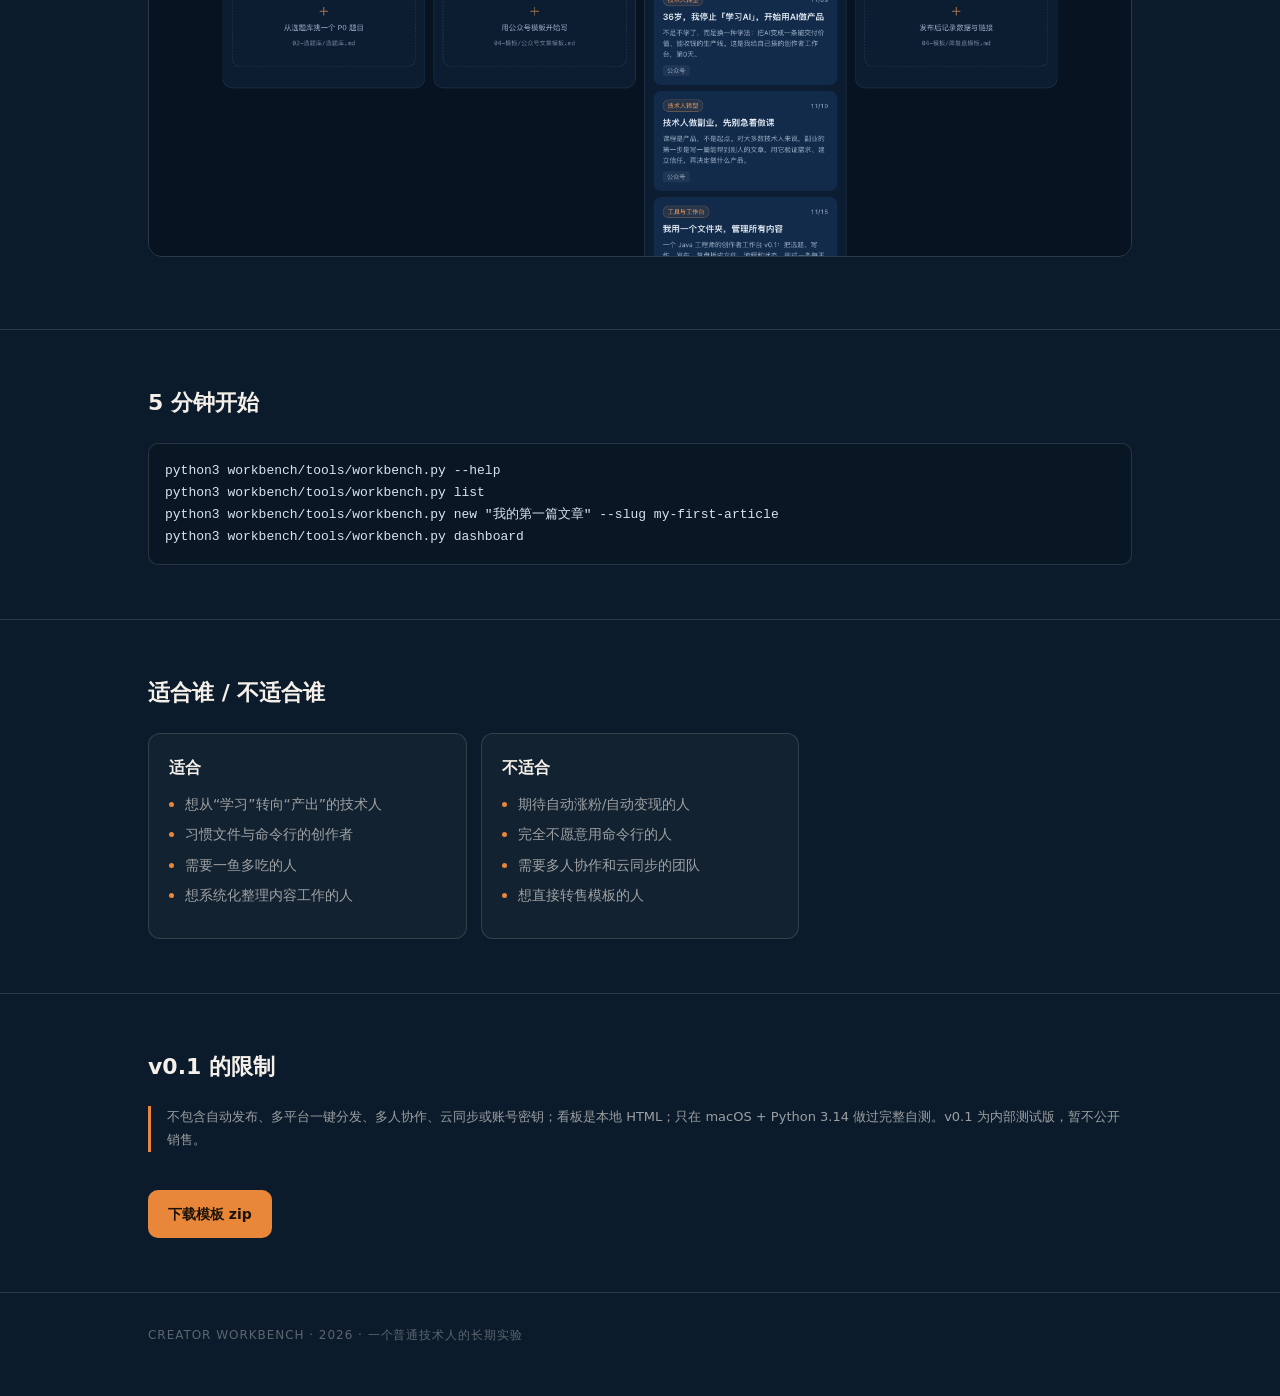
<file: products/creator-workbench-template.html>
<!doctype html><html lang="zh-CN"><head><meta charset="utf-8"><meta name="viewport" content="width=device-width, initial-scale=1"><title>创作者工作台模板 v0.1 · 一个文件夹管理所有内容</title><link rel="stylesheet" href="../assets/product.css"></head><body>
<nav class="nav"><div class="wrap nav-in"><a class="brand" href="../index.html"><span class="mark"></span>CREATOR WORKBENCH</a><a href="../index.html">← 返回首页</a></div></nav>
<header class="hero"><div class="wrap">
<div class="eyebrow">PRODUCT 01 · 内部测试版 · 免费</div>
<h1>创作者工作台模板 v0.1<br><span>一个文件夹，管理所有内容</span></h1>
<p class="lead">用文件夹 + 零依赖 Python CLI + 本地看板，把「定位 → 选题 → 素材 → 写作 → 发布 → 复盘」变成一条能每天运转的生产线。复制即可用，不需要数据库、不需要注册账号、不需要联网。</p>
<div class="pills"><span class="pill">26 个模板文件</span><span class="pill">39 个示例选题</span><span class="pill">4 套模板</span><span class="pill">Python 3.8+</span><span class="pill">本地数据</span></div>
<a class="download" href="../downloads/creator-workbench-template-v0.1.zip">下载模板 zip（约 69KB）</a>
</div></header>
<section class="section"><div class="wrap"><h2>它解决什么问题</h2><div class="grid">
<div class="card"><div class="num">01</div><h3>内容散落在十个地方</h3><p>选题在备忘录，草稿在桌面，图片在下载目录，发布记录在另一张表。工作台把每篇内容放进一个独立项目文件夹。</p></div>
<div class="card"><div class="num">02</div><h3>每次写作从零开始</h3><p>选题卡、文章模板、发布检查清单、周复盘模板，把重复动作固定下来，减少每天的临时决策。</p></div>
<div class="card"><div class="num">03</div><h3>不知道下一步做什么</h3><p>内容只有四种状态：选题、写作、待发布、已发布。打开看板，就知道今天该推进哪一篇。</p></div>
</div></div></section>
<section class="section"><div class="wrap"><h2>包含什么</h2><ul class="list"><li><b>workbench/</b>：定位画布、受众画像、个人资产盘点、39 个示例选题、4 套模板、产品路线图、发布记录、日志模板</li><li><b>tools/workbench.py</b>：零依赖 Python CLI，支持 new / list / status / dashboard</li><li><b>dashboard.html</b>：从 content/*/meta.json 自动生成的本地看板</li><li><b>AGENTS.md</b>：给 DSH Agent 的通用运行规则</li><li><b>README + QUICKSTART</b>：5 分钟上手文档</li></ul><img class="img" src="../assets/product-workbench-dashboard.png" alt="创作者工作台看板"></div></section>
<section class="section"><div class="wrap"><h2>5 分钟开始</h2><div class="code">python3 workbench/tools/workbench.py --help
python3 workbench/tools/workbench.py list
python3 workbench/tools/workbench.py new "我的第一篇文章" --slug my-first-article
python3 workbench/tools/workbench.py dashboard</div></div></section>
<section class="section"><div class="wrap"><h2>适合谁 / 不适合谁</h2><div class="grid"><div class="card"><h3>适合</h3><ul class="list"><li>想从“学习”转向“产出”的技术人</li><li>习惯文件与命令行的创作者</li><li>需要一鱼多吃的人</li><li>想系统化整理内容工作的人</li></ul></div><div class="card"><h3>不适合</h3><ul class="list"><li>期待自动涨粉/自动变现的人</li><li>完全不愿意用命令行的人</li><li>需要多人协作和云同步的团队</li><li>想直接转售模板的人</li></ul></div></div></div></section>
<section class="section"><div class="wrap"><h2>v0.1 的限制</h2><p class="note">不包含自动发布、多平台一键分发、多人协作、云同步或账号密钥；看板是本地 HTML；只在 macOS + Python 3.14 做过完整自测。v0.1 为内部测试版，暂不公开销售。</p><a class="download" href="../downloads/creator-workbench-template-v0.1.zip">下载模板 zip</a></div></section>
<footer class="footer"><div class="wrap">CREATOR WORKBENCH · 2026 · 一个普通技术人的长期实验</div></footer>
</body></html>
</file>
<file: assets/product.css>
:root{--navy:#0B1B2B;--navy2:#10283D;--orange:#E8863A;--cream:#F4EFE8;--dim:rgba(244,239,232,.62);--line:rgba(244,239,232,.14);--max:1040px}
*{box-sizing:border-box;margin:0;padding:0}html{scroll-behavior:smooth}body{background:var(--navy);color:var(--cream);font-family:"PingFang SC","Hiragino Sans GB","Microsoft YaHei",system-ui,sans-serif;-webkit-font-smoothing:antialiased;line-height:1.75}
a{color:inherit;text-decoration:none}.wrap{max-width:var(--max);margin:0 auto;padding:0 28px}
.nav{position:sticky;top:0;z-index:20;background:rgba(11,27,43,.86);backdrop-filter:blur(16px);border-bottom:1px solid var(--line)}
.nav-in{height:62px;display:flex;align-items:center;justify-content:space-between}.brand{font-size:13px;letter-spacing:.18em;font-weight:700;display:flex;align-items:center;gap:10px}.mark{width:9px;height:9px;border-radius:50%;background:var(--orange);box-shadow:0 0 0 6px rgba(232,134,58,.12)}.nav a{font-size:13px;color:var(--dim)}
.hero{padding:76px 0 58px;border-bottom:1px solid var(--line);background:radial-gradient(800px 500px at 85% 0%,rgba(232,134,58,.16),transparent 60%),radial-gradient(700px 600px at 0% 100%,rgba(45,106,120,.2),transparent 60%)}
.eyebrow{color:var(--orange);font-size:12px;letter-spacing:.24em;font-weight:600}h1{font-size:clamp(32px,4vw,52px);line-height:1.18;margin-top:18px;font-weight:800;letter-spacing:-.02em}h1 span{color:var(--orange)}.lead{margin-top:20px;color:var(--dim);font-size:16px;max-width:760px;line-height:1.9}.pills{display:flex;flex-wrap:wrap;gap:10px;margin-top:22px}.pill{font-size:12px;border:1px solid var(--line);border-radius:999px;padding:5px 12px;color:var(--dim)}.download{display:inline-flex;align-items:center;gap:8px;margin-top:28px;background:var(--orange);color:#1a1208;font-weight:700;font-size:14px;padding:12px 20px;border-radius:10px}.download:hover{background:#f19a53}
.section{padding:54px 0;border-bottom:1px solid var(--line)}h2{font-size:22px;font-weight:700;margin-bottom:20px}h3{font-size:16px;margin-bottom:8px;color:var(--cream)}p{font-size:14px;color:var(--dim);margin-bottom:10px}.grid{display:grid;grid-template-columns:repeat(3,1fr);gap:14px}.card{border:1px solid var(--line);border-radius:12px;padding:20px;background:rgba(244,239,232,.03)}.card p{font-size:13px;margin:0}.card .num{color:var(--orange);font-size:11px;letter-spacing:.16em;font-weight:600}.list{list-style:none;margin:10px 0}.list li{font-size:14px;color:var(--dim);padding-left:16px;position:relative;margin-bottom:6px}.list li:before{content:"";position:absolute;left:0;top:10px;width:5px;height:5px;border-radius:50%;background:var(--orange)}
.code{background:rgba(0,0,0,.18);border:1px solid var(--line);border-radius:10px;padding:16px;font:13px/1.7 ui-monospace,SFMono-Regular,Menlo,monospace;color:#d9e3ec;white-space:pre-wrap}
.img{display:block;width:100%;border:1px solid var(--line);border-radius:14px;margin:18px 0}.note{border-left:3px solid var(--orange);padding-left:16px;color:var(--dim);font-size:13px}.footer{padding:32px 0 50px;color:rgba(244,239,232,.35);font-size:12px;letter-spacing:.08em}
@media(max-width:820px){.grid{grid-template-columns:1fr}.hero{padding:58px 0 44px}.section{padding:42px 0}}
</file>
